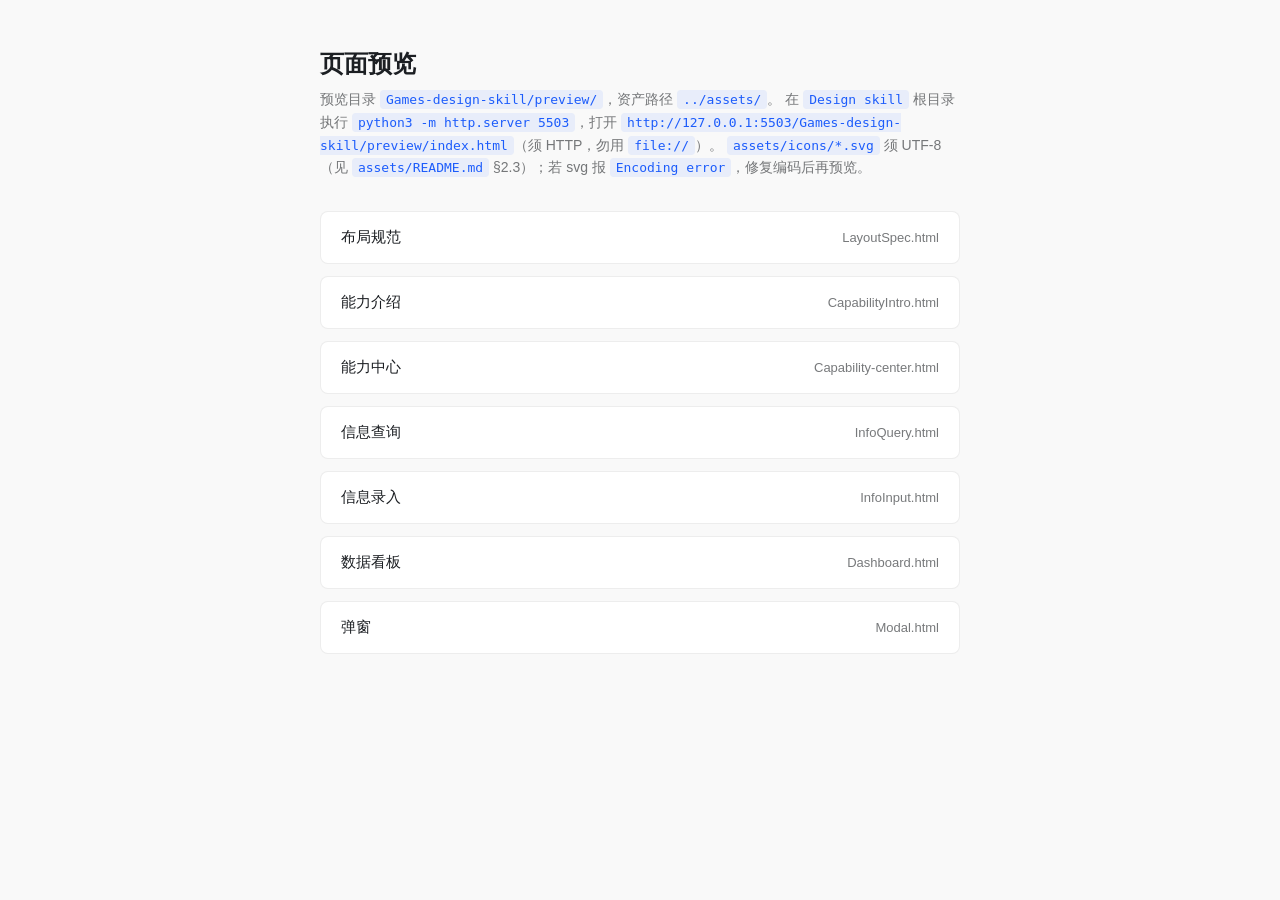
<file: Games-design-skill/preview/index.html>
<!DOCTYPE html>
<html lang="zh-CN">
<head>
  <meta charset="UTF-8" />
  <meta name="viewport" content="width=device-width, initial-scale=1.0" />
  <title>Games Design Skill — 预览入口</title>
  <style>
    :root {
      --text: #1c1f23;
      --muted: rgba(28, 31, 35, 0.6);
      --primary: #1c5cfb;
      --bg: #f9f9f9;
      --card: #fff;
      --border: rgba(28, 31, 35, 0.08);
      --font: "PingFang SC", -apple-system, BlinkMacSystemFont, "Microsoft YaHei", sans-serif;
    }
    * { box-sizing: border-box; }
    body {
      margin: 0;
      min-height: 100vh;
      font-family: var(--font);
      background: var(--bg);
      color: var(--text);
      padding: 48px 24px;
    }
    main {
      max-width: 640px;
      margin: 0 auto;
    }
    h1 {
      margin: 0 0 8px;
      font-size: 24px;
      font-weight: 600;
    }
    .hint {
      margin: 0 0 32px;
      font-size: 14px;
      line-height: 1.6;
      color: var(--muted);
    }
    .hint code {
      font-size: 13px;
      background: rgba(28, 92, 251, 0.08);
      color: var(--primary);
      padding: 2px 6px;
      border-radius: 4px;
    }
    ul {
      list-style: none;
      margin: 0;
      padding: 0;
      display: grid;
      gap: 12px;
    }
    a {
      display: flex;
      align-items: center;
      justify-content: space-between;
      padding: 16px 20px;
      background: var(--card);
      border: 1px solid var(--border);
      border-radius: 8px;
      color: var(--text);
      text-decoration: none;
      transition: border-color 0.15s ease, box-shadow 0.15s ease;
    }
    a:hover {
      border-color: rgba(28, 92, 251, 0.35);
      box-shadow: 0 4px 12px rgba(28, 92, 251, 0.08);
    }
    .name { font-size: 15px; font-weight: 500; }
    .file { font-size: 13px; color: var(--muted); }
  </style>
</head>
<body>
  <main>
    <h1>页面预览</h1>
    <p class="hint">
      预览目录 <code>Games-design-skill/preview/</code>，资产路径 <code>../assets/</code>。
      在 <code>Design skill</code> 根目录执行 <code>python3 -m http.server 5503</code>，打开
      <code>http://127.0.0.1:5503/Games-design-skill/preview/index.html</code>（须 HTTP，勿用 <code>file://</code>）。
      <code>assets/icons/*.svg</code> 须 UTF-8（见 <code>assets/README.md</code> §2.3）；若 svg 报 <code>Encoding error</code>，修复编码后再预览。
    </p>
    <ul>
      <li><a href="LayoutSpec.html"><span class="name">布局规范</span><span class="file">LayoutSpec.html</span></a></li>
      <li><a href="CapabilityIntro.html"><span class="name">能力介绍</span><span class="file">CapabilityIntro.html</span></a></li>
      <li><a href="Capability-center.html"><span class="name">能力中心</span><span class="file">Capability-center.html</span></a></li>
      <li><a href="InfoQuery.html"><span class="name">信息查询</span><span class="file">InfoQuery.html</span></a></li>
      <li><a href="InfoInput.html"><span class="name">信息录入</span><span class="file">InfoInput.html</span></a></li>
      <li><a href="Dashboard.html"><span class="name">数据看板</span><span class="file">Dashboard.html</span></a></li>
      <li><a href="Modal.html"><span class="name">弹窗</span><span class="file">Modal.html</span></a></li>
    </ul>
  </main>
</body>
</html>
</file>
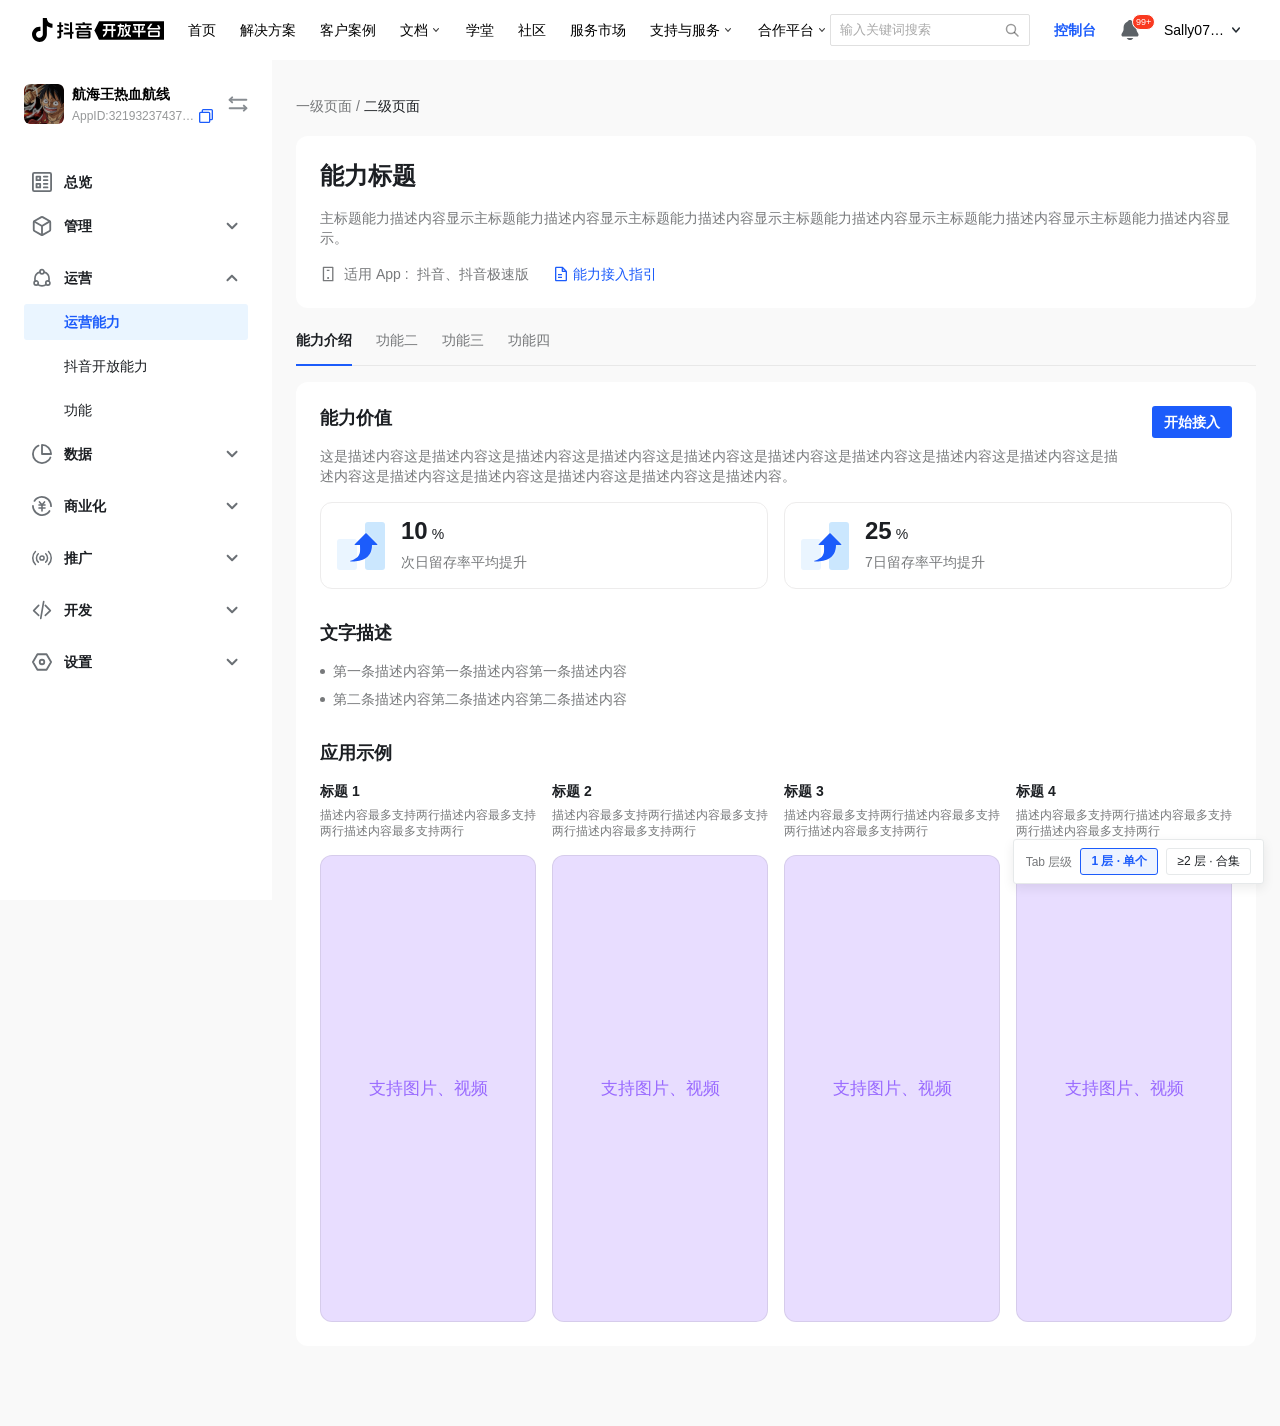
<file: Games-design-skill/preview/CapabilityIntro.html>
<!DOCTYPE html>
<html lang="zh-CN">
<head>
  <meta charset="UTF-8" />
  <meta name="viewport" content="width=device-width, initial-scale=1.0" />
  <title>能力标题 — 能力介绍</title>
  <link rel="stylesheet" href="../assets/layout-shell.css" />
  <style>
    :root {
      --primary: #1c5cfb;
      --primary-light: #edf3ff;
      --primary-bg-nav: #eaf5ff;
      --text-0: #1c1f23;
      --text-1: #171a1c;
      --text-2: rgba(28, 31, 35, 0.6);
      --text-3: rgba(23, 26, 28, 0.45);
      --bg-page: #f9f9f9;
      --bg-white: #ffffff;
      --border: #e6e9ea;
      --card-border: #edecec;
      --tab-line-border: rgba(28, 31, 35, 0.08);
      --danger: #f93920;
      --media-bg: rgba(100, 28, 255, 0.15);
      --media-text: rgba(100, 28, 255, 0.6);
      --font: "PingFang SC", -apple-system, BlinkMacSystemFont, "Microsoft YaHei", sans-serif;
      --header-h: 60px;
      --sidebar-w: 272px;
      --content-w: 1072px;
      --radius-card: 12px;
      --radius-sm: 3px;
    }

    * { box-sizing: border-box; margin: 0; padding: 0; }
    body {
      font-family: var(--font);
      font-size: 14px;
      line-height: 20px;
      color: var(--text-0);
    }

    /* Figma 1878:102224：Header 底 → 标题/内容顶 32px（由 layout-shell.css 提供，勿覆盖 padding-top） */
    .main {
      max-width: var(--content-w);
      margin: 0 auto;
      padding: 0 0 48px;
    }

    /* Breadcrumb */
    .breadcrumb {
      display: flex;
      align-items: center;
      height: 28px;
      margin-bottom: 16px;
      font-size: 14px;
    }
    .breadcrumb a, .breadcrumb .sep { color: var(--text-2); text-decoration: none; }
    .breadcrumb .sep { margin: 0 4px; }
    .breadcrumb .current { color: var(--text-0); }

    /* Cards */
    .card {
      background: var(--bg-white);
      border-radius: var(--radius-card);
      padding: 24px;
      margin-bottom: 8px;
    }
    .card:last-child { margin-bottom: 0; }

    /* intro：Figma 1878:102227，纵向 gap 16px，元信息在卡片内 */
    .card.intro {
      display: flex;
      flex-direction: column;
      gap: 16px;
      margin-bottom: 8px;
    }
    .card.intro .page-title { margin-bottom: 0; }
    .card.intro .desc { margin-bottom: 0; }

    .page-title {
      font-size: 24px;
      font-weight: 600;
      line-height: 32px;
      margin-bottom: 16px;
    }
    .desc {
      color: var(--text-2);
      font-size: 14px;
      line-height: 20px;
    }

    /* Line tabs */
    .tabs-line {
      display: flex;
      border-bottom: 1px solid var(--tab-line-border);
      margin-bottom: 16px;
      background: transparent;
    }
    .tabs-line .tab {
      padding: 16px 0 14px;
      margin-right: 24px;
      font-size: 14px;
      color: var(--text-2);
      cursor: pointer;
      border-bottom: 2px solid transparent;
      margin-bottom: -1px;
      background: none;
      border-top: none;
      border-left: none;
      border-right: none;
      font-family: inherit;
    }
    .tabs-line .tab.active {
      color: var(--text-0);
      font-weight: 600;
      border-bottom-color: var(--primary);
    }

    /* Button tabs（合集 · ≥2 层 Tab） */
    .tabs-btn {
      display: flex;
      gap: 8px;
      margin-bottom: 16px;
    }
    .tabs-btn .tab {
      padding: 8px 12px;
      border-radius: var(--radius-sm);
      font-size: 14px;
      color: var(--text-2);
      cursor: pointer;
      border: none;
      background: transparent;
      font-family: inherit;
    }
    .tabs-btn .tab.active {
      background: var(--primary-light);
      color: var(--primary);
      font-weight: 600;
    }

    .divider {
      height: 1px;
      background: var(--border);
      margin-bottom: 32px;
    }

    /* 变体切换：tabLevels ≥ 2 → 合集样式 */
    body.variant-collection .single-only { display: none !important; }
    body.variant-single .collection-only { display: none !important; }
    body.variant-collection .examples {
      justify-content: space-between;
      gap: 0;
    }
    #collection-value-header .section-title { margin-bottom: 16px; }
    #collection-value-header .desc { margin-bottom: 0; }
    #collection-sub-header { margin-bottom: 32px; }

    /* 能力价值首块：标题+描述+CTA，下方 16px 接指标卡（无分割线） */
    .value-block { margin-bottom: 32px; }
    .value-block:last-child { margin-bottom: 0; }
    .value-block .metrics { margin-top: 16px; }
    .value-block .sub-header.is-part-hidden + .metrics { margin-top: 0; }
    .value-block .sub-header { margin-bottom: 0; }

    /* Sub header row */
    .sub-header {
      display: flex;
      justify-content: space-between;
      align-items: flex-start;
      gap: 24px;
      margin-bottom: 32px;
    }
    .sub-header-left {
      flex: 1;
      display: flex;
      flex-direction: column;
      align-items: flex-start;
      gap: 16px;
    }
    .section-title {
      font-size: 18px;
      font-weight: 600;
      line-height: 24px;
      margin: 0 0 16px;
    }
    .sub-header .section-title {
      margin: 0;
    }
    .sub-header .desc {
      margin: 0;
      width: 100%;
    }
    .meta-row {
      display: flex;
      align-items: center;
      gap: 24px;
      margin: 0;
      flex-wrap: wrap;
    }
    .meta-item {
      display: flex;
      align-items: center;
      gap: 8px;
      color: var(--text-2);
      font-size: 14px;
      --meta-icon-muted: rgba(28, 31, 35, 0.6);
    }
    .meta-link {
      display: flex;
      align-items: center;
      gap: 4px;
      color: var(--primary);
      font-weight: 500;
      text-decoration: none;
      font-size: 14px;
      --meta-icon-primary: #1c5cfb;
    }
    /* Figma 16×16 元信息图标，SVG 可通过 CSS 变量染色 */
    .meta-icon {
      width: 16px;
      height: 16px;
      min-width: 16px;
      min-height: 16px;
      flex-shrink: 0;
      display: inline-flex;
      align-items: center;
      justify-content: center;
    }
    .meta-icon svg,
    .meta-icon img {
      display: block;
      width: 16px;
      height: 16px;
    }
    .btn-primary {
      background: var(--primary);
      color: #fff;
      border: none;
      border-radius: var(--radius-sm);
      padding: 6px 12px;
      font-size: 14px;
      font-weight: 600;
      line-height: 20px;
      cursor: pointer;
      font-family: inherit;
      white-space: nowrap;
    }
    .btn-primary:hover { background: #1649d4; }

    .block { margin-bottom: 32px; }
    .block:last-child { margin-bottom: 0; }

    .info-sections {
      display: flex;
      flex-direction: column;
      gap: 32px;
    }
    .info-sections .block,
    .info-sections .value-block { margin-bottom: 0; }
    .info-section.is-hidden { display: none; }
    .is-part-hidden { display: none !important; }
    .info-sections.is-empty { display: none; }
    .card.info.is-content-empty { display: none; }

    /* 能力价值卡片：最少 2、最多 4，按 data-count 均分整行 */
    .metrics {
      display: grid;
      gap: 16px;
      margin-top: 16px;
      width: 100%;
    }
    .metrics[data-count="2"] { grid-template-columns: repeat(2, minmax(0, 1fr)); }
    .metrics[data-count="3"] { grid-template-columns: repeat(3, minmax(0, 1fr)); }
    .metrics[data-count="4"] { grid-template-columns: repeat(4, minmax(0, 1fr)); }
    .metric-card {
      border: 1px solid var(--card-border);
      border-radius: var(--radius-card);
      padding: 16px;
      display: flex;
      align-items: center;
      gap: 16px;
      min-width: 0;
    }
    .metric-card__body {
      flex: 1;
      min-width: 0;
    }
    /* 能力价值图标：Figma 1886:87457 · 容器与切图均为 48×48，SVG 通过 CSS 变量染色 */
    .metric-icon {
      --metric-icon-bg-0: #eaf5ff;
      --metric-icon-bg-1: #cbe7fe;
      --metric-icon-primary: #1c5cfb;
      --metric-icon-highlight: rgba(255, 255, 255, 0.1);
      width: 48px;
      height: 48px;
      min-width: 48px;
      min-height: 48px;
      flex-shrink: 0;
      display: block;
      overflow: hidden;
    }
    .metric-icon svg {
      display: block;
      width: 48px;
      height: 48px;
    }
    .metric-icon img {
      display: block;
      width: 48px;
      height: 48px;
    }
    .metric-value {
      display: inline-flex;
      align-items: baseline;
      gap: 4px;
    }
    .metric-value .num {
      font-size: 24px;
      font-weight: 700;
      line-height: 1;
      letter-spacing: 0;
    }
    .metric-value .pct {
      font-size: 14px;
      font-weight: 500;
      line-height: 1;
      margin-left: 0;
    }
    .metric-label {
      font-size: 14px;
      color: var(--text-2);
      margin-top: 8px;
    }

    /* Bullet list */
    .bullet-list { list-style: none; margin-top: 16px; }
    .bullet-list li {
      display: flex;
      align-items: flex-start;
      gap: 8px;
      color: var(--text-2);
      margin-bottom: 8px;
    }
    .bullet-list li:last-child { margin-bottom: 0; }
    .bullet-list li::before {
      content: "";
      width: 5px;
      height: 5px;
      border-radius: 50%;
      background: var(--text-2);
      margin-top: 7.5px;
      flex-shrink: 0;
    }

    /* 应用示例：1~3 项左对齐 gap 52px；4 项 justify-between（Figma 2224:32184） */
    .examples {
      display: flex;
      flex-direction: row;
      justify-content: flex-start;
      align-items: flex-start;
      gap: 52px;
      margin-top: 16px;
      width: 100%;
      max-width: 1024px;
    }
    .examples[data-count="4"] {
      justify-content: space-between;
      gap: 0;
    }
    .ex-col {
      width: 216px;
      flex: 0 0 216px;
      display: flex;
      flex-direction: column;
      align-items: flex-start;
      gap: 16px;
    }
    /* 描述区 58px：标题 20 + gap 6 + 辅助文案 32（两行） */
    .ex-col__text {
      display: flex;
      flex-direction: column;
      gap: 6px;
      height: 58px;
      flex-shrink: 0;
      width: 216px;
    }
    .ex-col h4 {
      margin: 0;
      font-size: 14px;
      font-weight: 600;
      line-height: 20px;
      height: 20px;
      color: var(--text-0);
      overflow: hidden;
      text-overflow: ellipsis;
      white-space: nowrap;
    }
    .ex-col .ex-desc {
      margin: 0;
      font-size: 12px;
      line-height: 16px;
      color: var(--text-2);
      height: 32px;
      min-height: 32px;
      max-height: 32px;
      overflow: hidden;
      display: -webkit-box;
      -webkit-box-orient: vertical;
      -webkit-line-clamp: 2;
      word-break: break-word;
    }
    .ex-media {
      width: 216px;
      height: 467px;
      flex-shrink: 0;
      border-radius: var(--radius-card);
      border: 0.5px solid rgba(0, 0, 0, 0.08);
      background: var(--media-bg);
      display: flex;
      align-items: center;
      justify-content: center;
      color: var(--media-text);
      font-size: 17px;
      font-weight: 500;
      text-align: center;
      padding: 16px;
      overflow: hidden;
    }
    .ex-media img,
    .ex-media video {
      width: 100%;
      height: 100%;
      object-fit: cover;
      border-radius: inherit;
      display: block;
    }

    /* Pagination（仅应用示例 >4 项时展示） */
    .pagination {
      display: flex;
      align-items: center;
      justify-content: center;
      gap: 4px;
      margin-top: 16px;
      height: 32px;
    }
    .pagination.is-hidden {
      display: none;
    }
    .pagination button {
      width: 32px;
      height: 32px;
      border: none;
      background: transparent;
      border-radius: var(--radius-sm);
      cursor: pointer;
      display: flex;
      align-items: center;
      justify-content: center;
      color: var(--text-0);
    }
    .pagination button:hover:not(:disabled) { background: rgba(46, 50, 56, 0.05); }
    .pagination button:disabled {
      opacity: 0.35;
      cursor: not-allowed;
    }
    .pagination .page-text {
      min-width: 44px;
      text-align: center;
      font-size: 14px;
      line-height: 32px;
    }

    .tab-panel { display: none; }
    .tab-panel.active { display: block; }

    .ico-svg { display: inline-block; vertical-align: middle; }

    /* 预览：模版选型切换条 */
    .template-switcher {
      position: fixed;
      bottom: 16px;
      right: 16px;
      z-index: 200;
      display: flex;
      align-items: center;
      gap: 8px;
      padding: 8px 12px;
      background: var(--bg-white);
      border: 1px solid var(--border);
      border-radius: var(--radius-sm);
      box-shadow: 0 4px 12px rgba(0, 0, 0, 0.08);
      font-size: 12px;
      color: var(--text-2);
    }
    .template-switcher button {
      padding: 4px 10px;
      border: 1px solid var(--border);
      border-radius: var(--radius-sm);
      background: var(--bg-white);
      font-size: 12px;
      font-family: inherit;
      cursor: pointer;
      color: var(--text-0);
    }
    .template-switcher button.active {
      background: var(--primary-light);
      border-color: var(--primary);
      color: var(--primary);
      font-weight: 600;
    }
  </style>
</head>
<body>
<!-- ===== HEADER ===== -->
<header class="header">
  <div class="header-left">
    <!-- Logo -->
    <div class="logo">
      <svg viewBox="0 0 131.947 23.9475" fill="none" xmlns="http://www.w3.org/2000/svg" preserveAspectRatio="xMidYMid meet">
        <path d="M67.0093 3.13313H131.947V21.855H67.0093L62.393 12.495L67.0093 3.13313Z" fill="var(--fill-0,black)"/>
        <path d="M17.4119 4.79438C16.7741 4.3715 16.227 3.82119 15.8036 3.17666C15.3802 2.53214 15.0893 1.80677 14.9484 1.04438C14.8863 0.699849 14.8549 0.350303 14.8546 7.62939e-06H10.81V16.5C10.7745 17.3913 10.4032 18.2343 9.77334 18.8532C9.14351 19.4722 8.30378 19.8194 7.42915 19.8225C6.88075 19.822 6.34068 19.6856 5.85543 19.425C5.30704 19.1321 4.84762 18.6918 4.52683 18.1518C4.20604 17.6118 4.03611 16.9926 4.03539 16.3613C4.03685 15.4439 4.39493 14.5646 5.03112 13.9161C5.66731 13.2676 6.52968 12.9029 7.42915 12.9019C7.76853 12.9027 8.10579 12.9565 8.42925 13.0613V8.85938C8.098 8.81061 7.76383 8.78554 7.42915 8.78438C5.45942 8.78637 3.57091 9.58528 2.1781 11.0058C0.785291 12.4263 0.00195136 14.3524 4.50623e-06 16.3613C-0.00131226 17.5805 0.285971 18.7821 0.837446 19.8639C1.38892 20.9457 2.18829 21.8757 3.16763 22.575C4.41393 23.4699 5.90129 23.9493 7.42547 23.9475C9.39505 23.945 11.2833 23.146 12.676 21.7256C14.0687 20.3051 14.8522 18.3794 14.8546 16.3706V7.99688C16.4903 9.19636 18.4546 9.84053 20.4692 9.83813V5.71313C19.3842 5.71636 18.3218 5.39709 17.4119 4.79438Z" fill="var(--fill-0,black)"/>
        <path d="M27.231 4.20004V17.6738C27.2391 17.7744 27.2262 17.8756 27.1933 17.9707C27.1603 18.0659 27.108 18.1529 27.0398 18.226C26.9716 18.2991 26.889 18.3567 26.7974 18.395C26.7059 18.4333 26.6074 18.4514 26.5085 18.4482H25.3337V20.385H27.0876C28.4241 20.385 29.2367 19.5919 29.2367 18.1538V4.20004H27.231ZM31.0917 11.85L25.3264 12.735V14.7263L31.0917 13.8413V11.85ZM31.0917 6.87378H25.3264V8.77129H31.0917V6.87378ZM40.0376 20.6794V4.20004H37.9583V20.6813L40.0376 20.6794ZM36.7559 12.075V10.1382L32.4191 9.34504V11.2988L36.7559 12.075ZM36.7559 7.92754V5.97191L32.4191 5.17879V7.13441L36.7559 7.92754ZM41.5359 13.7532L31.7774 14.6363V16.59L41.5359 15.7238V13.7532Z" fill="var(--fill-0,black)"/>
        <path d="M59.8247 9.88876H43.378V11.7319H59.8247V9.88876ZM54.2414 10.3125H56.3905L56.9145 8.06251H54.7469L54.2414 10.3125ZM43.7218 7.27126H59.4809V5.42813H52.9213L52.6327 4.26751H50.4634L50.7704 5.42813H43.7218V7.27126ZM46.8858 10.3125H49.0349L48.5293 8.06251H46.3783L46.8858 10.3125ZM46.1504 17.4375H57.1369V15.75H46.1504V17.4375ZM47.2534 18.7275C47.1315 18.729 47.0139 18.6814 46.9262 18.5951C46.8384 18.5087 46.7875 18.3906 46.7846 18.2663V15.0225C46.7841 14.9595 46.7959 14.897 46.8193 14.8387C46.8427 14.7803 46.8771 14.7273 46.9207 14.6827C46.9643 14.638 47.0162 14.6026 47.0733 14.5786C47.1304 14.5545 47.1917 14.5423 47.2534 14.5425H55.964C56.0259 14.542 56.0873 14.5541 56.1447 14.578C56.202 14.602 56.2541 14.6373 56.2979 14.682C56.3417 14.7267 56.3763 14.7798 56.3998 14.8382C56.4233 14.8967 56.4351 14.9593 56.4346 15.0225V18.2663C56.4317 18.3909 56.3806 18.5094 56.2925 18.5958C56.2043 18.6822 56.0862 18.7295 55.964 18.7275H47.2534ZM46.5181 20.6025H56.6994C57.8741 20.6025 58.5084 19.9575 58.5084 18.7594V14.5894C58.5084 13.3913 57.8741 12.7463 56.6994 12.7463H46.507C45.3323 12.7463 44.6998 13.3913 44.6998 14.5894V18.7725C44.7035 19.9706 45.3359 20.6156 46.5107 20.6156L46.5181 20.6025Z" fill="var(--fill-0,black)"/>
        <path d="M71.2433 7.74753H83.1104V6.07504H71.2433V7.74753ZM70.6329 12.9807H83.7244V11.3119H70.6366L70.6329 12.9807ZM71.0649 19.245C74.3502 17.7882 75.4367 14.5575 75.4367 9.84191V6.97504H73.7105V10.1288C73.7105 13.3294 73.2508 15.7875 71.0649 17.1207V19.245ZM79.4225 19.1832H81.1322V6.97504H79.4225V19.1832Z" fill="var(--fill-0,white)"/>
        <path d="M92.218 11.4019C93.6446 10.6519 94.6263 8.86874 94.6263 5.74499H93.1004C93.1004 7.48874 92.832 8.41499 92.2235 9.09749L92.218 11.4019ZM94.2991 8.45999L98.6709 8.47499V6.89811H94.2991V8.45999ZM98.7996 19.1231V17.3625C96.3747 16.6125 94.8727 14.175 94.5455 11.1131H93.06C93.3928 15.33 95.5327 18.3337 98.7996 19.1231ZM92.4055 19.1231C95.2459 17.94 97.9374 15.9075 97.9374 9.49124V8.97561H96.3159V9.49124C96.3159 14.4056 94.6502 16.2562 92.4055 17.3025V19.1231ZM85.6529 19.0912C87.8241 17.7262 88.7617 15.0881 88.7617 12.1294V8.51249H87.1696V11.94C87.1696 14.1544 86.5905 15.8231 85.6529 16.6575V19.0912ZM90.1148 11.7787V16.86C90.1148 17.1337 89.9953 17.3156 89.7287 17.3156H88.8959V18.8625H90.3373C91.2455 18.8625 91.7363 18.3619 91.7363 17.4375V11.3569C91.7363 10.5525 91.2896 10.0987 90.5009 10.0987H88.008L87.9638 11.5237H89.8519C89.8861 11.5196 89.9207 11.5233 89.9532 11.5347C89.9857 11.5461 90.0153 11.5649 90.0397 11.5896C90.0641 11.6143 90.0827 11.6443 90.0941 11.6774C90.1055 11.7105 90.1095 11.7458 90.1056 11.7806L90.1148 11.7787ZM88.1367 7.97436H89.6681L89.1919 5.74499H87.5851L88.1367 7.97436ZM91.9735 7.09499H85.6529V8.65686H91.9735V7.09499Z" fill="var(--fill-0,white)"/>
        <path d="M111.034 12.0844L112.062 8.41316H110.187L109.161 12.0844H111.034ZM102.782 12.0844H104.655L103.629 8.41316H101.756L102.782 12.0844ZM101.057 7.71566H112.924V6.07504H101.057V7.71566ZM100.454 14.4038H113.54V12.7669H100.454V14.4038ZM106.12 19.1775H107.859V6.92628H106.12V19.1775Z" fill="var(--fill-0,white)"/>
        <path d="M128.161 9.63752L126.926 7.25627H125.038L126.658 10.5619L127.507 9.8794H117.528L120.427 5.8294H118.419L115.564 9.74252C115 10.5169 115.445 11.5481 116.59 11.5481H127.031C128.071 11.5388 128.65 10.575 128.161 9.63752ZM118.197 17.3869C118.097 17.3889 118 17.3507 117.928 17.2805C117.855 17.2104 117.812 17.1139 117.809 17.0119V14.7619C117.809 14.71 117.819 14.6585 117.838 14.6105C117.858 14.5625 117.886 14.5189 117.922 14.4822C117.958 14.4456 118.001 14.4167 118.048 14.3971C118.096 14.3775 118.146 14.3677 118.197 14.3682H125.588C125.638 14.3679 125.689 14.3779 125.736 14.3976C125.783 14.4173 125.825 14.4463 125.861 14.4829C125.897 14.5195 125.925 14.563 125.945 14.6109C125.964 14.6588 125.974 14.7101 125.974 14.7619V17.0119C125.97 17.1135 125.928 17.2097 125.856 17.2799C125.784 17.35 125.687 17.3884 125.588 17.3869H118.197ZM117.543 19.0557H126.242C127.209 19.0557 127.729 18.525 127.729 17.5388V14.2388C127.729 13.2525 127.209 12.7219 126.242 12.7219H117.552C116.585 12.7219 116.064 13.2525 116.064 14.2388V17.5294C116.055 18.5156 116.576 19.0463 117.552 19.0463L117.543 19.0557Z" fill="var(--fill-0,white)"/>
      </svg>
    </div>

    <!-- Nav Tabs -->
    <ul class="nav-tabs">
      <li>首页</li>
      <li>解决方案</li>
      <li>客户案例</li>
      <li>文档<span class="nav-chevron"><svg viewBox="0 0 6 4" fill="none"><path fill-rule="evenodd" clip-rule="evenodd" d="M5.83961 3.81916C5.62575 4.06028 5.27902 4.06028 5.06517 3.81916L3 1.49064L0.93483 3.81916C0.720975 4.06028 0.374247 4.06028 0.160391 3.81916C-0.0534638 3.57803 -0.0534638 3.18709 0.160391 2.94596L2.61278 0.180845C2.82664 -0.0602815 3.17336 -0.0602815 3.38722 0.180845L5.83961 2.94596C6.05346 3.18709 6.05346 3.57803 5.83961 3.81916Z" fill="rgba(0,0,0,0.75)"/></svg></span></li>
      <li>学堂</li>
      <li>社区</li>
      <li>服务市场</li>
      <li>支持与服务<span class="nav-chevron"><svg viewBox="0 0 6 4" fill="none"><path fill-rule="evenodd" clip-rule="evenodd" d="M5.83961 3.81916C5.62575 4.06028 5.27902 4.06028 5.06517 3.81916L3 1.49064L0.93483 3.81916C0.720975 4.06028 0.374247 4.06028 0.160391 3.81916C-0.0534638 3.57803 -0.0534638 3.18709 0.160391 2.94596L2.61278 0.180845C2.82664 -0.0602815 3.17336 -0.0602815 3.38722 0.180845L5.83961 2.94596C6.05346 3.18709 6.05346 3.57803 5.83961 3.81916Z" fill="rgba(0,0,0,0.75)"/></svg></span></li>
      <li>合作平台<span class="nav-chevron"><svg viewBox="0 0 6 4" fill="none"><path fill-rule="evenodd" clip-rule="evenodd" d="M5.83961 3.81916C5.62575 4.06028 5.27902 4.06028 5.06517 3.81916L3 1.49064L0.93483 3.81916C0.720975 4.06028 0.374247 4.06028 0.160391 3.81916C-0.0534638 3.57803 -0.0534638 3.18709 0.160391 2.94596L2.61278 0.180845C2.82664 -0.0602815 3.17336 -0.0602815 3.38722 0.180845L5.83961 2.94596C6.05346 3.18709 6.05346 3.57803 5.83961 3.81916Z" fill="rgba(0,0,0,0.75)"/></svg></span></li>
    </ul>
  </div>

  <div class="header-right">
    <div class="search-input">
      <span>输入关键词搜索</span>
      <svg class="search-icon" viewBox="0 0 16 16" fill="none">
        <circle cx="7" cy="7" r="4.5" stroke="rgba(0,0,0,0.4)" stroke-width="1.5"/>
        <line x1="10.5" y1="10.5" x2="14" y2="14" stroke="rgba(0,0,0,0.4)" stroke-width="1.5" stroke-linecap="round"/>
      </svg>
    </div>
    <span class="console-btn">控制台</span>
    <div class="user-block">
      <div class="user-bell">
        <svg viewBox="0 0 15.1704 17.6667" fill="none" preserveAspectRatio="xMidYMid meet">
          <path d="M0.262402 12.0529C-0.448745 13.1907 0.36928 14.6667 1.71107 14.6667H4.34468L4.34493 14.67H10.8255L10.8257 14.6667H13.4593C14.8011 14.6667 15.6191 13.1907 14.908 12.0529L13.9098 10.4558C13.4798 9.7679 13.2518 8.97299 13.2518 8.16176V6.5C13.2518 4.09178 11.7508 2.03676 9.63379 1.21544C9.23774 0.491194 8.46883 0 7.58518 0C6.70154 0 5.93262 0.491195 5.53657 1.21544C3.41959 2.03676 1.91851 4.09178 1.91851 6.5V8.16176C1.91851 8.973 1.69054 9.7679 1.26058 10.4558L0.262402 12.0529Z" fill="#262D34" fill-opacity="0.75"/>
          <path d="M7.58521 17.6667C6.31268 17.6667 5.21098 16.9353 4.67748 15.87H10.4929C9.95943 16.9353 8.85773 17.6667 7.58521 17.6667Z" fill="#262D34" fill-opacity="0.75"/>
        </svg>
      </div>
      <div class="user-badge">99+</div>
      <div class="user-name-row">
        <span>Sally07…</span>
        <div class="user-chevron-wrap">
          <svg viewBox="0 0 16 16" fill="none">
            <path fill-rule="evenodd" clip-rule="evenodd" d="M11.7862 10.4255C11.501 10.747 11.0387 10.747 10.7536 10.4255L8.00002 7.32085L5.24646 10.4255C4.96132 10.747 4.49902 10.747 4.21388 10.4255C3.92874 10.104 3.92874 9.58278 4.21388 9.26128L7.48373 5.57446C7.76887 5.25296 8.23117 5.25296 8.51631 5.57446L11.7862 9.26128C12.0713 9.58278 12.0713 10.104 11.7862 10.4255Z" fill="#262D34"/>
          </svg>
        </div>
      </div>
    </div>
  </div>
</header>

<!-- ===== LAYOUT BODY ===== -->
<div class="layout-body">

  <!-- SIDEBAR -->
  <div class="sidebar-column">
  <aside class="sidebar">

    <!-- App Switcher -->
    <div class="app-switcher">
      <div class="app-switcher-info">
        <div class="app-avatar">
          <div class="avatar-bg" aria-hidden="true"></div>
          <div class="avatar-overlay"></div>
        </div>
        <div class="app-meta">
          <div class="app-name">航海王热血航线</div>
          <div class="app-id-row">
            <span class="app-id">AppID:32193237437…</span>
            <svg class="copy-icon" viewBox="0 0 16 16" fill="none">
              <path d="M4.33301 4.1432V2.60352C4.33301 2.08575 4.75273 1.66602 5.27051 1.66602H13.3955C13.9133 1.66602 14.333 2.08575 14.333 2.60352V10.7285C14.333 11.2463 13.9133 11.666 13.3955 11.666H11.8384" stroke="var(--stroke-0,#1C5CFB)" stroke-width="1.33" stroke-linecap="round" stroke-linejoin="round"/>
              <path d="M10.7295 4.33398H2.60449C2.08673 4.33398 1.66699 4.75372 1.66699 5.27148V13.3965C1.66699 13.9143 2.08673 14.334 2.60449 14.334H10.7295C11.2473 14.334 11.667 13.9143 11.667 13.3965V5.27148C11.667 4.75372 11.2473 4.33398 10.7295 4.33398Z" stroke="var(--stroke-0,#1C5CFB)" stroke-width="1.33" stroke-linejoin="round"/>
            </svg>
          </div>
        </div>
      </div>
      <svg class="switch-icon" viewBox="0 0 16 16" fill="none">
        <defs><clipPath id="cp-sw"><rect width="16" height="16" fill="white"/></clipPath></defs>
        <g clip-path="url(#cp-sw)">
          <path d="M3.334 2.666L1.334 4.666L3.334 6.666" stroke="#888D92" stroke-width="1.6" stroke-linecap="round" stroke-linejoin="round"/>
          <path d="M12.666 9.334L14.666 11.334L12.666 13.334" stroke="#888D92" stroke-width="1.6" stroke-linecap="round" stroke-linejoin="round"/>
          <path d="M1.334 4.666H14.667" stroke="#888D92" stroke-width="1.6" stroke-linecap="round" stroke-linejoin="round"/>
          <path d="M1.334 11.334H14.667" stroke="#888D92" stroke-width="1.6" stroke-linecap="round" stroke-linejoin="round"/>
        </g>
      </svg>
    </div>

    <!-- Nav Menu
         data-group: group header id
         data-parent: links child to group
    -->
    <nav class="nav-menu" id="navMenu">

      <!-- 总览 (no children) -->
      <div class="nav-group" data-group="overview" data-no-children>
        <div class="nav-group-inner">
          <div class="nav-icon">
            <svg viewBox="0 0 44 44" fill="none" preserveAspectRatio="xMidYMid meet">
              <rect x="2" y="2" width="40" height="40" rx="3" stroke="var(--stroke-0)" stroke-width="4" stroke-linejoin="round"/>
              <rect x="10" y="10" width="8" height="8" stroke="var(--stroke-0)" stroke-width="4" stroke-linejoin="round"/>
              <rect x="10" y="26" width="8" height="8" stroke="var(--stroke-0)" stroke-width="4" stroke-linejoin="round"/>
              <path d="M26 26H34M26 34H34M26 10H34M26 18H34" stroke="var(--stroke-0)" stroke-width="4" stroke-linecap="round" stroke-linejoin="round"/>
            </svg>
          </div>
          <span class="nav-group-label">总览</span>
        </div>
      </div>

      <!-- 管理 -->
      <div class="nav-group" data-group="manage">
        <div class="nav-group-inner">
          <div class="nav-icon">
            <svg viewBox="0 0 16.7811 18.3016" fill="none" preserveAspectRatio="xMidYMid meet">
              <path d="M15.9461 5.63188C15.9461 5.18028 15.7025 4.7638 15.3089 4.54241L9.00338 0.99553C8.62286 0.78149 8.15825 0.78149 7.77773 0.995531L1.47217 4.54241C1.07858 4.7638 0.835 5.18028 0.835 5.63187V12.6698C0.835 13.1213 1.07858 13.5378 1.47217 13.7592L7.77773 17.3061C8.15825 17.5201 8.62286 17.5201 9.00338 17.3061L15.3089 13.7592C15.7025 13.5378 15.9461 13.1213 15.9461 12.6698V5.63188Z" stroke="var(--stroke-0)" stroke-width="1.67"/>
              <path d="M1.21787 5.10587L8.3906 9.15075M8.39053 16.7064V9.15082M15.4738 4.90082L8.39053 9.15082" stroke="var(--stroke-0)" stroke-width="1.67" stroke-linecap="round"/>
            </svg>
          </div>
          <span class="nav-group-label">管理</span>
        </div>
        <!-- Figma Icon/Default 16×16，fill 朝上，JS 控制旋转方向 -->
        <div class="nav-arrow">
          <svg viewBox="0 0 16 16" fill="none" xmlns="http://www.w3.org/2000/svg">
            <path d="M7.19824 5.06559C7.58876 4.67507 8.22275 4.67507 8.61328 5.06559L13.0908 9.54411C13.4813 9.93463 13.4813 10.5676 13.0908 10.9582C12.7003 11.3484 12.0672 11.3486 11.6768 10.9582L7.90624 7.18669L4.13476 10.9582C3.74434 11.3486 3.11124 11.3484 2.7207 10.9582C2.33018 10.5677 2.33018 9.93464 2.7207 9.54411L7.19824 5.06559Z" fill="var(--fill-0,#6B7075)"/>
          </svg>
        </div>
      </div>
      <div class="nav-children" data-children="manage">
        <div class="nav-item" data-item="版本管理"><span class="item-label">版本管理</span></div>
        <div class="nav-item" data-item="用户反馈"><span class="item-label">用户反馈</span></div>
        <div class="nav-item" data-item="信用分"><span class="item-label">信用分</span></div>
      </div>

      <!-- 运营 -->
      <div class="nav-group" data-group="operations">
        <div class="nav-group-inner">
          <div class="nav-icon">
            <svg viewBox="0 0 20 20" fill="none">
              <g transform="translate(5.111,15.749)"><path d="M0.515 0.655C1.720 1.602 3.239 2.167 4.890 2.167C6.541 2.167 8.061 1.602 9.265 0.655" stroke="var(--stroke-0)" stroke-width="1.667" stroke-linecap="round"/></g>
              <g transform="translate(2.082,3.265)"><path d="M5.833 0.797C2.938 1.686 0.833 4.382 0.833 7.569C0.833 8.371 0.967 9.141 1.212 9.860" stroke="var(--stroke-0)" stroke-width="1.667" stroke-linecap="round"/></g>
              <g transform="translate(11.839,3.265)"><path d="M0.245 0.797C3.140 1.686 5.245 4.382 5.245 7.569C5.245 8.371 5.111 9.141 4.866 9.860" stroke="var(--stroke-0)" stroke-width="1.667" stroke-linecap="round"/></g>
              <g transform="translate(12.917,12.082)"><path d="M5 2.917A2.083 2.083 0 112.917 0.833 2.083 2.083 0 015 2.917Z" stroke="var(--stroke-0)" stroke-width="1.667" stroke-linecap="round" stroke-linejoin="round"/></g>
              <g transform="translate(1.251,12.082)"><path d="M5 2.917A2.083 2.083 0 112.917 0.833 2.083 2.083 0 015 2.917Z" stroke="var(--stroke-0)" stroke-width="1.667" stroke-linecap="round" stroke-linejoin="round"/></g>
              <g transform="translate(7.082,0.832)"><path d="M5 2.917A2.083 2.083 0 112.917 0.833 2.083 2.083 0 015 2.917Z" stroke="var(--stroke-0)" stroke-width="1.667" stroke-linecap="round" stroke-linejoin="round"/></g>
            </svg>
          </div>
          <span class="nav-group-label">运营</span>
        </div>
        <!-- Figma Icon/Default 16×16，fill 朝上，JS 控制旋转方向 -->
        <div class="nav-arrow">
          <svg viewBox="0 0 16 16" fill="none" xmlns="http://www.w3.org/2000/svg">
            <path d="M7.19824 5.06559C7.58876 4.67507 8.22275 4.67507 8.61328 5.06559L13.0908 9.54411C13.4813 9.93463 13.4813 10.5676 13.0908 10.9582C12.7003 11.3484 12.0672 11.3486 11.6768 10.9582L7.90624 7.18669L4.13476 10.9582C3.74434 11.3486 3.11124 11.3484 2.7207 10.9582C2.33018 10.5677 2.33018 9.93464 2.7207 9.54411L7.19824 5.06559Z" fill="var(--fill-0,#6B7075)"/>
          </svg>
        </div>
      </div>
      <div class="nav-children open" data-children="operations">
        <div class="nav-item active" data-item="运营能力"><span class="item-label">运营能力</span></div>
        <div class="nav-item" data-item="抖音开放能力"><span class="item-label">抖音开放能力</span></div>
        <div class="nav-item" data-item="功能"><span class="item-label">功能</span></div>
      </div>

      <!-- 数据 -->
      <div class="nav-group" data-group="data">
        <div class="nav-group-inner">
          <div class="nav-icon">
            <svg viewBox="0 0 17.5997 17.6003" fill="none" preserveAspectRatio="xMidYMid meet">
              <path d="M5.73777 1.40749C4.75997 1.81295 3.88 2.40675 3.14311 3.14363C1.69541 4.59133 0.799992 6.59131 0.799992 8.80043C0.799992 13.2187 4.38168 16.8003 8.79991 16.8003C11.009 16.8003 13.009 15.9049 14.4567 14.4572C15.1936 13.7203 15.7874 12.8404 16.1928 11.8626" stroke="var(--stroke-0)" stroke-width="1.6" stroke-linecap="round" stroke-linejoin="round"/>
              <path d="M8.79975 8.79991H16.7997C16.7997 4.38168 13.218 0.799992 8.79975 0.799992L8.79975 8.79991Z" stroke="var(--stroke-0)" stroke-width="1.6" stroke-linejoin="round"/>
            </svg>
          </div>
          <span class="nav-group-label">数据</span>
        </div>
        <!-- Figma Icon/Default 16×16，fill 朝上，JS 控制旋转方向 -->
        <div class="nav-arrow">
          <svg viewBox="0 0 16 16" fill="none" xmlns="http://www.w3.org/2000/svg">
            <path d="M7.19824 5.06559C7.58876 4.67507 8.22275 4.67507 8.61328 5.06559L13.0908 9.54411C13.4813 9.93463 13.4813 10.5676 13.0908 10.9582C12.7003 11.3484 12.0672 11.3486 11.6768 10.9582L7.90624 7.18669L4.13476 10.9582C3.74434 11.3486 3.11124 11.3484 2.7207 10.9582C2.33018 10.5677 2.33018 9.93464 2.7207 9.54411L7.19824 5.06559Z" fill="var(--fill-0,#6B7075)"/>
          </svg>
        </div>
      </div>
      <div class="nav-children" data-children="data">
        <div class="nav-item" data-item="用户分析"><span class="item-label">用户分析</span></div>
        <div class="nav-item" data-item="性能分析"><span class="item-label">性能分析</span></div>
        <div class="nav-item" data-item="自定义分析"><span class="item-label">自定义分析</span></div>
      </div>

      <!-- 商业化 -->
      <div class="nav-group" data-group="commerce">
        <div class="nav-group-inner">
          <div class="nav-icon">
            <svg viewBox="0 0 18.67 18.7789" fill="none" preserveAspectRatio="xMidYMid meet">
              <path d="M6.97343 5.57824L9.33437 8.41137L11.6953 5.57824" stroke="var(--stroke-0)" stroke-width="1.5" stroke-linecap="round"/>
              <path d="M2.25158 4.63383C2.25158 4.63383 5.793 -0.796371 11.9314 1.32849C18.0699 3.45336 17.8338 9.59181 17.8338 9.59181" stroke="var(--stroke-0)" stroke-width="1.67" stroke-linecap="round"/>
              <path d="M16.4172 14.0776C16.4172 14.0776 13.5841 19.2717 7.20955 17.6191C0.835 15.9664 0.835 9.35576 0.835 9.35576" stroke="var(--stroke-0)" stroke-width="1.67" stroke-linecap="round"/>
              <path d="M6.50126 11.2445H12.1675M6.50126 8.41138H12.1675M9.33442 8.41138V14.0776" stroke="var(--stroke-0)" stroke-width="1.5" stroke-linecap="round"/>
            </svg>
          </div>
          <span class="nav-group-label">商业化</span>
        </div>
        <!-- Figma Icon/Default 16×16，fill 朝上，JS 控制旋转方向 -->
        <div class="nav-arrow">
          <svg viewBox="0 0 16 16" fill="none" xmlns="http://www.w3.org/2000/svg">
            <path d="M7.19824 5.06559C7.58876 4.67507 8.22275 4.67507 8.61328 5.06559L13.0908 9.54411C13.4813 9.93463 13.4813 10.5676 13.0908 10.9582C12.7003 11.3484 12.0672 11.3486 11.6768 10.9582L7.90624 7.18669L4.13476 10.9582C3.74434 11.3486 3.11124 11.3484 2.7207 10.9582C2.33018 10.5677 2.33018 9.93464 2.7207 9.54411L7.19824 5.06559Z" fill="var(--fill-0,#6B7075)"/>
          </svg>
        </div>
      </div>
      <div class="nav-children" data-children="commerce">
        <div class="nav-item" data-item="流量主"><span class="item-label">流量主</span></div>
        <div class="nav-item" data-item="虚拟支付"><span class="item-label">虚拟支付</span></div>
      </div>

      <!-- 推广 -->
      <div class="nav-group" data-group="promotion">
        <div class="nav-group-inner">
          <div class="nav-icon">
            <svg viewBox="0 0 19.9423 14.5" fill="none" preserveAspectRatio="xMidYMid meet">
              <path d="M9.97122 9.33918C11.1287 9.33918 12.067 8.40378 12.067 7.24997C12.067 6.09617 11.1287 5.16082 9.97122 5.16082C8.81382 5.16082 7.87552 6.09617 7.87552 7.24997C7.87552 8.40378 8.81382 9.33918 9.97122 9.33918Z" stroke="var(--stroke-0)" stroke-width="1.5"/>
              <path d="M6.2827 3.0553C3.82373 5.34704 3.82373 9.06263 6.2827 11.3544M13.6597 11.3544C16.1186 9.06263 16.1186 5.34704 13.6597 3.0553" stroke="var(--stroke-0)" stroke-width="1.5" stroke-linecap="round"/>
              <path d="M3.45082 0.75C-0.150275 4.33986 -0.150275 10.1601 3.45082 13.75M16.4915 13.75C20.0926 10.1601 20.0926 4.33986 16.4915 0.75" stroke="var(--stroke-0)" stroke-width="1.5" stroke-linecap="round"/>
            </svg>
          </div>
          <span class="nav-group-label">推广</span>
        </div>
        <!-- Figma Icon/Default 16×16，fill 朝上，JS 控制旋转方向 -->
        <div class="nav-arrow">
          <svg viewBox="0 0 16 16" fill="none" xmlns="http://www.w3.org/2000/svg">
            <path d="M7.19824 5.06559C7.58876 4.67507 8.22275 4.67507 8.61328 5.06559L13.0908 9.54411C13.4813 9.93463 13.4813 10.5676 13.0908 10.9582C12.7003 11.3484 12.0672 11.3486 11.6768 10.9582L7.90624 7.18669L4.13476 10.9582C3.74434 11.3486 3.11124 11.3484 2.7207 10.9582C2.33018 10.5677 2.33018 9.93464 2.7207 9.54411L7.19824 5.06559Z" fill="var(--fill-0,#6B7075)"/>
          </svg>
        </div>
      </div>
      <div class="nav-children" data-children="promotion">
        <div class="nav-item" data-item="发行人计划"><span class="item-label">发行人计划</span></div>
        <div class="nav-item" data-item="信息流投放"><span class="item-label">信息流投放</span></div>
        <div class="nav-item" data-item="推广资金"><span class="item-label">推广资金</span></div>
      </div>

      <!-- 开发 -->
      <div class="nav-group" data-group="develop">
        <div class="nav-group-inner">
          <div class="nav-icon">
            <svg viewBox="0 0 20 20" fill="none">
              <g transform="translate(0.832,4.583)"><path d="M5.833 0.833L0.833 6.013L5.833 10.833" stroke="var(--stroke-0)" stroke-width="1.667" stroke-linecap="round" stroke-linejoin="round"/></g>
              <g transform="translate(12.5,4.583)"><path d="M0.833 0.833L5.833 6.013L0.833 10.833" stroke="var(--stroke-0)" stroke-width="1.667" stroke-linecap="round" stroke-linejoin="round"/></g>
              <g transform="translate(7.917,0.833)"><path d="M3.750 0.833L0.833 17.500" stroke="var(--stroke-0)" stroke-width="1.667" stroke-linecap="round"/></g>
            </svg>
          </div>
          <span class="nav-group-label">开发</span>
        </div>
        <!-- Figma Icon/Default 16×16，fill 朝上，JS 控制旋转方向 -->
        <div class="nav-arrow">
          <svg viewBox="0 0 16 16" fill="none" xmlns="http://www.w3.org/2000/svg">
            <path d="M7.19824 5.06559C7.58876 4.67507 8.22275 4.67507 8.61328 5.06559L13.0908 9.54411C13.4813 9.93463 13.4813 10.5676 13.0908 10.9582C12.7003 11.3484 12.0672 11.3486 11.6768 10.9582L7.90624 7.18669L4.13476 10.9582C3.74434 11.3486 3.11124 11.3484 2.7207 10.9582C2.33018 10.5677 2.33018 9.93464 2.7207 9.54411L7.19824 5.06559Z" fill="var(--fill-0,#6B7075)"/>
          </svg>
        </div>
      </div>
      <div class="nav-children" data-children="develop">
        <div class="nav-item" data-item="开发设置"><span class="item-label">开发设置</span></div>
      </div>

      <!-- 设置 -->
      <div class="nav-group" data-group="settings">
        <div class="nav-group-inner">
          <div class="nav-icon">
            <svg viewBox="0 0 18.3333 15.8333" fill="none" preserveAspectRatio="xMidYMid meet">
              <path d="M13.3335 15L17.5 7.91667L13.3335 0.833333H5.00007L0.833333 7.91667L5.00007 15H13.3335Z" stroke="var(--stroke-0)" stroke-width="1.667" stroke-linejoin="round"/>
              <path d="M9.16667 10C10.3173 10 11.25 9.067 11.25 7.917C11.25 6.766 10.3173 5.833 9.16667 5.833C8.01607 5.833 7.08333 6.766 7.08333 7.917C7.08333 9.067 8.01607 10 9.16667 10Z" stroke="var(--stroke-0)" stroke-width="1.667" stroke-linejoin="round"/>
            </svg>
          </div>
          <span class="nav-group-label">设置</span>
        </div>
        <!-- Figma Icon/Default 16×16，fill 朝上，JS 控制旋转方向 -->
        <div class="nav-arrow">
          <svg viewBox="0 0 16 16" fill="none" xmlns="http://www.w3.org/2000/svg">
            <path d="M7.19824 5.06559C7.58876 4.67507 8.22275 4.67507 8.61328 5.06559L13.0908 9.54411C13.4813 9.93463 13.4813 10.5676 13.0908 10.9582C12.7003 11.3484 12.0672 11.3486 11.6768 10.9582L7.90624 7.18669L4.13476 10.9582C3.74434 11.3486 3.11124 11.3484 2.7207 10.9582C2.33018 10.5677 2.33018 9.93464 2.7207 9.54411L7.19824 5.06559Z" fill="var(--fill-0,#6B7075)"/>
          </svg>
        </div>
      </div>
      <div class="nav-children" data-children="settings">
        <div class="nav-item" data-item="基础设置"><span class="item-label">基础设置</span></div>
        <div class="nav-item" data-item="团队协作"><span class="item-label">团队协作</span></div>
      </div>

    </nav>
  </aside>
  </div><!-- sidebar-column -->

    <div class="content-area">
      <main class="main">
        <nav class="breadcrumb" aria-label="面包屑">
          <a href="#">一级页面</a>
          <span class="sep">/</span>
          <span class="current">二级页面</span>
        </nav>

        <section class="card intro">
          <h1 class="page-title">能力标题</h1>
          <p class="desc">
            主标题能力描述内容显示主标题能力描述内容显示主标题能力描述内容显示主标题能力描述内容显示主标题能力描述内容显示主标题能力描述内容显示。
          </p>
          <div class="meta-row single-only" id="intro-meta">
            <div class="meta-item">
              <img class="meta-icon" src="../assets/icons/icon-mobile-app.svg" width="16" height="16" alt="" aria-hidden="true">
              <span>适用 App :</span>
              <span>抖音、抖音极速版</span>
            </div>
            <a class="meta-link" href="#">
              <img class="meta-icon" src="../assets/icons/icon-brief-stroked.svg" width="16" height="16" alt="" aria-hidden="true">
              能力接入指引
            </a>
          </div>
        </section>

        <div class="tabs-line collection-only" id="tabs-sub" role="tablist" aria-label="子能力"></div>

        <div class="tabs-line single-only" id="tabs-function-line" role="tablist" aria-label="功能"></div>
        <div class="tabs-btn collection-only" id="tabs-function-btn" role="tablist" aria-label="功能"></div>

        <section class="card info tab-panel active" data-panel="0">
          <div class="sub-header collection-only" id="collection-sub-header">
            <div class="sub-header-left">
              <h2 class="section-title" id="sub-capability-title">子能力标题</h2>
              <p class="desc" id="sub-capability-desc">
                标题能力描述内容显示标题能力描述内容显示标题能力描述内容显示标题能力描述内容显示标题能力描述内容显示标题能力。
              </p>
              <div class="meta-row" id="info-meta">
                <div class="meta-item">
                  <img class="meta-icon" src="../assets/icons/icon-mobile-app.svg" width="16" height="16" alt="" aria-hidden="true">
                  <span>适用 App :</span>
                  <span>抖音、抖音极速版</span>
                </div>
                <a class="meta-link" href="#">
                  <img class="meta-icon" src="../assets/icons/icon-brief-stroked.svg" width="16" height="16" alt="" aria-hidden="true">
                  能力接入指引
                </a>
              </div>
            </div>
            <button type="button" class="btn-primary" id="collection-cta">开始接入</button>
          </div>
          <div class="divider collection-only" id="collection-divider"></div>

          <div class="info-sections" id="info-sections">
          <div class="value-block info-section" data-section="capabilityValue" id="section-capability-value">
            <div class="sub-header single-only" id="single-value-header">
              <div class="sub-header-left">
                <h2 class="section-title" id="capability-value-title">能力价值</h2>
                <p class="desc" id="capability-value-intro">
                  这是描述内容这是描述内容这是描述内容这是描述内容这是描述内容这是描述内容这是描述内容这是描述内容这是描述内容这是描述内容这是描述内容这是描述内容这是描述内容这是描述内容这是描述内容。
                </p>
              </div>
              <button type="button" class="btn-primary" id="capability-value-cta">开始接入</button>
            </div>
            <div class="collection-only" id="collection-value-header">
              <h2 class="section-title" id="capability-value-title-collection">能力价值</h2>
              <p class="desc" id="capability-value-intro-collection">
                这是描述内容这是描述内容这是描述内容这是描述内容这是描述内容这是描述内容这是描述内容这是描述内容这是描述内容这是描述内容这是描述内容这是描述内容这是描述内容这是描述内容这是描述内容。
              </p>
            </div>
            <div class="metrics" id="metrics-grid" data-count="2" aria-live="polite"></div>
          </div>

          <div class="block info-section" data-section="textDescription" id="section-text-description">
            <h2 class="section-title" id="text-description-title">文字描述</h2>
            <ul class="bullet-list" id="text-description-list"></ul>
          </div>

          <div class="block info-section" data-section="applicationExamples" id="section-application-examples">
            <h2 class="section-title" id="application-examples-title">应用示例</h2>
            <div class="examples" id="examples-grid" data-count="4" aria-live="polite"></div>
            <div class="pagination is-hidden" id="examples-pagination" aria-label="应用示例分页">
              <button type="button" id="examples-prev" aria-label="上一页">
                <svg width="20" height="20" viewBox="0 0 20 20" fill="none"><path d="M12 6l-4 4 4 4" stroke="#1c1f23" stroke-width="1.5" stroke-linecap="round" stroke-linejoin="round"/></svg>
              </button>
              <span class="page-text" id="examples-page-text">1 / 1</span>
              <button type="button" id="examples-next" aria-label="下一页">
                <svg width="20" height="20" viewBox="0 0 20 20" fill="none"><path d="M8 6l4 4-4 4" stroke="#1c1f23" stroke-width="1.5" stroke-linecap="round" stroke-linejoin="round"/></svg>
              </button>
            </div>
          </div>
          </div><!-- info-sections -->
        </section>

        <section class="card info tab-panel" data-panel="placeholder" hidden>
          <p class="desc" style="padding: 48px 0; text-align: center;">其他 Tab 内容可按业务配置</p>
        </section>
      </main>
    </div>
  </div><!-- layout-body -->

  <div class="template-switcher" aria-label="模版选型预览">
    <span>Tab 层级</span>
    <button type="button" data-tab-levels="1" id="switch-single">1 层 · 单个</button>
    <button type="button" data-tab-levels="2" id="switch-collection">≥2 层 · 合集</button>
  </div>

  <script>
(function () {
  const menu = document.getElementById('navMenu');
  if (!menu) return;

  function syncArrow(groupEl) {
    const id = groupEl.dataset.group;
    const children = menu.querySelector('[data-children="' + id + '"]');
    const arrow = groupEl.querySelector('.nav-arrow');
    if (!children || !arrow) return;
    const isOpen = children.classList.contains('open');
    arrow.style.transform = isOpen ? 'rotate(0deg)' : 'rotate(180deg)';
  }

  menu.querySelectorAll('.nav-group[data-group]').forEach(function (g) { syncArrow(g); });

  menu.addEventListener('click', function (e) {
    const group = e.target.closest('.nav-group[data-group]');
    const item = e.target.closest('.nav-item[data-item]');

    if (group) {
      const id = group.dataset.group;
      if (group.dataset.noChildren !== undefined) {
        menu.querySelectorAll('.nav-item.active').forEach(function (i) { i.classList.remove('active'); });
        menu.querySelectorAll('.nav-group.active').forEach(function (g) { g.classList.remove('active'); });
        group.classList.add('active');
        return;
      }
      const children = menu.querySelector('[data-children="' + id + '"]');
      if (!children) return;
      children.classList.toggle('open');
      syncArrow(group);
      return;
    }

    if (item) {
      menu.querySelectorAll('.nav-item.active').forEach(function (i) { i.classList.remove('active'); });
      item.classList.add('active');
    }
  });
})();
</script>

  <script>
    /**
     * 模版选型（见 references/CapabilityIntro.md §0）
     * tabLevels: 1 → 单个能力介绍（单层 Line Tabs，元信息在 intro）
     * tabLevels ≥ 2 → 合集能力介绍（Line 子能力 + Button 功能，元信息在 info）
     */
    var ICON_ASSETS = "../assets/icons/";
    var PAGE_TEMPLATE_CONFIG = {
      tabLevels: 1,
      page: {
        title: "能力标题",
        desc: "主标题能力描述内容显示主标题能力描述内容显示主标题能力描述内容显示主标题能力描述内容显示主标题能力描述内容显示主标题能力描述内容显示。"
      },
      subCapabilities: ["子能力一", "子能力二", "子能力三", "子能力四"],
      functionTabs: ["能力介绍", "功能二", "功能三", "功能四"],
      subCapability: {
        title: "子能力标题",
        desc: "标题能力描述内容显示标题能力描述内容显示标题能力描述内容显示标题能力描述内容显示标题能力描述内容显示标题能力。"
      }
    };

    /**
     * info 区模块配置（默认与画板一致，修改后调用 applyPageContentConfig）
     */
    var PAGE_CONTENT_CONFIG = {
      capabilityValue: {
        show: true,
        showTitle: true,
        showIntro: true,
        showMetrics: true,
        showCta: true,
        title: "能力价值",
        intro: "这是描述内容这是描述内容这是描述内容这是描述内容这是描述内容这是描述内容这是描述内容这是描述内容这是描述内容这是描述内容这是描述内容这是描述内容这是描述内容这是描述内容这是描述内容。",
        ctaText: "开始接入",
        metrics: [
          { value: "10", unit: "%", label: "次日留存率平均提升" },
          { value: "25", unit: "%", label: "7日留存率平均提升" }
        ]
      },
      textDescription: {
        show: true,
        title: "文字描述",
        items: [
          "第一条描述内容第一条描述内容第一条描述内容",
          "第二条描述内容第二条描述内容第二条描述内容"
        ]
      },
      applicationExamples: {
        show: true,
        title: "应用示例",
        items: [
          { title: "标题 1", desc: "描述内容最多支持两行描述内容最多支持两行描述内容最多支持两行" },
          { title: "标题 2", desc: "描述内容最多支持两行描述内容最多支持两行描述内容最多支持两行" },
          { title: "标题 3", desc: "描述内容最多支持两行描述内容最多支持两行描述内容最多支持两行" },
          { title: "标题 4", desc: "描述内容最多支持两行描述内容最多支持两行描述内容最多支持两行" }
        ]
      }
    };

    var METRIC_MIN = 2;
    var METRIC_MAX = 4;

    function renderCapabilityMetrics(items) {
      var grid = document.getElementById("metrics-grid");
      if (!grid) return;

      var list = (items || []).slice(0, METRIC_MAX);
      if (list.length < METRIC_MIN) {
        console.warn("[能力价值] 至少需要 " + METRIC_MIN + " 项，当前为 " + list.length);
        grid.innerHTML = "";
        grid.removeAttribute("data-count");
        return;
      }

      var count = list.length;
      grid.setAttribute("data-count", String(count));
      grid.innerHTML = "";

      list.slice(0, count).forEach(function (item) {
        var card = document.createElement("article");
        card.className = "metric-card";

        var iconWrap = document.createElement("div");
        iconWrap.className = "metric-icon";
        iconWrap.setAttribute("role", "img");
        iconWrap.setAttribute("aria-label", item.iconAria || "能力提升趋势");
        iconWrap.innerHTML =
          '<img src="' + ICON_ASSETS + 'metric-value-rise.svg" width="48" height="48" alt="">';
        card.appendChild(iconWrap);

        var body = document.createElement("div");
        body.className = "metric-card__body";

        var valueRow = document.createElement("div");
        valueRow.className = "metric-value";
        valueRow.innerHTML =
          '<span class="num">' + escapeHtml(item.value) + "</span>" +
          (item.unit != null && item.unit !== ""
            ? '<span class="pct">' + escapeHtml(item.unit) + "</span>"
            : "");

        var label = document.createElement("div");
        label.className = "metric-label";
        label.textContent = item.label || "";

        body.appendChild(valueRow);
        body.appendChild(label);
        card.appendChild(body);
        grid.appendChild(card);
      });
    }

    function escapeHtml(str) {
      return String(str)
        .replace(/&/g, "&amp;")
        .replace(/</g, "&lt;")
        .replace(/>/g, "&gt;")
        .replace(/"/g, "&quot;");
    }

    function renderTextDescription(items) {
      var listEl = document.getElementById("text-description-list");
      if (!listEl) return;
      listEl.innerHTML = "";
      (items || []).forEach(function (text) {
        var li = document.createElement("li");
        li.textContent = text;
        listEl.appendChild(li);
      });
    }

    function resolveCapabilityValueParts(cfg) {
      cfg = cfg || {};
      if (cfg.show === false) return { showSection: false };
      var showTitle = cfg.showTitle !== false && !!cfg.title;
      var showIntro = cfg.showIntro !== false && !!cfg.intro;
      var metrics = (cfg.metrics || []).slice(0, METRIC_MAX);
      var showMetrics = cfg.showMetrics !== false && metrics.length >= METRIC_MIN;
      var showCta = cfg.showCta !== false;
      return {
        showSection: showTitle || showIntro || showMetrics || showCta,
        showTitle: showTitle,
        showIntro: showIntro,
        showMetrics: showMetrics,
        showCta: showCta,
        title: cfg.title || "",
        intro: cfg.intro || "",
        ctaText: cfg.ctaText || "开始接入",
        metrics: showMetrics ? metrics : []
      };
    }

    function sectionHasContent(key, cfg) {
      if (!cfg || cfg.show === false) return false;
      if (key === "capabilityValue") return resolveCapabilityValueParts(cfg).showSection;
      if (key === "textDescription") return (cfg.items || []).length > 0;
      if (key === "applicationExamples") return (cfg.items || []).length > 0;
      return false;
    }

    function setInfoSectionVisible(key, visible) {
      var el = document.querySelector('.info-section[data-section="' + key + '"]');
      if (el) el.classList.toggle("is-hidden", !visible);
    }

    function togglePart(el, visible) {
      if (el) el.classList.toggle("is-part-hidden", !visible);
    }

    function syncInfoEmptyState() {
      var anyVisible = document.querySelectorAll(".info-section:not(.is-hidden)").length > 0;
      var sections = document.getElementById("info-sections");
      var card = document.querySelector('.card.info.tab-panel[data-panel="0"]');
      if (sections) sections.classList.toggle("is-empty", !anyVisible);
      if (card) card.classList.toggle("is-content-empty", !anyVisible);
    }

    function applyPageContentConfig(config) {
      var cfg = config || PAGE_CONTENT_CONFIG;

      var cv = cfg.capabilityValue || {};
      var cvParts = resolveCapabilityValueParts(cv);
      setInfoSectionVisible("capabilityValue", cvParts.showSection);
      if (cvParts.showSection) {
        var titleEl = document.getElementById("capability-value-title");
        var introEl = document.getElementById("capability-value-intro");
        var ctaEl = document.getElementById("capability-value-cta");
        var metricsEl = document.getElementById("metrics-grid");
        var subHeader = document.querySelector("#section-capability-value .sub-header");

        if (titleEl) {
          titleEl.textContent = cvParts.title;
          togglePart(titleEl, cvParts.showTitle);
        }
        if (introEl) {
          introEl.textContent = cvParts.intro;
          togglePart(introEl, cvParts.showIntro);
        }
        if (ctaEl) {
          ctaEl.textContent = cvParts.ctaText;
          togglePart(ctaEl, cvParts.showCta);
        }
        if (metricsEl) togglePart(metricsEl, cvParts.showMetrics);
        if (subHeader) {
          togglePart(subHeader, cvParts.showTitle || cvParts.showIntro || cvParts.showCta);
        }
        if (cvParts.showMetrics) {
          renderCapabilityMetrics(cvParts.metrics);
        } else if (metricsEl) {
          metricsEl.innerHTML = "";
          metricsEl.removeAttribute("data-count");
        }
      }

      var td = cfg.textDescription || {};
      var showTd = sectionHasContent("textDescription", td);
      setInfoSectionVisible("textDescription", showTd);
      if (showTd) {
        var tdTitle = document.getElementById("text-description-title");
        if (tdTitle && td.title) tdTitle.textContent = td.title;
        renderTextDescription(td.items);
      }

      var ex = cfg.applicationExamples || {};
      var showEx = sectionHasContent("applicationExamples", ex);
      setInfoSectionVisible("applicationExamples", showEx);
      if (showEx) {
        var exTitle = document.getElementById("application-examples-title");
        if (exTitle && ex.title) exTitle.textContent = ex.title;
        renderApplicationExamples(ex.items, 1);
      } else {
        renderApplicationExamples([], 1);
      }

      syncInfoEmptyState();
    }

    function isCollectionVariant() {
      return (PAGE_TEMPLATE_CONFIG.tabLevels || 1) >= 2;
    }

    function syncCapabilityValueTitles(cvParts) {
      var titleCol = document.getElementById("capability-value-title-collection");
      var introCol = document.getElementById("capability-value-intro-collection");
      if (titleCol) {
        titleCol.textContent = cvParts.title;
        titleCol.classList.toggle("is-part-hidden", !cvParts.showTitle);
      }
      if (introCol) {
        introCol.textContent = cvParts.intro;
        introCol.classList.toggle("is-part-hidden", !cvParts.showIntro);
      }
      var ctaCol = document.getElementById("collection-cta");
      if (ctaCol) {
        ctaCol.textContent = cvParts.ctaText;
        togglePart(ctaCol, cvParts.showCta);
      }
    }

  var _applyPageContentConfigBase = applyPageContentConfig;
  applyPageContentConfig = function (config) {
    _applyPageContentConfigBase(config);
    var cv = (config || PAGE_CONTENT_CONFIG).capabilityValue || {};
    syncCapabilityValueTitles(resolveCapabilityValueParts(cv));
  };

    function renderTabButtons(container, tabs, type) {
      if (!container) return;
      container.innerHTML = "";
      (tabs || []).forEach(function (label, i) {
        var btn = document.createElement("button");
        btn.type = "button";
        btn.className = "tab" + (i === 0 ? " active" : "");
        btn.textContent = label;
        btn.dataset[type] = String(i);
        container.appendChild(btn);
      });
    }

    function applyPageTemplate(config) {
      var cfg = config || PAGE_TEMPLATE_CONFIG;
      PAGE_TEMPLATE_CONFIG = cfg;
      var levels = cfg.tabLevels == null ? 1 : Number(cfg.tabLevels);
      var collection = levels >= 2;

      document.body.classList.toggle("variant-single", !collection);
      document.body.classList.toggle("variant-collection", collection);

      var page = cfg.page || {};
      var titleEl = document.querySelector(".card.intro .page-title");
      var descEl = document.querySelector(".card.intro .desc");
      if (titleEl && page.title) titleEl.textContent = page.title;
      if (descEl && page.desc) descEl.textContent = page.desc;

      var sub = cfg.subCapability || {};
      var subTitle = document.getElementById("sub-capability-title");
      var subDesc = document.getElementById("sub-capability-desc");
      if (subTitle && sub.title) subTitle.textContent = sub.title;
      if (subDesc && sub.desc) subDesc.textContent = sub.desc;

      var fnTabs = cfg.functionTabs || ["能力介绍", "功能二", "功能三", "功能四"];
      if (collection) {
        renderTabButtons(document.getElementById("tabs-sub"), cfg.subCapabilities, "line");
        renderTabButtons(document.getElementById("tabs-function-btn"), fnTabs, "btn");
      } else {
        renderTabButtons(document.getElementById("tabs-function-line"), fnTabs, "line");
      }

      document.querySelectorAll(".template-switcher button").forEach(function (btn) {
        var lv = Number(btn.dataset.tabLevels);
        btn.classList.toggle("active", collection ? lv >= 2 : lv === 1);
      });

      initTabSwitching();
      applyPageContentConfig(PAGE_CONTENT_CONFIG);
    }

    function initTabSwitching() {
      var lineTabs = document.querySelectorAll("#tabs-function-line .tab");
      var subTabs = document.querySelectorAll("#tabs-sub .tab");
      var btnTabs = document.querySelectorAll("#tabs-function-btn .tab");
      var mainPanel = document.querySelector('.tab-panel[data-panel="0"]');
      var placeholderPanel = document.querySelector('.tab-panel[data-panel="placeholder"]');

      function setActive(tabs, idx) {
        tabs.forEach(function (t, i) {
          t.classList.toggle("active", i === idx);
        });
      }

      function showMainPanel(show) {
        if (mainPanel) {
          mainPanel.classList.toggle("active", show);
          mainPanel.hidden = !show;
        }
        if (placeholderPanel) {
          placeholderPanel.classList.toggle("active", !show);
          placeholderPanel.hidden = show;
        }
      }

      lineTabs.forEach(function (tab, i) {
        tab.onclick = function () {
          setActive(lineTabs, i);
          showMainPanel(i === 0);
        };
      });

      subTabs.forEach(function (tab, i) {
        tab.onclick = function () {
          setActive(subTabs, i);
        };
      });

      btnTabs.forEach(function (tab, i) {
        tab.onclick = function () {
          setActive(btnTabs, i);
          showMainPanel(i === 0);
        };
      });

      showMainPanel(true);
    }

    window.PAGE_TEMPLATE_CONFIG = PAGE_TEMPLATE_CONFIG;
    window.PAGE_CONTENT_CONFIG = PAGE_CONTENT_CONFIG;
    window.applyPageTemplate = applyPageTemplate;
    window.applyPageContentConfig = applyPageContentConfig;
    window.renderCapabilityMetrics = renderCapabilityMetrics;
    window.renderTextDescription = renderTextDescription;

    var EXAMPLE_PAGE_SIZE = 4;
    var exampleCurrentPage = 1;

    function getExampleTotalPages(total) {
      return Math.max(1, Math.ceil(total / EXAMPLE_PAGE_SIZE));
    }

    function renderApplicationExamples(items, page) {
      var grid = document.getElementById("examples-grid");
      var pagination = document.getElementById("examples-pagination");
      var pageText = document.getElementById("examples-page-text");
      var prevBtn = document.getElementById("examples-prev");
      var nextBtn = document.getElementById("examples-next");
      if (!grid) return;

      var list = items || [];
      var total = list.length;
      if (total === 0) {
        grid.innerHTML = "";
        grid.removeAttribute("data-count");
        if (pagination) pagination.classList.add("is-hidden");
        return;
      }

      var needPagination = total > EXAMPLE_PAGE_SIZE;
      var totalPages = getExampleTotalPages(total);
      var currentPage = page == null ? exampleCurrentPage : page;
      if (currentPage < 1) currentPage = 1;
      if (currentPage > totalPages) currentPage = totalPages;
      exampleCurrentPage = currentPage;

      var pageItems;
      if (needPagination) {
        var start = (currentPage - 1) * EXAMPLE_PAGE_SIZE;
        pageItems = list.slice(start, start + EXAMPLE_PAGE_SIZE);
      } else {
        pageItems = list;
      }

      var colCount = Math.min(EXAMPLE_PAGE_SIZE, Math.max(1, pageItems.length));
      grid.setAttribute("data-count", String(colCount));
      grid.innerHTML = "";

      pageItems.forEach(function (item) {
        var col = document.createElement("article");
        col.className = "ex-col";

        var textBlock = document.createElement("div");
        textBlock.className = "ex-col__text";

        var title = document.createElement("h4");
        title.textContent = item.title || "";

        var desc = document.createElement("p");
        desc.className = "ex-desc";
        desc.textContent = item.desc || "";

        textBlock.appendChild(title);
        textBlock.appendChild(desc);

        var media = document.createElement("div");
        media.className = "ex-media";
        if (item.mediaSrc) {
          if (item.mediaType === "video") {
            var video = document.createElement("video");
            video.src = item.mediaSrc;
            video.controls = true;
            video.setAttribute("playsinline", "");
            media.appendChild(video);
          } else {
            var img = document.createElement("img");
            img.src = item.mediaSrc;
            img.alt = item.title || "";
            media.appendChild(img);
          }
        } else {
          media.textContent = item.mediaPlaceholder || "支持图片、视频";
        }

        col.appendChild(textBlock);
        col.appendChild(media);
        grid.appendChild(col);
      });

      if (pagination) {
        if (needPagination) {
          pagination.classList.remove("is-hidden");
          if (pageText) pageText.textContent = currentPage + " / " + totalPages;
          if (prevBtn) prevBtn.disabled = currentPage <= 1;
          if (nextBtn) nextBtn.disabled = currentPage >= totalPages;
        } else {
          pagination.classList.add("is-hidden");
        }
      }
    }

    function initApplicationExamplesPagination() {
      var prevBtn = document.getElementById("examples-prev");
      var nextBtn = document.getElementById("examples-next");
      if (prevBtn) {
        prevBtn.addEventListener("click", function () {
          if (exampleCurrentPage > 1) {
            var items = (PAGE_CONTENT_CONFIG.applicationExamples || {}).items || [];
            renderApplicationExamples(items, exampleCurrentPage - 1);
          }
        });
      }
      if (nextBtn) {
        nextBtn.addEventListener("click", function () {
          var items = (PAGE_CONTENT_CONFIG.applicationExamples || {}).items || [];
          var totalPages = getExampleTotalPages(items.length);
          if (exampleCurrentPage < totalPages) {
            renderApplicationExamples(items, exampleCurrentPage + 1);
          }
        });
      }
    }

    window.renderApplicationExamples = renderApplicationExamples;
    initApplicationExamplesPagination();

    (function () {
      var params = new URLSearchParams(window.location.search);
      if (params.has("tabs")) {
        PAGE_TEMPLATE_CONFIG.tabLevels = Number(params.get("tabs")) || 1;
      }
      document.getElementById("switch-single").addEventListener("click", function () {
        PAGE_TEMPLATE_CONFIG.tabLevels = 1;
        applyPageTemplate(PAGE_TEMPLATE_CONFIG);
      });
      document.getElementById("switch-collection").addEventListener("click", function () {
        PAGE_TEMPLATE_CONFIG.tabLevels = 2;
        applyPageTemplate(PAGE_TEMPLATE_CONFIG);
      });
      applyPageTemplate(PAGE_TEMPLATE_CONFIG);
    })();
  </script>
</body>
</html>
</file>
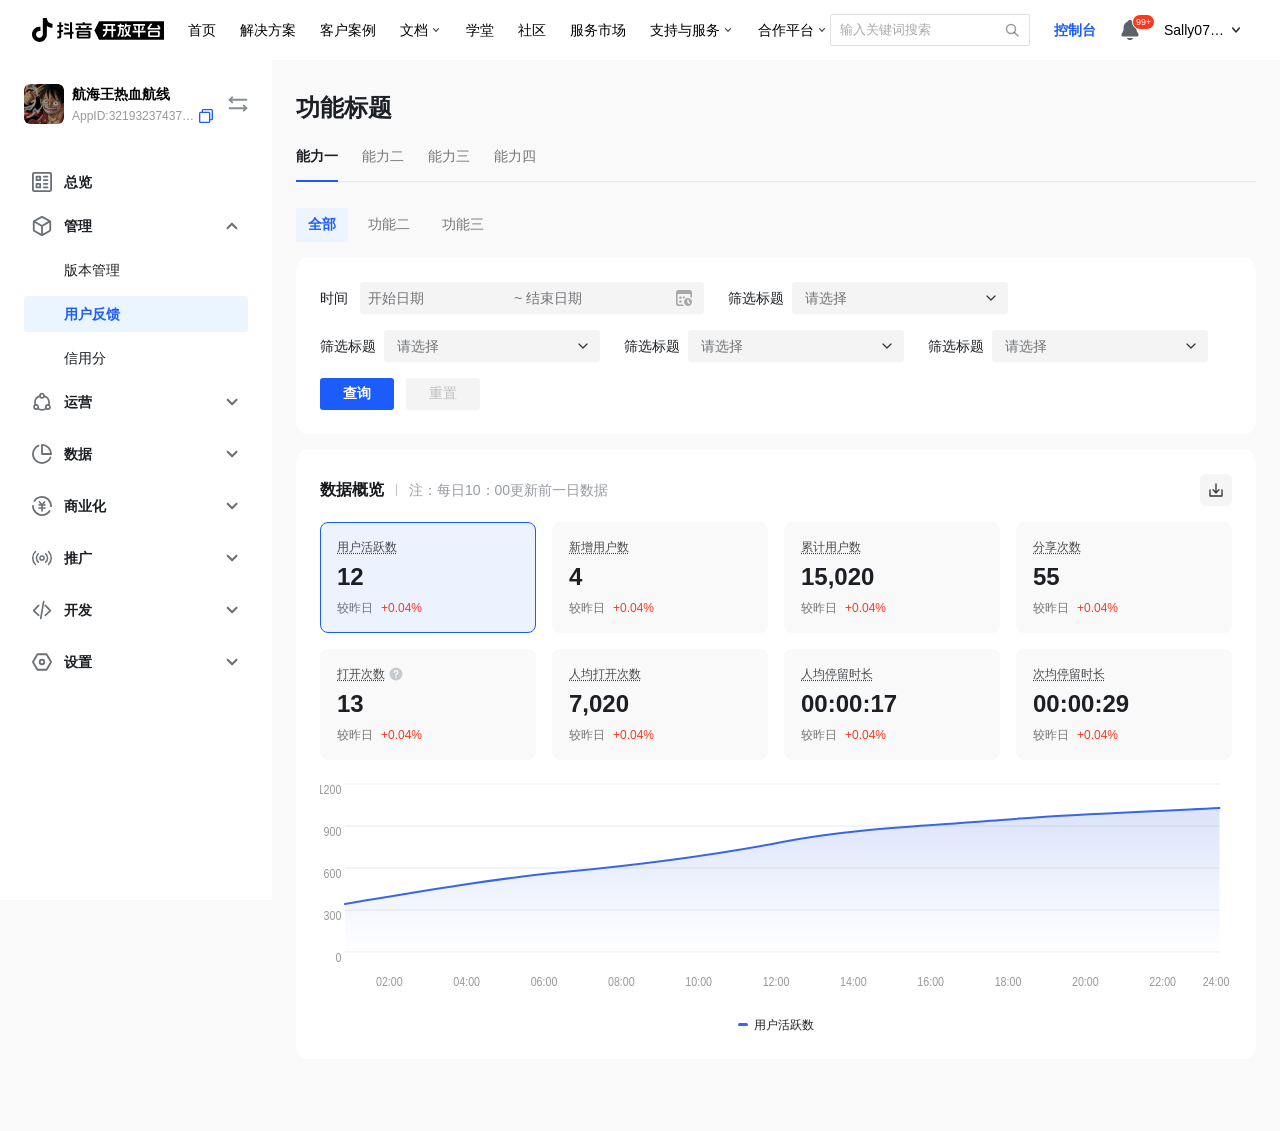
<file: Games-design-skill/preview/Dashboard.html>
<!DOCTYPE html>
<html lang="zh-CN">
<head>
  <meta charset="UTF-8" />
  <meta name="viewport" content="width=device-width, initial-scale=1.0" />
  <title>功能标题 — 数据看板</title>
  <link rel="stylesheet" href="../assets/layout-shell.css" />
  <style>
    :root {
      --primary: #1c5cfb;
      --primary-light: #edf3ff;
      --primary-bg-nav: #eaf5ff;
      --text-0: #1c1f23;
      --text-1: #171a1c;
      --text-2: rgba(28, 31, 35, 0.6);
      --text-3: rgba(23, 26, 28, 0.45);
      --text-disabled: #888d92;
      --danger: #f93920;
      --bg-page: #f9f9f9;
      --bg-white: #ffffff;
      --tab-line-border: rgba(28, 31, 35, 0.08);
      --fill-muted: rgba(46, 50, 56, 0.05);
      --font: "PingFang SC", -apple-system, BlinkMacSystemFont, "Microsoft YaHei", sans-serif;
      --header-h: 60px;
      --sidebar-w: 272px;
      --content-w: 1072px;
      --radius-card: 12px;
      --radius-sm: 3px;
    }

    * { box-sizing: border-box; margin: 0; padding: 0; }
    body {
      font-family: var(--font);
      font-size: 14px;
      line-height: 20px;
      color: var(--text-0);
    }

    /* Figma 1665:217272：Header 底 → 标题顶 32px（内容区 y=92） */
    .main {
      max-width: var(--content-w);
      margin: 0 auto;
      padding: 0 0 48px;
    }

    /* Breadcrumb */
    .breadcrumb {
      display: flex;
      align-items: center;
      height: 28px;
      margin-bottom: 16px;
      font-size: 14px;
    }
    .breadcrumb a, .breadcrumb .sep { color: var(--text-2); text-decoration: none; }
    .breadcrumb .sep { margin: 0 4px; }
    .breadcrumb .current { color: var(--text-0); }

    /* Cards */
    .card {
      background: var(--bg-white);
      border-radius: var(--radius-card);
      padding: 24px;
      margin-bottom: 8px;
    }
    .card:last-child { margin-bottom: 0; }

    /* intro：Figma 1651:114437，px32 py24，无元信息 */
    .card.intro {
      display: flex;
      flex-direction: column;
      gap: 16px;
      margin-bottom: 8px;
      padding: 24px 32px;
    }
    .card.intro .page-title { margin-bottom: 0; }
    .card.intro .desc { margin-bottom: 0; }

    .page-title {
      font-size: 24px;
      font-weight: 600;
      line-height: 32px;
      margin-bottom: 0;
    }
    .page-title-block {
      margin-bottom: 8px;
    }
    .desc {
      color: var(--text-2);
      font-size: 14px;
      line-height: 20px;
    }

    /* Tabs 1878:114793：tabs-bar + tabs-content 10px，组件高 51px；至 list 卡片 16px */
    .tabs-block {
      margin-bottom: 16px;
    }
    .tabs-line {
      display: flex;
      border-bottom: 1px solid var(--tab-line-border);
      background: transparent;
    }
    .tabs-spacer {
      height: 10px;
    }
    .tabs-line .tab {
      padding: 16px 0 14px;
      margin-right: 24px;
      font-size: 14px;
      color: var(--text-2);
      cursor: pointer;
      border-bottom: 2px solid transparent;
      margin-bottom: -1px;
      background: none;
      border-top: none;
      border-left: none;
      border-right: none;
      font-family: inherit;
    }
    .tabs-line .tab.active {
      color: var(--text-0);
      font-weight: 600;
      border-bottom-color: var(--primary);
    }

    /* Button tabs：Figma 1878:115746 */
    .tabs-btn {
      display: flex;
      gap: 8px;
      margin-bottom: 16px;
    }
    .tabs-btn .tab {
      padding: 8px 12px;
      border-radius: var(--radius-sm);
      font-size: 14px;
      color: var(--text-2);
      cursor: pointer;
      border: none;
      background: transparent;
      font-family: inherit;
    }
    .tabs-btn .tab.active {
      background: var(--primary-light);
      color: var(--primary);
      font-weight: 600;
    }

    .meta-row {
      display: flex;
      align-items: center;
      gap: 24px;
      margin: 0;
      flex-wrap: wrap;
    }
    .meta-item {
      display: flex;
      align-items: center;
      gap: 8px;
      color: var(--text-2);
      font-size: 14px;
      --meta-icon-muted: rgba(28, 31, 35, 0.6);
    }
    .meta-link {
      display: flex;
      align-items: center;
      gap: 4px;
      color: var(--primary);
      font-weight: 500;
      line-height: 20px;
      text-decoration: none;
      font-size: 14px;
      --meta-icon-primary: #1c5cfb;
    }
    /* Figma 16×16 元信息图标，SVG 可通过 CSS 变量染色 */
    .meta-icon {
      width: 16px;
      height: 16px;
      min-width: 16px;
      min-height: 16px;
      flex-shrink: 0;
      display: block;
    }
    .btn-primary {
      background: var(--primary);
      color: #fff;
      border: none;
      border-radius: var(--radius-sm);
      min-width: 80px;
      height: 32px;
      padding: 6px 12px;
      font-size: 14px;
      font-weight: 600;
      line-height: 20px;
      cursor: pointer;
      font-family: inherit;
      white-space: nowrap;
      flex-shrink: 0;
    }
    .btn-primary:hover { background: #1649d4; }

    .meta-icon-sprite,
    .table-icon-sprite {
      position: absolute;
      width: 0;
      height: 0;
      overflow: hidden;
    }

    .tab-panel { display: none; }
    .tab-panel.active { display: block; }

    /* filter-panel：Figma 1665:217963 */
    .card.filter-panel {
      padding: 24px;
      margin-bottom: 16px;
    }
    .filter-grid {
      display: flex;
      flex-wrap: wrap;
      align-items: flex-start;
      gap: 16px 24px;
      max-width: 1024px;
    }
    /* 时间组：Figma 2212:113984 标签 + DateTimeRange（无 Radio） */
    .filter-time-group {
      display: flex;
      align-items: center;
      gap: 12px;
      flex-wrap: wrap;
    }
    .filter-time-group > label {
      font-size: 14px;
      color: var(--text-0);
      white-space: nowrap;
    }
    .field-date-range {
      display: flex;
      align-items: center;
      width: 344px;
      height: 32px;
      border-radius: var(--radius-sm);
      background: rgba(46, 50, 56, 0.05);
      padding: 0 12px 0 8px;
      font-size: 14px;
      color: var(--text-0);
    }
    .field-date-range .sep {
      color: var(--text-2);
      margin: 0 4px;
    }
    .field-date-range .placeholder {
      color: var(--text-2);
      flex: 1;
    }
    .field-date-range .cal-icon,
    .field-date-range svg.cal-icon,
    .field-date-range img.cal-icon {
      flex-shrink: 0;
      margin-left: 8px;
      opacity: 0.6;
    }
    .filter-actions {
      display: flex;
      gap: 12px;
      align-items: center;
    }
    .btn-query {
      background: var(--primary);
      color: #fff;
      border: none;
      border-radius: var(--radius-sm);
      width: 74px;
      height: 32px;
      font-size: 14px;
      font-weight: 600;
      cursor: pointer;
      font-family: inherit;
    }
    .btn-query:hover { background: #1649d4; }
    .btn-reset {
      background: rgba(46, 50, 56, 0.05);
      color: rgba(23, 26, 28, 0.25);
      border: none;
      border-radius: var(--radius-sm);
      width: 74px;
      height: 32px;
      font-size: 14px;
      font-weight: 500;
      cursor: pointer;
      font-family: inherit;
    }

    /* data-panel：Figma 2212:110979 */
    .card.data-panel {
      display: flex;
      flex-direction: column;
      gap: 16px;
      padding: 24px;
    }
    .data-header {
      display: flex;
      align-items: center;
      justify-content: space-between;
      min-height: 32px;
      width: 100%;
    }
    .data-header-left {
      display: flex;
      align-items: center;
      gap: 12px;
    }
    .data-title {
      font-size: 16px;
      font-weight: 600;
      line-height: 22px;
      color: var(--text-1);
    }
    .data-note-wrap {
      display: flex;
      align-items: center;
      gap: 12px;
    }
    .data-note-divider {
      width: 1px;
      height: 12px;
      background: #bfc1c5;
      border-radius: 2px;
      flex-shrink: 0;
    }
    .data-note {
      font-size: 14px;
      line-height: 22px;
      color: #969aa0;
    }
    .btn-export {
      width: 32px;
      height: 32px;
      padding: 0;
      border: none;
      background: transparent;
      display: block;
      cursor: pointer;
      flex-shrink: 0;
      line-height: 0;
    }
    .btn-export:hover { opacity: 0.85; }

    .data-body {
      display: flex;
      flex-direction: column;
      gap: 16px;
      width: 100%;
    }
    .metric-grid {
      display: grid;
      grid-template-columns: repeat(4, 1fr);
      gap: 16px;
      width: 100%;
    }
    .metric-card {
      min-height: 107px;
      padding: 16px;
      border-radius: 8px;
      background: var(--bg-page);
      border: 1px solid transparent;
      cursor: pointer;
      display: flex;
      flex-direction: column;
      align-items: flex-start;
      justify-content: flex-start;
      gap: 8px;
      width: 100%;
      text-align: left;
      font-family: inherit;
      transition: background 0.15s ease, border-color 0.15s ease;
    }
    .metric-card.selected {
      background: rgba(28, 92, 251, 0.08);
      border-color: var(--primary);
    }
    .metric-card-head {
      display: flex;
      align-items: center;
      justify-content: flex-start;
      gap: 4px;
      width: 100%;
    }
    .metric-label {
      font-size: 12px;
      line-height: 16px;
      color: rgba(28, 31, 35, 0.8);
      text-decoration: underline;
      text-decoration-style: dotted;
      text-underline-offset: 2px;
    }
    .metric-help,
    .metric-help svg,
    .metric-help img {
      width: 14px;
      height: 14px;
      flex-shrink: 0;
      display: block;
    }
    .btn-export svg {
      display: block;
      width: 32px;
      height: 32px;
    }
    .btn-export img {
      display: block;
      width: 32px;
      height: 32px;
    }
    .metric-value {
      font-size: 24px;
      font-weight: 700;
      line-height: 1.2;
      color: var(--text-0);
      font-variant-numeric: tabular-nums;
      width: 100%;
      text-align: left;
    }
    .metric-compare {
      display: flex;
      align-items: center;
      justify-content: flex-start;
      gap: 8px;
      font-size: 12px;
      line-height: 16px;
      width: 100%;
      text-align: left;
    }
    .metric-compare .label { color: var(--text-2); }
    .metric-compare .delta { color: var(--danger); }

    .chart-block {
      width: 100%;
      display: flex;
      flex-direction: column;
      gap: 16px;
    }
    .chart-area {
      width: 100%;
      height: 223px;
    }
    .chart-legend {
      display: flex;
      align-items: center;
      justify-content: center;
      gap: 6px;
      font-size: 12px;
      color: var(--text-0);
    }
    .chart-legend-bar {
      width: 10px;
      height: 3px;
      border-radius: 2px;
      background: #3865e9;
      flex-shrink: 0;
    }
    .field-input,
    .field-select {
      height: 32px;
      border-radius: var(--radius-sm);
      background: rgba(46, 50, 56, 0.05);
      border: 1px solid transparent;
      font-family: inherit;
      font-size: 14px;
      color: var(--text-0);
    }
    .field-input {
      width: 216px;
      padding: 6px 12px 6px 36px;
      color: var(--text-2);
      background-image: url("data:image/svg+xml,%3Csvg xmlns='http://www.w3.org/2000/svg' width='16' height='16' fill='none'%3E%3Ccircle cx='7' cy='7' r='4.5' stroke='rgba(28,31,35,0.35)' stroke-width='1.5'/%3E%3Cpath stroke='rgba(28,31,35,0.35)' stroke-width='1.5' stroke-linecap='round' d='M10.5 10.5L14 14'/%3E%3C/svg%3E");
      background-repeat: no-repeat;
      background-position: 12px center;
    }
    .filter-row {
      display: flex;
      align-items: center;
      gap: 8px;
    }
    .filter-row label {
      font-size: 14px;
      color: var(--text-0);
      white-space: nowrap;
    }
    .field-select {
      width: 216px;
      padding: 0 32px 0 12px;
      appearance: none;
      color: var(--text-2);
      background-image: url("data:image/svg+xml,%3Csvg xmlns='http://www.w3.org/2000/svg' width='16' height='16' fill='none'%3E%3Cpath d='M4 6l4 4 4-4' stroke='%232E3238' stroke-width='1.2' stroke-linecap='round' stroke-linejoin='round'/%3E%3C/svg%3E");
      background-repeat: no-repeat;
      background-position: right 8px center;
    }

    .table-wrap { width: 100%; overflow-x: auto; }
    .data-table {
      width: 100%;
      min-width: 1008px;
      border-collapse: collapse;
      table-layout: fixed;
    }
    .data-table col.col-title { width: 200px; }
    .data-table col.col-text { width: 160px; }
    .data-table col.col-status { width: 120px; }
    .data-table col.col-tag { width: 120px; }
    .data-table col.col-date { width: 160px; }
    .data-table col.col-action { width: 248px; }
    .data-table thead th {
      height: 36px;
      padding: 8px 12px;
      text-align: left;
      font-size: 14px;
      font-weight: 600;
      color: var(--text-2);
      background: rgba(46, 50, 56, 0.05);
      vertical-align: middle;
    }
    .data-table tbody td {
      min-height: 64px;
      height: auto;
      padding: 16px 12px;
      border-bottom: 1px solid rgba(28, 31, 35, 0.08);
      vertical-align: middle;
      font-size: 14px;
      color: var(--text-0);
      box-sizing: border-box;
    }
    .data-table tbody tr {
      min-height: 64px;
      height: auto;
    }
    .cell-media {
      display: flex;
      align-items: center;
      gap: 12px;
      min-width: 0;
    }
    .cell-logo {
      position: relative;
      width: 32px;
      height: 32px;
      border-radius: var(--radius-sm);
      background: #2e3238;
      flex-shrink: 0;
    }
    .cell-logo svg {
      position: absolute;
      left: 5px;
      top: 5px;
      width: 22px;
      height: 22px;
      display: block;
    }
    .cell-media span {
      overflow: hidden;
      text-overflow: ellipsis;
      white-space: nowrap;
    }
    /* StatesTag §2.8.4 — 列表任务状态 */
    .state-tag {
      display: inline-flex;
      align-items: center;
      gap: 8px;
      font-size: 14px;
      font-weight: 400;
      line-height: 20px;
      color: var(--text-1);
    }
    .state-tag::before {
      content: "";
      width: 8px;
      height: 8px;
      border-radius: 50%;
      flex-shrink: 0;
    }
    .state-tag[data-state="Pending"]::before { background: #a7abb0; }
    .state-tag[data-state="underway"]::before { background: #f0b114; }
    .state-tag[data-state="succeed"]::before { background: #3bb346; }
    .state-tag[data-state="Effective"]::before { background: #1c5cfb; }
    .state-tag[data-state="Failed"]::before { background: #f93920; }

    /* Tag Small §2.8.3 — 表格标签列 */
    .ui-tag-sm {
      display: inline-flex;
      align-items: center;
      height: 20px;
      padding: 4px 6px;
      border-radius: var(--radius-sm);
      font-size: 12px;
      font-weight: 600;
      line-height: 16px;
    }
    .ui-tag-sm[data-state="Pending"] { background: rgba(136, 141, 146, 0.15); color: #41464c; }
    .ui-tag-sm[data-state="underway"] { background: rgba(252, 151, 0, 0.15); color: #b24e00; }
    .ui-tag-sm[data-state="succeed"] { background: rgba(59, 179, 70, 0.15); color: #178323; }
    .ui-tag-sm[data-state="Effective"] { background: rgba(28, 92, 251, 0.15); color: #1249d2; }
    .ui-tag-sm[data-state="Failed"] { background: rgba(249, 57, 32, 0.15); color: #d52515; }

    .data-table tbody td.col-action { background: var(--bg-white); }
    /* 操作列：横向文字链 + 更多；行默认 64px，内容多时可增高 */
    .cell-actions {
      display: flex;
      align-items: center;
      flex-wrap: wrap;
      gap: 24px;
      min-height: 32px;
      line-height: 20px;
    }
    .action-link {
      color: var(--primary);
      font-size: 14px;
      font-weight: 500;
      line-height: 20px;
      letter-spacing: -0.14px;
      text-decoration: none;
      white-space: nowrap;
      cursor: pointer;
      background: none;
      border: none;
      padding: 0;
      font-family: inherit;
    }
    .action-link:hover { opacity: 0.85; }
    .action-more {
      display: inline-flex;
      align-items: center;
      justify-content: center;
      width: 16px;
      height: 20px;
      flex-shrink: 0;
      color: var(--primary);
      cursor: pointer;
      border: none;
      padding: 0;
      background: transparent;
    }
    .action-more svg { display: block; width: 16px; height: 20px; }

    .table-footer {
      display: flex;
      align-items: center;
      justify-content: space-between;
      min-height: 32px;
      gap: 16px;
      flex-wrap: wrap;
    }
    .table-footer .summary {
      font-size: 14px;
      line-height: 20px;
      padding-top: 6px;
      color: var(--text-2);
      white-space: nowrap;
    }
    .table-pagination {
      display: flex;
      align-items: center;
      gap: 0;
      margin-left: auto;
    }
    .table-pagination .page-btn {
      min-width: 32px;
      width: 32px;
      height: 32px;
      margin: 0 4px;
      border: none;
      border-radius: var(--radius-sm);
      background: transparent;
      font-size: 14px;
      line-height: 32px;
      color: var(--text-0);
      cursor: pointer;
      font-family: inherit;
      padding: 0;
    }
    .table-pagination .page-btn:hover:not(:disabled) {
      background: rgba(46, 50, 56, 0.05);
    }
    .table-pagination .page-btn.active {
      background: var(--primary-light);
      color: var(--primary);
      font-weight: 600;
    }
    .table-pagination .page-btn:disabled {
      opacity: 0.35;
      cursor: not-allowed;
    }
    .table-pagination .page-btn.nav {
      display: flex;
      align-items: center;
      justify-content: center;
    }

    .ico-svg { display: inline-block; vertical-align: middle; }
  </style>
</head>
<body>
<!-- ===== HEADER ===== -->
<header class="header">
  <div class="header-left">
    <!-- Logo -->
    <div class="logo">
      <svg viewBox="0 0 131.947 23.9475" fill="none" xmlns="http://www.w3.org/2000/svg" preserveAspectRatio="xMidYMid meet">
        <path d="M67.0093 3.13313H131.947V21.855H67.0093L62.393 12.495L67.0093 3.13313Z" fill="var(--fill-0,black)"/>
        <path d="M17.4119 4.79438C16.7741 4.3715 16.227 3.82119 15.8036 3.17666C15.3802 2.53214 15.0893 1.80677 14.9484 1.04438C14.8863 0.699849 14.8549 0.350303 14.8546 7.62939e-06H10.81V16.5C10.7745 17.3913 10.4032 18.2343 9.77334 18.8532C9.14351 19.4722 8.30378 19.8194 7.42915 19.8225C6.88075 19.822 6.34068 19.6856 5.85543 19.425C5.30704 19.1321 4.84762 18.6918 4.52683 18.1518C4.20604 17.6118 4.03611 16.9926 4.03539 16.3613C4.03685 15.4439 4.39493 14.5646 5.03112 13.9161C5.66731 13.2676 6.52968 12.9029 7.42915 12.9019C7.76853 12.9027 8.10579 12.9565 8.42925 13.0613V8.85938C8.098 8.81061 7.76383 8.78554 7.42915 8.78438C5.45942 8.78637 3.57091 9.58528 2.1781 11.0058C0.785291 12.4263 0.00195136 14.3524 4.50623e-06 16.3613C-0.00131226 17.5805 0.285971 18.7821 0.837446 19.8639C1.38892 20.9457 2.18829 21.8757 3.16763 22.575C4.41393 23.4699 5.90129 23.9493 7.42547 23.9475C9.39505 23.945 11.2833 23.146 12.676 21.7256C14.0687 20.3051 14.8522 18.3794 14.8546 16.3706V7.99688C16.4903 9.19636 18.4546 9.84053 20.4692 9.83813V5.71313C19.3842 5.71636 18.3218 5.39709 17.4119 4.79438Z" fill="var(--fill-0,black)"/>
        <path d="M27.231 4.20004V17.6738C27.2391 17.7744 27.2262 17.8756 27.1933 17.9707C27.1603 18.0659 27.108 18.1529 27.0398 18.226C26.9716 18.2991 26.889 18.3567 26.7974 18.395C26.7059 18.4333 26.6074 18.4514 26.5085 18.4482H25.3337V20.385H27.0876C28.4241 20.385 29.2367 19.5919 29.2367 18.1538V4.20004H27.231ZM31.0917 11.85L25.3264 12.735V14.7263L31.0917 13.8413V11.85ZM31.0917 6.87378H25.3264V8.77129H31.0917V6.87378ZM40.0376 20.6794V4.20004H37.9583V20.6813L40.0376 20.6794ZM36.7559 12.075V10.1382L32.4191 9.34504V11.2988L36.7559 12.075ZM36.7559 7.92754V5.97191L32.4191 5.17879V7.13441L36.7559 7.92754ZM41.5359 13.7532L31.7774 14.6363V16.59L41.5359 15.7238V13.7532Z" fill="var(--fill-0,black)"/>
        <path d="M59.8247 9.88876H43.378V11.7319H59.8247V9.88876ZM54.2414 10.3125H56.3905L56.9145 8.06251H54.7469L54.2414 10.3125ZM43.7218 7.27126H59.4809V5.42813H52.9213L52.6327 4.26751H50.4634L50.7704 5.42813H43.7218V7.27126ZM46.8858 10.3125H49.0349L48.5293 8.06251H46.3783L46.8858 10.3125ZM46.1504 17.4375H57.1369V15.75H46.1504V17.4375ZM47.2534 18.7275C47.1315 18.729 47.0139 18.6814 46.9262 18.5951C46.8384 18.5087 46.7875 18.3906 46.7846 18.2663V15.0225C46.7841 14.9595 46.7959 14.897 46.8193 14.8387C46.8427 14.7803 46.8771 14.7273 46.9207 14.6827C46.9643 14.638 47.0162 14.6026 47.0733 14.5786C47.1304 14.5545 47.1917 14.5423 47.2534 14.5425H55.964C56.0259 14.542 56.0873 14.5541 56.1447 14.578C56.202 14.602 56.2541 14.6373 56.2979 14.682C56.3417 14.7267 56.3763 14.7798 56.3998 14.8382C56.4233 14.8967 56.4351 14.9593 56.4346 15.0225V18.2663C56.4317 18.3909 56.3806 18.5094 56.2925 18.5958C56.2043 18.6822 56.0862 18.7295 55.964 18.7275H47.2534ZM46.5181 20.6025H56.6994C57.8741 20.6025 58.5084 19.9575 58.5084 18.7594V14.5894C58.5084 13.3913 57.8741 12.7463 56.6994 12.7463H46.507C45.3323 12.7463 44.6998 13.3913 44.6998 14.5894V18.7725C44.7035 19.9706 45.3359 20.6156 46.5107 20.6156L46.5181 20.6025Z" fill="var(--fill-0,black)"/>
        <path d="M71.2433 7.74753H83.1104V6.07504H71.2433V7.74753ZM70.6329 12.9807H83.7244V11.3119H70.6366L70.6329 12.9807ZM71.0649 19.245C74.3502 17.7882 75.4367 14.5575 75.4367 9.84191V6.97504H73.7105V10.1288C73.7105 13.3294 73.2508 15.7875 71.0649 17.1207V19.245ZM79.4225 19.1832H81.1322V6.97504H79.4225V19.1832Z" fill="var(--fill-0,white)"/>
        <path d="M92.218 11.4019C93.6446 10.6519 94.6263 8.86874 94.6263 5.74499H93.1004C93.1004 7.48874 92.832 8.41499 92.2235 9.09749L92.218 11.4019ZM94.2991 8.45999L98.6709 8.47499V6.89811H94.2991V8.45999ZM98.7996 19.1231V17.3625C96.3747 16.6125 94.8727 14.175 94.5455 11.1131H93.06C93.3928 15.33 95.5327 18.3337 98.7996 19.1231ZM92.4055 19.1231C95.2459 17.94 97.9374 15.9075 97.9374 9.49124V8.97561H96.3159V9.49124C96.3159 14.4056 94.6502 16.2562 92.4055 17.3025V19.1231ZM85.6529 19.0912C87.8241 17.7262 88.7617 15.0881 88.7617 12.1294V8.51249H87.1696V11.94C87.1696 14.1544 86.5905 15.8231 85.6529 16.6575V19.0912ZM90.1148 11.7787V16.86C90.1148 17.1337 89.9953 17.3156 89.7287 17.3156H88.8959V18.8625H90.3373C91.2455 18.8625 91.7363 18.3619 91.7363 17.4375V11.3569C91.7363 10.5525 91.2896 10.0987 90.5009 10.0987H88.008L87.9638 11.5237H89.8519C89.8861 11.5196 89.9207 11.5233 89.9532 11.5347C89.9857 11.5461 90.0153 11.5649 90.0397 11.5896C90.0641 11.6143 90.0827 11.6443 90.0941 11.6774C90.1055 11.7105 90.1095 11.7458 90.1056 11.7806L90.1148 11.7787ZM88.1367 7.97436H89.6681L89.1919 5.74499H87.5851L88.1367 7.97436ZM91.9735 7.09499H85.6529V8.65686H91.9735V7.09499Z" fill="var(--fill-0,white)"/>
        <path d="M111.034 12.0844L112.062 8.41316H110.187L109.161 12.0844H111.034ZM102.782 12.0844H104.655L103.629 8.41316H101.756L102.782 12.0844ZM101.057 7.71566H112.924V6.07504H101.057V7.71566ZM100.454 14.4038H113.54V12.7669H100.454V14.4038ZM106.12 19.1775H107.859V6.92628H106.12V19.1775Z" fill="var(--fill-0,white)"/>
        <path d="M128.161 9.63752L126.926 7.25627H125.038L126.658 10.5619L127.507 9.8794H117.528L120.427 5.8294H118.419L115.564 9.74252C115 10.5169 115.445 11.5481 116.59 11.5481H127.031C128.071 11.5388 128.65 10.575 128.161 9.63752ZM118.197 17.3869C118.097 17.3889 118 17.3507 117.928 17.2805C117.855 17.2104 117.812 17.1139 117.809 17.0119V14.7619C117.809 14.71 117.819 14.6585 117.838 14.6105C117.858 14.5625 117.886 14.5189 117.922 14.4822C117.958 14.4456 118.001 14.4167 118.048 14.3971C118.096 14.3775 118.146 14.3677 118.197 14.3682H125.588C125.638 14.3679 125.689 14.3779 125.736 14.3976C125.783 14.4173 125.825 14.4463 125.861 14.4829C125.897 14.5195 125.925 14.563 125.945 14.6109C125.964 14.6588 125.974 14.7101 125.974 14.7619V17.0119C125.97 17.1135 125.928 17.2097 125.856 17.2799C125.784 17.35 125.687 17.3884 125.588 17.3869H118.197ZM117.543 19.0557H126.242C127.209 19.0557 127.729 18.525 127.729 17.5388V14.2388C127.729 13.2525 127.209 12.7219 126.242 12.7219H117.552C116.585 12.7219 116.064 13.2525 116.064 14.2388V17.5294C116.055 18.5156 116.576 19.0463 117.552 19.0463L117.543 19.0557Z" fill="var(--fill-0,white)"/>
      </svg>
    </div>

    <!-- Nav Tabs -->
    <ul class="nav-tabs">
      <li>首页</li>
      <li>解决方案</li>
      <li>客户案例</li>
      <li>文档<span class="nav-chevron"><svg viewBox="0 0 6 4" fill="none"><path fill-rule="evenodd" clip-rule="evenodd" d="M5.83961 3.81916C5.62575 4.06028 5.27902 4.06028 5.06517 3.81916L3 1.49064L0.93483 3.81916C0.720975 4.06028 0.374247 4.06028 0.160391 3.81916C-0.0534638 3.57803 -0.0534638 3.18709 0.160391 2.94596L2.61278 0.180845C2.82664 -0.0602815 3.17336 -0.0602815 3.38722 0.180845L5.83961 2.94596C6.05346 3.18709 6.05346 3.57803 5.83961 3.81916Z" fill="rgba(0,0,0,0.75)"/></svg></span></li>
      <li>学堂</li>
      <li>社区</li>
      <li>服务市场</li>
      <li>支持与服务<span class="nav-chevron"><svg viewBox="0 0 6 4" fill="none"><path fill-rule="evenodd" clip-rule="evenodd" d="M5.83961 3.81916C5.62575 4.06028 5.27902 4.06028 5.06517 3.81916L3 1.49064L0.93483 3.81916C0.720975 4.06028 0.374247 4.06028 0.160391 3.81916C-0.0534638 3.57803 -0.0534638 3.18709 0.160391 2.94596L2.61278 0.180845C2.82664 -0.0602815 3.17336 -0.0602815 3.38722 0.180845L5.83961 2.94596C6.05346 3.18709 6.05346 3.57803 5.83961 3.81916Z" fill="rgba(0,0,0,0.75)"/></svg></span></li>
      <li>合作平台<span class="nav-chevron"><svg viewBox="0 0 6 4" fill="none"><path fill-rule="evenodd" clip-rule="evenodd" d="M5.83961 3.81916C5.62575 4.06028 5.27902 4.06028 5.06517 3.81916L3 1.49064L0.93483 3.81916C0.720975 4.06028 0.374247 4.06028 0.160391 3.81916C-0.0534638 3.57803 -0.0534638 3.18709 0.160391 2.94596L2.61278 0.180845C2.82664 -0.0602815 3.17336 -0.0602815 3.38722 0.180845L5.83961 2.94596C6.05346 3.18709 6.05346 3.57803 5.83961 3.81916Z" fill="rgba(0,0,0,0.75)"/></svg></span></li>
    </ul>
  </div>

  <div class="header-right">
    <div class="search-input">
      <span>输入关键词搜索</span>
      <svg class="search-icon" viewBox="0 0 16 16" fill="none">
        <circle cx="7" cy="7" r="4.5" stroke="rgba(0,0,0,0.4)" stroke-width="1.5"/>
        <line x1="10.5" y1="10.5" x2="14" y2="14" stroke="rgba(0,0,0,0.4)" stroke-width="1.5" stroke-linecap="round"/>
      </svg>
    </div>
    <span class="console-btn">控制台</span>
    <div class="user-block">
      <div class="user-bell">
        <svg viewBox="0 0 15.1704 17.6667" fill="none" preserveAspectRatio="xMidYMid meet">
          <path d="M0.262402 12.0529C-0.448745 13.1907 0.36928 14.6667 1.71107 14.6667H4.34468L4.34493 14.67H10.8255L10.8257 14.6667H13.4593C14.8011 14.6667 15.6191 13.1907 14.908 12.0529L13.9098 10.4558C13.4798 9.7679 13.2518 8.97299 13.2518 8.16176V6.5C13.2518 4.09178 11.7508 2.03676 9.63379 1.21544C9.23774 0.491194 8.46883 0 7.58518 0C6.70154 0 5.93262 0.491195 5.53657 1.21544C3.41959 2.03676 1.91851 4.09178 1.91851 6.5V8.16176C1.91851 8.973 1.69054 9.7679 1.26058 10.4558L0.262402 12.0529Z" fill="#262D34" fill-opacity="0.75"/>
          <path d="M7.58521 17.6667C6.31268 17.6667 5.21098 16.9353 4.67748 15.87H10.4929C9.95943 16.9353 8.85773 17.6667 7.58521 17.6667Z" fill="#262D34" fill-opacity="0.75"/>
        </svg>
      </div>
      <div class="user-badge">99+</div>
      <div class="user-name-row">
        <span>Sally07…</span>
        <div class="user-chevron-wrap">
          <svg viewBox="0 0 16 16" fill="none">
            <path fill-rule="evenodd" clip-rule="evenodd" d="M11.7862 10.4255C11.501 10.747 11.0387 10.747 10.7536 10.4255L8.00002 7.32085L5.24646 10.4255C4.96132 10.747 4.49902 10.747 4.21388 10.4255C3.92874 10.104 3.92874 9.58278 4.21388 9.26128L7.48373 5.57446C7.76887 5.25296 8.23117 5.25296 8.51631 5.57446L11.7862 9.26128C12.0713 9.58278 12.0713 10.104 11.7862 10.4255Z" fill="#262D34"/>
          </svg>
        </div>
      </div>
    </div>
  </div>
</header>

<!-- ===== LAYOUT BODY ===== -->
<div class="layout-body">

  <!-- SIDEBAR -->
  <div class="sidebar-column">
  <aside class="sidebar">

    <!-- App Switcher -->
    <div class="app-switcher">
      <div class="app-switcher-info">
        <div class="app-avatar">
          <div class="avatar-bg" aria-hidden="true"></div>
          <div class="avatar-overlay"></div>
        </div>
        <div class="app-meta">
          <div class="app-name">航海王热血航线</div>
          <div class="app-id-row">
            <span class="app-id">AppID:32193237437…</span>
            <svg class="copy-icon" viewBox="0 0 16 16" fill="none">
              <path d="M4.33301 4.1432V2.60352C4.33301 2.08575 4.75273 1.66602 5.27051 1.66602H13.3955C13.9133 1.66602 14.333 2.08575 14.333 2.60352V10.7285C14.333 11.2463 13.9133 11.666 13.3955 11.666H11.8384" stroke="var(--stroke-0,#1C5CFB)" stroke-width="1.33" stroke-linecap="round" stroke-linejoin="round"/>
              <path d="M10.7295 4.33398H2.60449C2.08673 4.33398 1.66699 4.75372 1.66699 5.27148V13.3965C1.66699 13.9143 2.08673 14.334 2.60449 14.334H10.7295C11.2473 14.334 11.667 13.9143 11.667 13.3965V5.27148C11.667 4.75372 11.2473 4.33398 10.7295 4.33398Z" stroke="var(--stroke-0,#1C5CFB)" stroke-width="1.33" stroke-linejoin="round"/>
            </svg>
          </div>
        </div>
      </div>
      <svg class="switch-icon" viewBox="0 0 16 16" fill="none">
        <defs><clipPath id="cp-sw"><rect width="16" height="16" fill="white"/></clipPath></defs>
        <g clip-path="url(#cp-sw)">
          <path d="M3.334 2.666L1.334 4.666L3.334 6.666" stroke="#888D92" stroke-width="1.6" stroke-linecap="round" stroke-linejoin="round"/>
          <path d="M12.666 9.334L14.666 11.334L12.666 13.334" stroke="#888D92" stroke-width="1.6" stroke-linecap="round" stroke-linejoin="round"/>
          <path d="M1.334 4.666H14.667" stroke="#888D92" stroke-width="1.6" stroke-linecap="round" stroke-linejoin="round"/>
          <path d="M1.334 11.334H14.667" stroke="#888D92" stroke-width="1.6" stroke-linecap="round" stroke-linejoin="round"/>
        </g>
      </svg>
    </div>

    <!-- Nav Menu
         data-group: group header id
         data-parent: links child to group
    -->
    <nav class="nav-menu" id="navMenu">

      <!-- 总览 (no children) -->
      <div class="nav-group" data-group="overview" data-no-children>
        <div class="nav-group-inner">
          <div class="nav-icon">
            <svg viewBox="0 0 44 44" fill="none" preserveAspectRatio="xMidYMid meet">
              <rect x="2" y="2" width="40" height="40" rx="3" stroke="var(--stroke-0)" stroke-width="4" stroke-linejoin="round"/>
              <rect x="10" y="10" width="8" height="8" stroke="var(--stroke-0)" stroke-width="4" stroke-linejoin="round"/>
              <rect x="10" y="26" width="8" height="8" stroke="var(--stroke-0)" stroke-width="4" stroke-linejoin="round"/>
              <path d="M26 26H34M26 34H34M26 10H34M26 18H34" stroke="var(--stroke-0)" stroke-width="4" stroke-linecap="round" stroke-linejoin="round"/>
            </svg>
          </div>
          <span class="nav-group-label">总览</span>
        </div>
      </div>

      <!-- 管理 -->
      <div class="nav-group" data-group="manage">
        <div class="nav-group-inner">
          <div class="nav-icon">
            <svg viewBox="0 0 16.7811 18.3016" fill="none" preserveAspectRatio="xMidYMid meet">
              <path d="M15.9461 5.63188C15.9461 5.18028 15.7025 4.7638 15.3089 4.54241L9.00338 0.99553C8.62286 0.78149 8.15825 0.78149 7.77773 0.995531L1.47217 4.54241C1.07858 4.7638 0.835 5.18028 0.835 5.63187V12.6698C0.835 13.1213 1.07858 13.5378 1.47217 13.7592L7.77773 17.3061C8.15825 17.5201 8.62286 17.5201 9.00338 17.3061L15.3089 13.7592C15.7025 13.5378 15.9461 13.1213 15.9461 12.6698V5.63188Z" stroke="var(--stroke-0)" stroke-width="1.67"/>
              <path d="M1.21787 5.10587L8.3906 9.15075M8.39053 16.7064V9.15082M15.4738 4.90082L8.39053 9.15082" stroke="var(--stroke-0)" stroke-width="1.67" stroke-linecap="round"/>
            </svg>
          </div>
          <span class="nav-group-label">管理</span>
        </div>
        <!-- Figma Icon/Default 16×16，fill 朝上，JS 控制旋转方向 -->
        <div class="nav-arrow">
          <svg viewBox="0 0 16 16" fill="none" xmlns="http://www.w3.org/2000/svg">
            <path d="M7.19824 5.06559C7.58876 4.67507 8.22275 4.67507 8.61328 5.06559L13.0908 9.54411C13.4813 9.93463 13.4813 10.5676 13.0908 10.9582C12.7003 11.3484 12.0672 11.3486 11.6768 10.9582L7.90624 7.18669L4.13476 10.9582C3.74434 11.3486 3.11124 11.3484 2.7207 10.9582C2.33018 10.5677 2.33018 9.93464 2.7207 9.54411L7.19824 5.06559Z" fill="var(--fill-0,#6B7075)"/>
          </svg>
        </div>
      </div>
      <div class="nav-children open" data-children="manage">
        <div class="nav-item" data-item="版本管理"><span class="item-label">版本管理</span></div>
        <div class="nav-item active" data-item="用户反馈"><span class="item-label">用户反馈</span></div>
        <div class="nav-item" data-item="信用分"><span class="item-label">信用分</span></div>
      </div>

      <!-- 运营 -->
      <div class="nav-group" data-group="operations">
        <div class="nav-group-inner">
          <div class="nav-icon">
            <svg viewBox="0 0 20 20" fill="none">
              <g transform="translate(5.111,15.749)"><path d="M0.515 0.655C1.720 1.602 3.239 2.167 4.890 2.167C6.541 2.167 8.061 1.602 9.265 0.655" stroke="var(--stroke-0)" stroke-width="1.667" stroke-linecap="round"/></g>
              <g transform="translate(2.082,3.265)"><path d="M5.833 0.797C2.938 1.686 0.833 4.382 0.833 7.569C0.833 8.371 0.967 9.141 1.212 9.860" stroke="var(--stroke-0)" stroke-width="1.667" stroke-linecap="round"/></g>
              <g transform="translate(11.839,3.265)"><path d="M0.245 0.797C3.140 1.686 5.245 4.382 5.245 7.569C5.245 8.371 5.111 9.141 4.866 9.860" stroke="var(--stroke-0)" stroke-width="1.667" stroke-linecap="round"/></g>
              <g transform="translate(12.917,12.082)"><path d="M5 2.917A2.083 2.083 0 112.917 0.833 2.083 2.083 0 015 2.917Z" stroke="var(--stroke-0)" stroke-width="1.667" stroke-linecap="round" stroke-linejoin="round"/></g>
              <g transform="translate(1.251,12.082)"><path d="M5 2.917A2.083 2.083 0 112.917 0.833 2.083 2.083 0 015 2.917Z" stroke="var(--stroke-0)" stroke-width="1.667" stroke-linecap="round" stroke-linejoin="round"/></g>
              <g transform="translate(7.082,0.832)"><path d="M5 2.917A2.083 2.083 0 112.917 0.833 2.083 2.083 0 015 2.917Z" stroke="var(--stroke-0)" stroke-width="1.667" stroke-linecap="round" stroke-linejoin="round"/></g>
            </svg>
          </div>
          <span class="nav-group-label">运营</span>
        </div>
        <!-- Figma Icon/Default 16×16，fill 朝上，JS 控制旋转方向 -->
        <div class="nav-arrow">
          <svg viewBox="0 0 16 16" fill="none" xmlns="http://www.w3.org/2000/svg">
            <path d="M7.19824 5.06559C7.58876 4.67507 8.22275 4.67507 8.61328 5.06559L13.0908 9.54411C13.4813 9.93463 13.4813 10.5676 13.0908 10.9582C12.7003 11.3484 12.0672 11.3486 11.6768 10.9582L7.90624 7.18669L4.13476 10.9582C3.74434 11.3486 3.11124 11.3484 2.7207 10.9582C2.33018 10.5677 2.33018 9.93464 2.7207 9.54411L7.19824 5.06559Z" fill="var(--fill-0,#6B7075)"/>
          </svg>
        </div>
      </div>
      <div class="nav-children" data-children="operations">
        <div class="nav-item" data-item="运营能力"><span class="item-label">运营能力</span></div>
        <div class="nav-item" data-item="抖音开放能力"><span class="item-label">抖音开放能力</span></div>
        <div class="nav-item" data-item="功能"><span class="item-label">功能</span></div>
      </div>

      <!-- 数据 -->
      <div class="nav-group" data-group="data">
        <div class="nav-group-inner">
          <div class="nav-icon">
            <svg viewBox="0 0 17.5997 17.6003" fill="none" preserveAspectRatio="xMidYMid meet">
              <path d="M5.73777 1.40749C4.75997 1.81295 3.88 2.40675 3.14311 3.14363C1.69541 4.59133 0.799992 6.59131 0.799992 8.80043C0.799992 13.2187 4.38168 16.8003 8.79991 16.8003C11.009 16.8003 13.009 15.9049 14.4567 14.4572C15.1936 13.7203 15.7874 12.8404 16.1928 11.8626" stroke="var(--stroke-0)" stroke-width="1.6" stroke-linecap="round" stroke-linejoin="round"/>
              <path d="M8.79975 8.79991H16.7997C16.7997 4.38168 13.218 0.799992 8.79975 0.799992L8.79975 8.79991Z" stroke="var(--stroke-0)" stroke-width="1.6" stroke-linejoin="round"/>
            </svg>
          </div>
          <span class="nav-group-label">数据</span>
        </div>
        <!-- Figma Icon/Default 16×16，fill 朝上，JS 控制旋转方向 -->
        <div class="nav-arrow">
          <svg viewBox="0 0 16 16" fill="none" xmlns="http://www.w3.org/2000/svg">
            <path d="M7.19824 5.06559C7.58876 4.67507 8.22275 4.67507 8.61328 5.06559L13.0908 9.54411C13.4813 9.93463 13.4813 10.5676 13.0908 10.9582C12.7003 11.3484 12.0672 11.3486 11.6768 10.9582L7.90624 7.18669L4.13476 10.9582C3.74434 11.3486 3.11124 11.3484 2.7207 10.9582C2.33018 10.5677 2.33018 9.93464 2.7207 9.54411L7.19824 5.06559Z" fill="var(--fill-0,#6B7075)"/>
          </svg>
        </div>
      </div>
      <div class="nav-children" data-children="data">
        <div class="nav-item" data-item="用户分析"><span class="item-label">用户分析</span></div>
        <div class="nav-item" data-item="性能分析"><span class="item-label">性能分析</span></div>
        <div class="nav-item" data-item="自定义分析"><span class="item-label">自定义分析</span></div>
      </div>

      <!-- 商业化 -->
      <div class="nav-group" data-group="commerce">
        <div class="nav-group-inner">
          <div class="nav-icon">
            <svg viewBox="0 0 18.67 18.7789" fill="none" preserveAspectRatio="xMidYMid meet">
              <path d="M6.97343 5.57824L9.33437 8.41137L11.6953 5.57824" stroke="var(--stroke-0)" stroke-width="1.5" stroke-linecap="round"/>
              <path d="M2.25158 4.63383C2.25158 4.63383 5.793 -0.796371 11.9314 1.32849C18.0699 3.45336 17.8338 9.59181 17.8338 9.59181" stroke="var(--stroke-0)" stroke-width="1.67" stroke-linecap="round"/>
              <path d="M16.4172 14.0776C16.4172 14.0776 13.5841 19.2717 7.20955 17.6191C0.835 15.9664 0.835 9.35576 0.835 9.35576" stroke="var(--stroke-0)" stroke-width="1.67" stroke-linecap="round"/>
              <path d="M6.50126 11.2445H12.1675M6.50126 8.41138H12.1675M9.33442 8.41138V14.0776" stroke="var(--stroke-0)" stroke-width="1.5" stroke-linecap="round"/>
            </svg>
          </div>
          <span class="nav-group-label">商业化</span>
        </div>
        <!-- Figma Icon/Default 16×16，fill 朝上，JS 控制旋转方向 -->
        <div class="nav-arrow">
          <svg viewBox="0 0 16 16" fill="none" xmlns="http://www.w3.org/2000/svg">
            <path d="M7.19824 5.06559C7.58876 4.67507 8.22275 4.67507 8.61328 5.06559L13.0908 9.54411C13.4813 9.93463 13.4813 10.5676 13.0908 10.9582C12.7003 11.3484 12.0672 11.3486 11.6768 10.9582L7.90624 7.18669L4.13476 10.9582C3.74434 11.3486 3.11124 11.3484 2.7207 10.9582C2.33018 10.5677 2.33018 9.93464 2.7207 9.54411L7.19824 5.06559Z" fill="var(--fill-0,#6B7075)"/>
          </svg>
        </div>
      </div>
      <div class="nav-children" data-children="commerce">
        <div class="nav-item" data-item="流量主"><span class="item-label">流量主</span></div>
        <div class="nav-item" data-item="虚拟支付"><span class="item-label">虚拟支付</span></div>
      </div>

      <!-- 推广 -->
      <div class="nav-group" data-group="promotion">
        <div class="nav-group-inner">
          <div class="nav-icon">
            <svg viewBox="0 0 19.9423 14.5" fill="none" preserveAspectRatio="xMidYMid meet">
              <path d="M9.97122 9.33918C11.1287 9.33918 12.067 8.40378 12.067 7.24997C12.067 6.09617 11.1287 5.16082 9.97122 5.16082C8.81382 5.16082 7.87552 6.09617 7.87552 7.24997C7.87552 8.40378 8.81382 9.33918 9.97122 9.33918Z" stroke="var(--stroke-0)" stroke-width="1.5"/>
              <path d="M6.2827 3.0553C3.82373 5.34704 3.82373 9.06263 6.2827 11.3544M13.6597 11.3544C16.1186 9.06263 16.1186 5.34704 13.6597 3.0553" stroke="var(--stroke-0)" stroke-width="1.5" stroke-linecap="round"/>
              <path d="M3.45082 0.75C-0.150275 4.33986 -0.150275 10.1601 3.45082 13.75M16.4915 13.75C20.0926 10.1601 20.0926 4.33986 16.4915 0.75" stroke="var(--stroke-0)" stroke-width="1.5" stroke-linecap="round"/>
            </svg>
          </div>
          <span class="nav-group-label">推广</span>
        </div>
        <!-- Figma Icon/Default 16×16，fill 朝上，JS 控制旋转方向 -->
        <div class="nav-arrow">
          <svg viewBox="0 0 16 16" fill="none" xmlns="http://www.w3.org/2000/svg">
            <path d="M7.19824 5.06559C7.58876 4.67507 8.22275 4.67507 8.61328 5.06559L13.0908 9.54411C13.4813 9.93463 13.4813 10.5676 13.0908 10.9582C12.7003 11.3484 12.0672 11.3486 11.6768 10.9582L7.90624 7.18669L4.13476 10.9582C3.74434 11.3486 3.11124 11.3484 2.7207 10.9582C2.33018 10.5677 2.33018 9.93464 2.7207 9.54411L7.19824 5.06559Z" fill="var(--fill-0,#6B7075)"/>
          </svg>
        </div>
      </div>
      <div class="nav-children" data-children="promotion">
        <div class="nav-item" data-item="发行人计划"><span class="item-label">发行人计划</span></div>
        <div class="nav-item" data-item="信息流投放"><span class="item-label">信息流投放</span></div>
        <div class="nav-item" data-item="推广资金"><span class="item-label">推广资金</span></div>
      </div>

      <!-- 开发 -->
      <div class="nav-group" data-group="develop">
        <div class="nav-group-inner">
          <div class="nav-icon">
            <svg viewBox="0 0 20 20" fill="none">
              <g transform="translate(0.832,4.583)"><path d="M5.833 0.833L0.833 6.013L5.833 10.833" stroke="var(--stroke-0)" stroke-width="1.667" stroke-linecap="round" stroke-linejoin="round"/></g>
              <g transform="translate(12.5,4.583)"><path d="M0.833 0.833L5.833 6.013L0.833 10.833" stroke="var(--stroke-0)" stroke-width="1.667" stroke-linecap="round" stroke-linejoin="round"/></g>
              <g transform="translate(7.917,0.833)"><path d="M3.750 0.833L0.833 17.500" stroke="var(--stroke-0)" stroke-width="1.667" stroke-linecap="round"/></g>
            </svg>
          </div>
          <span class="nav-group-label">开发</span>
        </div>
        <!-- Figma Icon/Default 16×16，fill 朝上，JS 控制旋转方向 -->
        <div class="nav-arrow">
          <svg viewBox="0 0 16 16" fill="none" xmlns="http://www.w3.org/2000/svg">
            <path d="M7.19824 5.06559C7.58876 4.67507 8.22275 4.67507 8.61328 5.06559L13.0908 9.54411C13.4813 9.93463 13.4813 10.5676 13.0908 10.9582C12.7003 11.3484 12.0672 11.3486 11.6768 10.9582L7.90624 7.18669L4.13476 10.9582C3.74434 11.3486 3.11124 11.3484 2.7207 10.9582C2.33018 10.5677 2.33018 9.93464 2.7207 9.54411L7.19824 5.06559Z" fill="var(--fill-0,#6B7075)"/>
          </svg>
        </div>
      </div>
      <div class="nav-children" data-children="develop">
        <div class="nav-item" data-item="开发设置"><span class="item-label">开发设置</span></div>
      </div>

      <!-- 设置 -->
      <div class="nav-group" data-group="settings">
        <div class="nav-group-inner">
          <div class="nav-icon">
            <svg viewBox="0 0 18.3333 15.8333" fill="none" preserveAspectRatio="xMidYMid meet">
              <path d="M13.3335 15L17.5 7.91667L13.3335 0.833333H5.00007L0.833333 7.91667L5.00007 15H13.3335Z" stroke="var(--stroke-0)" stroke-width="1.667" stroke-linejoin="round"/>
              <path d="M9.16667 10C10.3173 10 11.25 9.067 11.25 7.917C11.25 6.766 10.3173 5.833 9.16667 5.833C8.01607 5.833 7.08333 6.766 7.08333 7.917C7.08333 9.067 8.01607 10 9.16667 10Z" stroke="var(--stroke-0)" stroke-width="1.667" stroke-linejoin="round"/>
            </svg>
          </div>
          <span class="nav-group-label">设置</span>
        </div>
        <!-- Figma Icon/Default 16×16，fill 朝上，JS 控制旋转方向 -->
        <div class="nav-arrow">
          <svg viewBox="0 0 16 16" fill="none" xmlns="http://www.w3.org/2000/svg">
            <path d="M7.19824 5.06559C7.58876 4.67507 8.22275 4.67507 8.61328 5.06559L13.0908 9.54411C13.4813 9.93463 13.4813 10.5676 13.0908 10.9582C12.7003 11.3484 12.0672 11.3486 11.6768 10.9582L7.90624 7.18669L4.13476 10.9582C3.74434 11.3486 3.11124 11.3484 2.7207 10.9582C2.33018 10.5677 2.33018 9.93464 2.7207 9.54411L7.19824 5.06559Z" fill="var(--fill-0,#6B7075)"/>
          </svg>
        </div>
      </div>
      <div class="nav-children" data-children="settings">
        <div class="nav-item" data-item="基础设置"><span class="item-label">基础设置</span></div>
        <div class="nav-item" data-item="团队协作"><span class="item-label">团队协作</span></div>
      </div>

    </nav>
  </aside>
  </div><!-- sidebar-column -->

    <div class="content-area">
      <main class="main">
        <div class="page-title-block">
          <h1 class="page-title">功能标题</h1>
        </div>

        <div class="tabs-block">
          <div class="tabs-line" role="tablist" aria-label="能力">
            <button type="button" class="tab active" data-line="0">能力一</button>
            <button type="button" class="tab" data-line="1">能力二</button>
            <button type="button" class="tab" data-line="2">能力三</button>
            <button type="button" class="tab" data-line="3">能力四</button>
          </div>
          <div class="tabs-spacer" aria-hidden="true"></div>
        </div>

        <div class="tabs-btn" role="tablist" aria-label="功能">
          <button type="button" class="tab active" data-btn="0">全部</button>
          <button type="button" class="tab" data-btn="1">功能二</button>
          <button type="button" class="tab" data-btn="2">功能三</button>
        </div>

        <section class="card filter-panel" aria-label="筛选条件" data-figma-node="2212:113982">
          <div class="filter-grid">
            <div class="filter-time-group">
              <label>时间</label>
              <div class="field-date-range" role="group" aria-label="时间范围" data-figma-node="2212:113986">
                <span class="placeholder">开始日期</span>
                <span class="sep">~</span>
                <span class="placeholder">结束日期</span>
                <img class="cal-icon" src="../assets/icons/icon-calendar-clock.svg" width="16" height="16" alt="" aria-hidden="true">
              </div>
            </div>
            <div class="filter-row">
              <label for="filter-s1">筛选标题</label>
              <select id="filter-s1" class="field-select" aria-label="筛选一">
                <option value="">请选择</option>
              </select>
            </div>
            <div class="filter-row">
              <label for="filter-s2">筛选标题</label>
              <select id="filter-s2" class="field-select" aria-label="筛选二">
                <option value="">请选择</option>
              </select>
            </div>
            <div class="filter-row">
              <label for="filter-s3">筛选标题</label>
              <select id="filter-s3" class="field-select" aria-label="筛选三">
                <option value="">请选择</option>
              </select>
            </div>
            <div class="filter-row">
              <label for="filter-s4">筛选标题</label>
              <select id="filter-s4" class="field-select" aria-label="筛选四">
                <option value="">请选择</option>
              </select>
            </div>
            <div class="filter-actions">
              <button type="button" class="btn-query">查询</button>
              <button type="button" class="btn-reset">重置</button>
            </div>
          </div>
        </section>

        <section class="card data-panel" aria-label="数据概览" data-figma-node="2212:110979">
          <div class="data-header">
            <div class="data-header-left">
              <h2 class="data-title">数据概览</h2>
              <div class="data-note-wrap">
                <span class="data-note-divider" aria-hidden="true"></span>
                <p class="data-note">注：每日10：00更新前一日数据</p>
              </div>
            </div>
            <button type="button" class="btn-export" aria-label="导出数据">
              <img src="../assets/icons/icon-export.svg" width="32" height="32" alt="" aria-hidden="true">
            </button>
          </div>

          <div class="data-body">
            <div class="metric-grid" id="metricGrid" role="listbox" aria-label="指标选择"></div>

            <div class="chart-block" data-figma-node="2212:111144">
              <svg class="chart-area" viewBox="0 0 1026 223" preserveAspectRatio="none" aria-label="趋势折线图">
                <defs>
                  <linearGradient id="chartFill" x1="0" y1="0" x2="0" y2="1">
                    <stop offset="0%" stop-color="#3865e9" stop-opacity="0.18"/>
                    <stop offset="100%" stop-color="#3865e9" stop-opacity="0"/>
                  </linearGradient>
                </defs>
                <g transform="translate(28,8)">
                  <line x1="0" y1="0" x2="984" y2="0" stroke="#e6e8ea" stroke-width="1"/>
                  <line x1="0" y1="42" x2="984" y2="42" stroke="#e6e8ea" stroke-width="1"/>
                  <line x1="0" y1="84" x2="984" y2="84" stroke="#e6e8ea" stroke-width="1"/>
                  <line x1="0" y1="126" x2="984" y2="126" stroke="#e6e8ea" stroke-width="1"/>
                  <line x1="0" y1="168" x2="984" y2="168" stroke="#ebebeb" stroke-width="1"/>
                  <path d="M0,120 C82,108 164,95 246,88 S410,72 492,58 S656,42 738,36 S902,28 984,24 L984,168 L0,168 Z" fill="url(#chartFill)"/>
                  <path d="M0,120 C82,108 164,95 246,88 S410,72 492,58 S656,42 738,36 S902,28 984,24" fill="none" stroke="#3865e9" stroke-width="2" stroke-linecap="round"/>
                </g>
                <g font-size="12" fill="rgba(23,26,28,0.45)" text-anchor="end">
                  <text x="24" y="18">1200</text>
                  <text x="24" y="60">900</text>
                  <text x="24" y="102">600</text>
                  <text x="24" y="144">300</text>
                  <text x="24" y="186">0</text>
                </g>
                <g font-size="12" fill="rgba(23,26,28,0.45)" text-anchor="middle">
                  <text x="78" y="210">02:00</text>
                  <text x="165" y="210">04:00</text>
                  <text x="252" y="210">06:00</text>
                  <text x="339" y="210">08:00</text>
                  <text x="426" y="210">10:00</text>
                  <text x="513" y="210">12:00</text>
                  <text x="600" y="210">14:00</text>
                  <text x="687" y="210">16:00</text>
                  <text x="774" y="210">18:00</text>
                  <text x="861" y="210">20:00</text>
                  <text x="948" y="210">22:00</text>
                  <text x="1008" y="210">24:00</text>
                </g>
              </svg>
              <div class="chart-legend">
                <span class="chart-legend-bar" aria-hidden="true"></span>
                <span id="chartLegendLabel">用户活跃数</span>
              </div>
            </div>
          </div>
        </section>
      </main>
    </div>
  </div><!-- layout-body -->

  <script>
(function () {
  const menu = document.getElementById('navMenu');
  if (!menu) return;

  function syncArrow(groupEl) {
    const id = groupEl.dataset.group;
    const children = menu.querySelector('[data-children="' + id + '"]');
    const arrow = groupEl.querySelector('.nav-arrow');
    if (!children || !arrow) return;
    const isOpen = children.classList.contains('open');
    arrow.style.transform = isOpen ? 'rotate(0deg)' : 'rotate(180deg)';
  }

  menu.querySelectorAll('.nav-group[data-group]').forEach(function (g) { syncArrow(g); });

  menu.addEventListener('click', function (e) {
    const group = e.target.closest('.nav-group[data-group]');
    const item = e.target.closest('.nav-item[data-item]');

    if (group) {
      const id = group.dataset.group;
      if (group.dataset.noChildren !== undefined) {
        menu.querySelectorAll('.nav-item.active').forEach(function (i) { i.classList.remove('active'); });
        menu.querySelectorAll('.nav-group.active').forEach(function (g) { g.classList.remove('active'); });
        group.classList.add('active');
        return;
      }
      const children = menu.querySelector('[data-children="' + id + '"]');
      if (!children) return;
      children.classList.toggle('open');
      syncArrow(group);
      return;
    }

    if (item) {
      menu.querySelectorAll('.nav-item.active').forEach(function (i) { i.classList.remove('active'); });
      item.classList.add('active');
    }
  });
})();
</script>

  <script>
    /**
     * 指标卡配置（修改 columns / items 后调用 applyMetricConfig）
     * columns: 每行列数，默认 4（画板 4×2）；items 数量任意，自动换行
     * defaultSelected: 默认选中项下标，联动折线图 legend
     */
    var METRIC_CONFIG = {
      columns: 4,
      defaultSelected: 0,
      compareLabel: "较昨日",
      items: [
        { label: "用户活跃数", value: "12", compare: "+0.04%" },
        { label: "新增用户数", value: "4", compare: "+0.04%" },
        { label: "累计用户数", value: "15,020", compare: "+0.04%" },
        { label: "分享次数", value: "55", compare: "+0.04%" },
        { label: "打开次数", value: "13", compare: "+0.04%", help: true },
        { label: "人均打开次数", value: "7,020", compare: "+0.04%" },
        { label: "人均停留时长", value: "00:00:17", compare: "+0.04%" },
        { label: "次均停留时长", value: "00:00:29", compare: "+0.04%" }
      ]
    };

    var metricSelectedIndex = 0;

    var ICON_ASSETS = "../assets/icons/";
    var HELP_IMG =
      '<img class="metric-help" src="' + ICON_ASSETS + 'icon-help-circle.svg" width="14" height="14" alt="" aria-hidden="true">';

    function escapeHtml(s) {
      return String(s)
        .replace(/&/g, "&amp;")
        .replace(/</g, "&lt;")
        .replace(/>/g, "&gt;")
        .replace(/"/g, "&quot;");
    }

    function applyMetricConfig(config, selectedIndex) {
      var cfg = config || METRIC_CONFIG;
      var items = cfg.items || [];
      var columns = Math.max(1, Math.min(4, cfg.columns || 4));
      var grid = document.getElementById("metricGrid");
      var legend = document.getElementById("chartLegendLabel");
      if (!grid) return;

      grid.style.gridTemplateColumns = "repeat(" + columns + ", 1fr)";
      grid.hidden = items.length === 0;

      if (typeof selectedIndex === "number") {
        metricSelectedIndex = selectedIndex;
      } else if (metricSelectedIndex >= items.length) {
        metricSelectedIndex = 0;
      }

      var activeIndex = items.length ? Math.min(metricSelectedIndex, items.length - 1) : -1;
      metricSelectedIndex = activeIndex;

      grid.innerHTML = "";
      items.forEach(function (m, i) {
        var card = document.createElement("button");
        card.type = "button";
        card.className = "metric-card" + (i === activeIndex ? " selected" : "");
        card.setAttribute("role", "option");
        card.setAttribute("aria-selected", i === activeIndex ? "true" : "false");
        var compareHtml = m.compare
          ? '<div class="metric-compare"><span class="label">' +
            escapeHtml(m.compareLabel || cfg.compareLabel || "较昨日") +
            '</span><span class="delta">' + escapeHtml(m.compare) + "</span></div>"
          : "";
        card.innerHTML =
          '<div class="metric-card-head">' +
          '<span class="metric-label">' + escapeHtml(m.label) + "</span>" +
          (m.help ? HELP_IMG : "") +
          "</div>" +
          '<div class="metric-value">' + escapeHtml(m.value) + "</div>" +
          compareHtml;
        card.addEventListener("click", function () {
          metricSelectedIndex = i;
          applyMetricConfig(cfg, i);
        });
        grid.appendChild(card);
      });

      if (legend) {
        legend.textContent = activeIndex >= 0 ? items[activeIndex].label : "";
      }
    }

    window.METRIC_CONFIG = METRIC_CONFIG;
    window.applyMetricConfig = applyMetricConfig;

    applyMetricConfig(METRIC_CONFIG);

    (function () {
      var lineTabs = document.querySelectorAll(".tabs-line .tab");
      var btnTabs = document.querySelectorAll(".tabs-btn .tab");

      function setActive(tabs, idx) {
        tabs.forEach(function (t, i) {
          t.classList.toggle("active", i === idx);
        });
      }

      lineTabs.forEach(function (tab, i) {
        tab.addEventListener("click", function () {
          setActive(lineTabs, i);
        });
      });

      btnTabs.forEach(function (tab, i) {
        tab.addEventListener("click", function () {
          setActive(btnTabs, i);
        });
      });
    })();
  </script>
</body>
</html>
</file>
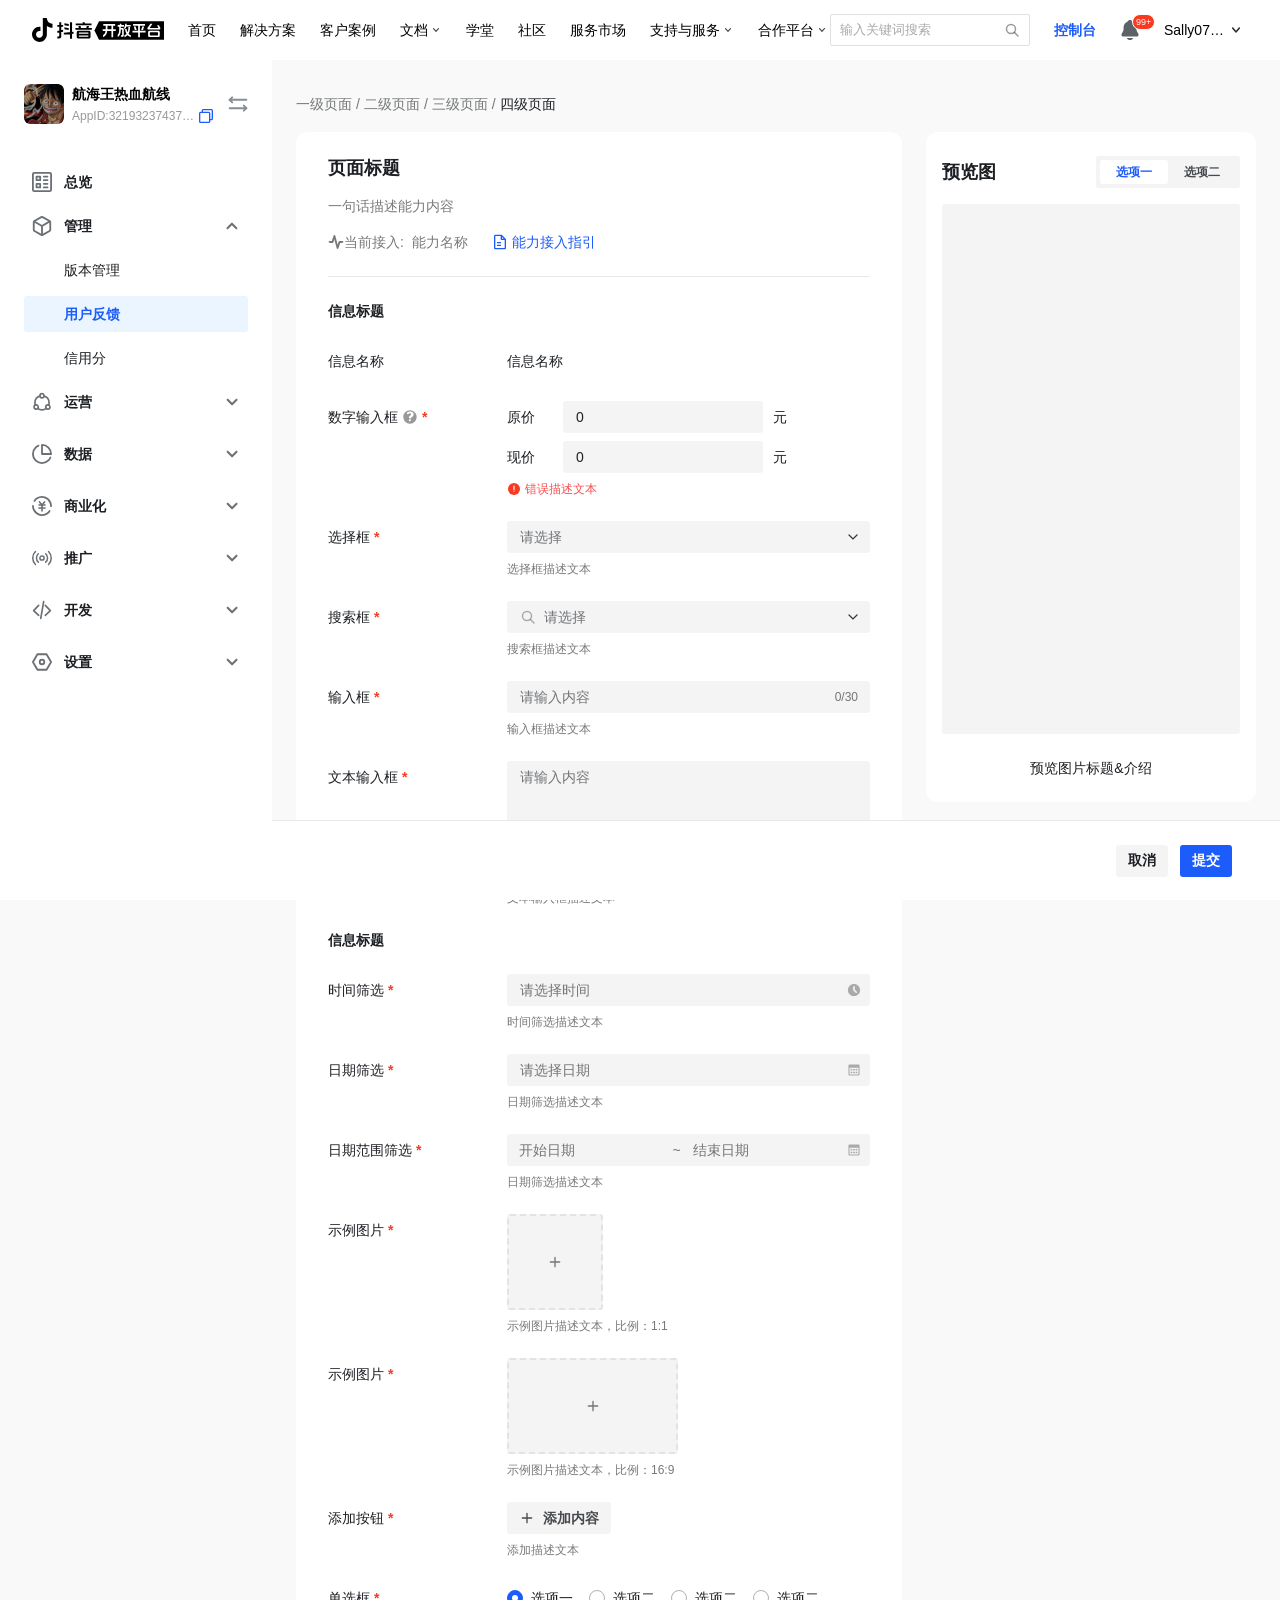
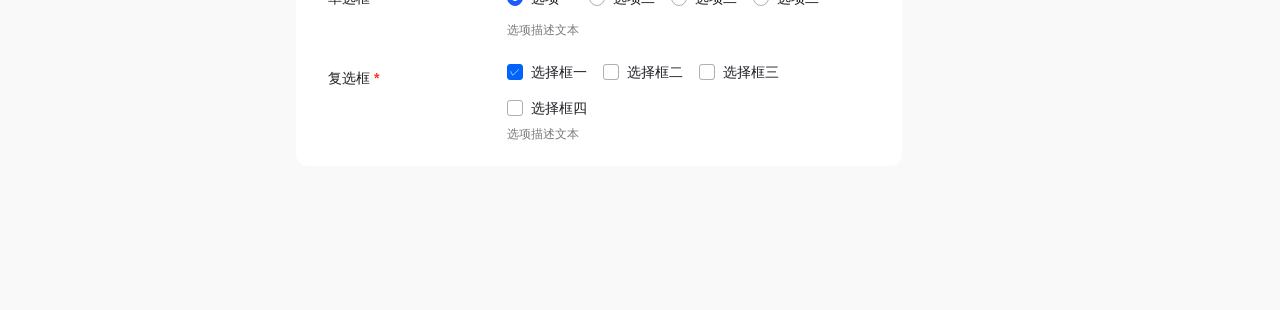
<file: Games-design-skill/preview/InfoInput.html>
<!DOCTYPE html>
<html lang="zh-CN">
<head>
  <meta charset="UTF-8" />
  <meta name="viewport" content="width=device-width, initial-scale=1.0" />
  <title>页面标题 — 信息录入</title>
  <link rel="stylesheet" href="../assets/layout-shell.css" />
  <style>
    :root {
      --primary: #1c5cfb;
      --primary-light: #edf3ff;
      --primary-bg-nav: #eaf5ff;
      --text-0: #1c1f23;
      --text-1: #171a1c;
      --text-2: rgba(28, 31, 35, 0.6);
      --text-3: rgba(23, 26, 28, 0.45);
      --text-disabled: #888d92;
      --danger: #f93920;
      --bg-page: #f9f9f9;
      --bg-white: #ffffff;
      --tab-line-border: rgba(28, 31, 35, 0.08);
      --fill-muted: rgba(46, 50, 56, 0.05);
      --font: "PingFang SC", -apple-system, BlinkMacSystemFont, "Microsoft YaHei", sans-serif;
      --header-h: 60px;
      --sidebar-w: 272px;
      --content-w: 1072px;
      --radius-card: 12px;
      --radius-sm: 3px;
      --spacing-loose: 24px;
      --preview-card-width: 330px;
      --form-column-max-width: calc(100% - var(--preview-card-width) - var(--spacing-loose));
    }

    * { box-sizing: border-box; margin: 0; padding: 0; }
    body {
      font-family: var(--font);
      font-size: 14px;
      line-height: 20px;
      color: var(--text-0);
    }

    /* Figma 1732:122528：信息输入 */
    /* 固定底栏留白；padding-top 由 layout-shell.css 提供 */
    .content-area {
      padding-bottom: 96px;
    }
    .main {
      max-width: var(--content-w);
      margin: 0 auto;
      padding: 0 0 48px;
    }
    .breadcrumb {
      display: flex;
      align-items: center;
      height: 24px;
      margin-bottom: 16px;
      font-size: 14px;
      line-height: 20px;
    }
    .breadcrumb a, .breadcrumb .sep { color: var(--text-2); text-decoration: none; }
    .breadcrumb .sep { margin: 0 4px; }
    .breadcrumb .current { color: var(--text-0); }

    /* Figma 1732:122536 / 2173:26619：白底卡片 12px 圆角 */
    .card {
      background: var(--bg-white);
      border-radius: var(--radius-card);
      overflow: hidden;
    }

    .form-row {
      display: flex;
      gap: 24px;
      align-items: flex-start;
    }
    .card.form-card {
      flex: 1;
      min-width: 0;
      padding: 24px 32px;
      display: flex;
      flex-direction: column;
      gap: 24px;
    }
    .form-sections {
      display: flex;
      flex-direction: column;
      gap: 24px;
    }
    /* Figma 2286:31571：信息标题 ↔ 字段组 gap 24px */
    .form-section {
      display: flex;
      flex-direction: column;
      gap: 24px;
    }
    .form-section.is-hidden { display: none !important; }
    .section-title {
      font-size: 14px;
      font-weight: 600;
      line-height: 20px;
      color: var(--text-0);
      margin: 0;
    }
    .form-row.no-preview .card.form-card {
      max-width: 100%;
    }
    .form-row.no-preview .form-control-col,
    .form-row.no-preview .form-body {
      max-width: var(--form-column-max-width);
    }
    .form-header {
      display: flex;
      flex-direction: column;
      gap: 16px;
    }
    .form-title {
      font-size: 18px;
      font-weight: 600;
      line-height: 24px;
      color: var(--text-0);
    }
    .form-desc {
      color: var(--text-2);
      font-size: 14px;
      line-height: 20px;
    }
    /* Figma 1732:122546：元信息行 */
    .meta-row {
      display: flex;
      align-items: flex-start;
      gap: 24px;
      flex-wrap: wrap;
    }
    .meta-item {
      display: inline-flex;
      align-items: flex-start;
      color: var(--text-2);
      font-size: 14px;
      line-height: 20px;
    }
    .meta-icon {
      width: 16px;
      height: 16px;
      flex-shrink: 0;
      margin-top: 2px;
      display: inline-flex;
      align-items: center;
      justify-content: center;
    }
    .meta-icon svg,
    .meta-icon img {
      display: block;
      width: 16px;
      height: 16px;
    }
    .meta-item-text {
      display: flex;
      align-items: flex-start;
      gap: 8px;
      white-space: nowrap;
    }
    .meta-link {
      display: inline-flex;
      align-items: center;
      gap: 4px;
      color: var(--primary);
      font-weight: 500;
      line-height: 20px;
      text-decoration: none;
      font-size: 14px;
      white-space: nowrap;
    }
    .meta-link .meta-icon {
      margin-top: 0;
    }
    .form-divider {
      border: none;
      border-top: 1px solid #e6e9ea;
      margin: 0;
    }
    .form-body {
      display: flex;
      flex-direction: column;
      gap: 24px;
    }
    .form-cell.is-hidden,
    .preview-card.is-hidden,
    .form-footer.is-hidden,
    .meta-item.is-hidden,
    .meta-link.is-hidden {
      display: none !important;
    }
    .form-cell {
      display: flex;
      gap: 8px;
      align-items: flex-start;
    }
    .form-cell.is-center { align-items: center; }
    .form-label-col {
      width: 171px;
      flex-shrink: 0;
      min-height: 32px;
      display: flex;
      align-items: center;
    }
    .form-label {
      display: inline-flex;
      align-items: center;
      gap: 4px;
      font-size: 14px;
      color: var(--text-0);
      line-height: 20px;
    }
    .form-label .req { color: var(--danger); font-weight: 600; }
    .form-label .label-help {
      display: inline-flex;
      width: 16px;
      height: 16px;
      flex-shrink: 0;
    }
    .form-label .label-help svg,
    .form-label .label-help img {
      display: block;
      width: 16px;
      height: 16px;
    }
    .form-control-col {
      flex: 1;
      min-width: 0;
      width: 100%;
      display: flex;
      flex-direction: column;
      gap: 8px;
    }
    .field-hint {
      font-size: 12px;
      line-height: 16px;
      color: var(--text-2);
    }
    .field-error {
      display: flex;
      align-items: center;
      gap: 4px;
      font-size: 12px;
      line-height: 16px;
      color: #f64f4f;
    }
    .field-error .error-icon {
      width: 14px;
      height: 14px;
      flex-shrink: 0;
      display: inline-flex;
    }
    .field-error .error-icon svg,
    .field-error .error-icon img {
      display: block;
      width: 14px;
      height: 14px;
    }
    .ctrl-suffix-wrap {
      position: relative;
      width: 100%;
    }
    .ctrl-suffix-wrap .ctrl {
      padding-right: 32px;
    }
    .ctrl-suffix-icon {
      position: absolute;
      right: 0;
      top: 0;
      bottom: 0;
      width: 32px;
      pointer-events: none;
      display: inline-flex;
      align-items: center;
      justify-content: center;
    }
    .ctrl-suffix-icon svg,
    .ctrl-suffix-icon img {
      display: block;
      width: 16px;
      height: 16px;
      min-width: 16px;
      min-height: 16px;
      flex-shrink: 0;
    }
    .ctrl {
      height: 32px;
      border-radius: var(--radius-sm);
      background: var(--fill-muted);
      border: 1px solid transparent;
      font-family: inherit;
      font-size: 14px;
      color: var(--text-0);
      width: 100%;
    }
    .ctrl::placeholder { color: var(--text-2); }
    .ctrl-input { padding: 5px 12px; }
    .ctrl-select {
      padding: 0 32px 0 12px;
      appearance: none;
      color: var(--text-2);
      background-image: url("data:image/svg+xml,%3Csvg xmlns='http://www.w3.org/2000/svg' width='16' height='16' viewBox='0 0 16 16' fill='none'%3E%3Cpath d='M4 6l4 4 4-4' stroke='%232E3238' stroke-width='1.2' fill='none' stroke-linecap='round'/%3E%3C/svg%3E");
      background-repeat: no-repeat;
      background-position: right 8px center;
    }
    .ctrl-select.has-search {
      padding-left: 36px;
      background-image: url("data:image/svg+xml,%3Csvg xmlns='http://www.w3.org/2000/svg' width='16' height='16' viewBox='0 0 16 16' fill='none'%3E%3Cpath d='M4 6l4 4 4-4' stroke='%232E3238' stroke-width='1.2' fill='none' stroke-linecap='round'/%3E%3C/svg%3E"), url("data:image/svg+xml,%3Csvg xmlns='http://www.w3.org/2000/svg' width='16' height='16' viewBox='0 0 16 16' fill='none'%3E%3Ccircle cx='7' cy='7' r='4.5' stroke='rgba%2828%2C31%2C35%2C0.35%29' stroke-width='1.5'/%3E%3Cpath stroke='rgba%2828%2C31%2C35%2C0.35%29' stroke-width='1.5' stroke-linecap='round' d='M10.5 10.5L14 14'/%3E%3C/svg%3E");
      background-position: right 8px center, 12px center;
    }
    .ctrl-textarea {
      min-height: 116px;
      height: auto;
      padding: 5px 12px 28px;
      resize: none;
      line-height: 20px;
    }
    .input-with-counter,
    .textarea-wrap {
      width: 100%;
    }
    .input-with-counter {
      position: relative;
    }
    .input-with-counter .counter {
      position: absolute;
      right: 12px;
      top: 50%;
      transform: translateY(-50%);
      font-size: 12px;
      color: var(--text-2);
      pointer-events: none;
    }
    .textarea-wrap {
      position: relative;
    }
    .textarea-wrap .counter {
      position: absolute;
      right: 12px;
      bottom: 5px;
      font-size: 12px;
      color: var(--text-2);
    }
    .number-row {
      display: flex;
      align-items: center;
      gap: 0;
    }
    .number-row + .number-row { margin-top: 8px; }
    .number-row .sub-label {
      width: 56px;
      flex-shrink: 0;
      font-size: 14px;
    }
    .number-row .ctrl { width: 200px; flex: none; }
    .number-row .suffix {
      width: 24px;
      text-align: right;
      font-size: 14px;
      margin-left: 0;
    }
    .date-range {
      position: relative;
      display: flex;
      align-items: center;
      width: 100%;
      height: 32px;
      padding: 0 32px 0 8px;
      background: var(--fill-muted);
      border-radius: var(--radius-sm);
      gap: 4px;
    }
    .date-range span { flex: 1; color: var(--text-2); font-size: 14px; padding: 0 4px; }
    .date-range .sep { flex: none; color: var(--text-2); }
    .date-range-suffix {
      position: absolute;
      right: 0;
      top: 0;
      bottom: 0;
      width: 32px;
      display: inline-flex;
      align-items: center;
      justify-content: center;
      pointer-events: none;
    }
    .date-range-suffix svg,
    .date-range-suffix img {
      display: block;
      width: 16px;
      height: 16px;
      min-width: 16px;
      min-height: 16px;
      flex-shrink: 0;
    }
    .upload-card {
      border: 2px dashed rgba(28, 31, 35, 0.08);
      border-radius: var(--radius-sm);
      background: var(--fill-muted);
      display: flex;
      align-items: center;
      justify-content: center;
      color: var(--text-2);
      flex-shrink: 0;
    }
    .upload-card svg,
    .upload-card img {
      display: block;
      width: 16px;
      height: 16px;
    }
    .upload-card.size-1x1 { width: 96px; height: 96px; }
    .upload-card.size-16x9 { width: 171px; height: 96px; max-width: 100%; }
    /* Figma 2288:33517：Light Button「添加内容」宽随文案 */
    .btn-light {
      display: inline-flex;
      align-items: center;
      justify-content: center;
      gap: 8px;
      width: auto;
      height: 32px;
      padding: 6px 12px;
      border: none;
      border-radius: var(--radius-sm);
      background: var(--fill-muted);
      font-size: 14px;
      font-weight: 600;
      line-height: 20px;
      color: rgba(28, 31, 35, 0.8);
      white-space: nowrap;
      cursor: pointer;
      font-family: inherit;
      align-self: flex-start;
      flex-shrink: 0;
      box-sizing: border-box;
    }
    .btn-light .btn-light-icon {
      width: 16px;
      height: 16px;
      flex-shrink: 0;
      display: block;
    }
    .choice-group {
      display: flex;
      flex-wrap: wrap;
      gap: 16px;
      align-items: center;
      min-height: 32px;
    }
    .choice-item {
      display: inline-flex;
      align-items: center;
      gap: 8px;
      font-size: 14px;
      cursor: pointer;
    }
    .choice-item input { display: none; }
    .radio-dot {
      width: 16px;
      height: 16px;
      border-radius: 50%;
      border: 1px solid rgba(28, 31, 35, 0.35);
      flex-shrink: 0;
      position: relative;
    }
    .choice-item input:checked + .radio-dot {
      border-color: var(--primary);
      background: var(--primary);
    }
    .choice-item input:checked + .radio-dot::after {
      content: "";
      position: absolute;
      inset: 4px;
      border-radius: 50%;
      background: #fff;
    }
    .check-box {
      width: 16px;
      height: 16px;
      border-radius: var(--radius-sm);
      border: 1px solid rgba(28, 31, 35, 0.35);
      flex-shrink: 0;
      display: flex;
      align-items: center;
      justify-content: center;
      color: #fff;
      font-size: 10px;
    }
    .choice-item input:checked + .check-box {
      background: #0064fa;
      border-color: #0064fa;
    }
    .choice-item input:checked + .check-box::after { content: "✓"; }

    .card.preview-card {
      width: 330px;
      flex-shrink: 0;
      padding: 24px 16px;
      display: flex;
      flex-direction: column;
      gap: 16px;
      min-height: 646px;
    }
    .preview-head {
      display: flex;
      align-items: center;
      justify-content: space-between;
      gap: 12px;
    }
    .preview-title {
      font-size: 18px;
      font-weight: 600;
      line-height: 24px;
    }
    .segmented.is-hidden { display: none !important; }
    .segmented {
      display: inline-flex;
      background: var(--fill-muted);
      border-radius: var(--radius-sm);
      padding: 4px;
      gap: 0;
    }
    .segmented button {
      border: none;
      background: transparent;
      padding: 4px 16px;
      font-size: 12px;
      font-weight: 600;
      line-height: 16px;
      border-radius: var(--radius-sm);
      cursor: pointer;
      font-family: inherit;
      color: rgba(28, 31, 35, 0.8);
    }
    .segmented button.active {
      background: var(--bg-white);
      color: var(--primary);
    }
    .preview-canvas {
      width: 298px;
      height: 530px;
      background: var(--fill-muted);
      border-radius: var(--radius-sm);
      margin: 0 auto;
    }
    .preview-caption {
      text-align: center;
      font-size: 14px;
      color: var(--text-0);
      margin-top: 8px;
    }

    .form-footer {
      position: fixed;
      left: var(--sidebar-w);
      right: 0;
      bottom: 0;
      height: 80px;
      background: var(--bg-white);
      border-top: 1px solid #e6e9ea;
      display: flex;
      align-items: center;
      justify-content: flex-end;
      padding: 24px 48px 24px 80px;
      z-index: 90;
    }
    .form-footer-actions {
      display: flex;
      gap: 12px;
    }
    .btn-cancel {
      min-width: 52px;
      height: 32px;
      padding: 6px 12px;
      border: none;
      border-radius: var(--radius-sm);
      background: var(--fill-muted);
      font-size: 14px;
      font-weight: 600;
      color: var(--text-0);
      cursor: pointer;
      font-family: inherit;
    }
    .btn-submit {
      min-width: 52px;
      height: 32px;
      padding: 6px 12px;
      border: none;
      border-radius: var(--radius-sm);
      background: var(--primary);
      font-size: 14px;
      font-weight: 600;
      color: #fff;
      cursor: pointer;
      font-family: inherit;
    }
  </style>
</head>
<body>
<!-- ===== HEADER ===== -->
<header class="header">
  <div class="header-left">
    <!-- Logo -->
    <div class="logo">
      <svg viewBox="0 0 131.947 23.9475" fill="none" xmlns="http://www.w3.org/2000/svg" preserveAspectRatio="xMidYMid meet">
        <path d="M67.0093 3.13313H131.947V21.855H67.0093L62.393 12.495L67.0093 3.13313Z" fill="var(--fill-0,black)"/>
        <path d="M17.4119 4.79438C16.7741 4.3715 16.227 3.82119 15.8036 3.17666C15.3802 2.53214 15.0893 1.80677 14.9484 1.04438C14.8863 0.699849 14.8549 0.350303 14.8546 7.62939e-06H10.81V16.5C10.7745 17.3913 10.4032 18.2343 9.77334 18.8532C9.14351 19.4722 8.30378 19.8194 7.42915 19.8225C6.88075 19.822 6.34068 19.6856 5.85543 19.425C5.30704 19.1321 4.84762 18.6918 4.52683 18.1518C4.20604 17.6118 4.03611 16.9926 4.03539 16.3613C4.03685 15.4439 4.39493 14.5646 5.03112 13.9161C5.66731 13.2676 6.52968 12.9029 7.42915 12.9019C7.76853 12.9027 8.10579 12.9565 8.42925 13.0613V8.85938C8.098 8.81061 7.76383 8.78554 7.42915 8.78438C5.45942 8.78637 3.57091 9.58528 2.1781 11.0058C0.785291 12.4263 0.00195136 14.3524 4.50623e-06 16.3613C-0.00131226 17.5805 0.285971 18.7821 0.837446 19.8639C1.38892 20.9457 2.18829 21.8757 3.16763 22.575C4.41393 23.4699 5.90129 23.9493 7.42547 23.9475C9.39505 23.945 11.2833 23.146 12.676 21.7256C14.0687 20.3051 14.8522 18.3794 14.8546 16.3706V7.99688C16.4903 9.19636 18.4546 9.84053 20.4692 9.83813V5.71313C19.3842 5.71636 18.3218 5.39709 17.4119 4.79438Z" fill="var(--fill-0,black)"/>
        <path d="M27.231 4.20004V17.6738C27.2391 17.7744 27.2262 17.8756 27.1933 17.9707C27.1603 18.0659 27.108 18.1529 27.0398 18.226C26.9716 18.2991 26.889 18.3567 26.7974 18.395C26.7059 18.4333 26.6074 18.4514 26.5085 18.4482H25.3337V20.385H27.0876C28.4241 20.385 29.2367 19.5919 29.2367 18.1538V4.20004H27.231ZM31.0917 11.85L25.3264 12.735V14.7263L31.0917 13.8413V11.85ZM31.0917 6.87378H25.3264V8.77129H31.0917V6.87378ZM40.0376 20.6794V4.20004H37.9583V20.6813L40.0376 20.6794ZM36.7559 12.075V10.1382L32.4191 9.34504V11.2988L36.7559 12.075ZM36.7559 7.92754V5.97191L32.4191 5.17879V7.13441L36.7559 7.92754ZM41.5359 13.7532L31.7774 14.6363V16.59L41.5359 15.7238V13.7532Z" fill="var(--fill-0,black)"/>
        <path d="M59.8247 9.88876H43.378V11.7319H59.8247V9.88876ZM54.2414 10.3125H56.3905L56.9145 8.06251H54.7469L54.2414 10.3125ZM43.7218 7.27126H59.4809V5.42813H52.9213L52.6327 4.26751H50.4634L50.7704 5.42813H43.7218V7.27126ZM46.8858 10.3125H49.0349L48.5293 8.06251H46.3783L46.8858 10.3125ZM46.1504 17.4375H57.1369V15.75H46.1504V17.4375ZM47.2534 18.7275C47.1315 18.729 47.0139 18.6814 46.9262 18.5951C46.8384 18.5087 46.7875 18.3906 46.7846 18.2663V15.0225C46.7841 14.9595 46.7959 14.897 46.8193 14.8387C46.8427 14.7803 46.8771 14.7273 46.9207 14.6827C46.9643 14.638 47.0162 14.6026 47.0733 14.5786C47.1304 14.5545 47.1917 14.5423 47.2534 14.5425H55.964C56.0259 14.542 56.0873 14.5541 56.1447 14.578C56.202 14.602 56.2541 14.6373 56.2979 14.682C56.3417 14.7267 56.3763 14.7798 56.3998 14.8382C56.4233 14.8967 56.4351 14.9593 56.4346 15.0225V18.2663C56.4317 18.3909 56.3806 18.5094 56.2925 18.5958C56.2043 18.6822 56.0862 18.7295 55.964 18.7275H47.2534ZM46.5181 20.6025H56.6994C57.8741 20.6025 58.5084 19.9575 58.5084 18.7594V14.5894C58.5084 13.3913 57.8741 12.7463 56.6994 12.7463H46.507C45.3323 12.7463 44.6998 13.3913 44.6998 14.5894V18.7725C44.7035 19.9706 45.3359 20.6156 46.5107 20.6156L46.5181 20.6025Z" fill="var(--fill-0,black)"/>
        <path d="M71.2433 7.74753H83.1104V6.07504H71.2433V7.74753ZM70.6329 12.9807H83.7244V11.3119H70.6366L70.6329 12.9807ZM71.0649 19.245C74.3502 17.7882 75.4367 14.5575 75.4367 9.84191V6.97504H73.7105V10.1288C73.7105 13.3294 73.2508 15.7875 71.0649 17.1207V19.245ZM79.4225 19.1832H81.1322V6.97504H79.4225V19.1832Z" fill="var(--fill-0,white)"/>
        <path d="M92.218 11.4019C93.6446 10.6519 94.6263 8.86874 94.6263 5.74499H93.1004C93.1004 7.48874 92.832 8.41499 92.2235 9.09749L92.218 11.4019ZM94.2991 8.45999L98.6709 8.47499V6.89811H94.2991V8.45999ZM98.7996 19.1231V17.3625C96.3747 16.6125 94.8727 14.175 94.5455 11.1131H93.06C93.3928 15.33 95.5327 18.3337 98.7996 19.1231ZM92.4055 19.1231C95.2459 17.94 97.9374 15.9075 97.9374 9.49124V8.97561H96.3159V9.49124C96.3159 14.4056 94.6502 16.2562 92.4055 17.3025V19.1231ZM85.6529 19.0912C87.8241 17.7262 88.7617 15.0881 88.7617 12.1294V8.51249H87.1696V11.94C87.1696 14.1544 86.5905 15.8231 85.6529 16.6575V19.0912ZM90.1148 11.7787V16.86C90.1148 17.1337 89.9953 17.3156 89.7287 17.3156H88.8959V18.8625H90.3373C91.2455 18.8625 91.7363 18.3619 91.7363 17.4375V11.3569C91.7363 10.5525 91.2896 10.0987 90.5009 10.0987H88.008L87.9638 11.5237H89.8519C89.8861 11.5196 89.9207 11.5233 89.9532 11.5347C89.9857 11.5461 90.0153 11.5649 90.0397 11.5896C90.0641 11.6143 90.0827 11.6443 90.0941 11.6774C90.1055 11.7105 90.1095 11.7458 90.1056 11.7806L90.1148 11.7787ZM88.1367 7.97436H89.6681L89.1919 5.74499H87.5851L88.1367 7.97436ZM91.9735 7.09499H85.6529V8.65686H91.9735V7.09499Z" fill="var(--fill-0,white)"/>
        <path d="M111.034 12.0844L112.062 8.41316H110.187L109.161 12.0844H111.034ZM102.782 12.0844H104.655L103.629 8.41316H101.756L102.782 12.0844ZM101.057 7.71566H112.924V6.07504H101.057V7.71566ZM100.454 14.4038H113.54V12.7669H100.454V14.4038ZM106.12 19.1775H107.859V6.92628H106.12V19.1775Z" fill="var(--fill-0,white)"/>
        <path d="M128.161 9.63752L126.926 7.25627H125.038L126.658 10.5619L127.507 9.8794H117.528L120.427 5.8294H118.419L115.564 9.74252C115 10.5169 115.445 11.5481 116.59 11.5481H127.031C128.071 11.5388 128.65 10.575 128.161 9.63752ZM118.197 17.3869C118.097 17.3889 118 17.3507 117.928 17.2805C117.855 17.2104 117.812 17.1139 117.809 17.0119V14.7619C117.809 14.71 117.819 14.6585 117.838 14.6105C117.858 14.5625 117.886 14.5189 117.922 14.4822C117.958 14.4456 118.001 14.4167 118.048 14.3971C118.096 14.3775 118.146 14.3677 118.197 14.3682H125.588C125.638 14.3679 125.689 14.3779 125.736 14.3976C125.783 14.4173 125.825 14.4463 125.861 14.4829C125.897 14.5195 125.925 14.563 125.945 14.6109C125.964 14.6588 125.974 14.7101 125.974 14.7619V17.0119C125.97 17.1135 125.928 17.2097 125.856 17.2799C125.784 17.35 125.687 17.3884 125.588 17.3869H118.197ZM117.543 19.0557H126.242C127.209 19.0557 127.729 18.525 127.729 17.5388V14.2388C127.729 13.2525 127.209 12.7219 126.242 12.7219H117.552C116.585 12.7219 116.064 13.2525 116.064 14.2388V17.5294C116.055 18.5156 116.576 19.0463 117.552 19.0463L117.543 19.0557Z" fill="var(--fill-0,white)"/>
      </svg>
    </div>

    <!-- Nav Tabs -->
    <ul class="nav-tabs">
      <li>首页</li>
      <li>解决方案</li>
      <li>客户案例</li>
      <li>文档<span class="nav-chevron"><svg viewBox="0 0 6 4" fill="none"><path fill-rule="evenodd" clip-rule="evenodd" d="M5.83961 3.81916C5.62575 4.06028 5.27902 4.06028 5.06517 3.81916L3 1.49064L0.93483 3.81916C0.720975 4.06028 0.374247 4.06028 0.160391 3.81916C-0.0534638 3.57803 -0.0534638 3.18709 0.160391 2.94596L2.61278 0.180845C2.82664 -0.0602815 3.17336 -0.0602815 3.38722 0.180845L5.83961 2.94596C6.05346 3.18709 6.05346 3.57803 5.83961 3.81916Z" fill="rgba(0,0,0,0.75)"/></svg></span></li>
      <li>学堂</li>
      <li>社区</li>
      <li>服务市场</li>
      <li>支持与服务<span class="nav-chevron"><svg viewBox="0 0 6 4" fill="none"><path fill-rule="evenodd" clip-rule="evenodd" d="M5.83961 3.81916C5.62575 4.06028 5.27902 4.06028 5.06517 3.81916L3 1.49064L0.93483 3.81916C0.720975 4.06028 0.374247 4.06028 0.160391 3.81916C-0.0534638 3.57803 -0.0534638 3.18709 0.160391 2.94596L2.61278 0.180845C2.82664 -0.0602815 3.17336 -0.0602815 3.38722 0.180845L5.83961 2.94596C6.05346 3.18709 6.05346 3.57803 5.83961 3.81916Z" fill="rgba(0,0,0,0.75)"/></svg></span></li>
      <li>合作平台<span class="nav-chevron"><svg viewBox="0 0 6 4" fill="none"><path fill-rule="evenodd" clip-rule="evenodd" d="M5.83961 3.81916C5.62575 4.06028 5.27902 4.06028 5.06517 3.81916L3 1.49064L0.93483 3.81916C0.720975 4.06028 0.374247 4.06028 0.160391 3.81916C-0.0534638 3.57803 -0.0534638 3.18709 0.160391 2.94596L2.61278 0.180845C2.82664 -0.0602815 3.17336 -0.0602815 3.38722 0.180845L5.83961 2.94596C6.05346 3.18709 6.05346 3.57803 5.83961 3.81916Z" fill="rgba(0,0,0,0.75)"/></svg></span></li>
    </ul>
  </div>

  <div class="header-right">
    <div class="search-input">
      <span>输入关键词搜索</span>
      <svg class="search-icon" viewBox="0 0 16 16" fill="none">
        <circle cx="7" cy="7" r="4.5" stroke="rgba(0,0,0,0.4)" stroke-width="1.5"/>
        <line x1="10.5" y1="10.5" x2="14" y2="14" stroke="rgba(0,0,0,0.4)" stroke-width="1.5" stroke-linecap="round"/>
      </svg>
    </div>
    <span class="console-btn">控制台</span>
    <div class="user-block">
      <div class="user-bell">
        <svg viewBox="0 0 15.1704 17.6667" fill="none" preserveAspectRatio="xMidYMid meet">
          <path d="M0.262402 12.0529C-0.448745 13.1907 0.36928 14.6667 1.71107 14.6667H4.34468L4.34493 14.67H10.8255L10.8257 14.6667H13.4593C14.8011 14.6667 15.6191 13.1907 14.908 12.0529L13.9098 10.4558C13.4798 9.7679 13.2518 8.97299 13.2518 8.16176V6.5C13.2518 4.09178 11.7508 2.03676 9.63379 1.21544C9.23774 0.491194 8.46883 0 7.58518 0C6.70154 0 5.93262 0.491195 5.53657 1.21544C3.41959 2.03676 1.91851 4.09178 1.91851 6.5V8.16176C1.91851 8.973 1.69054 9.7679 1.26058 10.4558L0.262402 12.0529Z" fill="#262D34" fill-opacity="0.75"/>
          <path d="M7.58521 17.6667C6.31268 17.6667 5.21098 16.9353 4.67748 15.87H10.4929C9.95943 16.9353 8.85773 17.6667 7.58521 17.6667Z" fill="#262D34" fill-opacity="0.75"/>
        </svg>
      </div>
      <div class="user-badge">99+</div>
      <div class="user-name-row">
        <span>Sally07…</span>
        <div class="user-chevron-wrap">
          <svg viewBox="0 0 16 16" fill="none">
            <path fill-rule="evenodd" clip-rule="evenodd" d="M11.7862 10.4255C11.501 10.747 11.0387 10.747 10.7536 10.4255L8.00002 7.32085L5.24646 10.4255C4.96132 10.747 4.49902 10.747 4.21388 10.4255C3.92874 10.104 3.92874 9.58278 4.21388 9.26128L7.48373 5.57446C7.76887 5.25296 8.23117 5.25296 8.51631 5.57446L11.7862 9.26128C12.0713 9.58278 12.0713 10.104 11.7862 10.4255Z" fill="#262D34"/>
          </svg>
        </div>
      </div>
    </div>
  </div>
</header>

<!-- ===== LAYOUT BODY ===== -->
<div class="layout-body">

  <!-- SIDEBAR -->
  <div class="sidebar-column">
  <aside class="sidebar">

    <!-- App Switcher -->
    <div class="app-switcher">
      <div class="app-switcher-info">
        <div class="app-avatar">
          <div class="avatar-bg" aria-hidden="true"></div>
          <div class="avatar-overlay"></div>
        </div>
        <div class="app-meta">
          <div class="app-name">航海王热血航线</div>
          <div class="app-id-row">
            <span class="app-id">AppID:32193237437…</span>
            <svg class="copy-icon" viewBox="0 0 16 16" fill="none">
              <path d="M4.33301 4.1432V2.60352C4.33301 2.08575 4.75273 1.66602 5.27051 1.66602H13.3955C13.9133 1.66602 14.333 2.08575 14.333 2.60352V10.7285C14.333 11.2463 13.9133 11.666 13.3955 11.666H11.8384" stroke="var(--stroke-0,#1C5CFB)" stroke-width="1.33" stroke-linecap="round" stroke-linejoin="round"/>
              <path d="M10.7295 4.33398H2.60449C2.08673 4.33398 1.66699 4.75372 1.66699 5.27148V13.3965C1.66699 13.9143 2.08673 14.334 2.60449 14.334H10.7295C11.2473 14.334 11.667 13.9143 11.667 13.3965V5.27148C11.667 4.75372 11.2473 4.33398 10.7295 4.33398Z" stroke="var(--stroke-0,#1C5CFB)" stroke-width="1.33" stroke-linejoin="round"/>
            </svg>
          </div>
        </div>
      </div>
      <svg class="switch-icon" viewBox="0 0 16 16" fill="none">
        <defs><clipPath id="cp-sw"><rect width="16" height="16" fill="white"/></clipPath></defs>
        <g clip-path="url(#cp-sw)">
          <path d="M3.334 2.666L1.334 4.666L3.334 6.666" stroke="#888D92" stroke-width="1.6" stroke-linecap="round" stroke-linejoin="round"/>
          <path d="M12.666 9.334L14.666 11.334L12.666 13.334" stroke="#888D92" stroke-width="1.6" stroke-linecap="round" stroke-linejoin="round"/>
          <path d="M1.334 4.666H14.667" stroke="#888D92" stroke-width="1.6" stroke-linecap="round" stroke-linejoin="round"/>
          <path d="M1.334 11.334H14.667" stroke="#888D92" stroke-width="1.6" stroke-linecap="round" stroke-linejoin="round"/>
        </g>
      </svg>
    </div>

    <!-- Nav Menu
         data-group: group header id
         data-parent: links child to group
    -->
    <nav class="nav-menu" id="navMenu">

      <!-- 总览 (no children) -->
      <div class="nav-group" data-group="overview" data-no-children>
        <div class="nav-group-inner">
          <div class="nav-icon">
            <svg viewBox="0 0 44 44" fill="none" preserveAspectRatio="xMidYMid meet">
              <rect x="2" y="2" width="40" height="40" rx="3" stroke="var(--stroke-0)" stroke-width="4" stroke-linejoin="round"/>
              <rect x="10" y="10" width="8" height="8" stroke="var(--stroke-0)" stroke-width="4" stroke-linejoin="round"/>
              <rect x="10" y="26" width="8" height="8" stroke="var(--stroke-0)" stroke-width="4" stroke-linejoin="round"/>
              <path d="M26 26H34M26 34H34M26 10H34M26 18H34" stroke="var(--stroke-0)" stroke-width="4" stroke-linecap="round" stroke-linejoin="round"/>
            </svg>
          </div>
          <span class="nav-group-label">总览</span>
        </div>
      </div>

      <!-- 管理 -->
      <div class="nav-group" data-group="manage">
        <div class="nav-group-inner">
          <div class="nav-icon">
            <svg viewBox="0 0 16.7811 18.3016" fill="none" preserveAspectRatio="xMidYMid meet">
              <path d="M15.9461 5.63188C15.9461 5.18028 15.7025 4.7638 15.3089 4.54241L9.00338 0.99553C8.62286 0.78149 8.15825 0.78149 7.77773 0.995531L1.47217 4.54241C1.07858 4.7638 0.835 5.18028 0.835 5.63187V12.6698C0.835 13.1213 1.07858 13.5378 1.47217 13.7592L7.77773 17.3061C8.15825 17.5201 8.62286 17.5201 9.00338 17.3061L15.3089 13.7592C15.7025 13.5378 15.9461 13.1213 15.9461 12.6698V5.63188Z" stroke="var(--stroke-0)" stroke-width="1.67"/>
              <path d="M1.21787 5.10587L8.3906 9.15075M8.39053 16.7064V9.15082M15.4738 4.90082L8.39053 9.15082" stroke="var(--stroke-0)" stroke-width="1.67" stroke-linecap="round"/>
            </svg>
          </div>
          <span class="nav-group-label">管理</span>
        </div>
        <!-- Figma Icon/Default 16×16，fill 朝上，JS 控制旋转方向 -->
        <div class="nav-arrow">
          <svg viewBox="0 0 16 16" fill="none" xmlns="http://www.w3.org/2000/svg">
            <path d="M7.19824 5.06559C7.58876 4.67507 8.22275 4.67507 8.61328 5.06559L13.0908 9.54411C13.4813 9.93463 13.4813 10.5676 13.0908 10.9582C12.7003 11.3484 12.0672 11.3486 11.6768 10.9582L7.90624 7.18669L4.13476 10.9582C3.74434 11.3486 3.11124 11.3484 2.7207 10.9582C2.33018 10.5677 2.33018 9.93464 2.7207 9.54411L7.19824 5.06559Z" fill="var(--fill-0,#6B7075)"/>
          </svg>
        </div>
      </div>
      <div class="nav-children open" data-children="manage">
        <div class="nav-item" data-item="版本管理"><span class="item-label">版本管理</span></div>
        <div class="nav-item active" data-item="用户反馈"><span class="item-label">用户反馈</span></div>
        <div class="nav-item" data-item="信用分"><span class="item-label">信用分</span></div>
      </div>

      <!-- 运营 -->
      <div class="nav-group" data-group="operations">
        <div class="nav-group-inner">
          <div class="nav-icon">
            <svg viewBox="0 0 20 20" fill="none">
              <g transform="translate(5.111,15.749)"><path d="M0.515 0.655C1.720 1.602 3.239 2.167 4.890 2.167C6.541 2.167 8.061 1.602 9.265 0.655" stroke="var(--stroke-0)" stroke-width="1.667" stroke-linecap="round"/></g>
              <g transform="translate(2.082,3.265)"><path d="M5.833 0.797C2.938 1.686 0.833 4.382 0.833 7.569C0.833 8.371 0.967 9.141 1.212 9.860" stroke="var(--stroke-0)" stroke-width="1.667" stroke-linecap="round"/></g>
              <g transform="translate(11.839,3.265)"><path d="M0.245 0.797C3.140 1.686 5.245 4.382 5.245 7.569C5.245 8.371 5.111 9.141 4.866 9.860" stroke="var(--stroke-0)" stroke-width="1.667" stroke-linecap="round"/></g>
              <g transform="translate(12.917,12.082)"><path d="M5 2.917A2.083 2.083 0 112.917 0.833 2.083 2.083 0 015 2.917Z" stroke="var(--stroke-0)" stroke-width="1.667" stroke-linecap="round" stroke-linejoin="round"/></g>
              <g transform="translate(1.251,12.082)"><path d="M5 2.917A2.083 2.083 0 112.917 0.833 2.083 2.083 0 015 2.917Z" stroke="var(--stroke-0)" stroke-width="1.667" stroke-linecap="round" stroke-linejoin="round"/></g>
              <g transform="translate(7.082,0.832)"><path d="M5 2.917A2.083 2.083 0 112.917 0.833 2.083 2.083 0 015 2.917Z" stroke="var(--stroke-0)" stroke-width="1.667" stroke-linecap="round" stroke-linejoin="round"/></g>
            </svg>
          </div>
          <span class="nav-group-label">运营</span>
        </div>
        <!-- Figma Icon/Default 16×16，fill 朝上，JS 控制旋转方向 -->
        <div class="nav-arrow">
          <svg viewBox="0 0 16 16" fill="none" xmlns="http://www.w3.org/2000/svg">
            <path d="M7.19824 5.06559C7.58876 4.67507 8.22275 4.67507 8.61328 5.06559L13.0908 9.54411C13.4813 9.93463 13.4813 10.5676 13.0908 10.9582C12.7003 11.3484 12.0672 11.3486 11.6768 10.9582L7.90624 7.18669L4.13476 10.9582C3.74434 11.3486 3.11124 11.3484 2.7207 10.9582C2.33018 10.5677 2.33018 9.93464 2.7207 9.54411L7.19824 5.06559Z" fill="var(--fill-0,#6B7075)"/>
          </svg>
        </div>
      </div>
      <div class="nav-children" data-children="operations">
        <div class="nav-item" data-item="运营能力"><span class="item-label">运营能力</span></div>
        <div class="nav-item" data-item="抖音开放能力"><span class="item-label">抖音开放能力</span></div>
        <div class="nav-item" data-item="功能"><span class="item-label">功能</span></div>
      </div>

      <!-- 数据 -->
      <div class="nav-group" data-group="data">
        <div class="nav-group-inner">
          <div class="nav-icon">
            <svg viewBox="0 0 17.5997 17.6003" fill="none" preserveAspectRatio="xMidYMid meet">
              <path d="M5.73777 1.40749C4.75997 1.81295 3.88 2.40675 3.14311 3.14363C1.69541 4.59133 0.799992 6.59131 0.799992 8.80043C0.799992 13.2187 4.38168 16.8003 8.79991 16.8003C11.009 16.8003 13.009 15.9049 14.4567 14.4572C15.1936 13.7203 15.7874 12.8404 16.1928 11.8626" stroke="var(--stroke-0)" stroke-width="1.6" stroke-linecap="round" stroke-linejoin="round"/>
              <path d="M8.79975 8.79991H16.7997C16.7997 4.38168 13.218 0.799992 8.79975 0.799992L8.79975 8.79991Z" stroke="var(--stroke-0)" stroke-width="1.6" stroke-linejoin="round"/>
            </svg>
          </div>
          <span class="nav-group-label">数据</span>
        </div>
        <!-- Figma Icon/Default 16×16，fill 朝上，JS 控制旋转方向 -->
        <div class="nav-arrow">
          <svg viewBox="0 0 16 16" fill="none" xmlns="http://www.w3.org/2000/svg">
            <path d="M7.19824 5.06559C7.58876 4.67507 8.22275 4.67507 8.61328 5.06559L13.0908 9.54411C13.4813 9.93463 13.4813 10.5676 13.0908 10.9582C12.7003 11.3484 12.0672 11.3486 11.6768 10.9582L7.90624 7.18669L4.13476 10.9582C3.74434 11.3486 3.11124 11.3484 2.7207 10.9582C2.33018 10.5677 2.33018 9.93464 2.7207 9.54411L7.19824 5.06559Z" fill="var(--fill-0,#6B7075)"/>
          </svg>
        </div>
      </div>
      <div class="nav-children" data-children="data">
        <div class="nav-item" data-item="用户分析"><span class="item-label">用户分析</span></div>
        <div class="nav-item" data-item="性能分析"><span class="item-label">性能分析</span></div>
        <div class="nav-item" data-item="自定义分析"><span class="item-label">自定义分析</span></div>
      </div>

      <!-- 商业化 -->
      <div class="nav-group" data-group="commerce">
        <div class="nav-group-inner">
          <div class="nav-icon">
            <svg viewBox="0 0 18.67 18.7789" fill="none" preserveAspectRatio="xMidYMid meet">
              <path d="M6.97343 5.57824L9.33437 8.41137L11.6953 5.57824" stroke="var(--stroke-0)" stroke-width="1.5" stroke-linecap="round"/>
              <path d="M2.25158 4.63383C2.25158 4.63383 5.793 -0.796371 11.9314 1.32849C18.0699 3.45336 17.8338 9.59181 17.8338 9.59181" stroke="var(--stroke-0)" stroke-width="1.67" stroke-linecap="round"/>
              <path d="M16.4172 14.0776C16.4172 14.0776 13.5841 19.2717 7.20955 17.6191C0.835 15.9664 0.835 9.35576 0.835 9.35576" stroke="var(--stroke-0)" stroke-width="1.67" stroke-linecap="round"/>
              <path d="M6.50126 11.2445H12.1675M6.50126 8.41138H12.1675M9.33442 8.41138V14.0776" stroke="var(--stroke-0)" stroke-width="1.5" stroke-linecap="round"/>
            </svg>
          </div>
          <span class="nav-group-label">商业化</span>
        </div>
        <!-- Figma Icon/Default 16×16，fill 朝上，JS 控制旋转方向 -->
        <div class="nav-arrow">
          <svg viewBox="0 0 16 16" fill="none" xmlns="http://www.w3.org/2000/svg">
            <path d="M7.19824 5.06559C7.58876 4.67507 8.22275 4.67507 8.61328 5.06559L13.0908 9.54411C13.4813 9.93463 13.4813 10.5676 13.0908 10.9582C12.7003 11.3484 12.0672 11.3486 11.6768 10.9582L7.90624 7.18669L4.13476 10.9582C3.74434 11.3486 3.11124 11.3484 2.7207 10.9582C2.33018 10.5677 2.33018 9.93464 2.7207 9.54411L7.19824 5.06559Z" fill="var(--fill-0,#6B7075)"/>
          </svg>
        </div>
      </div>
      <div class="nav-children" data-children="commerce">
        <div class="nav-item" data-item="流量主"><span class="item-label">流量主</span></div>
        <div class="nav-item" data-item="虚拟支付"><span class="item-label">虚拟支付</span></div>
      </div>

      <!-- 推广 -->
      <div class="nav-group" data-group="promotion">
        <div class="nav-group-inner">
          <div class="nav-icon">
            <svg viewBox="0 0 19.9423 14.5" fill="none" preserveAspectRatio="xMidYMid meet">
              <path d="M9.97122 9.33918C11.1287 9.33918 12.067 8.40378 12.067 7.24997C12.067 6.09617 11.1287 5.16082 9.97122 5.16082C8.81382 5.16082 7.87552 6.09617 7.87552 7.24997C7.87552 8.40378 8.81382 9.33918 9.97122 9.33918Z" stroke="var(--stroke-0)" stroke-width="1.5"/>
              <path d="M6.2827 3.0553C3.82373 5.34704 3.82373 9.06263 6.2827 11.3544M13.6597 11.3544C16.1186 9.06263 16.1186 5.34704 13.6597 3.0553" stroke="var(--stroke-0)" stroke-width="1.5" stroke-linecap="round"/>
              <path d="M3.45082 0.75C-0.150275 4.33986 -0.150275 10.1601 3.45082 13.75M16.4915 13.75C20.0926 10.1601 20.0926 4.33986 16.4915 0.75" stroke="var(--stroke-0)" stroke-width="1.5" stroke-linecap="round"/>
            </svg>
          </div>
          <span class="nav-group-label">推广</span>
        </div>
        <!-- Figma Icon/Default 16×16，fill 朝上，JS 控制旋转方向 -->
        <div class="nav-arrow">
          <svg viewBox="0 0 16 16" fill="none" xmlns="http://www.w3.org/2000/svg">
            <path d="M7.19824 5.06559C7.58876 4.67507 8.22275 4.67507 8.61328 5.06559L13.0908 9.54411C13.4813 9.93463 13.4813 10.5676 13.0908 10.9582C12.7003 11.3484 12.0672 11.3486 11.6768 10.9582L7.90624 7.18669L4.13476 10.9582C3.74434 11.3486 3.11124 11.3484 2.7207 10.9582C2.33018 10.5677 2.33018 9.93464 2.7207 9.54411L7.19824 5.06559Z" fill="var(--fill-0,#6B7075)"/>
          </svg>
        </div>
      </div>
      <div class="nav-children" data-children="promotion">
        <div class="nav-item" data-item="发行人计划"><span class="item-label">发行人计划</span></div>
        <div class="nav-item" data-item="信息流投放"><span class="item-label">信息流投放</span></div>
        <div class="nav-item" data-item="推广资金"><span class="item-label">推广资金</span></div>
      </div>

      <!-- 开发 -->
      <div class="nav-group" data-group="develop">
        <div class="nav-group-inner">
          <div class="nav-icon">
            <svg viewBox="0 0 20 20" fill="none">
              <g transform="translate(0.832,4.583)"><path d="M5.833 0.833L0.833 6.013L5.833 10.833" stroke="var(--stroke-0)" stroke-width="1.667" stroke-linecap="round" stroke-linejoin="round"/></g>
              <g transform="translate(12.5,4.583)"><path d="M0.833 0.833L5.833 6.013L0.833 10.833" stroke="var(--stroke-0)" stroke-width="1.667" stroke-linecap="round" stroke-linejoin="round"/></g>
              <g transform="translate(7.917,0.833)"><path d="M3.750 0.833L0.833 17.500" stroke="var(--stroke-0)" stroke-width="1.667" stroke-linecap="round"/></g>
            </svg>
          </div>
          <span class="nav-group-label">开发</span>
        </div>
        <!-- Figma Icon/Default 16×16，fill 朝上，JS 控制旋转方向 -->
        <div class="nav-arrow">
          <svg viewBox="0 0 16 16" fill="none" xmlns="http://www.w3.org/2000/svg">
            <path d="M7.19824 5.06559C7.58876 4.67507 8.22275 4.67507 8.61328 5.06559L13.0908 9.54411C13.4813 9.93463 13.4813 10.5676 13.0908 10.9582C12.7003 11.3484 12.0672 11.3486 11.6768 10.9582L7.90624 7.18669L4.13476 10.9582C3.74434 11.3486 3.11124 11.3484 2.7207 10.9582C2.33018 10.5677 2.33018 9.93464 2.7207 9.54411L7.19824 5.06559Z" fill="var(--fill-0,#6B7075)"/>
          </svg>
        </div>
      </div>
      <div class="nav-children" data-children="develop">
        <div class="nav-item" data-item="开发设置"><span class="item-label">开发设置</span></div>
      </div>

      <!-- 设置 -->
      <div class="nav-group" data-group="settings">
        <div class="nav-group-inner">
          <div class="nav-icon">
            <svg viewBox="0 0 18.3333 15.8333" fill="none" preserveAspectRatio="xMidYMid meet">
              <path d="M13.3335 15L17.5 7.91667L13.3335 0.833333H5.00007L0.833333 7.91667L5.00007 15H13.3335Z" stroke="var(--stroke-0)" stroke-width="1.667" stroke-linejoin="round"/>
              <path d="M9.16667 10C10.3173 10 11.25 9.067 11.25 7.917C11.25 6.766 10.3173 5.833 9.16667 5.833C8.01607 5.833 7.08333 6.766 7.08333 7.917C7.08333 9.067 8.01607 10 9.16667 10Z" stroke="var(--stroke-0)" stroke-width="1.667" stroke-linejoin="round"/>
            </svg>
          </div>
          <span class="nav-group-label">设置</span>
        </div>
        <!-- Figma Icon/Default 16×16，fill 朝上，JS 控制旋转方向 -->
        <div class="nav-arrow">
          <svg viewBox="0 0 16 16" fill="none" xmlns="http://www.w3.org/2000/svg">
            <path d="M7.19824 5.06559C7.58876 4.67507 8.22275 4.67507 8.61328 5.06559L13.0908 9.54411C13.4813 9.93463 13.4813 10.5676 13.0908 10.9582C12.7003 11.3484 12.0672 11.3486 11.6768 10.9582L7.90624 7.18669L4.13476 10.9582C3.74434 11.3486 3.11124 11.3484 2.7207 10.9582C2.33018 10.5677 2.33018 9.93464 2.7207 9.54411L7.19824 5.06559Z" fill="var(--fill-0,#6B7075)"/>
          </svg>
        </div>
      </div>
      <div class="nav-children" data-children="settings">
        <div class="nav-item" data-item="基础设置"><span class="item-label">基础设置</span></div>
        <div class="nav-item" data-item="团队协作"><span class="item-label">团队协作</span></div>
      </div>

    </nav>
  </aside>
  </div><!-- sidebar-column -->

    <div class="content-area">
      <main class="main">
        <nav class="breadcrumb" aria-label="面包屑">
          <a href="#">一级页面</a><span class="sep">/</span>
          <a href="#">二级页面</a><span class="sep">/</span>
          <a href="#">三级页面</a><span class="sep">/</span>
          <span class="current">四级页面</span>
        </nav>

        <div class="form-row">
          <section class="card form-card" aria-label="信息填写">
            <header class="form-header">
              <h1 class="form-title" id="form-page-title">页面标题</h1>
              <p class="form-desc" id="form-page-desc">一句话描述能力内容</p>
              <div class="meta-row" id="form-meta-row">
                <div class="meta-item" id="form-meta-access">
                  <span class="meta-icon" aria-hidden="true">
                    <svg width="16" height="16" viewBox="0 0 16 16" fill="none" xmlns="http://www.w3.org/2000/svg" aria-hidden="true"><path fill-rule="evenodd" clip-rule="evenodd" d="M6.42389 1.06526C6.83966 1.07582 7.19971 1.35678 7.31103 1.75751L9.68233 10.7523L10.5702 7.7007C10.699 7.31455 11.0603 7.05409 11.4674 7.05409H14.3043C14.8266 7.05409 15.25 7.47747 15.25 7.99974C15.25 8.52201 14.8266 8.94539 14.3043 8.94539H12.149L10.4972 14.2885C10.3657 14.6831 9.99183 14.9454 9.57607 14.9348C9.1603 14.9243 8.80025 14.6433 8.68893 14.2426L6.31763 5.24776L5.42971 8.29878C5.301 8.68493 4.93963 8.94539 4.53259 8.94539L1.69563 8.9457C1.17336 8.9457 0.74998 8.52231 0.74998 8.00004C0.74998 7.47777 1.17336 7.05439 1.69563 7.05439L3.851 7.05409L5.50275 1.71156C5.63427 1.31701 6.00813 1.05469 6.42389 1.06526Z" fill="rgba(28,31,35,0.6)"/></svg>
                  </span>
                  <span class="meta-item-text">
                    <span id="form-meta-access-label">当前接入:</span>
                    <span id="form-meta-capability-name">能力名称</span>
                  </span>
                </div>
                <a class="meta-link" id="form-meta-guide" href="#">
                  <span class="meta-icon" aria-hidden="true">
                    <svg width="16" height="16" viewBox="0 0 16 16" fill="none" xmlns="http://www.w3.org/2000/svg" aria-hidden="true"><path d="M9.05762 0.666667C9.41109 0.66678 9.75005 0.807344 10 1.05729L13.6094 4.66667C13.8593 4.91661 13.9999 5.25557 14 5.60905V14C14 14.7363 13.4032 15.3338 12.667 15.334H3.33301C2.59678 15.3338 2.00018 14.7363 2 14V2C2.00018 1.26389 2.59689 0.667175 3.33301 0.666667H9.05762ZM3.33301 14H12.667V6H9.33301C8.96508 5.99983 8.66717 5.70192 8.66699 5.33398V2H3.33301V14ZM8.66699 10.6667C8.85083 10.6669 8.99982 10.8159 9 11V11.6667C9 11.8507 8.85094 11.9995 8.66699 12H5.33301C5.14906 11.9995 5 11.8507 5 11.6667V11C5.00018 10.8162 5.14917 10.6672 5.33301 10.6667H8.66699ZM8.66699 8C8.85083 8.00018 8.99982 8.14917 9 8.33301V9C9 9.18399 8.85094 9.33284 8.66699 9.33301H5.33301C5.14906 9.33284 5 9.18399 5 9V8.33301C5.00018 8.14917 5.14917 8.00018 5.33301 8H8.66699ZM10 4.66667H11.7246L10 2.94206V4.66667Z" fill="#1C5CFB"/></svg>
                  </span>
                  <span id="form-meta-guide-text">能力接入指引</span>
                </a>
              </div>
            </header>
            <hr class="form-divider" />
            <div class="form-sections" id="form-sections">
            <section class="form-section" data-section="default">
            <div class="form-body" id="form-body">
              <div class="form-cell is-center" data-field="infoName">
                <div class="form-label-col"><span class="form-label" data-role="label">信息名称</span></div>
                <div class="form-control-col"><span data-role="value">信息名称</span></div>
              </div>
              <div class="form-cell" data-field="numberInput">
                <div class="form-label-col"><span class="form-label" data-role="label">数字输入框<span class="req" data-role="req">*</span></span></div>
                <div class="form-control-col">
                  <div data-role="number-rows"></div>
                  <div class="field-error" data-role="error">
                    <span class="error-icon" aria-hidden="true">
                      <svg viewBox="0 0 14 14" width="14" height="14" fill="none" aria-hidden="true">
                        <circle cx="7" cy="7" r="6" fill="#F93920"/>
                        <path d="M7 4.2V7.4M7 9.1H7.01" stroke="#fff" stroke-width="1.2" stroke-linecap="round"/>
                      </svg>
                    </span>
                    <span data-role="error-text">错误描述文本</span>
                  </div>
                </div>
              </div>
              <div class="form-cell" data-field="select">
                <div class="form-label-col"><span class="form-label" data-role="label">选择框<span class="req" data-role="req">*</span></span></div>
                <div class="form-control-col">
                  <select class="ctrl ctrl-select"><option>请选择</option></select>
                  <span class="field-hint" data-role="hint">选择框描述文本</span>
                </div>
              </div>
              <div class="form-cell" data-field="searchSelect">
                <div class="form-label-col"><span class="form-label" data-role="label">搜索框<span class="req" data-role="req">*</span></span></div>
                <div class="form-control-col">
                  <select class="ctrl ctrl-select has-search"><option>请选择</option></select>
                  <span class="field-hint" data-role="hint">搜索框描述文本</span>
                </div>
              </div>
              <div class="form-cell" data-field="textInput">
                <div class="form-label-col"><span class="form-label" data-role="label">输入框<span class="req" data-role="req">*</span></span></div>
                <div class="form-control-col">
                  <div class="input-with-counter"><input class="ctrl ctrl-input" type="text" data-role="control" placeholder="请输入内容" /><span class="counter" data-role="counter">0/30</span></div>
                  <span class="field-hint" data-role="hint">输入框描述文本</span>
                </div>
              </div>
              <div class="form-cell" data-field="textarea">
                <div class="form-label-col"><span class="form-label" data-role="label">文本输入框<span class="req" data-role="req">*</span></span></div>
                <div class="form-control-col">
                  <div class="textarea-wrap"><textarea class="ctrl ctrl-textarea" data-role="control" placeholder="请输入内容"></textarea><span class="counter" data-role="counter">0/100</span></div>
                  <span class="field-hint" data-role="hint">文本输入框描述文本</span>
                </div>
              </div>
              <div class="form-cell" data-field="timePicker">
                <div class="form-label-col"><span class="form-label" data-role="label">时间筛选<span class="req" data-role="req">*</span></span></div>
                <div class="form-control-col">
                  <div class="ctrl-suffix-wrap">
                    <input class="ctrl ctrl-input" type="text" data-role="control" placeholder="请选择时间" />
                    <span class="ctrl-suffix-icon" aria-hidden="true"></span>
                  </div>
                  <span class="field-hint" data-role="hint">时间筛选描述文本</span>
                </div>
              </div>
              <div class="form-cell" data-field="datePicker">
                <div class="form-label-col"><span class="form-label" data-role="label">日期筛选<span class="req" data-role="req">*</span></span></div>
                <div class="form-control-col">
                  <div class="ctrl-suffix-wrap">
                    <input class="ctrl ctrl-input" type="text" data-role="control" placeholder="请选择日期" />
                    <span class="ctrl-suffix-icon" aria-hidden="true"></span>
                  </div>
                  <span class="field-hint" data-role="hint">日期筛选描述文本</span>
                </div>
              </div>
              <div class="form-cell" data-field="dateRange">
                <div class="form-label-col"><span class="form-label" data-role="label">日期范围筛选<span class="req" data-role="req">*</span></span></div>
                <div class="form-control-col">
                  <div class="date-range" data-role="date-range">
                    <span data-role="start">开始日期</span>
                    <span class="sep">~</span>
                    <span data-role="end">结束日期</span>
                    <span class="date-range-suffix" aria-hidden="true"></span>
                  </div>
                  <span class="field-hint" data-role="hint">日期筛选描述文本</span>
                </div>
              </div>
              <div class="form-cell" data-field="uploadSquare">
                <div class="form-label-col"><span class="form-label" data-role="label">示例图片<span class="req" data-role="req">*</span></span></div>
                <div class="form-control-col">
                  <div class="upload-card size-1x1" data-role="upload" aria-hidden="true">
                    <svg viewBox="0 0 16 16" width="16" height="16" fill="none" aria-hidden="true"><path d="M8 3.33333V12.6667M3.33333 8H12.6667" stroke="rgba(28,31,35,0.6)" stroke-width="1.33333" stroke-linecap="round"/></svg>
                  </div>
                  <span class="field-hint" data-role="hint">示例图片描述文本，比例：1:1</span>
                </div>
              </div>
              <div class="form-cell" data-field="uploadWide">
                <div class="form-label-col"><span class="form-label" data-role="label">示例图片<span class="req" data-role="req">*</span></span></div>
                <div class="form-control-col">
                  <div class="upload-card size-16x9" data-role="upload" aria-hidden="true">
                    <svg viewBox="0 0 16 16" width="16" height="16" fill="none" aria-hidden="true"><path d="M8 3.33333V12.6667M3.33333 8H12.6667" stroke="rgba(28,31,35,0.6)" stroke-width="1.33333" stroke-linecap="round"/></svg>
                  </div>
                  <span class="field-hint" data-role="hint">示例图片描述文本，比例：16:9</span>
                </div>
              </div>
              <div class="form-cell" data-field="addButton">
                <div class="form-label-col"><span class="form-label" data-role="label">添加按钮<span class="req" data-role="req">*</span></span></div>
                <div class="form-control-col">
                  <button type="button" class="btn-light">
                    <svg class="btn-light-icon" viewBox="0 0 16 16" fill="none" aria-hidden="true">
                      <path d="M8 3.333v9.334M3.333 8h9.334" stroke="currentColor" stroke-width="1.33" stroke-linecap="round"/>
                    </svg>
                    <span data-role="btn-text">添加内容</span>
                  </button>
                  <span class="field-hint" data-role="hint">添加描述文本</span>
                </div>
              </div>
              <div class="form-cell" data-field="radio">
                <div class="form-label-col"><span class="form-label" data-role="label">单选框<span class="req" data-role="req">*</span></span></div>
                <div class="form-control-col">
                  <div class="choice-group" data-role="options" role="radiogroup"></div>
                  <span class="field-hint" data-role="hint">选项描述文本</span>
                </div>
              </div>
              <div class="form-cell" data-field="checkbox">
                <div class="form-label-col"><span class="form-label" data-role="label">复选框<span class="req" data-role="req">*</span></span></div>
                <div class="form-control-col">
                  <div class="choice-group" data-role="options"></div>
                  <span class="field-hint" data-role="hint">选项描述文本</span>
                </div>
              </div>
            </div>
            </section>
            </div>
          </section>

          <aside class="card preview-card" id="form-preview" aria-label="预览">
            <div class="preview-head">
              <h2 class="preview-title" id="form-preview-title">预览图</h2>
              <div class="segmented" id="form-preview-tabs" role="tablist"></div>
            </div>
            <div class="preview-canvas" aria-hidden="true"></div>
            <p class="preview-caption" id="form-preview-caption">预览图片标题&amp;介绍</p>
          </aside>
        </div>
      </main>
    </div>
  </div><!-- layout-body -->

  <footer class="form-footer" id="form-footer">
    <div class="form-footer-actions">
      <button type="button" class="btn-cancel" id="form-btn-cancel">取消</button>
      <button type="button" class="btn-submit" id="form-btn-submit">提交</button>
    </div>
  </footer>

  <script>
(function () {
  const menu = document.getElementById('navMenu');
  if (!menu) return;

  function syncArrow(groupEl) {
    const id = groupEl.dataset.group;
    const children = menu.querySelector('[data-children="' + id + '"]');
    const arrow = groupEl.querySelector('.nav-arrow');
    if (!children || !arrow) return;
    const isOpen = children.classList.contains('open');
    arrow.style.transform = isOpen ? 'rotate(0deg)' : 'rotate(180deg)';
  }

  menu.querySelectorAll('.nav-group[data-group]').forEach(function (g) { syncArrow(g); });

  menu.addEventListener('click', function (e) {
    const group = e.target.closest('.nav-group[data-group]');
    const item = e.target.closest('.nav-item[data-item]');

    if (group) {
      const id = group.dataset.group;
      if (group.dataset.noChildren !== undefined) {
        menu.querySelectorAll('.nav-item.active').forEach(function (i) { i.classList.remove('active'); });
        menu.querySelectorAll('.nav-group.active').forEach(function (g) { g.classList.remove('active'); });
        group.classList.add('active');
        return;
      }
      const children = menu.querySelector('[data-children="' + id + '"]');
      if (!children) return;
      children.classList.toggle('open');
      syncArrow(group);
      return;
    }

    if (item) {
      menu.querySelectorAll('.nav-item.active').forEach(function (i) { i.classList.remove('active'); });
      item.classList.add('active');
    }
  });
})();
</script>

  <script>
    /**
     * 信息录入配置（默认与画板 1732:122528 单一模块一致）
     *
     * preview.show: false        → 无预览，表单白卡全宽
     * preview.tabs.length <= 1  → 不渲染右上角分段 Tab
     * sections[]                → 分层结构（2286:31417）；省略时单块无「信息标题」
     * fields.<key>.show: false  → 隐藏对应表单项
     */
    var FORM_FIELD_CONFIG = {
      variant: "single",
      page: {
        title: "页面标题",
        description: "一句话描述能力内容"
      },
      meta: {
        showAccess: true,
        showGuide: true,
        accessLabel: "当前接入:",
        capabilityName: "能力名称",
        guideText: "能力接入指引",
        guideHref: "#"
      },
      preview: {
        show: true,
        title: "预览图",
        tabs: ["选项一", "选项二"],
        caption: "预览图片标题&介绍"
      },
      footer: {
        show: true,
        cancelText: "取消",
        submitText: "提交"
      },
      fields: {
        infoName: { show: true, label: "信息名称", value: "信息名称" },
        numberInput: {
          show: true,
          label: "数字输入框",
          required: true,
          help: true,
          showError: true,
          errorText: "错误描述文本",
          rows: [
            { label: "原价", suffix: "元", value: "0" },
            { label: "现价", suffix: "元", value: "0" }
          ]
        },
        select: { show: true, label: "选择框", required: true, placeholder: "请选择", hint: "选择框描述文本" },
        searchSelect: { show: true, label: "搜索框", required: true, placeholder: "请选择", hint: "搜索框描述文本" },
        textInput: { show: true, label: "输入框", required: true, placeholder: "请输入内容", maxLength: 30, hint: "输入框描述文本" },
        textarea: { show: true, label: "文本输入框", required: true, placeholder: "请输入内容", maxLength: 100, hint: "文本输入框描述文本" },
        timePicker: { show: true, label: "时间筛选", required: true, placeholder: "请选择时间", hint: "时间筛选描述文本" },
        datePicker: { show: true, label: "日期筛选", required: true, placeholder: "请选择日期", hint: "日期筛选描述文本" },
        dateRange: { show: true, label: "日期范围筛选", required: true, startPlaceholder: "开始日期", endPlaceholder: "结束日期", hint: "日期筛选描述文本" },
        uploadSquare: { show: true, label: "示例图片", required: true, sizeClass: "size-1x1", hint: "示例图片描述文本，比例：1:1" },
        uploadWide: { show: true, label: "示例图片", required: true, sizeClass: "size-16x9", hint: "示例图片描述文本，比例：16:9" },
        addButton: { show: true, label: "添加按钮", required: true, buttonText: "添加内容", hint: "添加描述文本" },
        radio: {
          show: true,
          label: "单选框",
          required: true,
          hint: "选项描述文本",
          name: "demo-radio",
          options: [
            { label: "选项一", value: "1", checked: true },
            { label: "选项二", value: "2" },
            { label: "选项二", value: "3" },
            { label: "选项二", value: "4" }
          ]
        },
        checkbox: {
          show: true,
          label: "复选框",
          required: true,
          hint: "选项描述文本",
          options: [
            { label: "选择框一", value: "1", checked: true },
            { label: "选择框二", value: "2" },
            { label: "选择框三", value: "3" },
            { label: "选择框四", value: "4" }
          ]
        }
      },
      sections: null
    };

    var LAYERED_SECTIONS = [
      {
        key: "basic",
        show: true,
        title: "信息标题",
        fields: ["infoName", "numberInput", "select", "searchSelect", "textInput", "textarea"]
      },
      {
        key: "advanced",
        show: true,
        title: "信息标题",
        fields: ["timePicker", "datePicker", "dateRange", "uploadSquare", "uploadWide",
                 "addButton", "radio", "checkbox"]
      }
    ];

    var ICON_PLUS_SVG =
      '<svg width="16" height="16" viewBox="0 0 16 16" fill="none" xmlns="http://www.w3.org/2000/svg" aria-hidden="true">' +
      '<path d="M8 3.33333V12.6667M3.33333 8H12.6667" stroke="rgba(28,31,35,0.6)" stroke-width="1.33333" stroke-linecap="round"/></svg>';
    var ICON_CALENDAR_SVG =
      '<svg width="16" height="16" viewBox="0 0 16 16" fill="none" xmlns="http://www.w3.org/2000/svg" aria-hidden="true">' +
      '<g transform="translate(1.3333333333 1.3333333333) scale(0.5555555556)">' +
      '<path fill-rule="evenodd" clip-rule="evenodd" d="M4 20V8H20V20H4ZM2 4C2 2.89543 2.89543 2 4 2H20C21.1046 2 22 2.89543 22 4V20C22 21.1046 21.1046 22 20 22H4C2.89543 22 2 21.1046 2 20V4ZM6 10.5C6 10.2239 6.22386 10 6.5 10H8.5C8.77614 10 9 10.2239 9 10.5V12.5C9 12.7761 8.77614 13 8.5 13H6.5C6.22386 13 6 12.7761 6 12.5V10.5ZM6.5 15C6.22386 15 6 15.2239 6 15.5V17.5C6 17.7761 6.22386 18 6.5 18H8.5C8.77614 18 9 17.7761 9 17.5V15.5C9 15.2239 8.77614 15 8.5 15H6.5ZM10.5 10.5C10.5 10.2239 10.7239 10 11 10H13C13.2761 10 13.5 10.2239 13.5 10.5V12.5C13.5 12.7761 13.2761 13 13 13H11C10.7239 13 10.5 12.7761 10.5 12.5V10.5ZM11 15C10.7239 15 10.5 15.2239 10.5 15.5V17.5C10.5 17.7761 10.7239 18 11 18H13C13.2761 18 13.5 17.7761 13.5 17.5V15.5C13.5 15.2239 13.2761 15 13 15H11ZM15 10.5C15 10.2239 15.2239 10 15.5 10H17.5C17.7761 10 18 10.2239 18 10.5V12.5C18 12.7761 17.7761 13 17.5 13H15.5C15.2239 13 15 12.7761 15 12.5V10.5ZM15.5 15C15.2239 15 15 15.2239 15 15.5V17.5C15 17.7761 15.2239 18 15.5 18H17.5C17.7761 18 18 17.7761 18 17.5V15.5C18 15.2239 17.7761 15 17.5 15H15.5Z" fill="rgba(28,31,35,0.35)"/></g></svg>';
    var ICON_CLOCK_SVG =
      '<svg width="16" height="16" viewBox="0 0 16 16" fill="none" xmlns="http://www.w3.org/2000/svg" aria-hidden="true">' +
      '<g transform="translate(1.3333333333 1.3333333333) scale(0.5555555556)">' +
      '<path fill-rule="evenodd" clip-rule="evenodd" d="M12 23C18.0751 23 23 18.0751 23 12C23 5.92487 18.0751 1 12 1C5.92487 1 1 5.92487 1 12C1 18.0751 5.92487 23 12 23ZM13.5 6.5V11.3787L17.0607 14.9393C17.6464 15.5251 17.6464 16.4749 17.0607 17.0607C16.4749 17.6464 15.5251 17.6464 14.9393 17.0607L10.9393 13.0607C10.658 12.7794 10.5 12.3978 10.5 12V6.5C10.5 5.67157 11.1716 5 12 5C12.8284 5 13.5 5.67157 13.5 6.5Z" fill="rgba(28,31,35,0.35)"/></g></svg>';
    var ICON_HELP_16_SVG =
      '<svg width="16" height="16" viewBox="0 0 16 16" fill="none" xmlns="http://www.w3.org/2000/svg" aria-hidden="true">' +
      '<path fill-rule="evenodd" clip-rule="evenodd" d="M8 14.6667C11.6819 14.6667 14.6667 11.6819 14.6667 8C14.6667 4.3181 11.6819 1.33333 8 1.33333C4.3181 1.33333 1.33333 4.3181 1.33333 8C1.33333 11.6819 4.3181 14.6667 8 14.6667ZM7.88477 9.32161C7.23438 9.32161 6.8877 8.8737 6.8877 8.32861C6.8877 7.59375 7.18587 7.16992 8.20459 6.49023C8.68441 6.15267 9.0249 5.8418 9.0249 5.35449C9.0249 4.71582 8.53467 4.29883 7.81592 4.29883C7.20215 4.29883 6.81348 4.49805 6.48096 4.90462C6.21436 5.23079 5.98828 5.35449 5.66309 5.35449C5.12923 5.35449 4.88867 4.9873 4.88867 4.57031C4.88867 4.14681 5.15755 3.71582 5.55013 3.36556C6.13574 2.84212 6.95801 2.49902 8.30176 2.49902C10.2539 2.49902 11.6279 3.50684 11.6279 5.18164C11.6279 6.625 10.9648 7.22559 10.166 7.83496C9.51758 8.35352 9.22559 8.68359 9.00977 9.28613C8.77051 9.78027 8.5625 10.0605 7.88477 9.32161ZM7.87158 12.2432C7.27002 12.2432 6.79346 11.8672 6.79346 11.2656C6.79346 10.6641 7.27002 10.2881 7.87158 10.2881C8.47314 10.2881 8.93604 10.6641 8.93604 11.2656C8.93604 11.8672 8.47314 12.2432 7.87158 12.2432Z" fill="rgba(23,26,28,0.45)"/></svg>';

    function getAllFormCells() {
      return Array.prototype.slice.call(document.querySelectorAll(".form-cell[data-field]"));
    }

    function setFieldVisibility(cell, show) {
      if (!cell) return;
      cell.classList.toggle("is-hidden", show === false);
    }

    function setLabelRequired(cell, cfg) {
      var labelEl = cell.querySelector('[data-role="label"]');
      if (!labelEl || cfg.label == null) return;
      while (labelEl.firstChild) labelEl.removeChild(labelEl.firstChild);
      labelEl.appendChild(document.createTextNode(cfg.label));
      if (cfg.help) {
        var help = document.createElement("span");
        help.className = "label-help";
        help.setAttribute("aria-hidden", "true");
        help.innerHTML = ICON_HELP_16_SVG;
        labelEl.appendChild(help);
      }
      if (cfg.required === true) {
        var req = document.createElement("span");
        req.className = "req";
        req.setAttribute("data-role", "req");
        req.textContent = "*";
        labelEl.appendChild(req);
      }
    }

    function setHint(cell, hint) {
      var hintEl = cell.querySelector('[data-role="hint"]');
      if (!hintEl) return;
      if (hint == null || hint === "") {
        hintEl.style.display = "none";
      } else {
        hintEl.style.display = "";
        hintEl.textContent = hint;
      }
    }

    function renderNumberRows(cell, rows) {
      var wrap = cell.querySelector('[data-role="number-rows"]');
      if (!wrap) return;
      wrap.innerHTML = "";
      (rows || []).forEach(function (row) {
        var div = document.createElement("div");
        div.className = "number-row";
        div.innerHTML =
          '<span class="sub-label">' + row.label + '</span>' +
          '<input class="ctrl ctrl-input" type="text" value="' + (row.value || "") + '" readonly />' +
          '<span class="suffix">' + (row.suffix || "") + '</span>';
        wrap.appendChild(div);
      });
    }

    function renderRadioOptions(cell, cfg) {
      var wrap = cell.querySelector('[data-role="options"]');
      if (!wrap) return;
      wrap.innerHTML = "";
      var name = cfg.name || "form-radio";
      (cfg.options || []).forEach(function (opt, i) {
        var id = name + "-" + (opt.value != null ? opt.value : i);
        var label = document.createElement("label");
        label.className = "choice-item";
        label.innerHTML =
          '<input type="radio" name="' + name + '" id="' + id + '"' + (opt.checked ? " checked" : "") + " />" +
          '<span class="radio-dot"></span>' + opt.label;
        wrap.appendChild(label);
      });
    }

    function renderCheckboxOptions(cell, cfg) {
      var wrap = cell.querySelector('[data-role="options"]');
      if (!wrap) return;
      wrap.innerHTML = "";
      (cfg.options || []).forEach(function (opt, i) {
        var id = "form-checkbox-" + (opt.value != null ? opt.value : i);
        var label = document.createElement("label");
        label.className = "choice-item";
        label.innerHTML =
          '<input type="checkbox" id="' + id + '"' + (opt.checked ? " checked" : "") + " />" +
          '<span class="check-box"></span>' + opt.label;
        wrap.appendChild(label);
      });
    }

    function bindPreviewTabs(container) {
      if (!container) return;
      container.querySelectorAll("button").forEach(function (btn) {
        btn.addEventListener("click", function () {
          container.querySelectorAll("button").forEach(function (b) {
            b.classList.toggle("active", b === btn);
          });
        });
      });
    }

    function renderPreviewTabs(tabs) {
      var container = document.getElementById("form-preview-tabs");
      if (!container) return;
      var list = (tabs || []).slice(0, 3);
      container.innerHTML = "";
      container.classList.toggle("is-hidden", list.length <= 1);
      if (list.length <= 1) return;
      list.forEach(function (text, i) {
        var btn = document.createElement("button");
        btn.type = "button";
        btn.textContent = text;
        if (i === 0) btn.classList.add("active");
        btn.setAttribute("data-preview", String(i));
        container.appendChild(btn);
      });
      bindPreviewTabs(container);
    }

    function applyFieldToCell(cell, key, f) {
      if (!cell || !f) return;
      setFieldVisibility(cell, f.show !== false);
      if (f.show === false) return;

      if (key === "infoName") {
        setLabelRequired(cell, f);
        var valEl = cell.querySelector('[data-role="value"]');
        if (valEl && f.value != null) valEl.textContent = f.value;
        return;
      }
      if (key === "numberInput") {
        setLabelRequired(cell, f);
        renderNumberRows(cell, f.rows);
        var errWrap = cell.querySelector('[data-role="error"]');
        if (errWrap) {
          errWrap.style.display = f.showError ? "" : "none";
          var errText = errWrap.querySelector('[data-role="error-text"]');
          if (errText && f.errorText != null) errText.textContent = f.errorText;
        }
        return;
      }
      if (key === "radio") {
        setLabelRequired(cell, f);
        setHint(cell, f.hint);
        renderRadioOptions(cell, f);
        return;
      }
      if (key === "checkbox") {
        setLabelRequired(cell, f);
        setHint(cell, f.hint);
        renderCheckboxOptions(cell, f);
        return;
      }
      if (key === "addButton") {
        setLabelRequired(cell, f);
        setHint(cell, f.hint);
        var btnText = cell.querySelector('[data-role="btn-text"]');
        if (btnText && f.buttonText != null) btnText.textContent = f.buttonText;
        return;
      }
      if (key.indexOf("upload") === 0) {
        setLabelRequired(cell, f);
        setHint(cell, f.hint);
        var upload = cell.querySelector('[data-role="upload"]');
        if (upload && f.sizeClass) {
          upload.className = "upload-card " + f.sizeClass;
          if (!upload.querySelector("svg, img")) {
            upload.innerHTML = ICON_PLUS_SVG;
          }
        }
        return;
      }
      setLabelRequired(cell, f);
      setHint(cell, f.hint);
      var control = cell.querySelector('[data-role="control"]');
      if (control && f.placeholder != null) control.placeholder = f.placeholder;
      var counter = cell.querySelector('[data-role="counter"]');
      if (counter && f.maxLength != null) counter.textContent = "0/" + f.maxLength;
      if (key === "dateRange") {
        var start = cell.querySelector('[data-role="start"]');
        var end = cell.querySelector('[data-role="end"]');
        if (start && f.startPlaceholder != null) start.textContent = f.startPlaceholder;
        if (end && f.endPlaceholder != null) end.textContent = f.endPlaceholder;
      }
      var select = cell.querySelector("select.ctrl-select");
      if (select && f.placeholder != null) select.innerHTML = '<option>' + f.placeholder + "</option>";
    }

    function renderSections(sections, fields) {
      var container = document.getElementById("form-sections");
      var formBody = document.getElementById("form-body");
      if (!container || !formBody) return;

      var cells = getAllFormCells();
      var cellMap = {};
      cells.forEach(function (cell) {
        cellMap[cell.getAttribute("data-field")] = cell;
      });

      if (!sections || sections.length === 0) {
        container.innerHTML = "";
        var defaultSection = document.createElement("section");
        defaultSection.className = "form-section";
        defaultSection.setAttribute("data-section", "default");
        defaultSection.appendChild(formBody);
        container.appendChild(defaultSection);
        Object.keys(fields).forEach(function (key) {
          applyFieldToCell(cellMap[key], key, fields[key]);
        });
        return;
      }

      container.innerHTML = "";
      sections.forEach(function (sec) {
        var sectionEl = document.createElement("section");
        sectionEl.className = "form-section";
        sectionEl.setAttribute("data-section", sec.key || "");
        var visibleCount = 0;
        var body = document.createElement("div");
        body.className = "form-body";

        if (sections.length > 1 && sec.title) {
          var title = document.createElement("h3");
          title.className = "section-title";
          title.textContent = sec.title;
          sectionEl.appendChild(title);
        }

        (sec.fields || []).forEach(function (key) {
          var cell = cellMap[key];
          var f = fields[key];
          if (!cell || !f || f.show === false) return;
          body.appendChild(cell);
          applyFieldToCell(cell, key, f);
          visibleCount++;
        });

        sectionEl.appendChild(body);
        var hideSection = sec.show === false || visibleCount === 0;
        sectionEl.classList.toggle("is-hidden", hideSection);
        if (!hideSection) container.appendChild(sectionEl);
      });
    }

    function applyFormFieldConfig(config) {
      var cfg = config || FORM_FIELD_CONFIG;
      var page = cfg.page || {};
      var meta = cfg.meta || {};
      var preview = cfg.preview || {};
      var footer = cfg.footer || {};
      var fields = cfg.fields || {};

      var titleEl = document.getElementById("form-page-title");
      var descEl = document.getElementById("form-page-desc");
      if (titleEl && page.title != null) titleEl.textContent = page.title;
      if (descEl && page.description != null) descEl.textContent = page.description;

      var accessEl = document.getElementById("form-meta-access");
      var guideEl = document.getElementById("form-meta-guide");
      if (accessEl) accessEl.classList.toggle("is-hidden", meta.showAccess === false);
      if (guideEl) guideEl.classList.toggle("is-hidden", meta.showGuide === false);
      var accessLabel = document.getElementById("form-meta-access-label");
      var capName = document.getElementById("form-meta-capability-name");
      var guideText = document.getElementById("form-meta-guide-text");
      if (accessLabel && meta.accessLabel != null) accessLabel.textContent = meta.accessLabel;
      if (capName && meta.capabilityName != null) capName.textContent = meta.capabilityName;
      if (guideText && meta.guideText != null) guideText.textContent = meta.guideText;
      if (guideEl && meta.guideHref != null) guideEl.href = meta.guideHref;

      var formRow = document.querySelector(".form-row");
      var showPreview = preview.show !== false;
      if (formRow) formRow.classList.toggle("no-preview", !showPreview);

      var previewCard = document.getElementById("form-preview");
      if (previewCard) previewCard.classList.toggle("is-hidden", !showPreview);
      var previewTitle = document.getElementById("form-preview-title");
      var previewCaption = document.getElementById("form-preview-caption");
      if (previewTitle && preview.title != null) previewTitle.textContent = preview.title;
      if (previewCaption && preview.caption != null) previewCaption.textContent = preview.caption;
      if (preview.tabs) renderPreviewTabs(preview.tabs);

      var footerEl = document.getElementById("form-footer");
      if (footerEl) footerEl.classList.toggle("is-hidden", footer.show === false);
      var cancelBtn = document.getElementById("form-btn-cancel");
      var submitBtn = document.getElementById("form-btn-submit");
      if (cancelBtn && footer.cancelText != null) cancelBtn.textContent = footer.cancelText;
      if (submitBtn && footer.submitText != null) submitBtn.textContent = footer.submitText;

      var sections = cfg.sections;
      if (cfg.variant === "layered" && !sections) sections = LAYERED_SECTIONS;
      renderSections(sections, fields);
      mountSuffixIcons();
    }

    function mountSuffixIcons() {
      document.querySelectorAll('[data-field="timePicker"] .ctrl-suffix-icon').forEach(function (el) {
        el.innerHTML = ICON_CLOCK_SVG;
      });
      document.querySelectorAll('[data-field="datePicker"] .ctrl-suffix-icon, [data-field="dateRange"] .date-range-suffix').forEach(function (el) {
        el.innerHTML = ICON_CALENDAR_SVG;
      });
    }

    window.FORM_FIELD_CONFIG = FORM_FIELD_CONFIG;
    window.applyFormFieldConfig = applyFormFieldConfig;
    window.LAYERED_SECTIONS = LAYERED_SECTIONS;
    /* 默认展示分层信息模块（画板 2286:31417） */
    FORM_FIELD_CONFIG.variant = "layered";
    FORM_FIELD_CONFIG.sections = LAYERED_SECTIONS;
    applyFormFieldConfig(FORM_FIELD_CONFIG);
  </script>
</body>
</html>
</file>
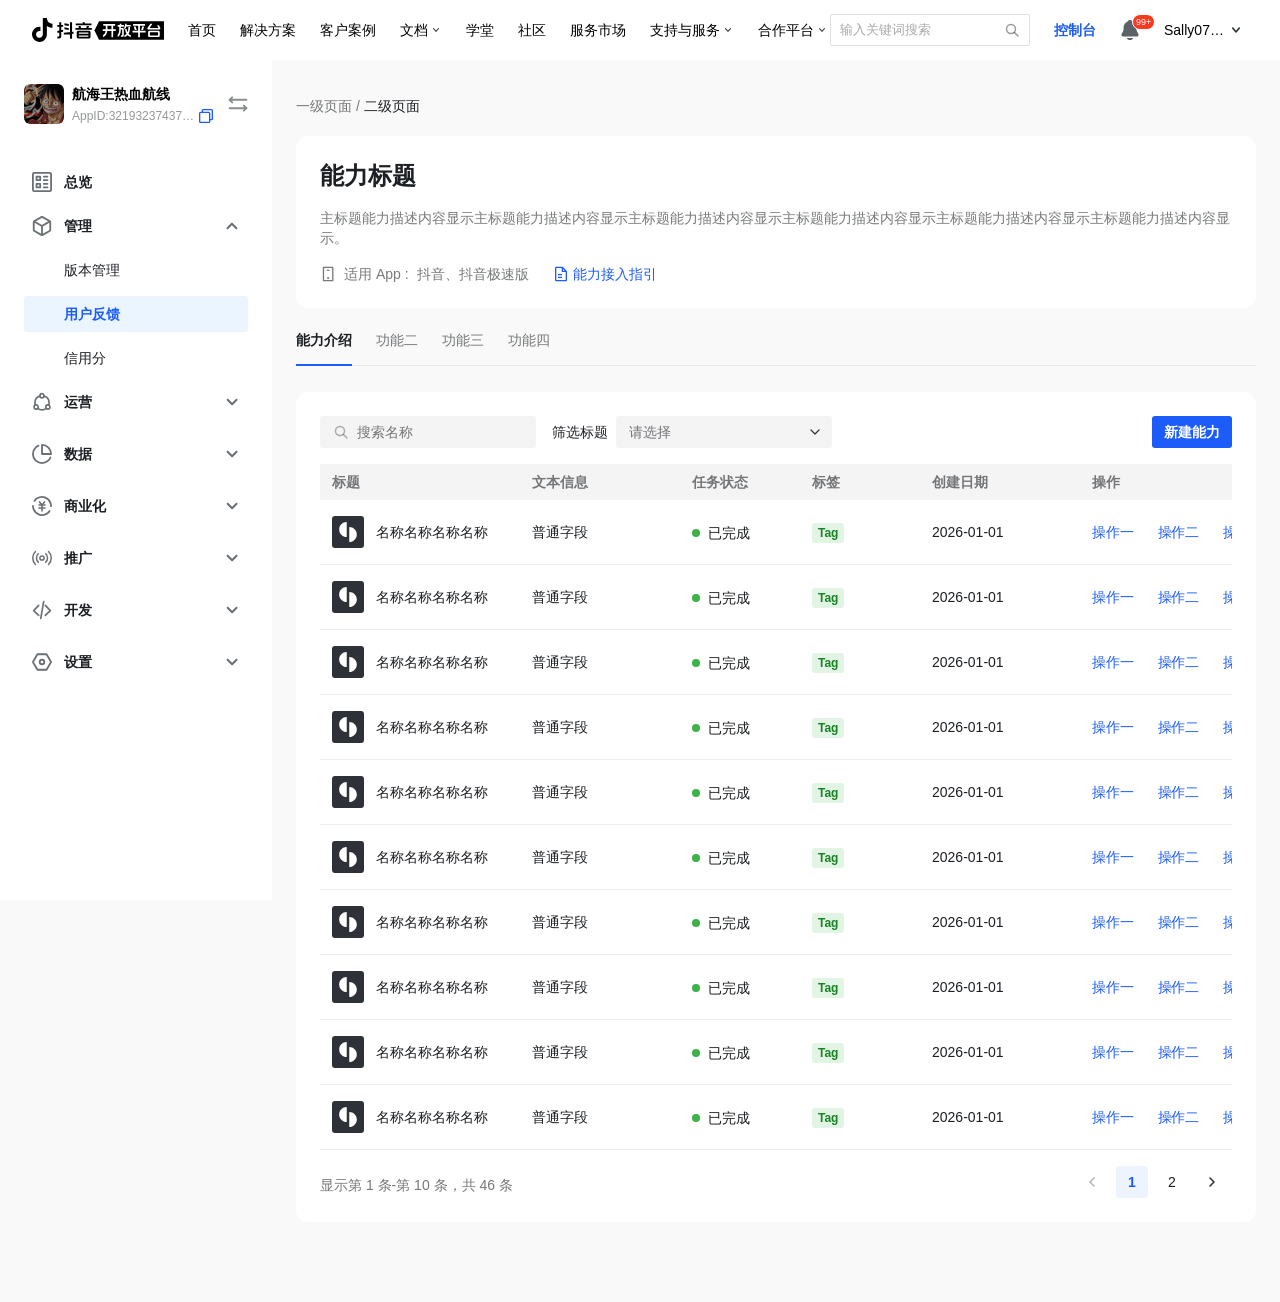
<file: Games-design-skill/preview/InfoQuery.html>
<!DOCTYPE html>
<html lang="zh-CN">
<head>
  <meta charset="UTF-8" />
  <meta name="viewport" content="width=device-width, initial-scale=1.0" />
  <title>信息查询 — 列表页</title>
  <link rel="stylesheet" href="../assets/layout-shell.css" />
  <style>
    /* === 信息查询变体切换 === */
    .variant-only { display: none !important; }
    body[data-variant="single"] .show-single,
    body[data-variant="collection"] .show-collection,
    body[data-variant="filter-outside"] .show-filter-outside { display: block !important; }
    body[data-variant="single"] .show-single.flex,
    body[data-variant="collection"] .show-collection.flex,
    body[data-variant="filter-outside"] .show-filter-outside.flex { display: flex !important; }
    body[data-variant="single"] .card.list-panel.show-single { display: flex !important; }
    body[data-variant="collection"] .card.info-panel.show-collection,
    body[data-variant="filter-outside"] .card.info-panel.show-filter-outside { display: flex !important; }
    body[data-variant="single"] .tabs-btn,
    body[data-variant="single"] .card.filter-panel,
    body[data-variant="single"] .page-title-block,
    body[data-variant="single"] #info-panel-card { display: none !important; }
    body[data-variant="collection"] .page-title-block,
    body[data-variant="collection"] .card.filter-panel,
    body[data-variant="collection"] .card-title,
    body[data-variant="collection"] #list-panel-card { display: none !important; }
    body[data-variant="filter-outside"] .breadcrumb,
    body[data-variant="filter-outside"] .card.intro,
    body[data-variant="filter-outside"] #list-panel-card,
    body[data-variant="filter-outside"] .list-toolbar.show-collection { display: none !important; }
    body[data-variant="single"] .card.intro { padding: 24px; }
    body[data-variant="collection"] .card.intro { padding: 24px 32px; }
    body[data-variant="single"] .meta-row { display: flex; }
    body[data-variant="collection"] .meta-row { display: none !important; }
    .card.list-panel {
      display: flex;
      flex-direction: column;
      gap: 16px;
      padding: 24px;
    }
    .list-toolbar,
    .table-wrap,
    .table-footer { width: 100%; max-width: 1024px; }
    .list-toolbar {
      display: flex;
      align-items: center;
      justify-content: space-between;
      gap: 16px;
      min-height: 32px;
    }
    .list-toolbar-left {
      display: flex;
      align-items: center;
      gap: 16px;
      flex-wrap: wrap;
      max-width: 512px;
    }
    .field-input {
      width: 216px;
      padding: 6px 12px 6px 36px;
      color: var(--text-2);
      background-image: url("data:image/svg+xml,%3Csvg xmlns='http://www.w3.org/2000/svg' width='16' height='16' fill='none'%3E%3Ccircle cx='7' cy='7' r='4.5' stroke='rgba(28,31,35,0.35)' stroke-width='1.5'/%3E%3Cpath stroke='rgba(28,31,35,0.35)' stroke-width='1.5' stroke-linecap='round' d='M10.5 10.5L14 14'/%3E%3C/svg%3E");
      background-repeat: no-repeat;
      background-position: 12px center;
    }
    body[data-variant="filter-outside"] .data-table { min-width: 1008px; }
    body[data-variant="filter-outside"] .data-table col.col-action { width: 248px; }
    body[data-variant="single"] .data-table col.col-action,
    body[data-variant="collection"] .data-table col.col-action { width: 264px; }

    :root {
      --primary: #1c5cfb;
      --primary-light: #edf3ff;
      --primary-bg-nav: #eaf5ff;
      --text-0: #1c1f23;
      --text-1: #171a1c;
      --text-2: rgba(28, 31, 35, 0.6);
      --text-3: rgba(23, 26, 28, 0.45);
      --text-disabled: #888d92;
      --danger: #f93920;
      --bg-page: #f9f9f9;
      --bg-white: #ffffff;
      --tab-line-border: rgba(28, 31, 35, 0.08);
      --fill-muted: rgba(46, 50, 56, 0.05);
      --font: "PingFang SC", -apple-system, BlinkMacSystemFont, "Microsoft YaHei", sans-serif;
      --header-h: 60px;
      --sidebar-w: 272px;
      --content-w: 1072px;
      --radius-card: 12px;
      --radius-sm: 3px;
    }

    * { box-sizing: border-box; margin: 0; padding: 0; }
    body {
      font-family: var(--font);
      font-size: 14px;
      line-height: 20px;
      color: var(--text-0);
    }

    /* Figma 1665:217272：Header 底 → 标题顶 32px（内容区 y=92） */
    .main {
      max-width: var(--content-w);
      margin: 0 auto;
      padding: 0 0 48px;
    }

    /* Breadcrumb */
    .breadcrumb {
      display: flex;
      align-items: center;
      height: 28px;
      margin-bottom: 16px;
      font-size: 14px;
    }
    .breadcrumb a, .breadcrumb .sep { color: var(--text-2); text-decoration: none; }
    .breadcrumb .sep { margin: 0 4px; }
    .breadcrumb .current { color: var(--text-0); }

    /* Cards */
    .card {
      background: var(--bg-white);
      border-radius: var(--radius-card);
      padding: 24px;
      margin-bottom: 8px;
    }
    .card:last-child { margin-bottom: 0; }

    /* intro：Figma 1651:114437，px32 py24，无元信息 */
    .card.intro {
      display: flex;
      flex-direction: column;
      gap: 16px;
      margin-bottom: 8px;
      padding: 24px 32px;
    }
    .card.intro .page-title { margin-bottom: 0; }
    .card.intro .desc { margin-bottom: 0; }

    .page-title {
      font-size: 24px;
      font-weight: 600;
      line-height: 32px;
      margin-bottom: 0;
    }
    .page-title-block {
      margin-bottom: 8px;
    }
    .desc {
      color: var(--text-2);
      font-size: 14px;
      line-height: 20px;
    }

    /* Tabs 1878:114793：tabs-bar + tabs-content 10px，组件高 51px；至 list 卡片 16px */
    .tabs-block {
      margin-bottom: 16px;
    }
    .tabs-line {
      display: flex;
      border-bottom: 1px solid var(--tab-line-border);
      background: transparent;
    }
    .tabs-spacer {
      height: 10px;
    }
    .tabs-line .tab {
      padding: 16px 0 14px;
      margin-right: 24px;
      font-size: 14px;
      color: var(--text-2);
      cursor: pointer;
      border-bottom: 2px solid transparent;
      margin-bottom: -1px;
      background: none;
      border-top: none;
      border-left: none;
      border-right: none;
      font-family: inherit;
    }
    .tabs-line .tab.active {
      color: var(--text-0);
      font-weight: 600;
      border-bottom-color: var(--primary);
    }

    /* Button tabs：Figma 1878:115746 */
    .tabs-btn {
      display: flex;
      gap: 8px;
      margin-bottom: 16px;
    }
    .tabs-btn .tab {
      padding: 8px 12px;
      border-radius: var(--radius-sm);
      font-size: 14px;
      color: var(--text-2);
      cursor: pointer;
      border: none;
      background: transparent;
      font-family: inherit;
    }
    .tabs-btn .tab.active {
      background: var(--primary-light);
      color: var(--primary);
      font-weight: 600;
    }

    .meta-row {
      display: flex;
      align-items: center;
      gap: 24px;
      margin: 0;
      flex-wrap: wrap;
    }
    .meta-item {
      display: flex;
      align-items: center;
      gap: 8px;
      color: var(--text-2);
      font-size: 14px;
      --meta-icon-muted: rgba(28, 31, 35, 0.6);
    }
    .meta-link {
      display: flex;
      align-items: center;
      gap: 4px;
      color: var(--primary);
      font-weight: 500;
      line-height: 20px;
      text-decoration: none;
      font-size: 14px;
      --meta-icon-primary: #1c5cfb;
    }
    /* Figma 16×16 元信息图标，SVG 可通过 CSS 变量染色 */
    .meta-icon {
      width: 16px;
      height: 16px;
      min-width: 16px;
      min-height: 16px;
      flex-shrink: 0;
      display: inline-flex;
      align-items: center;
      justify-content: center;
    }
    .meta-icon svg,
    .meta-icon img {
      display: block;
      width: 16px;
      height: 16px;
    }
    .btn-primary {
      background: var(--primary);
      color: #fff;
      border: none;
      border-radius: var(--radius-sm);
      min-width: 80px;
      height: 32px;
      padding: 6px 12px;
      font-size: 14px;
      font-weight: 600;
      line-height: 20px;
      cursor: pointer;
      font-family: inherit;
      white-space: nowrap;
      flex-shrink: 0;
    }
    .btn-primary:hover { background: #1649d4; }

    .tab-panel { display: none; }
    .tab-panel.active { display: block; }

    /* filter-panel：Figma 1665:217963 */
    .card.filter-panel {
      padding: 24px;
      margin-bottom: 16px;
    }
    .filter-grid {
      display: flex;
      flex-wrap: wrap;
      align-items: flex-start;
      gap: 16px 24px;
      max-width: 1024px;
    }
    /* 时间组：Figma 1665:221255 RadioButtonGroup + DateTimeRange */
    .filter-time-group {
      display: flex;
      align-items: center;
      gap: 8px;
      flex-wrap: wrap;
    }
    .filter-time-group > label {
      font-size: 14px;
      color: var(--text-0);
      white-space: nowrap;
    }
    .radio-group {
      display: inline-flex;
      align-items: center;
      width: 173px;
      height: 32px;
      border-radius: var(--radius-sm);
      background: rgba(46, 50, 56, 0.05);
      padding: 4px;
      gap: 4px;
      overflow: hidden;
      flex-shrink: 0;
    }
    .radio-group input {
      position: absolute;
      opacity: 0;
      width: 0;
      height: 0;
      pointer-events: none;
    }
    .radio-group label {
      display: inline-flex;
      align-items: center;
      justify-content: center;
      padding: 2px 8px;
      font-size: 14px;
      font-weight: 600;
      line-height: 20px;
      color: rgba(23, 26, 28, 0.65);
      border-radius: var(--radius-sm);
      cursor: pointer;
      white-space: nowrap;
      background: transparent;
      transition: background 0.15s ease, color 0.15s ease;
    }
    .radio-group input:checked + label {
      background: var(--bg-white);
      color: var(--primary);
    }
    .radio-group input:focus-visible + label {
      outline: 2px solid var(--primary);
      outline-offset: 1px;
    }
    .filter-time-range {
      display: flex;
      align-items: center;
      gap: 8px;
      flex-shrink: 0;
    }
    .field-date-range {
      display: flex;
      align-items: center;
      width: 344px;
      height: 32px;
      border-radius: var(--radius-sm);
      background: rgba(46, 50, 56, 0.05);
      padding: 0 12px 0 8px;
      font-size: 14px;
      color: var(--text-0);
    }
    .field-date-range .sep {
      color: var(--text-2);
      margin: 0 4px;
    }
    .field-date-range .placeholder {
      color: var(--text-2);
      flex: 1;
    }
    .field-date-range .cal-icon {
      flex-shrink: 0;
      margin-left: 8px;
      opacity: 0.6;
    }
    .filter-actions {
      display: flex;
      gap: 12px;
      align-items: center;
    }
    .btn-query {
      background: var(--primary);
      color: #fff;
      border: none;
      border-radius: var(--radius-sm);
      width: 74px;
      height: 32px;
      font-size: 14px;
      font-weight: 600;
      cursor: pointer;
      font-family: inherit;
    }
    .btn-query:hover { background: #1649d4; }
    .btn-reset {
      background: rgba(46, 50, 56, 0.05);
      color: rgba(23, 26, 28, 0.25);
      border: none;
      border-radius: var(--radius-sm);
      width: 74px;
      height: 32px;
      font-size: 14px;
      font-weight: 500;
      cursor: pointer;
      font-family: inherit;
    }

    /* info 列表区：Figma 1665:218021 */
    .card.info-panel {
      display: flex;
      flex-direction: column;
      gap: 16px;
      padding: 24px;
    }
    .card-title {
      font-size: 16px;
      font-weight: 600;
      line-height: 22px;
      min-height: 32px;
      display: flex;
      align-items: center;
      max-width: 1024px;
    }
    .table-wrap,
    .table-footer {
      width: 100%;
      max-width: 1024px;
    }
    .field-input,
    .field-select {
      height: 32px;
      border-radius: var(--radius-sm);
      background: rgba(46, 50, 56, 0.05);
      border: 1px solid transparent;
      font-family: inherit;
      font-size: 14px;
      color: var(--text-0);
    }
    .field-input {
      width: 216px;
      padding: 6px 12px 6px 36px;
      color: var(--text-2);
      background-image: url("data:image/svg+xml,%3Csvg xmlns='http://www.w3.org/2000/svg' width='16' height='16' fill='none'%3E%3Ccircle cx='7' cy='7' r='4.5' stroke='rgba(28,31,35,0.35)' stroke-width='1.5'/%3E%3Cpath stroke='rgba(28,31,35,0.35)' stroke-width='1.5' stroke-linecap='round' d='M10.5 10.5L14 14'/%3E%3C/svg%3E");
      background-repeat: no-repeat;
      background-position: 12px center;
    }
    .filter-row {
      display: flex;
      align-items: center;
      gap: 8px;
    }
    .filter-row label {
      font-size: 14px;
      color: var(--text-0);
      white-space: nowrap;
    }
    .field-select {
      width: 216px;
      padding: 0 32px 0 12px;
      appearance: none;
      color: var(--text-2);
      background-image: url("data:image/svg+xml,%3Csvg xmlns='http://www.w3.org/2000/svg' width='16' height='16' fill='none'%3E%3Cpath d='M4 6l4 4 4-4' stroke='%232E3238' stroke-width='1.2' stroke-linecap='round' stroke-linejoin='round'/%3E%3C/svg%3E");
      background-repeat: no-repeat;
      background-position: right 8px center;
    }

    .table-wrap { width: 100%; overflow-x: auto; }
    .data-table {
      width: 100%;
      min-width: 1008px;
      border-collapse: collapse;
      table-layout: fixed;
    }
    .data-table col.col-title { width: 200px; }
    .data-table col.col-text { width: 160px; }
    .data-table col.col-status { width: 120px; }
    .data-table col.col-tag { width: 120px; }
    .data-table col.col-date { width: 160px; }
    .data-table col.col-action { width: 248px; }
    .data-table thead th {
      height: 36px;
      padding: 8px 12px;
      text-align: left;
      font-size: 14px;
      font-weight: 600;
      color: var(--text-2);
      background: rgba(46, 50, 56, 0.05);
      vertical-align: middle;
    }
    .data-table tbody td {
      min-height: 64px;
      height: auto;
      padding: 16px 12px;
      border-bottom: 1px solid rgba(28, 31, 35, 0.08);
      vertical-align: middle;
      font-size: 14px;
      color: var(--text-0);
      box-sizing: border-box;
    }
    .data-table tbody tr {
      min-height: 64px;
      height: auto;
    }
    .cell-media {
      display: flex;
      align-items: center;
      gap: 12px;
      min-width: 0;
    }
    .cell-logo {
      display: flex;
      align-items: center;
      justify-content: center;
      width: 32px;
      height: 32px;
      border-radius: var(--radius-sm);
      background: #2e3238;
      flex-shrink: 0;
    }
    .cell-logo svg,
    .cell-logo img {
      width: 22px;
      height: 22px;
      display: block;
      flex-shrink: 0;
    }
    .cell-media span {
      overflow: hidden;
      text-overflow: ellipsis;
      white-space: nowrap;
    }
    /* StatesTag §2.8.4 — 列表任务状态 */
    .state-tag {
      display: inline-flex;
      align-items: center;
      gap: 8px;
      font-size: 14px;
      font-weight: 400;
      line-height: 20px;
      color: var(--text-1);
    }
    .state-tag::before {
      content: "";
      width: 8px;
      height: 8px;
      border-radius: 50%;
      flex-shrink: 0;
    }
    .state-tag[data-state="Pending"]::before { background: #a7abb0; }
    .state-tag[data-state="underway"]::before { background: #f0b114; }
    .state-tag[data-state="succeed"]::before { background: #3bb346; }
    .state-tag[data-state="Effective"]::before { background: #1c5cfb; }
    .state-tag[data-state="Failed"]::before { background: #f93920; }

    /* Tag Small §2.8.3 — 表格标签列 */
    .ui-tag-sm {
      display: inline-flex;
      align-items: center;
      height: 20px;
      padding: 4px 6px;
      border-radius: var(--radius-sm);
      font-size: 12px;
      font-weight: 600;
      line-height: 16px;
    }
    .ui-tag-sm[data-state="Pending"] { background: rgba(136, 141, 146, 0.15); color: #41464c; }
    .ui-tag-sm[data-state="underway"] { background: rgba(252, 151, 0, 0.15); color: #b24e00; }
    .ui-tag-sm[data-state="succeed"] { background: rgba(59, 179, 70, 0.15); color: #178323; }
    .ui-tag-sm[data-state="Effective"] { background: rgba(28, 92, 251, 0.15); color: #1249d2; }
    .ui-tag-sm[data-state="Failed"] { background: rgba(249, 57, 32, 0.15); color: #d52515; }

    .data-table tbody td.col-action { background: var(--bg-white); }
    /* 操作列：横向文字链 + 更多；行默认 64px，内容多时可增高 */
    .cell-actions {
      display: flex;
      align-items: center;
      flex-wrap: wrap;
      gap: 24px;
      min-height: 32px;
      line-height: 20px;
    }
    .action-link {
      color: var(--primary);
      font-size: 14px;
      font-weight: 500;
      line-height: 20px;
      letter-spacing: -0.14px;
      text-decoration: none;
      white-space: nowrap;
      cursor: pointer;
      background: none;
      border: none;
      padding: 0;
      font-family: inherit;
    }
    .action-link:hover { opacity: 0.85; }
    .action-more {
      display: inline-flex;
      align-items: center;
      justify-content: center;
      width: 16px;
      height: 20px;
      flex-shrink: 0;
      color: var(--primary);
      cursor: pointer;
      border: none;
      padding: 0;
      background: transparent;
    }
    .action-more svg,
    .action-more img { display: block; width: 16px; height: 20px; }

    .table-footer {
      display: flex;
      align-items: center;
      justify-content: space-between;
      min-height: 32px;
      gap: 16px;
      flex-wrap: wrap;
    }
    .table-footer .summary {
      font-size: 14px;
      line-height: 20px;
      padding-top: 6px;
      color: var(--text-2);
      white-space: nowrap;
    }
    .table-pagination {
      display: flex;
      align-items: center;
      gap: 0;
      margin-left: auto;
    }
    .table-pagination .page-btn {
      min-width: 32px;
      width: 32px;
      height: 32px;
      margin: 0 4px;
      border: none;
      border-radius: var(--radius-sm);
      background: transparent;
      font-size: 14px;
      line-height: 32px;
      color: var(--text-0);
      cursor: pointer;
      font-family: inherit;
      padding: 0;
    }
    .table-pagination .page-btn:hover:not(:disabled) {
      background: rgba(46, 50, 56, 0.05);
    }
    .table-pagination .page-btn.active {
      background: var(--primary-light);
      color: var(--primary);
      font-weight: 600;
    }
    .table-pagination .page-btn:disabled {
      opacity: 0.35;
      cursor: not-allowed;
    }
    .table-pagination .page-btn.nav {
      display: flex;
      align-items: center;
      justify-content: center;
    }

    .ico-svg { display: inline-block; vertical-align: middle; }
  </style>
</head>
<body data-variant="single">

<!-- ===== HEADER ===== -->
<header class="header">
  <div class="header-left">
    <!-- Logo -->
    <div class="logo">
      <svg viewBox="0 0 131.947 23.9475" fill="none" xmlns="http://www.w3.org/2000/svg" preserveAspectRatio="xMidYMid meet">
        <path d="M67.0093 3.13313H131.947V21.855H67.0093L62.393 12.495L67.0093 3.13313Z" fill="var(--fill-0,black)"/>
        <path d="M17.4119 4.79438C16.7741 4.3715 16.227 3.82119 15.8036 3.17666C15.3802 2.53214 15.0893 1.80677 14.9484 1.04438C14.8863 0.699849 14.8549 0.350303 14.8546 7.62939e-06H10.81V16.5C10.7745 17.3913 10.4032 18.2343 9.77334 18.8532C9.14351 19.4722 8.30378 19.8194 7.42915 19.8225C6.88075 19.822 6.34068 19.6856 5.85543 19.425C5.30704 19.1321 4.84762 18.6918 4.52683 18.1518C4.20604 17.6118 4.03611 16.9926 4.03539 16.3613C4.03685 15.4439 4.39493 14.5646 5.03112 13.9161C5.66731 13.2676 6.52968 12.9029 7.42915 12.9019C7.76853 12.9027 8.10579 12.9565 8.42925 13.0613V8.85938C8.098 8.81061 7.76383 8.78554 7.42915 8.78438C5.45942 8.78637 3.57091 9.58528 2.1781 11.0058C0.785291 12.4263 0.00195136 14.3524 4.50623e-06 16.3613C-0.00131226 17.5805 0.285971 18.7821 0.837446 19.8639C1.38892 20.9457 2.18829 21.8757 3.16763 22.575C4.41393 23.4699 5.90129 23.9493 7.42547 23.9475C9.39505 23.945 11.2833 23.146 12.676 21.7256C14.0687 20.3051 14.8522 18.3794 14.8546 16.3706V7.99688C16.4903 9.19636 18.4546 9.84053 20.4692 9.83813V5.71313C19.3842 5.71636 18.3218 5.39709 17.4119 4.79438Z" fill="var(--fill-0,black)"/>
        <path d="M27.231 4.20004V17.6738C27.2391 17.7744 27.2262 17.8756 27.1933 17.9707C27.1603 18.0659 27.108 18.1529 27.0398 18.226C26.9716 18.2991 26.889 18.3567 26.7974 18.395C26.7059 18.4333 26.6074 18.4514 26.5085 18.4482H25.3337V20.385H27.0876C28.4241 20.385 29.2367 19.5919 29.2367 18.1538V4.20004H27.231ZM31.0917 11.85L25.3264 12.735V14.7263L31.0917 13.8413V11.85ZM31.0917 6.87378H25.3264V8.77129H31.0917V6.87378ZM40.0376 20.6794V4.20004H37.9583V20.6813L40.0376 20.6794ZM36.7559 12.075V10.1382L32.4191 9.34504V11.2988L36.7559 12.075ZM36.7559 7.92754V5.97191L32.4191 5.17879V7.13441L36.7559 7.92754ZM41.5359 13.7532L31.7774 14.6363V16.59L41.5359 15.7238V13.7532Z" fill="var(--fill-0,black)"/>
        <path d="M59.8247 9.88876H43.378V11.7319H59.8247V9.88876ZM54.2414 10.3125H56.3905L56.9145 8.06251H54.7469L54.2414 10.3125ZM43.7218 7.27126H59.4809V5.42813H52.9213L52.6327 4.26751H50.4634L50.7704 5.42813H43.7218V7.27126ZM46.8858 10.3125H49.0349L48.5293 8.06251H46.3783L46.8858 10.3125ZM46.1504 17.4375H57.1369V15.75H46.1504V17.4375ZM47.2534 18.7275C47.1315 18.729 47.0139 18.6814 46.9262 18.5951C46.8384 18.5087 46.7875 18.3906 46.7846 18.2663V15.0225C46.7841 14.9595 46.7959 14.897 46.8193 14.8387C46.8427 14.7803 46.8771 14.7273 46.9207 14.6827C46.9643 14.638 47.0162 14.6026 47.0733 14.5786C47.1304 14.5545 47.1917 14.5423 47.2534 14.5425H55.964C56.0259 14.542 56.0873 14.5541 56.1447 14.578C56.202 14.602 56.2541 14.6373 56.2979 14.682C56.3417 14.7267 56.3763 14.7798 56.3998 14.8382C56.4233 14.8967 56.4351 14.9593 56.4346 15.0225V18.2663C56.4317 18.3909 56.3806 18.5094 56.2925 18.5958C56.2043 18.6822 56.0862 18.7295 55.964 18.7275H47.2534ZM46.5181 20.6025H56.6994C57.8741 20.6025 58.5084 19.9575 58.5084 18.7594V14.5894C58.5084 13.3913 57.8741 12.7463 56.6994 12.7463H46.507C45.3323 12.7463 44.6998 13.3913 44.6998 14.5894V18.7725C44.7035 19.9706 45.3359 20.6156 46.5107 20.6156L46.5181 20.6025Z" fill="var(--fill-0,black)"/>
        <path d="M71.2433 7.74753H83.1104V6.07504H71.2433V7.74753ZM70.6329 12.9807H83.7244V11.3119H70.6366L70.6329 12.9807ZM71.0649 19.245C74.3502 17.7882 75.4367 14.5575 75.4367 9.84191V6.97504H73.7105V10.1288C73.7105 13.3294 73.2508 15.7875 71.0649 17.1207V19.245ZM79.4225 19.1832H81.1322V6.97504H79.4225V19.1832Z" fill="var(--fill-0,white)"/>
        <path d="M92.218 11.4019C93.6446 10.6519 94.6263 8.86874 94.6263 5.74499H93.1004C93.1004 7.48874 92.832 8.41499 92.2235 9.09749L92.218 11.4019ZM94.2991 8.45999L98.6709 8.47499V6.89811H94.2991V8.45999ZM98.7996 19.1231V17.3625C96.3747 16.6125 94.8727 14.175 94.5455 11.1131H93.06C93.3928 15.33 95.5327 18.3337 98.7996 19.1231ZM92.4055 19.1231C95.2459 17.94 97.9374 15.9075 97.9374 9.49124V8.97561H96.3159V9.49124C96.3159 14.4056 94.6502 16.2562 92.4055 17.3025V19.1231ZM85.6529 19.0912C87.8241 17.7262 88.7617 15.0881 88.7617 12.1294V8.51249H87.1696V11.94C87.1696 14.1544 86.5905 15.8231 85.6529 16.6575V19.0912ZM90.1148 11.7787V16.86C90.1148 17.1337 89.9953 17.3156 89.7287 17.3156H88.8959V18.8625H90.3373C91.2455 18.8625 91.7363 18.3619 91.7363 17.4375V11.3569C91.7363 10.5525 91.2896 10.0987 90.5009 10.0987H88.008L87.9638 11.5237H89.8519C89.8861 11.5196 89.9207 11.5233 89.9532 11.5347C89.9857 11.5461 90.0153 11.5649 90.0397 11.5896C90.0641 11.6143 90.0827 11.6443 90.0941 11.6774C90.1055 11.7105 90.1095 11.7458 90.1056 11.7806L90.1148 11.7787ZM88.1367 7.97436H89.6681L89.1919 5.74499H87.5851L88.1367 7.97436ZM91.9735 7.09499H85.6529V8.65686H91.9735V7.09499Z" fill="var(--fill-0,white)"/>
        <path d="M111.034 12.0844L112.062 8.41316H110.187L109.161 12.0844H111.034ZM102.782 12.0844H104.655L103.629 8.41316H101.756L102.782 12.0844ZM101.057 7.71566H112.924V6.07504H101.057V7.71566ZM100.454 14.4038H113.54V12.7669H100.454V14.4038ZM106.12 19.1775H107.859V6.92628H106.12V19.1775Z" fill="var(--fill-0,white)"/>
        <path d="M128.161 9.63752L126.926 7.25627H125.038L126.658 10.5619L127.507 9.8794H117.528L120.427 5.8294H118.419L115.564 9.74252C115 10.5169 115.445 11.5481 116.59 11.5481H127.031C128.071 11.5388 128.65 10.575 128.161 9.63752ZM118.197 17.3869C118.097 17.3889 118 17.3507 117.928 17.2805C117.855 17.2104 117.812 17.1139 117.809 17.0119V14.7619C117.809 14.71 117.819 14.6585 117.838 14.6105C117.858 14.5625 117.886 14.5189 117.922 14.4822C117.958 14.4456 118.001 14.4167 118.048 14.3971C118.096 14.3775 118.146 14.3677 118.197 14.3682H125.588C125.638 14.3679 125.689 14.3779 125.736 14.3976C125.783 14.4173 125.825 14.4463 125.861 14.4829C125.897 14.5195 125.925 14.563 125.945 14.6109C125.964 14.6588 125.974 14.7101 125.974 14.7619V17.0119C125.97 17.1135 125.928 17.2097 125.856 17.2799C125.784 17.35 125.687 17.3884 125.588 17.3869H118.197ZM117.543 19.0557H126.242C127.209 19.0557 127.729 18.525 127.729 17.5388V14.2388C127.729 13.2525 127.209 12.7219 126.242 12.7219H117.552C116.585 12.7219 116.064 13.2525 116.064 14.2388V17.5294C116.055 18.5156 116.576 19.0463 117.552 19.0463L117.543 19.0557Z" fill="var(--fill-0,white)"/>
      </svg>
    </div>

    <!-- Nav Tabs -->
    <ul class="nav-tabs">
      <li>首页</li>
      <li>解决方案</li>
      <li>客户案例</li>
      <li>文档<span class="nav-chevron"><svg viewBox="0 0 6 4" fill="none"><path fill-rule="evenodd" clip-rule="evenodd" d="M5.83961 3.81916C5.62575 4.06028 5.27902 4.06028 5.06517 3.81916L3 1.49064L0.93483 3.81916C0.720975 4.06028 0.374247 4.06028 0.160391 3.81916C-0.0534638 3.57803 -0.0534638 3.18709 0.160391 2.94596L2.61278 0.180845C2.82664 -0.0602815 3.17336 -0.0602815 3.38722 0.180845L5.83961 2.94596C6.05346 3.18709 6.05346 3.57803 5.83961 3.81916Z" fill="rgba(0,0,0,0.75)"/></svg></span></li>
      <li>学堂</li>
      <li>社区</li>
      <li>服务市场</li>
      <li>支持与服务<span class="nav-chevron"><svg viewBox="0 0 6 4" fill="none"><path fill-rule="evenodd" clip-rule="evenodd" d="M5.83961 3.81916C5.62575 4.06028 5.27902 4.06028 5.06517 3.81916L3 1.49064L0.93483 3.81916C0.720975 4.06028 0.374247 4.06028 0.160391 3.81916C-0.0534638 3.57803 -0.0534638 3.18709 0.160391 2.94596L2.61278 0.180845C2.82664 -0.0602815 3.17336 -0.0602815 3.38722 0.180845L5.83961 2.94596C6.05346 3.18709 6.05346 3.57803 5.83961 3.81916Z" fill="rgba(0,0,0,0.75)"/></svg></span></li>
      <li>合作平台<span class="nav-chevron"><svg viewBox="0 0 6 4" fill="none"><path fill-rule="evenodd" clip-rule="evenodd" d="M5.83961 3.81916C5.62575 4.06028 5.27902 4.06028 5.06517 3.81916L3 1.49064L0.93483 3.81916C0.720975 4.06028 0.374247 4.06028 0.160391 3.81916C-0.0534638 3.57803 -0.0534638 3.18709 0.160391 2.94596L2.61278 0.180845C2.82664 -0.0602815 3.17336 -0.0602815 3.38722 0.180845L5.83961 2.94596C6.05346 3.18709 6.05346 3.57803 5.83961 3.81916Z" fill="rgba(0,0,0,0.75)"/></svg></span></li>
    </ul>
  </div>

  <div class="header-right">
    <div class="search-input">
      <span>输入关键词搜索</span>
      <svg class="search-icon" viewBox="0 0 16 16" fill="none">
        <circle cx="7" cy="7" r="4.5" stroke="rgba(0,0,0,0.4)" stroke-width="1.5"/>
        <line x1="10.5" y1="10.5" x2="14" y2="14" stroke="rgba(0,0,0,0.4)" stroke-width="1.5" stroke-linecap="round"/>
      </svg>
    </div>
    <span class="console-btn">控制台</span>
    <div class="user-block">
      <div class="user-bell">
        <svg viewBox="0 0 15.1704 17.6667" fill="none" preserveAspectRatio="xMidYMid meet">
          <path d="M0.262402 12.0529C-0.448745 13.1907 0.36928 14.6667 1.71107 14.6667H4.34468L4.34493 14.67H10.8255L10.8257 14.6667H13.4593C14.8011 14.6667 15.6191 13.1907 14.908 12.0529L13.9098 10.4558C13.4798 9.7679 13.2518 8.97299 13.2518 8.16176V6.5C13.2518 4.09178 11.7508 2.03676 9.63379 1.21544C9.23774 0.491194 8.46883 0 7.58518 0C6.70154 0 5.93262 0.491195 5.53657 1.21544C3.41959 2.03676 1.91851 4.09178 1.91851 6.5V8.16176C1.91851 8.973 1.69054 9.7679 1.26058 10.4558L0.262402 12.0529Z" fill="#262D34" fill-opacity="0.75"/>
          <path d="M7.58521 17.6667C6.31268 17.6667 5.21098 16.9353 4.67748 15.87H10.4929C9.95943 16.9353 8.85773 17.6667 7.58521 17.6667Z" fill="#262D34" fill-opacity="0.75"/>
        </svg>
      </div>
      <div class="user-badge">99+</div>
      <div class="user-name-row">
        <span>Sally07…</span>
        <div class="user-chevron-wrap">
          <svg viewBox="0 0 16 16" fill="none">
            <path fill-rule="evenodd" clip-rule="evenodd" d="M11.7862 10.4255C11.501 10.747 11.0387 10.747 10.7536 10.4255L8.00002 7.32085L5.24646 10.4255C4.96132 10.747 4.49902 10.747 4.21388 10.4255C3.92874 10.104 3.92874 9.58278 4.21388 9.26128L7.48373 5.57446C7.76887 5.25296 8.23117 5.25296 8.51631 5.57446L11.7862 9.26128C12.0713 9.58278 12.0713 10.104 11.7862 10.4255Z" fill="#262D34"/>
          </svg>
        </div>
      </div>
    </div>
  </div>
</header>

<!-- ===== LAYOUT BODY ===== -->
<div class="layout-body">

  <!-- SIDEBAR -->
  <div class="sidebar-column">
  <aside class="sidebar">

    <!-- App Switcher -->
    <div class="app-switcher">
      <div class="app-switcher-info">
        <div class="app-avatar">
          <div class="avatar-bg" aria-hidden="true"></div>
          <div class="avatar-overlay"></div>
        </div>
        <div class="app-meta">
          <div class="app-name">航海王热血航线</div>
          <div class="app-id-row">
            <span class="app-id">AppID:32193237437…</span>
            <svg class="copy-icon" viewBox="0 0 16 16" fill="none">
              <path d="M4.33301 4.1432V2.60352C4.33301 2.08575 4.75273 1.66602 5.27051 1.66602H13.3955C13.9133 1.66602 14.333 2.08575 14.333 2.60352V10.7285C14.333 11.2463 13.9133 11.666 13.3955 11.666H11.8384" stroke="var(--stroke-0,#1C5CFB)" stroke-width="1.33" stroke-linecap="round" stroke-linejoin="round"/>
              <path d="M10.7295 4.33398H2.60449C2.08673 4.33398 1.66699 4.75372 1.66699 5.27148V13.3965C1.66699 13.9143 2.08673 14.334 2.60449 14.334H10.7295C11.2473 14.334 11.667 13.9143 11.667 13.3965V5.27148C11.667 4.75372 11.2473 4.33398 10.7295 4.33398Z" stroke="var(--stroke-0,#1C5CFB)" stroke-width="1.33" stroke-linejoin="round"/>
            </svg>
          </div>
        </div>
      </div>
      <svg class="switch-icon" viewBox="0 0 16 16" fill="none">
        <defs><clipPath id="cp-sw"><rect width="16" height="16" fill="white"/></clipPath></defs>
        <g clip-path="url(#cp-sw)">
          <path d="M3.334 2.666L1.334 4.666L3.334 6.666" stroke="#888D92" stroke-width="1.6" stroke-linecap="round" stroke-linejoin="round"/>
          <path d="M12.666 9.334L14.666 11.334L12.666 13.334" stroke="#888D92" stroke-width="1.6" stroke-linecap="round" stroke-linejoin="round"/>
          <path d="M1.334 4.666H14.667" stroke="#888D92" stroke-width="1.6" stroke-linecap="round" stroke-linejoin="round"/>
          <path d="M1.334 11.334H14.667" stroke="#888D92" stroke-width="1.6" stroke-linecap="round" stroke-linejoin="round"/>
        </g>
      </svg>
    </div>

    <!-- Nav Menu
         data-group: group header id
         data-parent: links child to group
    -->
    <nav class="nav-menu" id="navMenu">

      <!-- 总览 (no children) -->
      <div class="nav-group" data-group="overview" data-no-children>
        <div class="nav-group-inner">
          <div class="nav-icon">
            <svg viewBox="0 0 44 44" fill="none" preserveAspectRatio="xMidYMid meet">
              <rect x="2" y="2" width="40" height="40" rx="3" stroke="var(--stroke-0)" stroke-width="4" stroke-linejoin="round"/>
              <rect x="10" y="10" width="8" height="8" stroke="var(--stroke-0)" stroke-width="4" stroke-linejoin="round"/>
              <rect x="10" y="26" width="8" height="8" stroke="var(--stroke-0)" stroke-width="4" stroke-linejoin="round"/>
              <path d="M26 26H34M26 34H34M26 10H34M26 18H34" stroke="var(--stroke-0)" stroke-width="4" stroke-linecap="round" stroke-linejoin="round"/>
            </svg>
          </div>
          <span class="nav-group-label">总览</span>
        </div>
      </div>

      <!-- 管理 -->
      <div class="nav-group" data-group="manage">
        <div class="nav-group-inner">
          <div class="nav-icon">
            <svg viewBox="0 0 16.7811 18.3016" fill="none" preserveAspectRatio="xMidYMid meet">
              <path d="M15.9461 5.63188C15.9461 5.18028 15.7025 4.7638 15.3089 4.54241L9.00338 0.99553C8.62286 0.78149 8.15825 0.78149 7.77773 0.995531L1.47217 4.54241C1.07858 4.7638 0.835 5.18028 0.835 5.63187V12.6698C0.835 13.1213 1.07858 13.5378 1.47217 13.7592L7.77773 17.3061C8.15825 17.5201 8.62286 17.5201 9.00338 17.3061L15.3089 13.7592C15.7025 13.5378 15.9461 13.1213 15.9461 12.6698V5.63188Z" stroke="var(--stroke-0)" stroke-width="1.67"/>
              <path d="M1.21787 5.10587L8.3906 9.15075M8.39053 16.7064V9.15082M15.4738 4.90082L8.39053 9.15082" stroke="var(--stroke-0)" stroke-width="1.67" stroke-linecap="round"/>
            </svg>
          </div>
          <span class="nav-group-label">管理</span>
        </div>
        <!-- Figma Icon/Default 16×16，fill 朝上，JS 控制旋转方向 -->
        <div class="nav-arrow">
          <svg viewBox="0 0 16 16" fill="none" xmlns="http://www.w3.org/2000/svg">
            <path d="M7.19824 5.06559C7.58876 4.67507 8.22275 4.67507 8.61328 5.06559L13.0908 9.54411C13.4813 9.93463 13.4813 10.5676 13.0908 10.9582C12.7003 11.3484 12.0672 11.3486 11.6768 10.9582L7.90624 7.18669L4.13476 10.9582C3.74434 11.3486 3.11124 11.3484 2.7207 10.9582C2.33018 10.5677 2.33018 9.93464 2.7207 9.54411L7.19824 5.06559Z" fill="var(--fill-0,#6B7075)"/>
          </svg>
        </div>
      </div>
      <div class="nav-children open" data-children="manage">
        <div class="nav-item" data-item="版本管理"><span class="item-label">版本管理</span></div>
        <div class="nav-item active" data-item="用户反馈"><span class="item-label">用户反馈</span></div>
        <div class="nav-item" data-item="信用分"><span class="item-label">信用分</span></div>
      </div>

      <!-- 运营 -->
      <div class="nav-group" data-group="operations">
        <div class="nav-group-inner">
          <div class="nav-icon">
            <svg viewBox="0 0 20 20" fill="none">
              <g transform="translate(5.111,15.749)"><path d="M0.515 0.655C1.720 1.602 3.239 2.167 4.890 2.167C6.541 2.167 8.061 1.602 9.265 0.655" stroke="var(--stroke-0)" stroke-width="1.667" stroke-linecap="round"/></g>
              <g transform="translate(2.082,3.265)"><path d="M5.833 0.797C2.938 1.686 0.833 4.382 0.833 7.569C0.833 8.371 0.967 9.141 1.212 9.860" stroke="var(--stroke-0)" stroke-width="1.667" stroke-linecap="round"/></g>
              <g transform="translate(11.839,3.265)"><path d="M0.245 0.797C3.140 1.686 5.245 4.382 5.245 7.569C5.245 8.371 5.111 9.141 4.866 9.860" stroke="var(--stroke-0)" stroke-width="1.667" stroke-linecap="round"/></g>
              <g transform="translate(12.917,12.082)"><path d="M5 2.917A2.083 2.083 0 112.917 0.833 2.083 2.083 0 015 2.917Z" stroke="var(--stroke-0)" stroke-width="1.667" stroke-linecap="round" stroke-linejoin="round"/></g>
              <g transform="translate(1.251,12.082)"><path d="M5 2.917A2.083 2.083 0 112.917 0.833 2.083 2.083 0 015 2.917Z" stroke="var(--stroke-0)" stroke-width="1.667" stroke-linecap="round" stroke-linejoin="round"/></g>
              <g transform="translate(7.082,0.832)"><path d="M5 2.917A2.083 2.083 0 112.917 0.833 2.083 2.083 0 015 2.917Z" stroke="var(--stroke-0)" stroke-width="1.667" stroke-linecap="round" stroke-linejoin="round"/></g>
            </svg>
          </div>
          <span class="nav-group-label">运营</span>
        </div>
        <!-- Figma Icon/Default 16×16，fill 朝上，JS 控制旋转方向 -->
        <div class="nav-arrow">
          <svg viewBox="0 0 16 16" fill="none" xmlns="http://www.w3.org/2000/svg">
            <path d="M7.19824 5.06559C7.58876 4.67507 8.22275 4.67507 8.61328 5.06559L13.0908 9.54411C13.4813 9.93463 13.4813 10.5676 13.0908 10.9582C12.7003 11.3484 12.0672 11.3486 11.6768 10.9582L7.90624 7.18669L4.13476 10.9582C3.74434 11.3486 3.11124 11.3484 2.7207 10.9582C2.33018 10.5677 2.33018 9.93464 2.7207 9.54411L7.19824 5.06559Z" fill="var(--fill-0,#6B7075)"/>
          </svg>
        </div>
      </div>
      <div class="nav-children" data-children="operations">
        <div class="nav-item" data-item="运营能力"><span class="item-label">运营能力</span></div>
        <div class="nav-item" data-item="抖音开放能力"><span class="item-label">抖音开放能力</span></div>
        <div class="nav-item" data-item="功能"><span class="item-label">功能</span></div>
      </div>

      <!-- 数据 -->
      <div class="nav-group" data-group="data">
        <div class="nav-group-inner">
          <div class="nav-icon">
            <svg viewBox="0 0 17.5997 17.6003" fill="none" preserveAspectRatio="xMidYMid meet">
              <path d="M5.73777 1.40749C4.75997 1.81295 3.88 2.40675 3.14311 3.14363C1.69541 4.59133 0.799992 6.59131 0.799992 8.80043C0.799992 13.2187 4.38168 16.8003 8.79991 16.8003C11.009 16.8003 13.009 15.9049 14.4567 14.4572C15.1936 13.7203 15.7874 12.8404 16.1928 11.8626" stroke="var(--stroke-0)" stroke-width="1.6" stroke-linecap="round" stroke-linejoin="round"/>
              <path d="M8.79975 8.79991H16.7997C16.7997 4.38168 13.218 0.799992 8.79975 0.799992L8.79975 8.79991Z" stroke="var(--stroke-0)" stroke-width="1.6" stroke-linejoin="round"/>
            </svg>
          </div>
          <span class="nav-group-label">数据</span>
        </div>
        <!-- Figma Icon/Default 16×16，fill 朝上，JS 控制旋转方向 -->
        <div class="nav-arrow">
          <svg viewBox="0 0 16 16" fill="none" xmlns="http://www.w3.org/2000/svg">
            <path d="M7.19824 5.06559C7.58876 4.67507 8.22275 4.67507 8.61328 5.06559L13.0908 9.54411C13.4813 9.93463 13.4813 10.5676 13.0908 10.9582C12.7003 11.3484 12.0672 11.3486 11.6768 10.9582L7.90624 7.18669L4.13476 10.9582C3.74434 11.3486 3.11124 11.3484 2.7207 10.9582C2.33018 10.5677 2.33018 9.93464 2.7207 9.54411L7.19824 5.06559Z" fill="var(--fill-0,#6B7075)"/>
          </svg>
        </div>
      </div>
      <div class="nav-children" data-children="data">
        <div class="nav-item" data-item="用户分析"><span class="item-label">用户分析</span></div>
        <div class="nav-item" data-item="性能分析"><span class="item-label">性能分析</span></div>
        <div class="nav-item" data-item="自定义分析"><span class="item-label">自定义分析</span></div>
      </div>

      <!-- 商业化 -->
      <div class="nav-group" data-group="commerce">
        <div class="nav-group-inner">
          <div class="nav-icon">
            <svg viewBox="0 0 18.67 18.7789" fill="none" preserveAspectRatio="xMidYMid meet">
              <path d="M6.97343 5.57824L9.33437 8.41137L11.6953 5.57824" stroke="var(--stroke-0)" stroke-width="1.5" stroke-linecap="round"/>
              <path d="M2.25158 4.63383C2.25158 4.63383 5.793 -0.796371 11.9314 1.32849C18.0699 3.45336 17.8338 9.59181 17.8338 9.59181" stroke="var(--stroke-0)" stroke-width="1.67" stroke-linecap="round"/>
              <path d="M16.4172 14.0776C16.4172 14.0776 13.5841 19.2717 7.20955 17.6191C0.835 15.9664 0.835 9.35576 0.835 9.35576" stroke="var(--stroke-0)" stroke-width="1.67" stroke-linecap="round"/>
              <path d="M6.50126 11.2445H12.1675M6.50126 8.41138H12.1675M9.33442 8.41138V14.0776" stroke="var(--stroke-0)" stroke-width="1.5" stroke-linecap="round"/>
            </svg>
          </div>
          <span class="nav-group-label">商业化</span>
        </div>
        <!-- Figma Icon/Default 16×16，fill 朝上，JS 控制旋转方向 -->
        <div class="nav-arrow">
          <svg viewBox="0 0 16 16" fill="none" xmlns="http://www.w3.org/2000/svg">
            <path d="M7.19824 5.06559C7.58876 4.67507 8.22275 4.67507 8.61328 5.06559L13.0908 9.54411C13.4813 9.93463 13.4813 10.5676 13.0908 10.9582C12.7003 11.3484 12.0672 11.3486 11.6768 10.9582L7.90624 7.18669L4.13476 10.9582C3.74434 11.3486 3.11124 11.3484 2.7207 10.9582C2.33018 10.5677 2.33018 9.93464 2.7207 9.54411L7.19824 5.06559Z" fill="var(--fill-0,#6B7075)"/>
          </svg>
        </div>
      </div>
      <div class="nav-children" data-children="commerce">
        <div class="nav-item" data-item="流量主"><span class="item-label">流量主</span></div>
        <div class="nav-item" data-item="虚拟支付"><span class="item-label">虚拟支付</span></div>
      </div>

      <!-- 推广 -->
      <div class="nav-group" data-group="promotion">
        <div class="nav-group-inner">
          <div class="nav-icon">
            <svg viewBox="0 0 19.9423 14.5" fill="none" preserveAspectRatio="xMidYMid meet">
              <path d="M9.97122 9.33918C11.1287 9.33918 12.067 8.40378 12.067 7.24997C12.067 6.09617 11.1287 5.16082 9.97122 5.16082C8.81382 5.16082 7.87552 6.09617 7.87552 7.24997C7.87552 8.40378 8.81382 9.33918 9.97122 9.33918Z" stroke="var(--stroke-0)" stroke-width="1.5"/>
              <path d="M6.2827 3.0553C3.82373 5.34704 3.82373 9.06263 6.2827 11.3544M13.6597 11.3544C16.1186 9.06263 16.1186 5.34704 13.6597 3.0553" stroke="var(--stroke-0)" stroke-width="1.5" stroke-linecap="round"/>
              <path d="M3.45082 0.75C-0.150275 4.33986 -0.150275 10.1601 3.45082 13.75M16.4915 13.75C20.0926 10.1601 20.0926 4.33986 16.4915 0.75" stroke="var(--stroke-0)" stroke-width="1.5" stroke-linecap="round"/>
            </svg>
          </div>
          <span class="nav-group-label">推广</span>
        </div>
        <!-- Figma Icon/Default 16×16，fill 朝上，JS 控制旋转方向 -->
        <div class="nav-arrow">
          <svg viewBox="0 0 16 16" fill="none" xmlns="http://www.w3.org/2000/svg">
            <path d="M7.19824 5.06559C7.58876 4.67507 8.22275 4.67507 8.61328 5.06559L13.0908 9.54411C13.4813 9.93463 13.4813 10.5676 13.0908 10.9582C12.7003 11.3484 12.0672 11.3486 11.6768 10.9582L7.90624 7.18669L4.13476 10.9582C3.74434 11.3486 3.11124 11.3484 2.7207 10.9582C2.33018 10.5677 2.33018 9.93464 2.7207 9.54411L7.19824 5.06559Z" fill="var(--fill-0,#6B7075)"/>
          </svg>
        </div>
      </div>
      <div class="nav-children" data-children="promotion">
        <div class="nav-item" data-item="发行人计划"><span class="item-label">发行人计划</span></div>
        <div class="nav-item" data-item="信息流投放"><span class="item-label">信息流投放</span></div>
        <div class="nav-item" data-item="推广资金"><span class="item-label">推广资金</span></div>
      </div>

      <!-- 开发 -->
      <div class="nav-group" data-group="develop">
        <div class="nav-group-inner">
          <div class="nav-icon">
            <svg viewBox="0 0 20 20" fill="none">
              <g transform="translate(0.832,4.583)"><path d="M5.833 0.833L0.833 6.013L5.833 10.833" stroke="var(--stroke-0)" stroke-width="1.667" stroke-linecap="round" stroke-linejoin="round"/></g>
              <g transform="translate(12.5,4.583)"><path d="M0.833 0.833L5.833 6.013L0.833 10.833" stroke="var(--stroke-0)" stroke-width="1.667" stroke-linecap="round" stroke-linejoin="round"/></g>
              <g transform="translate(7.917,0.833)"><path d="M3.750 0.833L0.833 17.500" stroke="var(--stroke-0)" stroke-width="1.667" stroke-linecap="round"/></g>
            </svg>
          </div>
          <span class="nav-group-label">开发</span>
        </div>
        <!-- Figma Icon/Default 16×16，fill 朝上，JS 控制旋转方向 -->
        <div class="nav-arrow">
          <svg viewBox="0 0 16 16" fill="none" xmlns="http://www.w3.org/2000/svg">
            <path d="M7.19824 5.06559C7.58876 4.67507 8.22275 4.67507 8.61328 5.06559L13.0908 9.54411C13.4813 9.93463 13.4813 10.5676 13.0908 10.9582C12.7003 11.3484 12.0672 11.3486 11.6768 10.9582L7.90624 7.18669L4.13476 10.9582C3.74434 11.3486 3.11124 11.3484 2.7207 10.9582C2.33018 10.5677 2.33018 9.93464 2.7207 9.54411L7.19824 5.06559Z" fill="var(--fill-0,#6B7075)"/>
          </svg>
        </div>
      </div>
      <div class="nav-children" data-children="develop">
        <div class="nav-item" data-item="开发设置"><span class="item-label">开发设置</span></div>
      </div>

      <!-- 设置 -->
      <div class="nav-group" data-group="settings">
        <div class="nav-group-inner">
          <div class="nav-icon">
            <svg viewBox="0 0 18.3333 15.8333" fill="none" preserveAspectRatio="xMidYMid meet">
              <path d="M13.3335 15L17.5 7.91667L13.3335 0.833333H5.00007L0.833333 7.91667L5.00007 15H13.3335Z" stroke="var(--stroke-0)" stroke-width="1.667" stroke-linejoin="round"/>
              <path d="M9.16667 10C10.3173 10 11.25 9.067 11.25 7.917C11.25 6.766 10.3173 5.833 9.16667 5.833C8.01607 5.833 7.08333 6.766 7.08333 7.917C7.08333 9.067 8.01607 10 9.16667 10Z" stroke="var(--stroke-0)" stroke-width="1.667" stroke-linejoin="round"/>
            </svg>
          </div>
          <span class="nav-group-label">设置</span>
        </div>
        <!-- Figma Icon/Default 16×16，fill 朝上，JS 控制旋转方向 -->
        <div class="nav-arrow">
          <svg viewBox="0 0 16 16" fill="none" xmlns="http://www.w3.org/2000/svg">
            <path d="M7.19824 5.06559C7.58876 4.67507 8.22275 4.67507 8.61328 5.06559L13.0908 9.54411C13.4813 9.93463 13.4813 10.5676 13.0908 10.9582C12.7003 11.3484 12.0672 11.3486 11.6768 10.9582L7.90624 7.18669L4.13476 10.9582C3.74434 11.3486 3.11124 11.3484 2.7207 10.9582C2.33018 10.5677 2.33018 9.93464 2.7207 9.54411L7.19824 5.06559Z" fill="var(--fill-0,#6B7075)"/>
          </svg>
        </div>
      </div>
      <div class="nav-children" data-children="settings">
        <div class="nav-item" data-item="基础设置"><span class="item-label">基础设置</span></div>
        <div class="nav-item" data-item="团队协作"><span class="item-label">团队协作</span></div>
      </div>

    </nav>
  </aside>
  </div><!-- sidebar-column -->

    <div class="content-area">
      <main class="main">

        <nav class="breadcrumb" aria-label="面包屑">
          <a href="#">一级页面</a>
          <span class="sep">/</span>
          <span class="current">二级页面</span>
        </nav>

        <section class="card intro">
          <h1 class="page-title" id="list-page-title">能力标题</h1>
          <p class="desc" id="list-page-desc">
            主标题能力描述内容显示主标题能力描述内容显示主标题能力描述内容显示主标题能力描述内容显示主标题能力描述内容显示主标题能力描述内容显示。
          </p>
          <div class="meta-row" id="list-intro-meta">
            <div class="meta-item">
              <img class="meta-icon" src="../assets/icons/icon-mobile-app.svg" width="16" height="16" alt="" aria-hidden="true">
              <span>适用 App :</span>
              <span>抖音、抖音极速版</span>
            </div>
            <a class="meta-link" href="#">
              <img class="meta-icon" src="../assets/icons/icon-brief-stroked.svg" width="16" height="16" alt="" aria-hidden="true">
              能力接入指引
            </a>
          </div>
        </section>

        <div class="page-title-block">
          <h1 class="page-title" id="list-function-title">功能标题</h1>
        </div>

        <div class="tabs-block">
          <div class="tabs-line" role="tablist" aria-label="能力切换" id="line-tabs"></div>
          <div class="tabs-spacer" aria-hidden="true"></div>
        </div>

        <div class="tabs-btn" role="tablist" aria-label="功能" id="button-tabs"></div>

        <section class="card filter-panel" aria-label="筛选条件" id="filter-panel-card">
          <div class="filter-grid">
            <div class="filter-time-group">
              <label>时间</label>
              <div class="radio-group" role="radiogroup" aria-label="时间">
                <input type="radio" name="time-range" id="time-1d" value="1" checked />
                <label for="time-1d">昨日</label>
                <input type="radio" name="time-range" id="time-7d" value="7" />
                <label for="time-7d">近7天</label>
                <input type="radio" name="time-range" id="time-30d" value="30" />
                <label for="time-30d">近30天</label>
              </div>
              <div class="filter-time-range">
                <div class="field-date-range" role="group" aria-label="时间范围">
                  <span class="placeholder">开始日期</span>
                  <span class="sep">~</span>
                  <span class="placeholder">结束日期</span>
                  <svg class="cal-icon" width="16" height="16" viewBox="0 0 16 16" fill="none" aria-hidden="true">
                    <rect x="2" y="3" width="12" height="11" rx="1" stroke="rgba(28,31,35,0.45)" stroke-width="1.2"/>
                    <path d="M2 6h12M5 1v2M11 1v2" stroke="rgba(28,31,35,0.45)" stroke-width="1.2" stroke-linecap="round"/>
                  </svg>
                </div>
              </div>
            </div>
            <div class="filter-row"><label for="filter-s1">筛选标题</label><select id="filter-s1" class="field-select"><option value="">请选择</option></select></div>
            <div class="filter-row"><label for="filter-s2">筛选标题</label><select id="filter-s2" class="field-select"><option value="">请选择</option></select></div>
            <div class="filter-row"><label for="filter-s3">筛选标题</label><select id="filter-s3" class="field-select"><option value="">请选择</option></select></div>
            <div class="filter-row"><label for="filter-s4">筛选标题</label><select id="filter-s4" class="field-select"><option value="">请选择</option></select></div>
            <div class="filter-actions">
              <button type="button" class="btn-query">查询</button>
              <button type="button" class="btn-reset">重置</button>
            </div>
          </div>
        </section>

        <section class="card list-panel" id="list-panel-card">
          <div class="list-toolbar">
            <div class="list-toolbar-left">
              <input type="search" class="field-input" placeholder="搜索名称" aria-label="搜索名称" />
              <div class="filter-row">
                <label for="filter-select-inline">筛选标题</label>
                <select id="filter-select-inline" class="field-select"><option value="">请选择</option></select>
              </div>
            </div>
            <button type="button" class="btn-primary" id="btn-create">新建能力</button>
          </div>
          <div class="table-wrap">
            <table class="data-table" aria-label="能力列表">
              <colgroup>
                <col class="col-title" /><col class="col-text" /><col class="col-status" />
                <col class="col-tag" /><col class="col-date" /><col class="col-action" />
              </colgroup>
              <thead>
                <tr>
                  <th scope="col">标题</th><th scope="col">文本信息</th><th scope="col">任务状态</th>
                  <th scope="col">标签</th><th scope="col">创建日期</th><th scope="col">操作</th>
                </tr>
              </thead>
              <tbody id="table-body-single"></tbody>
            </table>
          </div>
          <div class="table-footer">
            <p class="summary">显示第 1 条-第 10 条，共 46 条</p>
            <nav class="table-pagination" aria-label="表格分页">
              <button type="button" class="page-btn nav" disabled aria-label="上一页"><svg width="20" height="20" viewBox="0 0 20 20" fill="none"><path d="M12 6l-4 4 4 4" stroke="#262d34" stroke-width="1.5" stroke-linecap="round" stroke-linejoin="round"/></svg></button>
              <button type="button" class="page-btn active" aria-current="page">1</button>
              <button type="button" class="page-btn">2</button>
              <button type="button" class="page-btn nav" aria-label="下一页"><svg width="20" height="20" viewBox="0 0 20 20" fill="none"><path d="M8 6l4 4-4 4" stroke="#262d34" stroke-width="1.5" stroke-linecap="round" stroke-linejoin="round"/></svg></button>
            </nav>
          </div>
        </section>

        <section class="card info-panel" id="info-panel-card">
          <div class="list-toolbar show-collection" id="info-toolbar">
            <div class="list-toolbar-left">
              <input type="search" class="field-input" placeholder="搜索名称" aria-label="搜索名称" />
              <div class="filter-row">
                <label for="filter-select-info">筛选标题</label>
                <select id="filter-select-info" class="field-select"><option value="">请选择</option></select>
              </div>
            </div>
            <button type="button" class="btn-primary">新建能力</button>
          </div>
          <h2 class="card-title show-filter-outside" id="list-card-title">功能列表</h2>
          <div class="table-wrap">
            <table class="data-table" aria-label="能力列表">
              <colgroup>
                <col class="col-title" /><col class="col-text" /><col class="col-status" />
                <col class="col-tag" /><col class="col-date" /><col class="col-action" />
              </colgroup>
              <thead>
                <tr>
                  <th scope="col">标题</th><th scope="col">文本信息</th><th scope="col">任务状态</th>
                  <th scope="col">标签</th><th scope="col">创建日期</th><th scope="col">操作</th>
                </tr>
              </thead>
              <tbody id="table-body"></tbody>
            </table>
          </div>
          <div class="table-footer">
            <p class="summary">显示第 1 条-第 10 条，共 46 条</p>
            <nav class="table-pagination" aria-label="表格分页">
              <button type="button" class="page-btn nav" disabled aria-label="上一页"><svg width="20" height="20" viewBox="0 0 20 20" fill="none"><path d="M12 6l-4 4 4 4" stroke="#262d34" stroke-width="1.5" stroke-linecap="round" stroke-linejoin="round"/></svg></button>
              <button type="button" class="page-btn active" aria-current="page">1</button>
              <button type="button" class="page-btn">2</button>
              <button type="button" class="page-btn nav" aria-label="下一页"><svg width="20" height="20" viewBox="0 0 20 20" fill="none"><path d="M8 6l4 4-4 4" stroke="#262d34" stroke-width="1.5" stroke-linecap="round" stroke-linejoin="round"/></svg></button>
            </nav>
          </div>
        </section>

      </main>
    </div>
  </div><!-- layout-body -->

  <script>
(function () {
  const menu = document.getElementById('navMenu');
  if (!menu) return;

  function syncArrow(groupEl) {
    const id = groupEl.dataset.group;
    const children = menu.querySelector('[data-children="' + id + '"]');
    const arrow = groupEl.querySelector('.nav-arrow');
    if (!children || !arrow) return;
    const isOpen = children.classList.contains('open');
    arrow.style.transform = isOpen ? 'rotate(0deg)' : 'rotate(180deg)';
  }

  menu.querySelectorAll('.nav-group[data-group]').forEach(function (g) { syncArrow(g); });

  menu.addEventListener('click', function (e) {
    const group = e.target.closest('.nav-group[data-group]');
    const item = e.target.closest('.nav-item[data-item]');

    if (group) {
      const id = group.dataset.group;
      if (group.dataset.noChildren !== undefined) {
        menu.querySelectorAll('.nav-item.active').forEach(function (i) { i.classList.remove('active'); });
        menu.querySelectorAll('.nav-group.active').forEach(function (g) { g.classList.remove('active'); });
        group.classList.add('active');
        return;
      }
      const children = menu.querySelector('[data-children="' + id + '"]');
      if (!children) return;
      children.classList.toggle('open');
      syncArrow(group);
      return;
    }

    if (item) {
      menu.querySelectorAll('.nav-item.active').forEach(function (i) { i.classList.remove('active'); });
      item.classList.add('active');
    }
  });
})();
</script>

  <script>
    var ICON_ASSETS = "../assets/icons/";
    var TABLE_LOGO_SVG =
      '<img src="' + ICON_ASSETS + 'icon-semi-logo.svg" width="22" height="22" alt="" aria-hidden="true">';
    var ACTION_MORE_SVG =
      '<img src="' + ICON_ASSETS + 'icon-action-more.svg" width="16" height="20" alt="" aria-hidden="true">';
    var LIST_PAGE_CONFIG = {
      variant: null,
      tabLevels: 1,
      filterPlacement: "inside",
      page: {
        title: "能力标题",
        functionTitle: "功能标题",
        description: "主标题能力描述内容显示主标题能力描述内容显示主标题能力描述内容显示主标题能力描述内容显示主标题能力描述内容显示主标题能力描述内容显示。",
        breadcrumb: true,
        introMeta: true
      },
      tabs: {
        line: ["能力介绍", "功能二", "功能三", "功能四"],
        lineCollection: ["子能力一", "子能力二", "子能力三", "子能力四"],
        lineFilterOutside: ["能力一", "能力二", "能力三", "能力四"],
        buttonCollection: ["能力介绍", "能力管理", "功能三", "功能四"],
        buttonFilterOutside: ["全部", "能力介绍", "能力管理"],
        lineDefault: 0,
        buttonDefault: 1
      },
      list: { cardTitle: "功能列表" },
      filter: { primaryLabel: "新建能力" }
    };

    function resolveListVariant(cfg) {
      if (cfg.variant) return cfg.variant;
      if (cfg.filterPlacement === "outside") return "filter-outside";
      if ((cfg.tabLevels || 1) >= 2) return "collection";
      return "single";
    }

    function renderLineTabs(items, active) {
      var el = document.getElementById("line-tabs");
      if (!el) return;
      el.innerHTML = items.map(function (label, i) {
        return '<button type="button" class="tab' + (i === active ? " active" : "") + '" data-line="' + i + '">' + label + '</button>';
      }).join("");
    }

    function renderButtonTabs(items, active) {
      var el = document.getElementById("button-tabs");
      if (!el || !items || !items.length) { if (el) el.innerHTML = ""; return; }
      el.innerHTML = items.map(function (label, i) {
        return '<button type="button" class="tab' + (i === active ? " active" : "") + '" data-btn="' + i + '">' + label + '</button>';
      }).join("");
    }

    function renderTableRows(tbodyId) {
      var tbody = document.getElementById(tbodyId);
      if (!tbody || tbody.dataset.rendered) return;
      var LOGO = TABLE_LOGO_SVG;
      var rows = [];
      for (var i = 0; i < 10; i++) {
        rows.push(
          '<tr><td><div class="cell-media"><div class="cell-logo">' + LOGO + '</div><span>名称名称名称名称</span></div></td>' +
          '<td>普通字段</td>' +
          '<td><span class="state-tag" data-state="succeed">已完成</span></td>' +
          '<td><span class="ui-tag-sm" data-state="succeed">Tag</span></td>' +
          '<td>2026-01-01</td>' +
          '<td class="col-action"><div class="cell-actions">' +
          '<a href="#" class="action-link">操作一</a><a href="#" class="action-link">操作二</a><a href="#" class="action-link">操作三</a>' +
          '<button type="button" class="action-more" aria-label="更多">' + ACTION_MORE_SVG + '</button>' +
          '</div></td></tr>'
        );
      }
      tbody.innerHTML = rows.join("");
      tbody.dataset.rendered = "1";
    }

    function applyListPageConfig(config) {
      var cfg = config || LIST_PAGE_CONFIG;
      LIST_PAGE_CONFIG = cfg;
      var variant = resolveListVariant(cfg);
      document.body.setAttribute("data-variant", variant);

      var page = cfg.page || {};
      var tabs = cfg.tabs || {};
      var titleEl = document.getElementById("list-page-title");
      var descEl = document.getElementById("list-page-desc");
      var fnTitle = document.getElementById("list-function-title");
      var cardTitle = document.getElementById("list-card-title");
      var meta = document.getElementById("list-intro-meta");
      var breadcrumb = document.querySelector(".breadcrumb");
      if (titleEl && page.title != null) titleEl.textContent = page.title;
      if (descEl && page.description != null) descEl.textContent = page.description;
      if (fnTitle && page.functionTitle != null) fnTitle.textContent = page.functionTitle;
      if (cardTitle && cfg.list && cfg.list.cardTitle != null) cardTitle.textContent = cfg.list.cardTitle;
      if (meta) meta.style.display = page.introMeta === false ? "none" : "";

      if (variant === "single") {
        renderLineTabs(tabs.line || [], tabs.lineDefault || 0);
        renderButtonTabs(null);
      } else if (variant === "collection") {
        renderLineTabs(tabs.lineCollection || tabs.line || [], tabs.lineDefault || 0);
        renderButtonTabs(tabs.buttonCollection || [], tabs.buttonDefault != null ? tabs.buttonDefault : 1);
      } else {
        renderLineTabs(tabs.lineFilterOutside || tabs.line || [], tabs.lineDefault || 0);
        renderButtonTabs(tabs.buttonFilterOutside || [], 0);
      }

      renderTableRows("table-body");
      renderTableRows("table-body-single");
      document.title = (page.title || page.functionTitle || "信息查询") + " — 信息查询";

      var lineTabs = document.querySelectorAll(".tabs-line .tab");
      var btnTabs = document.querySelectorAll(".tabs-btn .tab");
      lineTabs.forEach(function (tab, i) {
        tab.onclick = function () {
          lineTabs.forEach(function (t, j) { t.classList.toggle("active", j === i); });
        };
      });
      btnTabs.forEach(function (tab, i) {
        tab.onclick = function () {
          btnTabs.forEach(function (t, j) { t.classList.toggle("active", j === i); });
        };
      });
    }

    window.LIST_PAGE_CONFIG = LIST_PAGE_CONFIG;
    window.applyListPageConfig = applyListPageConfig;
    window.resolveListVariant = resolveListVariant;
    applyListPageConfig(LIST_PAGE_CONFIG);
  </script>

</body>
</html>
</file>
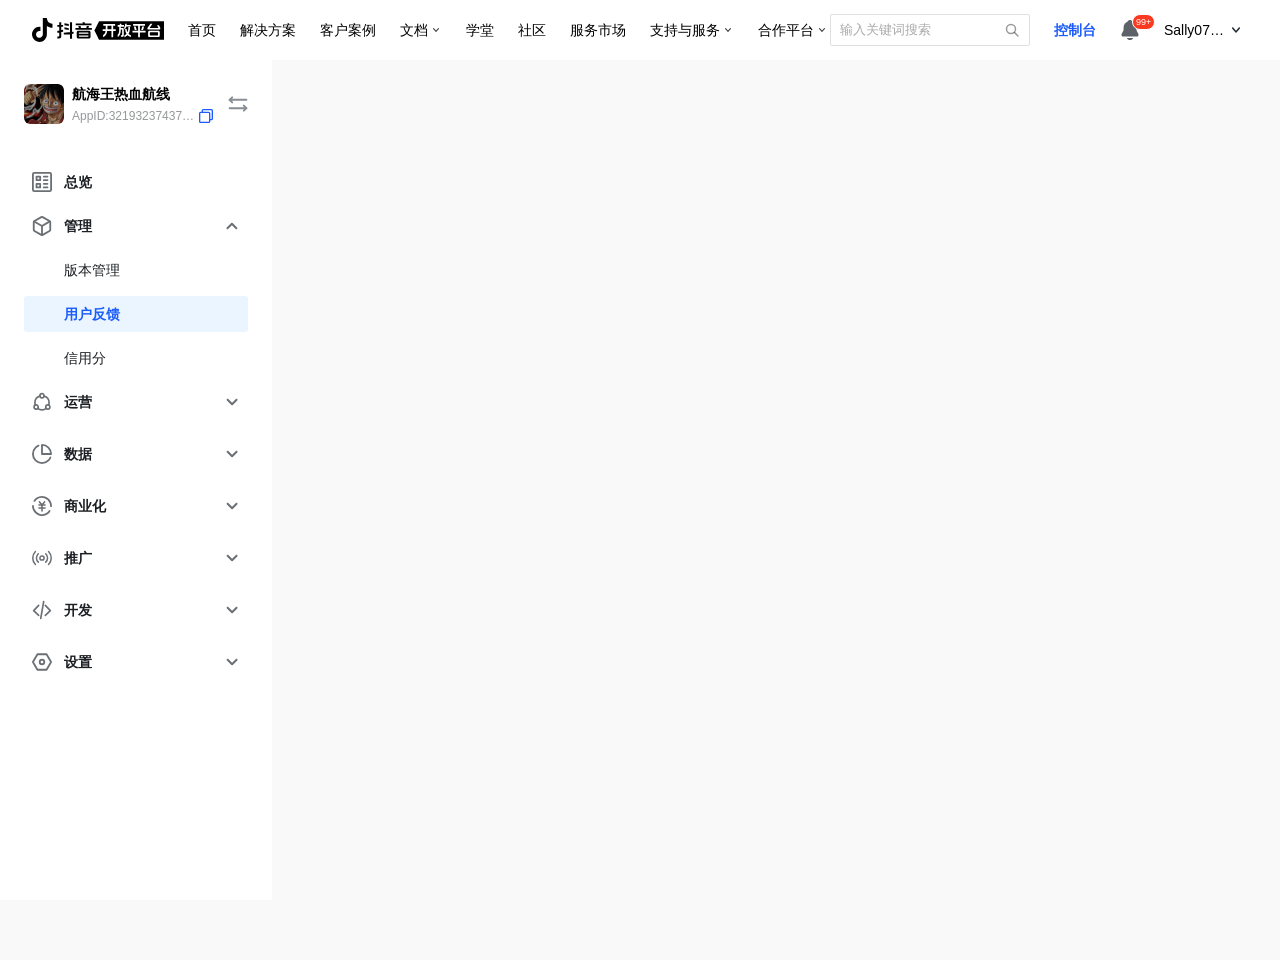
<file: Games-design-skill/preview/LayoutSpec.html>
<!DOCTYPE html>
<html lang="zh-CN">
<head>
  <meta charset="UTF-8" />
  <meta name="viewport" content="width=device-width, initial-scale=1.0" />
  <title>抖音开放平台 — 布局规范</title>
  <link rel="stylesheet" href="../assets/layout-shell.css" />
  <style>
    :root {
      --text-0: #1c1f23;
      --bg-page: #f9f9f9;
      --font: "PingFang SC", -apple-system, BlinkMacSystemFont, "Microsoft YaHei", sans-serif;
      --header-h: 60px;
      --sidebar-w: 272px;
    }

    * { box-sizing: border-box; margin: 0; padding: 0; }

    body {
      font-family: var(--font);
      font-size: 14px;
      line-height: 20px;
      color: var(--text-0);
    }

    /* 壳层 padding 由 layout-shell.css 提供（32px 24px 24px），此处不覆盖 */
  </style>
</head>
<body>

<header class="header">
  <div class="header-left">
    <div class="logo">
      <svg viewBox="0 0 131.947 23.9475" fill="none" xmlns="http://www.w3.org/2000/svg" preserveAspectRatio="xMidYMid meet">
        <path d="M67.0093 3.13313H131.947V21.855H67.0093L62.393 12.495L67.0093 3.13313Z" fill="var(--fill-0,black)"/>
        <path d="M17.4119 4.79438C16.7741 4.3715 16.227 3.82119 15.8036 3.17666C15.3802 2.53214 15.0893 1.80677 14.9484 1.04438C14.8863 0.699849 14.8549 0.350303 14.8546 7.62939e-06H10.81V16.5C10.7745 17.3913 10.4032 18.2343 9.77334 18.8532C9.14351 19.4722 8.30378 19.8194 7.42915 19.8225C6.88075 19.822 6.34068 19.6856 5.85543 19.425C5.30704 19.1321 4.84762 18.6918 4.52683 18.1518C4.20604 17.6118 4.03611 16.9926 4.03539 16.3613C4.03685 15.4439 4.39493 14.5646 5.03112 13.9161C5.66731 13.2676 6.52968 12.9029 7.42915 12.9019C7.76853 12.9027 8.10579 12.9565 8.42925 13.0613V8.85938C8.098 8.81061 7.76383 8.78554 7.42915 8.78438C5.45942 8.78637 3.57091 9.58528 2.1781 11.0058C0.785291 12.4263 0.00195136 14.3524 4.50623e-06 16.3613C-0.00131226 17.5805 0.285971 18.7821 0.837446 19.8639C1.38892 20.9457 2.18829 21.8757 3.16763 22.575C4.41393 23.4699 5.90129 23.9493 7.42547 23.9475C9.39505 23.945 11.2833 23.146 12.676 21.7256C14.0687 20.3051 14.8522 18.3794 14.8546 16.3706V7.99688C16.4903 9.19636 18.4546 9.84053 20.4692 9.83813V5.71313C19.3842 5.71636 18.3218 5.39709 17.4119 4.79438Z" fill="var(--fill-0,black)"/>
        <path d="M27.231 4.20004V17.6738C27.2391 17.7744 27.2262 17.8756 27.1933 17.9707C27.1603 18.0659 27.108 18.1529 27.0398 18.226C26.9716 18.2991 26.889 18.3567 26.7974 18.395C26.7059 18.4333 26.6074 18.4514 26.5085 18.4482H25.3337V20.385H27.0876C28.4241 20.385 29.2367 19.5919 29.2367 18.1538V4.20004H27.231ZM31.0917 11.85L25.3264 12.735V14.7263L31.0917 13.8413V11.85ZM31.0917 6.87378H25.3264V8.77129H31.0917V6.87378ZM40.0376 20.6794V4.20004H37.9583V20.6813L40.0376 20.6794ZM36.7559 12.075V10.1382L32.4191 9.34504V11.2988L36.7559 12.075ZM36.7559 7.92754V5.97191L32.4191 5.17879V7.13441L36.7559 7.92754ZM41.5359 13.7532L31.7774 14.6363V16.59L41.5359 15.7238V13.7532Z" fill="var(--fill-0,black)"/>
        <path d="M59.8247 9.88876H43.378V11.7319H59.8247V9.88876ZM54.2414 10.3125H56.3905L56.9145 8.06251H54.7469L54.2414 10.3125ZM43.7218 7.27126H59.4809V5.42813H52.9213L52.6327 4.26751H50.4634L50.7704 5.42813H43.7218V7.27126ZM46.8858 10.3125H49.0349L48.5293 8.06251H46.3783L46.8858 10.3125ZM46.1504 17.4375H57.1369V15.75H46.1504V17.4375ZM47.2534 18.7275C47.1315 18.729 47.0139 18.6814 46.9262 18.5951C46.8384 18.5087 46.7875 18.3906 46.7846 18.2663V15.0225C46.7841 14.9595 46.7959 14.897 46.8193 14.8387C46.8427 14.7803 46.8771 14.7273 46.9207 14.6827C46.9643 14.638 47.0162 14.6026 47.0733 14.5786C47.1304 14.5545 47.1917 14.5423 47.2534 14.5425H55.964C56.0259 14.542 56.0873 14.5541 56.1447 14.578C56.202 14.602 56.2541 14.6373 56.2979 14.682C56.3417 14.7267 56.3763 14.7798 56.3998 14.8382C56.4233 14.8967 56.4351 14.9593 56.4346 15.0225V18.2663C56.4317 18.3909 56.3806 18.5094 56.2925 18.5958C56.2043 18.6822 56.0862 18.7295 55.964 18.7275H47.2534ZM46.5181 20.6025H56.6994C57.8741 20.6025 58.5084 19.9575 58.5084 18.7594V14.5894C58.5084 13.3913 57.8741 12.7463 56.6994 12.7463H46.507C45.3323 12.7463 44.6998 13.3913 44.6998 14.5894V18.7725C44.7035 19.9706 45.3359 20.6156 46.5107 20.6156L46.5181 20.6025Z" fill="var(--fill-0,black)"/>
        <path d="M71.2433 7.74753H83.1104V6.07504H71.2433V7.74753ZM70.6329 12.9807H83.7244V11.3119H70.6366L70.6329 12.9807ZM71.0649 19.245C74.3502 17.7882 75.4367 14.5575 75.4367 9.84191V6.97504H73.7105V10.1288C73.7105 13.3294 73.2508 15.7875 71.0649 17.1207V19.245ZM79.4225 19.1832H81.1322V6.97504H79.4225V19.1832Z" fill="var(--fill-0,white)"/>
        <path d="M92.218 11.4019C93.6446 10.6519 94.6263 8.86874 94.6263 5.74499H93.1004C93.1004 7.48874 92.832 8.41499 92.2235 9.09749L92.218 11.4019ZM94.2991 8.45999L98.6709 8.47499V6.89811H94.2991V8.45999ZM98.7996 19.1231V17.3625C96.3747 16.6125 94.8727 14.175 94.5455 11.1131H93.06C93.3928 15.33 95.5327 18.3337 98.7996 19.1231ZM92.4055 19.1231C95.2459 17.94 97.9374 15.9075 97.9374 9.49124V8.97561H96.3159V9.49124C96.3159 14.4056 94.6502 16.2562 92.4055 17.3025V19.1231ZM85.6529 19.0912C87.8241 17.7262 88.7617 15.0881 88.7617 12.1294V8.51249H87.1696V11.94C87.1696 14.1544 86.5905 15.8231 85.6529 16.6575V19.0912ZM90.1148 11.7787V16.86C90.1148 17.1337 89.9953 17.3156 89.7287 17.3156H88.8959V18.8625H90.3373C91.2455 18.8625 91.7363 18.3619 91.7363 17.4375V11.3569C91.7363 10.5525 91.2896 10.0987 90.5009 10.0987H88.008L87.9638 11.5237H89.8519C89.8861 11.5196 89.9207 11.5233 89.9532 11.5347C89.9857 11.5461 90.0153 11.5649 90.0397 11.5896C90.0641 11.6143 90.0827 11.6443 90.0941 11.6774C90.1055 11.7105 90.1095 11.7458 90.1056 11.7806L90.1148 11.7787ZM88.1367 7.97436H89.6681L89.1919 5.74499H87.5851L88.1367 7.97436ZM91.9735 7.09499H85.6529V8.65686H91.9735V7.09499Z" fill="var(--fill-0,white)"/>
        <path d="M111.034 12.0844L112.062 8.41316H110.187L109.161 12.0844H111.034ZM102.782 12.0844H104.655L103.629 8.41316H101.756L102.782 12.0844ZM101.057 7.71566H112.924V6.07504H101.057V7.71566ZM100.454 14.4038H113.54V12.7669H100.454V14.4038ZM106.12 19.1775H107.859V6.92628H106.12V19.1775Z" fill="var(--fill-0,white)"/>
        <path d="M128.161 9.63752L126.926 7.25627H125.038L126.658 10.5619L127.507 9.8794H117.528L120.427 5.8294H118.419L115.564 9.74252C115 10.5169 115.445 11.5481 116.59 11.5481H127.031C128.071 11.5388 128.65 10.575 128.161 9.63752ZM118.197 17.3869C118.097 17.3889 118 17.3507 117.928 17.2805C117.855 17.2104 117.812 17.1139 117.809 17.0119V14.7619C117.809 14.71 117.819 14.6585 117.838 14.6105C117.858 14.5625 117.886 14.5189 117.922 14.4822C117.958 14.4456 118.001 14.4167 118.048 14.3971C118.096 14.3775 118.146 14.3677 118.197 14.3682H125.588C125.638 14.3679 125.689 14.3779 125.736 14.3976C125.783 14.4173 125.825 14.4463 125.861 14.4829C125.897 14.5195 125.925 14.563 125.945 14.6109C125.964 14.6588 125.974 14.7101 125.974 14.7619V17.0119C125.97 17.1135 125.928 17.2097 125.856 17.2799C125.784 17.35 125.687 17.3884 125.588 17.3869H118.197ZM117.543 19.0557H126.242C127.209 19.0557 127.729 18.525 127.729 17.5388V14.2388C127.729 13.2525 127.209 12.7219 126.242 12.7219H117.552C116.585 12.7219 116.064 13.2525 116.064 14.2388V17.5294C116.055 18.5156 116.576 19.0463 117.552 19.0463L117.543 19.0557Z" fill="var(--fill-0,white)"/>
      </svg>
    </div>

    <ul class="nav-tabs">
      <li>首页</li>
      <li>解决方案</li>
      <li>客户案例</li>
      <li>文档<span class="nav-chevron"><svg viewBox="0 0 6 4" fill="none"><path fill-rule="evenodd" clip-rule="evenodd" d="M5.83961 3.81916C5.62575 4.06028 5.27902 4.06028 5.06517 3.81916L3 1.49064L0.93483 3.81916C0.720975 4.06028 0.374247 4.06028 0.160391 3.81916C-0.0534638 3.57803 -0.0534638 3.18709 0.160391 2.94596L2.61278 0.180845C2.82664 -0.0602815 3.17336 -0.0602815 3.38722 0.180845L5.83961 2.94596C6.05346 3.18709 6.05346 3.57803 5.83961 3.81916Z" fill="rgba(0,0,0,0.75)"/></svg></span></li>
      <li>学堂</li>
      <li>社区</li>
      <li>服务市场</li>
      <li>支持与服务<span class="nav-chevron"><svg viewBox="0 0 6 4" fill="none"><path fill-rule="evenodd" clip-rule="evenodd" d="M5.83961 3.81916C5.62575 4.06028 5.27902 4.06028 5.06517 3.81916L3 1.49064L0.93483 3.81916C0.720975 4.06028 0.374247 4.06028 0.160391 3.81916C-0.0534638 3.57803 -0.0534638 3.18709 0.160391 2.94596L2.61278 0.180845C2.82664 -0.0602815 3.17336 -0.0602815 3.38722 0.180845L5.83961 2.94596C6.05346 3.18709 6.05346 3.57803 5.83961 3.81916Z" fill="rgba(0,0,0,0.75)"/></svg></span></li>
      <li>合作平台<span class="nav-chevron"><svg viewBox="0 0 6 4" fill="none"><path fill-rule="evenodd" clip-rule="evenodd" d="M5.83961 3.81916C5.62575 4.06028 5.27902 4.06028 5.06517 3.81916L3 1.49064L0.93483 3.81916C0.720975 4.06028 0.374247 4.06028 0.160391 3.81916C-0.0534638 3.57803 -0.0534638 3.18709 0.160391 2.94596L2.61278 0.180845C2.82664 -0.0602815 3.17336 -0.0602815 3.38722 0.180845L5.83961 2.94596C6.05346 3.18709 6.05346 3.57803 5.83961 3.81916Z" fill="rgba(0,0,0,0.75)"/></svg></span></li>
    </ul>
  </div>

  <div class="header-right">
    <div class="search-input">
      <span>输入关键词搜索</span>
      <svg class="search-icon" viewBox="0 0 16 16" fill="none">
        <circle cx="7" cy="7" r="4.5" stroke="rgba(0,0,0,0.4)" stroke-width="1.5"/>
        <line x1="10.5" y1="10.5" x2="14" y2="14" stroke="rgba(0,0,0,0.4)" stroke-width="1.5" stroke-linecap="round"/>
      </svg>
    </div>
    <span class="console-btn">控制台</span>
    <div class="user-block">
      <div class="user-bell">
        <svg viewBox="0 0 15.1704 17.6667" fill="none" preserveAspectRatio="xMidYMid meet">
          <path d="M0.262402 12.0529C-0.448745 13.1907 0.36928 14.6667 1.71107 14.6667H4.34468L4.34493 14.67H10.8255L10.8257 14.6667H13.4593C14.8011 14.6667 15.6191 13.1907 14.908 12.0529L13.9098 10.4558C13.4798 9.7679 13.2518 8.97299 13.2518 8.16176V6.5C13.2518 4.09178 11.7508 2.03676 9.63379 1.21544C9.23774 0.491194 8.46883 0 7.58518 0C6.70154 0 5.93262 0.491195 5.53657 1.21544C3.41959 2.03676 1.91851 4.09178 1.91851 6.5V8.16176C1.91851 8.973 1.69054 9.7679 1.26058 10.4558L0.262402 12.0529Z" fill="#262D34" fill-opacity="0.75"/>
          <path d="M7.58521 17.6667C6.31268 17.6667 5.21098 16.9353 4.67748 15.87H10.4929C9.95943 16.9353 8.85773 17.6667 7.58521 17.6667Z" fill="#262D34" fill-opacity="0.75"/>
        </svg>
      </div>
      <div class="user-badge">99+</div>
      <div class="user-name-row">
        <span>Sally07…</span>
        <div class="user-chevron-wrap">
          <svg viewBox="0 0 16 16" fill="none">
            <path fill-rule="evenodd" clip-rule="evenodd" d="M11.7862 10.4255C11.501 10.747 11.0387 10.747 10.7536 10.4255L8.00002 7.32085L5.24646 10.4255C4.96132 10.747 4.49902 10.747 4.21388 10.4255C3.92874 10.104 3.92874 9.58278 4.21388 9.26128L7.48373 5.57446C7.76887 5.25296 8.23117 5.25296 8.51631 5.57446L11.7862 9.26128C12.0713 9.58278 12.0713 10.104 11.7862 10.4255Z" fill="#262D34"/>
          </svg>
        </div>
      </div>
    </div>
  </div>
</header>

<div class="layout-body">

  <div class="sidebar-column">
  <aside class="sidebar">

    <div class="app-switcher">
      <div class="app-switcher-info">
        <div class="app-avatar">
          <div class="avatar-bg" aria-hidden="true"></div>
          <div class="avatar-overlay"></div>
        </div>
        <div class="app-meta">
          <div class="app-name">航海王热血航线</div>
          <div class="app-id-row">
            <span class="app-id">AppID:32193237437…</span>
            <svg class="copy-icon" viewBox="0 0 16 16" fill="none">
              <path d="M4.33301 4.1432V2.60352C4.33301 2.08575 4.75273 1.66602 5.27051 1.66602H13.3955C13.9133 1.66602 14.333 2.08575 14.333 2.60352V10.7285C14.333 11.2463 13.9133 11.666 13.3955 11.666H11.8384" stroke="var(--stroke-0,#1C5CFB)" stroke-width="1.33" stroke-linecap="round" stroke-linejoin="round"/>
              <path d="M10.7295 4.33398H2.60449C2.08673 4.33398 1.66699 4.75372 1.66699 5.27148V13.3965C1.66699 13.9143 2.08673 14.334 2.60449 14.334H10.7295C11.2473 14.334 11.667 13.9143 11.667 13.3965V5.27148C11.667 4.75372 11.2473 4.33398 10.7295 4.33398Z" stroke="var(--stroke-0,#1C5CFB)" stroke-width="1.33" stroke-linejoin="round"/>
            </svg>
          </div>
        </div>
      </div>
      <svg class="switch-icon" viewBox="0 0 16 16" fill="none">
        <defs><clipPath id="cp-sw"><rect width="16" height="16" fill="white"/></clipPath></defs>
        <g clip-path="url(#cp-sw)">
          <path d="M3.334 2.666L1.334 4.666L3.334 6.666" stroke="#888D92" stroke-width="1.6" stroke-linecap="round" stroke-linejoin="round"/>
          <path d="M12.666 9.334L14.666 11.334L12.666 13.334" stroke="#888D92" stroke-width="1.6" stroke-linecap="round" stroke-linejoin="round"/>
          <path d="M1.334 4.666H14.667" stroke="#888D92" stroke-width="1.6" stroke-linecap="round" stroke-linejoin="round"/>
          <path d="M1.334 11.334H14.667" stroke="#888D92" stroke-width="1.6" stroke-linecap="round" stroke-linejoin="round"/>
        </g>
      </svg>
    </div>

    <nav class="nav-menu" id="navMenu">

      <div class="nav-group" data-group="overview" data-no-children>
        <div class="nav-group-inner">
          <div class="nav-icon">
            <svg viewBox="0 0 44 44" fill="none" preserveAspectRatio="xMidYMid meet">
              <rect x="2" y="2" width="40" height="40" rx="3" stroke="var(--stroke-0)" stroke-width="4" stroke-linejoin="round"/>
              <rect x="10" y="10" width="8" height="8" stroke="var(--stroke-0)" stroke-width="4" stroke-linejoin="round"/>
              <rect x="10" y="26" width="8" height="8" stroke="var(--stroke-0)" stroke-width="4" stroke-linejoin="round"/>
              <path d="M26 26H34M26 34H34M26 10H34M26 18H34" stroke="var(--stroke-0)" stroke-width="4" stroke-linecap="round" stroke-linejoin="round"/>
            </svg>
          </div>
          <span class="nav-group-label">总览</span>
        </div>
      </div>

      <div class="nav-group" data-group="manage">
        <div class="nav-group-inner">
          <div class="nav-icon">
            <svg viewBox="0 0 16.7811 18.3016" fill="none" preserveAspectRatio="xMidYMid meet">
              <path d="M15.9461 5.63188C15.9461 5.18028 15.7025 4.7638 15.3089 4.54241L9.00338 0.99553C8.62286 0.78149 8.15825 0.78149 7.77773 0.995531L1.47217 4.54241C1.07858 4.7638 0.835 5.18028 0.835 5.63187V12.6698C0.835 13.1213 1.07858 13.5378 1.47217 13.7592L7.77773 17.3061C8.15825 17.5201 8.62286 17.5201 9.00338 17.3061L15.3089 13.7592C15.7025 13.5378 15.9461 13.1213 15.9461 12.6698V5.63188Z" stroke="var(--stroke-0)" stroke-width="1.67"/>
              <path d="M1.21787 5.10587L8.3906 9.15075M8.39053 16.7064V9.15082M15.4738 4.90082L8.39053 9.15082" stroke="var(--stroke-0)" stroke-width="1.67" stroke-linecap="round"/>
            </svg>
          </div>
          <span class="nav-group-label">管理</span>
        </div>
        <div class="nav-arrow">
          <svg viewBox="0 0 16 16" fill="none" xmlns="http://www.w3.org/2000/svg">
            <path d="M7.19824 5.06559C7.58876 4.67507 8.22275 4.67507 8.61328 5.06559L13.0908 9.54411C13.4813 9.93463 13.4813 10.5676 13.0908 10.9582C12.7003 11.3484 12.0672 11.3486 11.6768 10.9582L7.90624 7.18669L4.13476 10.9582C3.74434 11.3486 3.11124 11.3484 2.7207 10.9582C2.33018 10.5677 2.33018 9.93464 2.7207 9.54411L7.19824 5.06559Z" fill="var(--fill-0,#6B7075)"/>
          </svg>
        </div>
      </div>
      <div class="nav-children open" data-children="manage">
        <div class="nav-item" data-item="版本管理"><span class="item-label">版本管理</span></div>
        <div class="nav-item active" data-item="用户反馈"><span class="item-label">用户反馈</span></div>
        <div class="nav-item" data-item="信用分"><span class="item-label">信用分</span></div>
      </div>

      <div class="nav-group" data-group="operations">
        <div class="nav-group-inner">
          <div class="nav-icon">
            <svg viewBox="0 0 20 20" fill="none">
              <g transform="translate(5.111,15.749)"><path d="M0.515 0.655C1.720 1.602 3.239 2.167 4.890 2.167C6.541 2.167 8.061 1.602 9.265 0.655" stroke="var(--stroke-0)" stroke-width="1.667" stroke-linecap="round"/></g>
              <g transform="translate(2.082,3.265)"><path d="M5.833 0.797C2.938 1.686 0.833 4.382 0.833 7.569C0.833 8.371 0.967 9.141 1.212 9.860" stroke="var(--stroke-0)" stroke-width="1.667" stroke-linecap="round"/></g>
              <g transform="translate(11.839,3.265)"><path d="M0.245 0.797C3.140 1.686 5.245 4.382 5.245 7.569C5.245 8.371 5.111 9.141 4.866 9.860" stroke="var(--stroke-0)" stroke-width="1.667" stroke-linecap="round"/></g>
              <g transform="translate(12.917,12.082)"><path d="M5 2.917A2.083 2.083 0 112.917 0.833 2.083 2.083 0 015 2.917Z" stroke="var(--stroke-0)" stroke-width="1.667" stroke-linecap="round" stroke-linejoin="round"/></g>
              <g transform="translate(1.251,12.082)"><path d="M5 2.917A2.083 2.083 0 112.917 0.833 2.083 2.083 0 015 2.917Z" stroke="var(--stroke-0)" stroke-width="1.667" stroke-linecap="round" stroke-linejoin="round"/></g>
              <g transform="translate(7.082,0.832)"><path d="M5 2.917A2.083 2.083 0 112.917 0.833 2.083 2.083 0 015 2.917Z" stroke="var(--stroke-0)" stroke-width="1.667" stroke-linecap="round" stroke-linejoin="round"/></g>
            </svg>
          </div>
          <span class="nav-group-label">运营</span>
        </div>
        <div class="nav-arrow">
          <svg viewBox="0 0 16 16" fill="none" xmlns="http://www.w3.org/2000/svg">
            <path d="M7.19824 5.06559C7.58876 4.67507 8.22275 4.67507 8.61328 5.06559L13.0908 9.54411C13.4813 9.93463 13.4813 10.5676 13.0908 10.9582C12.7003 11.3484 12.0672 11.3486 11.6768 10.9582L7.90624 7.18669L4.13476 10.9582C3.74434 11.3486 3.11124 11.3484 2.7207 10.9582C2.33018 10.5677 2.33018 9.93464 2.7207 9.54411L7.19824 5.06559Z" fill="var(--fill-0,#6B7075)"/>
          </svg>
        </div>
      </div>
      <div class="nav-children" data-children="operations">
        <div class="nav-item" data-item="运营能力"><span class="item-label">运营能力</span></div>
        <div class="nav-item" data-item="抖音开放能力"><span class="item-label">抖音开放能力</span></div>
        <div class="nav-item" data-item="功能"><span class="item-label">功能</span></div>
      </div>

      <div class="nav-group" data-group="data">
        <div class="nav-group-inner">
          <div class="nav-icon">
            <svg viewBox="0 0 17.5997 17.6003" fill="none" preserveAspectRatio="xMidYMid meet">
              <path d="M5.73777 1.40749C4.75997 1.81295 3.88 2.40675 3.14311 3.14363C1.69541 4.59133 0.799992 6.59131 0.799992 8.80043C0.799992 13.2187 4.38168 16.8003 8.79991 16.8003C11.009 16.8003 13.009 15.9049 14.4567 14.4572C15.1936 13.7203 15.7874 12.8404 16.1928 11.8626" stroke="var(--stroke-0)" stroke-width="1.6" stroke-linecap="round" stroke-linejoin="round"/>
              <path d="M8.79975 8.79991H16.7997C16.7997 4.38168 13.218 0.799992 8.79975 0.799992L8.79975 8.79991Z" stroke="var(--stroke-0)" stroke-width="1.6" stroke-linejoin="round"/>
            </svg>
          </div>
          <span class="nav-group-label">数据</span>
        </div>
        <div class="nav-arrow">
          <svg viewBox="0 0 16 16" fill="none" xmlns="http://www.w3.org/2000/svg">
            <path d="M7.19824 5.06559C7.58876 4.67507 8.22275 4.67507 8.61328 5.06559L13.0908 9.54411C13.4813 9.93463 13.4813 10.5676 13.0908 10.9582C12.7003 11.3484 12.0672 11.3486 11.6768 10.9582L7.90624 7.18669L4.13476 10.9582C3.74434 11.3486 3.11124 11.3484 2.7207 10.9582C2.33018 10.5677 2.33018 9.93464 2.7207 9.54411L7.19824 5.06559Z" fill="var(--fill-0,#6B7075)"/>
          </svg>
        </div>
      </div>
      <div class="nav-children" data-children="data">
        <div class="nav-item" data-item="用户分析"><span class="item-label">用户分析</span></div>
        <div class="nav-item" data-item="性能分析"><span class="item-label">性能分析</span></div>
        <div class="nav-item" data-item="自定义分析"><span class="item-label">自定义分析</span></div>
      </div>

      <div class="nav-group" data-group="commerce">
        <div class="nav-group-inner">
          <div class="nav-icon">
            <svg viewBox="0 0 18.67 18.7789" fill="none" preserveAspectRatio="xMidYMid meet">
              <path d="M6.97343 5.57824L9.33437 8.41137L11.6953 5.57824" stroke="var(--stroke-0)" stroke-width="1.5" stroke-linecap="round"/>
              <path d="M2.25158 4.63383C2.25158 4.63383 5.793 -0.796371 11.9314 1.32849C18.0699 3.45336 17.8338 9.59181 17.8338 9.59181" stroke="var(--stroke-0)" stroke-width="1.67" stroke-linecap="round"/>
              <path d="M16.4172 14.0776C16.4172 14.0776 13.5841 19.2717 7.20955 17.6191C0.835 15.9664 0.835 9.35576 0.835 9.35576" stroke="var(--stroke-0)" stroke-width="1.67" stroke-linecap="round"/>
              <path d="M6.50126 11.2445H12.1675M6.50126 8.41138H12.1675M9.33442 8.41138V14.0776" stroke="var(--stroke-0)" stroke-width="1.5" stroke-linecap="round"/>
            </svg>
          </div>
          <span class="nav-group-label">商业化</span>
        </div>
        <div class="nav-arrow">
          <svg viewBox="0 0 16 16" fill="none" xmlns="http://www.w3.org/2000/svg">
            <path d="M7.19824 5.06559C7.58876 4.67507 8.22275 4.67507 8.61328 5.06559L13.0908 9.54411C13.4813 9.93463 13.4813 10.5676 13.0908 10.9582C12.7003 11.3484 12.0672 11.3486 11.6768 10.9582L7.90624 7.18669L4.13476 10.9582C3.74434 11.3486 3.11124 11.3484 2.7207 10.9582C2.33018 10.5677 2.33018 9.93464 2.7207 9.54411L7.19824 5.06559Z" fill="var(--fill-0,#6B7075)"/>
          </svg>
        </div>
      </div>
      <div class="nav-children" data-children="commerce">
        <div class="nav-item" data-item="流量主"><span class="item-label">流量主</span></div>
        <div class="nav-item" data-item="虚拟支付"><span class="item-label">虚拟支付</span></div>
      </div>

      <div class="nav-group" data-group="promotion">
        <div class="nav-group-inner">
          <div class="nav-icon">
            <svg viewBox="0 0 19.9423 14.5" fill="none" preserveAspectRatio="xMidYMid meet">
              <path d="M9.97122 9.33918C11.1287 9.33918 12.067 8.40378 12.067 7.24997C12.067 6.09617 11.1287 5.16082 9.97122 5.16082C8.81382 5.16082 7.87552 6.09617 7.87552 7.24997C7.87552 8.40378 8.81382 9.33918 9.97122 9.33918Z" stroke="var(--stroke-0)" stroke-width="1.5"/>
              <path d="M6.2827 3.0553C3.82373 5.34704 3.82373 9.06263 6.2827 11.3544M13.6597 11.3544C16.1186 9.06263 16.1186 5.34704 13.6597 3.0553" stroke="var(--stroke-0)" stroke-width="1.5" stroke-linecap="round"/>
              <path d="M3.45082 0.75C-0.150275 4.33986 -0.150275 10.1601 3.45082 13.75M16.4915 13.75C20.0926 10.1601 20.0926 4.33986 16.4915 0.75" stroke="var(--stroke-0)" stroke-width="1.5" stroke-linecap="round"/>
            </svg>
          </div>
          <span class="nav-group-label">推广</span>
        </div>
        <div class="nav-arrow">
          <svg viewBox="0 0 16 16" fill="none" xmlns="http://www.w3.org/2000/svg">
            <path d="M7.19824 5.06559C7.58876 4.67507 8.22275 4.67507 8.61328 5.06559L13.0908 9.54411C13.4813 9.93463 13.4813 10.5676 13.0908 10.9582C12.7003 11.3484 12.0672 11.3486 11.6768 10.9582L7.90624 7.18669L4.13476 10.9582C3.74434 11.3486 3.11124 11.3484 2.7207 10.9582C2.33018 10.5677 2.33018 9.93464 2.7207 9.54411L7.19824 5.06559Z" fill="var(--fill-0,#6B7075)"/>
          </svg>
        </div>
      </div>
      <div class="nav-children" data-children="promotion">
        <div class="nav-item" data-item="发行人计划"><span class="item-label">发行人计划</span></div>
        <div class="nav-item" data-item="信息流投放"><span class="item-label">信息流投放</span></div>
        <div class="nav-item" data-item="推广资金"><span class="item-label">推广资金</span></div>
      </div>

      <div class="nav-group" data-group="develop">
        <div class="nav-group-inner">
          <div class="nav-icon">
            <svg viewBox="0 0 20 20" fill="none">
              <g transform="translate(0.832,4.583)"><path d="M5.833 0.833L0.833 6.013L5.833 10.833" stroke="var(--stroke-0)" stroke-width="1.667" stroke-linecap="round" stroke-linejoin="round"/></g>
              <g transform="translate(12.5,4.583)"><path d="M0.833 0.833L5.833 6.013L0.833 10.833" stroke="var(--stroke-0)" stroke-width="1.667" stroke-linecap="round" stroke-linejoin="round"/></g>
              <g transform="translate(7.917,0.833)"><path d="M3.750 0.833L0.833 17.500" stroke="var(--stroke-0)" stroke-width="1.667" stroke-linecap="round"/></g>
            </svg>
          </div>
          <span class="nav-group-label">开发</span>
        </div>
        <div class="nav-arrow">
          <svg viewBox="0 0 16 16" fill="none" xmlns="http://www.w3.org/2000/svg">
            <path d="M7.19824 5.06559C7.58876 4.67507 8.22275 4.67507 8.61328 5.06559L13.0908 9.54411C13.4813 9.93463 13.4813 10.5676 13.0908 10.9582C12.7003 11.3484 12.0672 11.3486 11.6768 10.9582L7.90624 7.18669L4.13476 10.9582C3.74434 11.3486 3.11124 11.3484 2.7207 10.9582C2.33018 10.5677 2.33018 9.93464 2.7207 9.54411L7.19824 5.06559Z" fill="var(--fill-0,#6B7075)"/>
          </svg>
        </div>
      </div>
      <div class="nav-children" data-children="develop">
        <div class="nav-item" data-item="开发设置"><span class="item-label">开发设置</span></div>
      </div>

      <div class="nav-group" data-group="settings">
        <div class="nav-group-inner">
          <div class="nav-icon">
            <svg viewBox="0 0 18.3333 15.8333" fill="none" preserveAspectRatio="xMidYMid meet">
              <path d="M13.3335 15L17.5 7.91667L13.3335 0.833333H5.00007L0.833333 7.91667L5.00007 15H13.3335Z" stroke="var(--stroke-0)" stroke-width="1.667" stroke-linejoin="round"/>
              <path d="M9.16667 10C10.3173 10 11.25 9.067 11.25 7.917C11.25 6.766 10.3173 5.833 9.16667 5.833C8.01607 5.833 7.08333 6.766 7.08333 7.917C7.08333 9.067 8.01607 10 9.16667 10Z" stroke="var(--stroke-0)" stroke-width="1.667" stroke-linejoin="round"/>
            </svg>
          </div>
          <span class="nav-group-label">设置</span>
        </div>
        <div class="nav-arrow">
          <svg viewBox="0 0 16 16" fill="none" xmlns="http://www.w3.org/2000/svg">
            <path d="M7.19824 5.06559C7.58876 4.67507 8.22275 4.67507 8.61328 5.06559L13.0908 9.54411C13.4813 9.93463 13.4813 10.5676 13.0908 10.9582C12.7003 11.3484 12.0672 11.3486 11.6768 10.9582L7.90624 7.18669L4.13476 10.9582C3.74434 11.3486 3.11124 11.3484 2.7207 10.9582C2.33018 10.5677 2.33018 9.93464 2.7207 9.54411L7.19824 5.06559Z" fill="var(--fill-0,#6B7075)"/>
          </svg>
        </div>
      </div>
      <div class="nav-children" data-children="settings">
        <div class="nav-item" data-item="基础设置"><span class="item-label">基础设置</span></div>
        <div class="nav-item" data-item="团队协作"><span class="item-label">团队协作</span></div>
      </div>

    </nav>
  </aside>
  </div><!-- sidebar-column -->

  <div class="content-area" aria-label="内容区"></div>

</div><!-- layout-body -->

<script>
(function () {
  var menu = document.getElementById('navMenu');
  if (!menu) return;

  function clearActive() {
    menu.querySelectorAll('.nav-item.active').forEach(function (i) { i.classList.remove('active'); });
    menu.querySelectorAll('.nav-group.active').forEach(function (g) { g.classList.remove('active'); });
  }

  function syncArrow(groupEl) {
    var id = groupEl.dataset.group;
    var children = menu.querySelector('[data-children="' + id + '"]');
    var arrow = groupEl.querySelector('.nav-arrow');
    if (!children || !arrow) return;
    var isOpen = children.classList.contains('open');
    arrow.style.transform = isOpen ? 'rotate(0deg)' : 'rotate(180deg)';
  }

  menu.querySelectorAll('.nav-group[data-group]').forEach(function (g) { syncArrow(g); });

  menu.addEventListener('click', function (e) {
    var group = e.target.closest('.nav-group[data-group]');
    var item = e.target.closest('.nav-item[data-item]');

    if (group) {
      var id = group.dataset.group;
      if (group.dataset.noChildren !== undefined) {
        clearActive();
        group.classList.add('active');
        return;
      }
      var children = menu.querySelector('[data-children="' + id + '"]');
      if (!children) return;
      children.classList.toggle('open');
      syncArrow(group);
      return;
    }

    if (item) {
      clearActive();
      item.classList.add('active');
    }
  });
})();
</script>

</body>
</html>
</file>
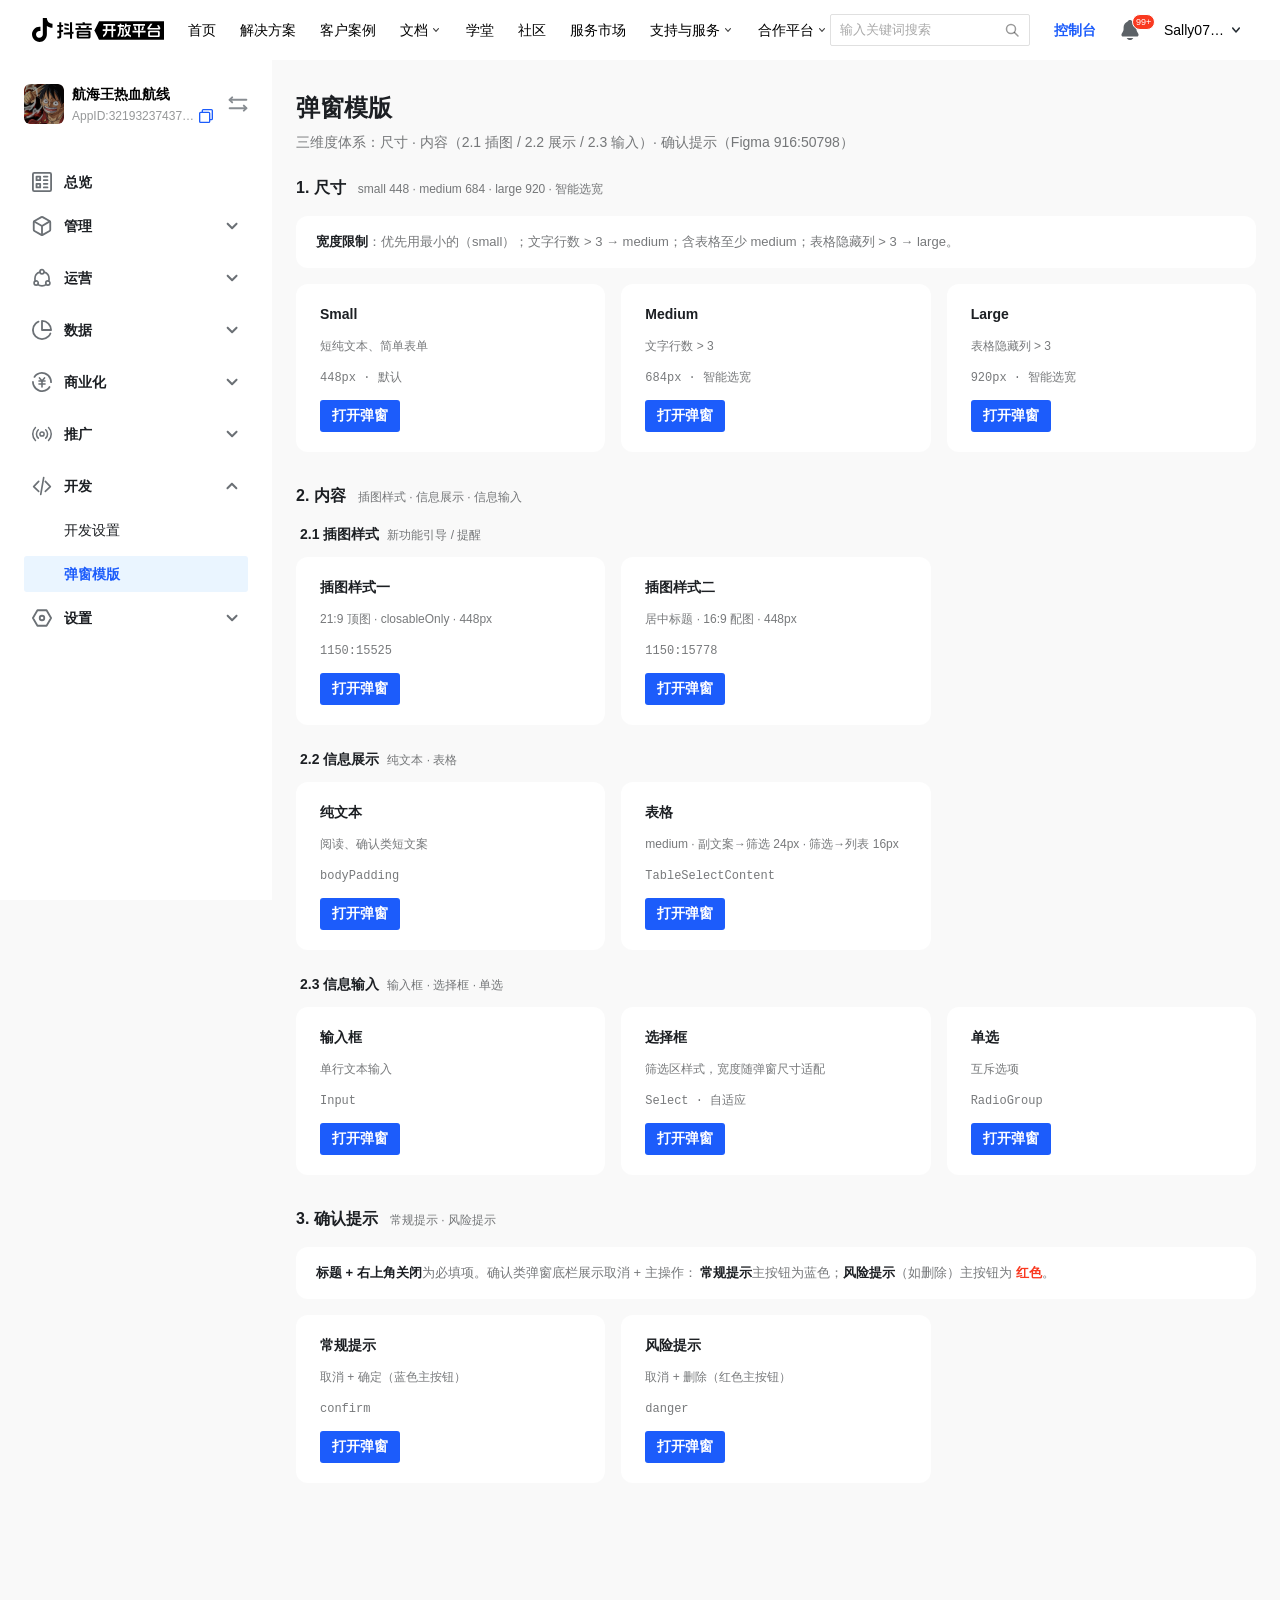
<file: Games-design-skill/preview/Modal.html>
<!DOCTYPE html>
<html lang="zh-CN">
<head>
  <meta charset="UTF-8" />
  <meta name="viewport" content="width=device-width, initial-scale=1.0" />
  <title>弹窗模版 — PlatformModal</title>
  <link rel="stylesheet" href="../assets/layout-shell.css" />
  <style>
    :root {
      --primary: #1c5cfb;
      --primary-light: #edf3ff;
      --text-0: #1c1f23;
      --text-2: rgba(28, 31, 35, 0.6);
      --danger: #f93920;
      --bg-page: #f9f9f9;
      --bg-white: #ffffff;
      --fill-muted: rgba(46, 50, 56, 0.05);
      --font: "PingFang SC", -apple-system, BlinkMacSystemFont, "Microsoft YaHei", sans-serif;
      --content-w: 1072px;
      --radius-card: 12px;
      --radius-sm: 3px;
      --modal-width-small: 448px;
      --modal-width-medium: 684px;
      --modal-width-large: 920px;
      --modal-padding-x: 24px;
      --modal-title-body-gap: 24px;
      --modal-footer-height: 80px;
      --z-modal: 1000;
    }

    * { box-sizing: border-box; margin: 0; padding: 0; }
    body { font-family: var(--font); font-size: 14px; line-height: 20px; color: var(--text-0); }

    .content-area { padding-bottom: 48px; }
    .main { max-width: var(--content-w); margin: 0 auto; padding: 0 0 48px; }

    .page-title { font-size: 24px; font-weight: 600; line-height: 32px; margin-bottom: 8px; }
    .page-desc { color: var(--text-2); margin-bottom: 24px; }

    .showcase-section { margin-bottom: 32px; }
    .section-head {
      display: flex; align-items: baseline; gap: 12px; margin-bottom: 16px;
    }
    .section-head h2 { font-size: 16px; font-weight: 600; line-height: 24px; }
    .section-head span { font-size: 12px; color: var(--text-2); }

    .content-subsection { margin-bottom: 24px; }
    .content-subsection:last-child { margin-bottom: 0; }
    .subsection-head {
      display: flex; align-items: baseline; gap: 8px;
      margin-bottom: 12px; padding-left: 4px;
    }
    .subsection-head h3 { font-size: 14px; font-weight: 600; line-height: 20px; }
    .subsection-head span { font-size: 12px; color: var(--text-2); }

    .rule-note {
      background: var(--bg-white);
      border-radius: var(--radius-card);
      padding: 16px 20px;
      margin-bottom: 16px;
      font-size: 13px;
      color: var(--text-2);
      line-height: 20px;
    }
    .rule-note strong { color: var(--text-0); font-weight: 600; }

    .demo-grid {
      display: grid;
      grid-template-columns: repeat(3, minmax(0, 1fr));
      gap: 16px;
    }
    .demo-card {
      background: var(--bg-white);
      border-radius: var(--radius-card);
      padding: 20px 24px;
      display: flex;
      flex-direction: column;
      gap: 12px;
      min-height: 120px;
    }
    .demo-card h3 { font-size: 14px; font-weight: 600; line-height: 20px; }
    .demo-card p { font-size: 12px; color: var(--text-2); flex: 1; }
    .demo-meta { font-size: 12px; color: var(--text-2); font-family: ui-monospace, monospace; }

    .btn-demo {
      align-self: flex-start;
      height: 32px;
      padding: 6px 12px;
      border: none;
      border-radius: var(--radius-sm);
      background: var(--primary);
      color: #fff;
      font-size: 14px;
      font-weight: 600;
      cursor: pointer;
      font-family: inherit;
    }
    .btn-demo:hover { opacity: 0.92; }
    .btn-demo.is-tertiary {
      background: var(--fill-muted);
      color: var(--text-0);
      font-weight: 400;
    }
    .btn-demo.is-danger { background: var(--danger); }

    /* ===== Modal overlay ===== */
    .modal-mask {
      position: fixed; inset: 0;
      background: rgba(0, 0, 0, 0.45);
      z-index: var(--z-modal);
      display: none;
      align-items: center;
      justify-content: center;
      padding: 48px 24px;
    }
    .modal-mask.is-open { display: flex; }

    .platform-modal {
      background: var(--bg-white);
      border: 1px solid rgba(28, 31, 35, 0.08);
      border-radius: var(--radius-card);
      box-shadow: 0 0 1px rgba(0, 0, 0, 0.3), 0 4px 14px rgba(0, 0, 0, 0.1);
      width: var(--modal-width-small);
      max-width: 100%;
      max-height: calc(100vh - 96px);
      display: flex;
      flex-direction: column;
      overflow: hidden;
    }
    .platform-modal.size-medium { width: var(--modal-width-medium); }
    .platform-modal.size-large { width: var(--modal-width-large); }

    .modal-header {
      display: flex;
      align-items: flex-start;
      justify-content: space-between;
      gap: 16px;
      padding: 24px var(--modal-padding-x) 0;
      flex-shrink: 0;
    }
    .platform-modal.closable-only .modal-header { display: none; }

    .modal-title {
      font-size: 18px;
      font-weight: 600;
      line-height: 24px;
      color: var(--text-0);
      flex: 1;
      min-width: 0;
    }
    .platform-modal.style-illus-2 .modal-header {
      padding: 24px 24px 0;
      position: relative;
      align-items: flex-start;
    }
    .platform-modal.style-illus-2 .modal-title {
      font-size: 20px;
      line-height: 28px;
      text-align: center;
      flex: 1;
      padding: 0 24px;
    }
    .platform-modal.style-illus-2 .modal-close {
      position: absolute;
      right: 24px;
      top: 24px;
    }

    .modal-close {
      width: 24px; height: 24px;
      border: none; background: transparent;
      cursor: pointer; flex-shrink: 0;
      display: flex; align-items: center; justify-content: center;
      color: var(--text-2); font-size: 20px; line-height: 1;
      border-radius: var(--radius-sm);
    }
    .modal-close:hover { background: var(--fill-muted); }

    .modal-body {
      flex: 1;
      overflow: auto;
      padding: var(--modal-title-body-gap) var(--modal-padding-x) 0;
    }
    .platform-modal.body-padding .modal-body {
      padding-top: var(--modal-title-body-gap);
    }
    .platform-modal.no-footer .modal-body {
      padding-bottom: 24px;
    }
    .platform-modal.has-footer .modal-body {
      padding-bottom: 0;
    }
    .platform-modal.closable-only .modal-body {
      padding: 0;
    }

    .modal-desc {
      color: var(--text-2);
      font-size: 14px;
      line-height: 20px;
      margin-bottom: 24px;
    }
    .platform-modal.body-padding .modal-desc {
      margin-top: -16px;
      margin-bottom: 24px;
    }
    .modal-desc:empty { display: none; }

    .modal-footer {
      height: var(--modal-footer-height);
      padding: 24px;
      display: flex;
      align-items: center;
      justify-content: flex-end;
      gap: 8px;
      flex-shrink: 0;
    }
    .modal-footer.is-hidden { display: none; }

    .btn-cancel, .btn-ok {
      height: 32px;
      padding: 6px 12px;
      border-radius: var(--radius-sm);
      font-size: 14px;
      font-family: inherit;
      cursor: pointer;
      border: none;
    }
    .btn-cancel { background: var(--fill-muted); color: rgba(28, 31, 35, 0.8); font-weight: 600; }
    .btn-ok { background: var(--primary); color: #fff; font-weight: 600; min-width: 52px; }
    .btn-ok.is-danger { background: var(--danger); }
    /* 插图样式一 Figma 1150:15525 */
    .platform-modal.style-illus-1 .illus-hero {
      position: relative;
      height: 200px;
      width: 100%;
      background: rgba(0, 0, 0, 0.05);
      flex-shrink: 0;
    }
    .platform-modal.style-illus-1 .illus-hero-placeholder {
      position: absolute;
      left: 50%;
      top: 50%;
      transform: translate(-50%, -50%);
      font-size: 24px;
      font-weight: 600;
      color: #cbcbcb;
      white-space: nowrap;
      pointer-events: none;
    }
    .platform-modal.style-illus-1 .modal-close-overlay {
      position: absolute;
      top: 17px;
      right: 16px;
      width: 24px;
      height: 24px;
      padding: 4px;
      border: none;
      border-radius: var(--radius-sm);
      background: transparent;
      cursor: pointer;
      display: flex;
      align-items: center;
      justify-content: center;
      color: var(--text-0);
      font-size: 16px;
      line-height: 1;
    }
    .platform-modal.style-illus-1 .modal-close-overlay:hover {
      background: var(--fill-muted);
    }
    .platform-modal.style-illus-1 .illus-body {
      padding: 24px 0 0;
      display: flex;
      flex-direction: column;
      align-items: center;
      background: #fff;
    }
    .platform-modal.style-illus-1 .illus-title {
      font-size: 20px;
      font-weight: 600;
      line-height: 28px;
      color: #1c1c23;
      text-align: center;
      margin-bottom: 16px;
    }
    .platform-modal.style-illus-1 .illus-list {
      width: 378px;
      max-width: calc(100% - 48px);
      margin: 0;
      padding: 0;
      display: flex;
      flex-direction: column;
      gap: 4px;
    }
    .platform-modal.style-illus-1 .illus-list li {
      list-style: disc;
      margin-left: 21px;
      font-size: 14px;
      line-height: 20px;
      color: rgba(28, 28, 35, 0.8);
    }

    /* 插图样式二 Figma 1150:15778 */
    .platform-modal.style-illus-2 .modal-body {
      padding: 0 24px 24px;
    }
    .platform-modal.style-illus-2 .illus-sections {
      display: flex;
      flex-direction: column;
      gap: 16px;
    }
    .platform-modal.style-illus-2 .illus-block-subtitle {
      font-size: 14px;
      font-weight: 600;
      line-height: 20px;
      color: rgba(28, 31, 35, 0.8);
      margin: 0 0 0;
    }
    .platform-modal.style-illus-2 .illus-block-desc {
      font-size: 14px;
      font-weight: 400;
      line-height: 20px;
      color: rgba(28, 31, 35, 0.8);
      margin: 0;
    }
    .platform-modal.style-illus-2 .illus-img-box {
      width: 100%;
      max-width: 398px;
      height: 230px;
      margin: 0 auto;
      background: #f2f2f2;
      border-radius: 8px;
      position: relative;
      display: flex;
      align-items: center;
      justify-content: center;
    }
    .platform-modal.style-illus-2 .illus-img-placeholder {
      font-size: 24px;
      font-weight: 600;
      color: #cbcbcb;
      white-space: nowrap;
    }

    /* 弹窗表格 — 遵循 InfoQuery.md §2.5 / 2185:84044 */
    .platform-modal.has-table .modal-body {
      padding: 8px 24px 0;
    }
    .platform-modal.has-table .modal-desc {
      margin-top: 0;
      margin-bottom: 24px;
    }
    .modal-table-panel {
      display: flex;
      flex-direction: column;
      width: 100%;
    }
    .modal-table-panel .modal-desc {
      margin: 0 0 24px;
      font-size: 14px;
      line-height: 20px;
      color: var(--text-2);
    }
    .modal-table-toolbar {
      display: flex;
      align-items: center;
      min-height: 32px;
      margin-bottom: 16px;
    }
    .modal-table-search {
      width: 216px;
      height: 32px;
      padding: 6px 12px 6px 36px;
      border: 1px solid transparent;
      border-radius: var(--radius-sm);
      background: var(--fill-muted);
      font-family: inherit;
      font-size: 14px;
      color: var(--text-2);
      background-image: url("data:image/svg+xml,%3Csvg xmlns='http://www.w3.org/2000/svg' width='16' height='16' fill='none'%3E%3Ccircle cx='7' cy='7' r='4.5' stroke='rgba(28,31,35,0.35)' stroke-width='1.5'/%3E%3Cpath stroke='rgba(28,31,35,0.35)' stroke-width='1.5' stroke-linecap='round' d='M10.5 10.5L14 14'/%3E%3C/svg%3E");
      background-repeat: no-repeat;
      background-position: 12px center;
    }
    .modal-table-wrap {
      width: 100%;
      margin-bottom: 16px;
      overflow-x: auto;
    }
    .platform-modal.has-table .modal-table-wrap {
      overflow-x: visible;
    }
    .data-table {
      width: 100%;
      border-collapse: collapse;
      table-layout: fixed;
      min-width: 0;
    }
    /* 弹窗表格六列平均分布 */
    .platform-modal.has-table .data-table col {
      width: calc(100% / 6);
    }
    .data-table thead th {
      height: 36px;
      padding: 8px 12px;
      text-align: left;
      font-size: 14px;
      font-weight: 600;
      color: var(--text-2);
      background: var(--fill-muted);
      vertical-align: middle;
    }
    .data-table tbody td {
      min-height: 64px;
      height: auto;
      padding: 16px 12px;
      border-bottom: 1px solid rgba(28, 31, 35, 0.08);
      vertical-align: middle;
      font-size: 14px;
      color: var(--text-0);
      box-sizing: border-box;
    }
    .data-table tbody tr { min-height: 64px; }
    .cell-media {
      display: flex;
      align-items: center;
      gap: 12px;
      min-width: 0;
    }
    .cell-logo {
      width: 32px;
      height: 32px;
      border-radius: var(--radius-sm);
      background: #2e3238;
      flex-shrink: 0;
      display: flex;
      align-items: center;
      justify-content: center;
    }
    .cell-logo svg { width: 22px; height: 22px; display: block; }
    .cell-media span {
      overflow: hidden;
      text-overflow: ellipsis;
      white-space: nowrap;
    }
    .state-tag {
      display: inline-flex;
      align-items: center;
      gap: 8px;
      font-size: 14px;
      font-weight: 400;
      line-height: 20px;
      color: #171a1c;
    }
    .state-tag::before {
      content: "";
      width: 8px;
      height: 8px;
      border-radius: 50%;
      flex-shrink: 0;
    }
    .state-tag[data-state="Pending"]::before { background: #a7abb0; }
    .state-tag[data-state="underway"]::before { background: #f0b114; }
    .state-tag[data-state="succeed"]::before { background: #3bb346; }
    .state-tag[data-state="Effective"]::before { background: #1c5cfb; }
    .state-tag[data-state="Failed"]::before { background: #f93920; }
    /* Tag Small §2.8.3 — 表格标签列（与单个能力列表一致） */
    .ui-tag-sm {
      display: inline-flex;
      align-items: center;
      height: 20px;
      padding: 4px 6px;
      border-radius: var(--radius-sm);
      font-size: 12px;
      font-weight: 600;
      line-height: 16px;
      white-space: nowrap;
    }
    .ui-tag-sm[data-state="Pending"] { background: rgba(136, 141, 146, 0.15); color: #41464c; }
    .ui-tag-sm[data-state="underway"] { background: rgba(252, 151, 0, 0.15); color: #b24e00; }
    .ui-tag-sm[data-state="succeed"] { background: rgba(59, 179, 70, 0.15); color: #178323; }
    .ui-tag-sm[data-state="Effective"] { background: rgba(28, 92, 251, 0.15); color: #1249d2; }
    .ui-tag-sm[data-state="Failed"] { background: rgba(249, 57, 32, 0.15); color: #d52515; }
    .data-table tbody td.col-action { background: var(--bg-white); }
    .cell-actions {
      display: flex;
      align-items: center;
      flex-wrap: wrap;
      gap: 24px;
      min-height: 32px;
    }
    .action-link {
      color: var(--primary);
      font-size: 14px;
      font-weight: 500;
      line-height: 20px;
      text-decoration: none;
      white-space: nowrap;
      cursor: pointer;
      background: none;
      border: none;
      padding: 0;
      font-family: inherit;
    }
    .table-footer {
      display: flex;
      align-items: center;
      justify-content: space-between;
      min-height: 32px;
      gap: 16px;
      flex-wrap: wrap;
    }
    .table-footer .summary {
      font-size: 14px;
      line-height: 20px;
      color: var(--text-2);
      white-space: nowrap;
    }
    .table-pagination {
      display: flex;
      align-items: center;
      margin-left: auto;
    }
    .table-pagination .page-btn {
      min-width: 32px;
      width: 32px;
      height: 32px;
      margin: 0 4px;
      border: none;
      border-radius: var(--radius-sm);
      background: transparent;
      font-size: 14px;
      line-height: 32px;
      color: var(--text-0);
      cursor: pointer;
      font-family: inherit;
      padding: 0;
    }
    .table-pagination .page-btn:hover:not(:disabled) {
      background: var(--fill-muted);
    }
    .table-pagination .page-btn.active {
      background: var(--primary-light);
      color: var(--primary);
      font-weight: 600;
    }
    .table-pagination .page-btn:disabled {
      opacity: 0.35;
      cursor: not-allowed;
    }
    .table-pagination .page-btn.nav {
      display: flex;
      align-items: center;
      justify-content: center;
    }

    /* Form in modal — 控件宽度随弹窗尺寸自适应，右缘与底栏按钮对齐 */
    .modal-form {
      width: 100%;
    }
    .modal-form .form-row {
      display: flex; align-items: flex-start; gap: 8px; margin-bottom: 16px;
    }
    .modal-form .form-row:last-child { margin-bottom: 0; }
    .modal-form .form-label {
      width: 145px; flex-shrink: 0;
      font-weight: 400; line-height: 32px;
      color: var(--text-0);
    }
    .modal-form .form-control { flex: 1; min-width: 0; max-width: 100%; }
    .modal-form .ctrl,
    .modal-form .field-select {
      display: block;
      width: 100%;
      max-width: 100%;
      height: 32px;
      box-sizing: border-box;
      border: 1px solid transparent;
      border-radius: var(--radius-sm);
      background-color: var(--fill-muted);
      font-family: inherit;
      font-size: 14px;
    }
    .modal-form .ctrl {
      padding: 6px 12px;
      color: var(--text-0);
    }
    /* 选择框 — 样式同 InfoQuery.md §2.5，宽度随弹窗适配 */
    .modal-form .field-select {
      padding: 0 32px 0 12px;
      color: var(--text-2);
      appearance: none;
      background-image: url("data:image/svg+xml,%3Csvg xmlns='http://www.w3.org/2000/svg' width='16' height='16' fill='none'%3E%3Cpath d='M4 6l4 4 4-4' stroke='%232E3238' stroke-width='1.2' stroke-linecap='round' stroke-linejoin='round'/%3E%3C/svg%3E");
      background-repeat: no-repeat;
      background-position: right 8px center;
    }
    .modal-form .radio-group { display: flex; gap: 16px; min-height: 32px; align-items: center; }
    .modal-form .radio-group label { display: flex; align-items: center; gap: 6px; font-weight: 400; }

  </style>
</head>
<body>

<!-- ===== HEADER ===== -->
<header class="header">
  <div class="header-left">
    <!-- Logo -->
    <div class="logo">
      <svg viewBox="0 0 131.947 23.9475" fill="none" xmlns="http://www.w3.org/2000/svg" preserveAspectRatio="xMidYMid meet">
        <path d="M67.0093 3.13313H131.947V21.855H67.0093L62.393 12.495L67.0093 3.13313Z" fill="var(--fill-0,black)"/>
        <path d="M17.4119 4.79438C16.7741 4.3715 16.227 3.82119 15.8036 3.17666C15.3802 2.53214 15.0893 1.80677 14.9484 1.04438C14.8863 0.699849 14.8549 0.350303 14.8546 7.62939e-06H10.81V16.5C10.7745 17.3913 10.4032 18.2343 9.77334 18.8532C9.14351 19.4722 8.30378 19.8194 7.42915 19.8225C6.88075 19.822 6.34068 19.6856 5.85543 19.425C5.30704 19.1321 4.84762 18.6918 4.52683 18.1518C4.20604 17.6118 4.03611 16.9926 4.03539 16.3613C4.03685 15.4439 4.39493 14.5646 5.03112 13.9161C5.66731 13.2676 6.52968 12.9029 7.42915 12.9019C7.76853 12.9027 8.10579 12.9565 8.42925 13.0613V8.85938C8.098 8.81061 7.76383 8.78554 7.42915 8.78438C5.45942 8.78637 3.57091 9.58528 2.1781 11.0058C0.785291 12.4263 0.00195136 14.3524 4.50623e-06 16.3613C-0.00131226 17.5805 0.285971 18.7821 0.837446 19.8639C1.38892 20.9457 2.18829 21.8757 3.16763 22.575C4.41393 23.4699 5.90129 23.9493 7.42547 23.9475C9.39505 23.945 11.2833 23.146 12.676 21.7256C14.0687 20.3051 14.8522 18.3794 14.8546 16.3706V7.99688C16.4903 9.19636 18.4546 9.84053 20.4692 9.83813V5.71313C19.3842 5.71636 18.3218 5.39709 17.4119 4.79438Z" fill="var(--fill-0,black)"/>
        <path d="M27.231 4.20004V17.6738C27.2391 17.7744 27.2262 17.8756 27.1933 17.9707C27.1603 18.0659 27.108 18.1529 27.0398 18.226C26.9716 18.2991 26.889 18.3567 26.7974 18.395C26.7059 18.4333 26.6074 18.4514 26.5085 18.4482H25.3337V20.385H27.0876C28.4241 20.385 29.2367 19.5919 29.2367 18.1538V4.20004H27.231ZM31.0917 11.85L25.3264 12.735V14.7263L31.0917 13.8413V11.85ZM31.0917 6.87378H25.3264V8.77129H31.0917V6.87378ZM40.0376 20.6794V4.20004H37.9583V20.6813L40.0376 20.6794ZM36.7559 12.075V10.1382L32.4191 9.34504V11.2988L36.7559 12.075ZM36.7559 7.92754V5.97191L32.4191 5.17879V7.13441L36.7559 7.92754ZM41.5359 13.7532L31.7774 14.6363V16.59L41.5359 15.7238V13.7532Z" fill="var(--fill-0,black)"/>
        <path d="M59.8247 9.88876H43.378V11.7319H59.8247V9.88876ZM54.2414 10.3125H56.3905L56.9145 8.06251H54.7469L54.2414 10.3125ZM43.7218 7.27126H59.4809V5.42813H52.9213L52.6327 4.26751H50.4634L50.7704 5.42813H43.7218V7.27126ZM46.8858 10.3125H49.0349L48.5293 8.06251H46.3783L46.8858 10.3125ZM46.1504 17.4375H57.1369V15.75H46.1504V17.4375ZM47.2534 18.7275C47.1315 18.729 47.0139 18.6814 46.9262 18.5951C46.8384 18.5087 46.7875 18.3906 46.7846 18.2663V15.0225C46.7841 14.9595 46.7959 14.897 46.8193 14.8387C46.8427 14.7803 46.8771 14.7273 46.9207 14.6827C46.9643 14.638 47.0162 14.6026 47.0733 14.5786C47.1304 14.5545 47.1917 14.5423 47.2534 14.5425H55.964C56.0259 14.542 56.0873 14.5541 56.1447 14.578C56.202 14.602 56.2541 14.6373 56.2979 14.682C56.3417 14.7267 56.3763 14.7798 56.3998 14.8382C56.4233 14.8967 56.4351 14.9593 56.4346 15.0225V18.2663C56.4317 18.3909 56.3806 18.5094 56.2925 18.5958C56.2043 18.6822 56.0862 18.7295 55.964 18.7275H47.2534ZM46.5181 20.6025H56.6994C57.8741 20.6025 58.5084 19.9575 58.5084 18.7594V14.5894C58.5084 13.3913 57.8741 12.7463 56.6994 12.7463H46.507C45.3323 12.7463 44.6998 13.3913 44.6998 14.5894V18.7725C44.7035 19.9706 45.3359 20.6156 46.5107 20.6156L46.5181 20.6025Z" fill="var(--fill-0,black)"/>
        <path d="M71.2433 7.74753H83.1104V6.07504H71.2433V7.74753ZM70.6329 12.9807H83.7244V11.3119H70.6366L70.6329 12.9807ZM71.0649 19.245C74.3502 17.7882 75.4367 14.5575 75.4367 9.84191V6.97504H73.7105V10.1288C73.7105 13.3294 73.2508 15.7875 71.0649 17.1207V19.245ZM79.4225 19.1832H81.1322V6.97504H79.4225V19.1832Z" fill="var(--fill-0,white)"/>
        <path d="M92.218 11.4019C93.6446 10.6519 94.6263 8.86874 94.6263 5.74499H93.1004C93.1004 7.48874 92.832 8.41499 92.2235 9.09749L92.218 11.4019ZM94.2991 8.45999L98.6709 8.47499V6.89811H94.2991V8.45999ZM98.7996 19.1231V17.3625C96.3747 16.6125 94.8727 14.175 94.5455 11.1131H93.06C93.3928 15.33 95.5327 18.3337 98.7996 19.1231ZM92.4055 19.1231C95.2459 17.94 97.9374 15.9075 97.9374 9.49124V8.97561H96.3159V9.49124C96.3159 14.4056 94.6502 16.2562 92.4055 17.3025V19.1231ZM85.6529 19.0912C87.8241 17.7262 88.7617 15.0881 88.7617 12.1294V8.51249H87.1696V11.94C87.1696 14.1544 86.5905 15.8231 85.6529 16.6575V19.0912ZM90.1148 11.7787V16.86C90.1148 17.1337 89.9953 17.3156 89.7287 17.3156H88.8959V18.8625H90.3373C91.2455 18.8625 91.7363 18.3619 91.7363 17.4375V11.3569C91.7363 10.5525 91.2896 10.0987 90.5009 10.0987H88.008L87.9638 11.5237H89.8519C89.8861 11.5196 89.9207 11.5233 89.9532 11.5347C89.9857 11.5461 90.0153 11.5649 90.0397 11.5896C90.0641 11.6143 90.0827 11.6443 90.0941 11.6774C90.1055 11.7105 90.1095 11.7458 90.1056 11.7806L90.1148 11.7787ZM88.1367 7.97436H89.6681L89.1919 5.74499H87.5851L88.1367 7.97436ZM91.9735 7.09499H85.6529V8.65686H91.9735V7.09499Z" fill="var(--fill-0,white)"/>
        <path d="M111.034 12.0844L112.062 8.41316H110.187L109.161 12.0844H111.034ZM102.782 12.0844H104.655L103.629 8.41316H101.756L102.782 12.0844ZM101.057 7.71566H112.924V6.07504H101.057V7.71566ZM100.454 14.4038H113.54V12.7669H100.454V14.4038ZM106.12 19.1775H107.859V6.92628H106.12V19.1775Z" fill="var(--fill-0,white)"/>
        <path d="M128.161 9.63752L126.926 7.25627H125.038L126.658 10.5619L127.507 9.8794H117.528L120.427 5.8294H118.419L115.564 9.74252C115 10.5169 115.445 11.5481 116.59 11.5481H127.031C128.071 11.5388 128.65 10.575 128.161 9.63752ZM118.197 17.3869C118.097 17.3889 118 17.3507 117.928 17.2805C117.855 17.2104 117.812 17.1139 117.809 17.0119V14.7619C117.809 14.71 117.819 14.6585 117.838 14.6105C117.858 14.5625 117.886 14.5189 117.922 14.4822C117.958 14.4456 118.001 14.4167 118.048 14.3971C118.096 14.3775 118.146 14.3677 118.197 14.3682H125.588C125.638 14.3679 125.689 14.3779 125.736 14.3976C125.783 14.4173 125.825 14.4463 125.861 14.4829C125.897 14.5195 125.925 14.563 125.945 14.6109C125.964 14.6588 125.974 14.7101 125.974 14.7619V17.0119C125.97 17.1135 125.928 17.2097 125.856 17.2799C125.784 17.35 125.687 17.3884 125.588 17.3869H118.197ZM117.543 19.0557H126.242C127.209 19.0557 127.729 18.525 127.729 17.5388V14.2388C127.729 13.2525 127.209 12.7219 126.242 12.7219H117.552C116.585 12.7219 116.064 13.2525 116.064 14.2388V17.5294C116.055 18.5156 116.576 19.0463 117.552 19.0463L117.543 19.0557Z" fill="var(--fill-0,white)"/>
      </svg>
    </div>

    <!-- Nav Tabs -->
    <ul class="nav-tabs">
      <li>首页</li>
      <li>解决方案</li>
      <li>客户案例</li>
      <li>文档<span class="nav-chevron"><svg viewBox="0 0 6 4" fill="none"><path fill-rule="evenodd" clip-rule="evenodd" d="M5.83961 3.81916C5.62575 4.06028 5.27902 4.06028 5.06517 3.81916L3 1.49064L0.93483 3.81916C0.720975 4.06028 0.374247 4.06028 0.160391 3.81916C-0.0534638 3.57803 -0.0534638 3.18709 0.160391 2.94596L2.61278 0.180845C2.82664 -0.0602815 3.17336 -0.0602815 3.38722 0.180845L5.83961 2.94596C6.05346 3.18709 6.05346 3.57803 5.83961 3.81916Z" fill="rgba(0,0,0,0.75)"/></svg></span></li>
      <li>学堂</li>
      <li>社区</li>
      <li>服务市场</li>
      <li>支持与服务<span class="nav-chevron"><svg viewBox="0 0 6 4" fill="none"><path fill-rule="evenodd" clip-rule="evenodd" d="M5.83961 3.81916C5.62575 4.06028 5.27902 4.06028 5.06517 3.81916L3 1.49064L0.93483 3.81916C0.720975 4.06028 0.374247 4.06028 0.160391 3.81916C-0.0534638 3.57803 -0.0534638 3.18709 0.160391 2.94596L2.61278 0.180845C2.82664 -0.0602815 3.17336 -0.0602815 3.38722 0.180845L5.83961 2.94596C6.05346 3.18709 6.05346 3.57803 5.83961 3.81916Z" fill="rgba(0,0,0,0.75)"/></svg></span></li>
      <li>合作平台<span class="nav-chevron"><svg viewBox="0 0 6 4" fill="none"><path fill-rule="evenodd" clip-rule="evenodd" d="M5.83961 3.81916C5.62575 4.06028 5.27902 4.06028 5.06517 3.81916L3 1.49064L0.93483 3.81916C0.720975 4.06028 0.374247 4.06028 0.160391 3.81916C-0.0534638 3.57803 -0.0534638 3.18709 0.160391 2.94596L2.61278 0.180845C2.82664 -0.0602815 3.17336 -0.0602815 3.38722 0.180845L5.83961 2.94596C6.05346 3.18709 6.05346 3.57803 5.83961 3.81916Z" fill="rgba(0,0,0,0.75)"/></svg></span></li>
    </ul>
  </div>

  <div class="header-right">
    <div class="search-input">
      <span>输入关键词搜索</span>
      <svg class="search-icon" viewBox="0 0 16 16" fill="none">
        <circle cx="7" cy="7" r="4.5" stroke="rgba(0,0,0,0.4)" stroke-width="1.5"/>
        <line x1="10.5" y1="10.5" x2="14" y2="14" stroke="rgba(0,0,0,0.4)" stroke-width="1.5" stroke-linecap="round"/>
      </svg>
    </div>
    <span class="console-btn">控制台</span>
    <div class="user-block">
      <div class="user-bell">
        <svg viewBox="0 0 15.1704 17.6667" fill="none" preserveAspectRatio="xMidYMid meet">
          <path d="M0.262402 12.0529C-0.448745 13.1907 0.36928 14.6667 1.71107 14.6667H4.34468L4.34493 14.67H10.8255L10.8257 14.6667H13.4593C14.8011 14.6667 15.6191 13.1907 14.908 12.0529L13.9098 10.4558C13.4798 9.7679 13.2518 8.97299 13.2518 8.16176V6.5C13.2518 4.09178 11.7508 2.03676 9.63379 1.21544C9.23774 0.491194 8.46883 0 7.58518 0C6.70154 0 5.93262 0.491195 5.53657 1.21544C3.41959 2.03676 1.91851 4.09178 1.91851 6.5V8.16176C1.91851 8.973 1.69054 9.7679 1.26058 10.4558L0.262402 12.0529Z" fill="#262D34" fill-opacity="0.75"/>
          <path d="M7.58521 17.6667C6.31268 17.6667 5.21098 16.9353 4.67748 15.87H10.4929C9.95943 16.9353 8.85773 17.6667 7.58521 17.6667Z" fill="#262D34" fill-opacity="0.75"/>
        </svg>
      </div>
      <div class="user-badge">99+</div>
      <div class="user-name-row">
        <span>Sally07…</span>
        <div class="user-chevron-wrap">
          <svg viewBox="0 0 16 16" fill="none">
            <path fill-rule="evenodd" clip-rule="evenodd" d="M11.7862 10.4255C11.501 10.747 11.0387 10.747 10.7536 10.4255L8.00002 7.32085L5.24646 10.4255C4.96132 10.747 4.49902 10.747 4.21388 10.4255C3.92874 10.104 3.92874 9.58278 4.21388 9.26128L7.48373 5.57446C7.76887 5.25296 8.23117 5.25296 8.51631 5.57446L11.7862 9.26128C12.0713 9.58278 12.0713 10.104 11.7862 10.4255Z" fill="#262D34"/>
          </svg>
        </div>
      </div>
    </div>
  </div>
</header>

<!-- ===== LAYOUT BODY ===== -->
<div class="layout-body">

  <!-- SIDEBAR -->
  <div class="sidebar-column">
  <aside class="sidebar">

    <!-- App Switcher -->
    <div class="app-switcher">
      <div class="app-switcher-info">
        <div class="app-avatar">
          <div class="avatar-bg" aria-hidden="true"></div>
          <div class="avatar-overlay"></div>
        </div>
        <div class="app-meta">
          <div class="app-name">航海王热血航线</div>
          <div class="app-id-row">
            <span class="app-id">AppID:32193237437…</span>
            <svg class="copy-icon" viewBox="0 0 16 16" fill="none">
              <path d="M4.33301 4.1432V2.60352C4.33301 2.08575 4.75273 1.66602 5.27051 1.66602H13.3955C13.9133 1.66602 14.333 2.08575 14.333 2.60352V10.7285C14.333 11.2463 13.9133 11.666 13.3955 11.666H11.8384" stroke="var(--stroke-0,#1C5CFB)" stroke-width="1.33" stroke-linecap="round" stroke-linejoin="round"/>
              <path d="M10.7295 4.33398H2.60449C2.08673 4.33398 1.66699 4.75372 1.66699 5.27148V13.3965C1.66699 13.9143 2.08673 14.334 2.60449 14.334H10.7295C11.2473 14.334 11.667 13.9143 11.667 13.3965V5.27148C11.667 4.75372 11.2473 4.33398 10.7295 4.33398Z" stroke="var(--stroke-0,#1C5CFB)" stroke-width="1.33" stroke-linejoin="round"/>
            </svg>
          </div>
        </div>
      </div>
      <svg class="switch-icon" viewBox="0 0 16 16" fill="none">
        <defs><clipPath id="cp-sw"><rect width="16" height="16" fill="white"/></clipPath></defs>
        <g clip-path="url(#cp-sw)">
          <path d="M3.334 2.666L1.334 4.666L3.334 6.666" stroke="#888D92" stroke-width="1.6" stroke-linecap="round" stroke-linejoin="round"/>
          <path d="M12.666 9.334L14.666 11.334L12.666 13.334" stroke="#888D92" stroke-width="1.6" stroke-linecap="round" stroke-linejoin="round"/>
          <path d="M1.334 4.666H14.667" stroke="#888D92" stroke-width="1.6" stroke-linecap="round" stroke-linejoin="round"/>
          <path d="M1.334 11.334H14.667" stroke="#888D92" stroke-width="1.6" stroke-linecap="round" stroke-linejoin="round"/>
        </g>
      </svg>
    </div>

    <!-- Nav Menu
         data-group: group header id
         data-parent: links child to group
    -->
    <nav class="nav-menu" id="navMenu">

      <!-- 总览 (no children) -->
      <div class="nav-group" data-group="overview" data-no-children>
        <div class="nav-group-inner">
          <div class="nav-icon">
            <svg viewBox="0 0 44 44" fill="none" preserveAspectRatio="xMidYMid meet">
              <rect x="2" y="2" width="40" height="40" rx="3" stroke="var(--stroke-0)" stroke-width="4" stroke-linejoin="round"/>
              <rect x="10" y="10" width="8" height="8" stroke="var(--stroke-0)" stroke-width="4" stroke-linejoin="round"/>
              <rect x="10" y="26" width="8" height="8" stroke="var(--stroke-0)" stroke-width="4" stroke-linejoin="round"/>
              <path d="M26 26H34M26 34H34M26 10H34M26 18H34" stroke="var(--stroke-0)" stroke-width="4" stroke-linecap="round" stroke-linejoin="round"/>
            </svg>
          </div>
          <span class="nav-group-label">总览</span>
        </div>
      </div>

      <!-- 管理 -->
      <div class="nav-group" data-group="manage">
        <div class="nav-group-inner">
          <div class="nav-icon">
            <svg viewBox="0 0 16.7811 18.3016" fill="none" preserveAspectRatio="xMidYMid meet">
              <path d="M15.9461 5.63188C15.9461 5.18028 15.7025 4.7638 15.3089 4.54241L9.00338 0.99553C8.62286 0.78149 8.15825 0.78149 7.77773 0.995531L1.47217 4.54241C1.07858 4.7638 0.835 5.18028 0.835 5.63187V12.6698C0.835 13.1213 1.07858 13.5378 1.47217 13.7592L7.77773 17.3061C8.15825 17.5201 8.62286 17.5201 9.00338 17.3061L15.3089 13.7592C15.7025 13.5378 15.9461 13.1213 15.9461 12.6698V5.63188Z" stroke="var(--stroke-0)" stroke-width="1.67"/>
              <path d="M1.21787 5.10587L8.3906 9.15075M8.39053 16.7064V9.15082M15.4738 4.90082L8.39053 9.15082" stroke="var(--stroke-0)" stroke-width="1.67" stroke-linecap="round"/>
            </svg>
          </div>
          <span class="nav-group-label">管理</span>
        </div>
        <!-- Figma Icon/Default 16×16，fill 朝上，JS 控制旋转方向 -->
        <div class="nav-arrow">
          <svg viewBox="0 0 16 16" fill="none" xmlns="http://www.w3.org/2000/svg">
            <path d="M7.19824 5.06559C7.58876 4.67507 8.22275 4.67507 8.61328 5.06559L13.0908 9.54411C13.4813 9.93463 13.4813 10.5676 13.0908 10.9582C12.7003 11.3484 12.0672 11.3486 11.6768 10.9582L7.90624 7.18669L4.13476 10.9582C3.74434 11.3486 3.11124 11.3484 2.7207 10.9582C2.33018 10.5677 2.33018 9.93464 2.7207 9.54411L7.19824 5.06559Z" fill="var(--fill-0,#6B7075)"/>
          </svg>
        </div>
      </div>
      <div class="nav-children" data-children="manage">
        <div class="nav-item" data-item="版本管理"><span class="item-label">版本管理</span></div>
        <div class="nav-item" data-item="用户反馈"><span class="item-label">用户反馈</span></div>
        <div class="nav-item" data-item="信用分"><span class="item-label">信用分</span></div>
      </div>

      <!-- 运营 -->
      <div class="nav-group" data-group="operations">
        <div class="nav-group-inner">
          <div class="nav-icon">
            <svg viewBox="0 0 20 20" fill="none">
              <g transform="translate(5.111,15.749)"><path d="M0.515 0.655C1.720 1.602 3.239 2.167 4.890 2.167C6.541 2.167 8.061 1.602 9.265 0.655" stroke="var(--stroke-0)" stroke-width="1.667" stroke-linecap="round"/></g>
              <g transform="translate(2.082,3.265)"><path d="M5.833 0.797C2.938 1.686 0.833 4.382 0.833 7.569C0.833 8.371 0.967 9.141 1.212 9.860" stroke="var(--stroke-0)" stroke-width="1.667" stroke-linecap="round"/></g>
              <g transform="translate(11.839,3.265)"><path d="M0.245 0.797C3.140 1.686 5.245 4.382 5.245 7.569C5.245 8.371 5.111 9.141 4.866 9.860" stroke="var(--stroke-0)" stroke-width="1.667" stroke-linecap="round"/></g>
              <g transform="translate(12.917,12.082)"><path d="M5 2.917A2.083 2.083 0 112.917 0.833 2.083 2.083 0 015 2.917Z" stroke="var(--stroke-0)" stroke-width="1.667" stroke-linecap="round" stroke-linejoin="round"/></g>
              <g transform="translate(1.251,12.082)"><path d="M5 2.917A2.083 2.083 0 112.917 0.833 2.083 2.083 0 015 2.917Z" stroke="var(--stroke-0)" stroke-width="1.667" stroke-linecap="round" stroke-linejoin="round"/></g>
              <g transform="translate(7.082,0.832)"><path d="M5 2.917A2.083 2.083 0 112.917 0.833 2.083 2.083 0 015 2.917Z" stroke="var(--stroke-0)" stroke-width="1.667" stroke-linecap="round" stroke-linejoin="round"/></g>
            </svg>
          </div>
          <span class="nav-group-label">运营</span>
        </div>
        <!-- Figma Icon/Default 16×16，fill 朝上，JS 控制旋转方向 -->
        <div class="nav-arrow">
          <svg viewBox="0 0 16 16" fill="none" xmlns="http://www.w3.org/2000/svg">
            <path d="M7.19824 5.06559C7.58876 4.67507 8.22275 4.67507 8.61328 5.06559L13.0908 9.54411C13.4813 9.93463 13.4813 10.5676 13.0908 10.9582C12.7003 11.3484 12.0672 11.3486 11.6768 10.9582L7.90624 7.18669L4.13476 10.9582C3.74434 11.3486 3.11124 11.3484 2.7207 10.9582C2.33018 10.5677 2.33018 9.93464 2.7207 9.54411L7.19824 5.06559Z" fill="var(--fill-0,#6B7075)"/>
          </svg>
        </div>
      </div>
      <div class="nav-children" data-children="operations">
        <div class="nav-item" data-item="运营能力"><span class="item-label">运营能力</span></div>
        <div class="nav-item" data-item="抖音开放能力"><span class="item-label">抖音开放能力</span></div>
        <div class="nav-item" data-item="功能"><span class="item-label">功能</span></div>
      </div>

      <!-- 数据 -->
      <div class="nav-group" data-group="data">
        <div class="nav-group-inner">
          <div class="nav-icon">
            <svg viewBox="0 0 17.5997 17.6003" fill="none" preserveAspectRatio="xMidYMid meet">
              <path d="M5.73777 1.40749C4.75997 1.81295 3.88 2.40675 3.14311 3.14363C1.69541 4.59133 0.799992 6.59131 0.799992 8.80043C0.799992 13.2187 4.38168 16.8003 8.79991 16.8003C11.009 16.8003 13.009 15.9049 14.4567 14.4572C15.1936 13.7203 15.7874 12.8404 16.1928 11.8626" stroke="var(--stroke-0)" stroke-width="1.6" stroke-linecap="round" stroke-linejoin="round"/>
              <path d="M8.79975 8.79991H16.7997C16.7997 4.38168 13.218 0.799992 8.79975 0.799992L8.79975 8.79991Z" stroke="var(--stroke-0)" stroke-width="1.6" stroke-linejoin="round"/>
            </svg>
          </div>
          <span class="nav-group-label">数据</span>
        </div>
        <!-- Figma Icon/Default 16×16，fill 朝上，JS 控制旋转方向 -->
        <div class="nav-arrow">
          <svg viewBox="0 0 16 16" fill="none" xmlns="http://www.w3.org/2000/svg">
            <path d="M7.19824 5.06559C7.58876 4.67507 8.22275 4.67507 8.61328 5.06559L13.0908 9.54411C13.4813 9.93463 13.4813 10.5676 13.0908 10.9582C12.7003 11.3484 12.0672 11.3486 11.6768 10.9582L7.90624 7.18669L4.13476 10.9582C3.74434 11.3486 3.11124 11.3484 2.7207 10.9582C2.33018 10.5677 2.33018 9.93464 2.7207 9.54411L7.19824 5.06559Z" fill="var(--fill-0,#6B7075)"/>
          </svg>
        </div>
      </div>
      <div class="nav-children" data-children="data">
        <div class="nav-item" data-item="用户分析"><span class="item-label">用户分析</span></div>
        <div class="nav-item" data-item="性能分析"><span class="item-label">性能分析</span></div>
        <div class="nav-item" data-item="自定义分析"><span class="item-label">自定义分析</span></div>
      </div>

      <!-- 商业化 -->
      <div class="nav-group" data-group="commerce">
        <div class="nav-group-inner">
          <div class="nav-icon">
            <svg viewBox="0 0 18.67 18.7789" fill="none" preserveAspectRatio="xMidYMid meet">
              <path d="M6.97343 5.57824L9.33437 8.41137L11.6953 5.57824" stroke="var(--stroke-0)" stroke-width="1.5" stroke-linecap="round"/>
              <path d="M2.25158 4.63383C2.25158 4.63383 5.793 -0.796371 11.9314 1.32849C18.0699 3.45336 17.8338 9.59181 17.8338 9.59181" stroke="var(--stroke-0)" stroke-width="1.67" stroke-linecap="round"/>
              <path d="M16.4172 14.0776C16.4172 14.0776 13.5841 19.2717 7.20955 17.6191C0.835 15.9664 0.835 9.35576 0.835 9.35576" stroke="var(--stroke-0)" stroke-width="1.67" stroke-linecap="round"/>
              <path d="M6.50126 11.2445H12.1675M6.50126 8.41138H12.1675M9.33442 8.41138V14.0776" stroke="var(--stroke-0)" stroke-width="1.5" stroke-linecap="round"/>
            </svg>
          </div>
          <span class="nav-group-label">商业化</span>
        </div>
        <!-- Figma Icon/Default 16×16，fill 朝上，JS 控制旋转方向 -->
        <div class="nav-arrow">
          <svg viewBox="0 0 16 16" fill="none" xmlns="http://www.w3.org/2000/svg">
            <path d="M7.19824 5.06559C7.58876 4.67507 8.22275 4.67507 8.61328 5.06559L13.0908 9.54411C13.4813 9.93463 13.4813 10.5676 13.0908 10.9582C12.7003 11.3484 12.0672 11.3486 11.6768 10.9582L7.90624 7.18669L4.13476 10.9582C3.74434 11.3486 3.11124 11.3484 2.7207 10.9582C2.33018 10.5677 2.33018 9.93464 2.7207 9.54411L7.19824 5.06559Z" fill="var(--fill-0,#6B7075)"/>
          </svg>
        </div>
      </div>
      <div class="nav-children" data-children="commerce">
        <div class="nav-item" data-item="流量主"><span class="item-label">流量主</span></div>
        <div class="nav-item" data-item="虚拟支付"><span class="item-label">虚拟支付</span></div>
      </div>

      <!-- 推广 -->
      <div class="nav-group" data-group="promotion">
        <div class="nav-group-inner">
          <div class="nav-icon">
            <svg viewBox="0 0 19.9423 14.5" fill="none" preserveAspectRatio="xMidYMid meet">
              <path d="M9.97122 9.33918C11.1287 9.33918 12.067 8.40378 12.067 7.24997C12.067 6.09617 11.1287 5.16082 9.97122 5.16082C8.81382 5.16082 7.87552 6.09617 7.87552 7.24997C7.87552 8.40378 8.81382 9.33918 9.97122 9.33918Z" stroke="var(--stroke-0)" stroke-width="1.5"/>
              <path d="M6.2827 3.0553C3.82373 5.34704 3.82373 9.06263 6.2827 11.3544M13.6597 11.3544C16.1186 9.06263 16.1186 5.34704 13.6597 3.0553" stroke="var(--stroke-0)" stroke-width="1.5" stroke-linecap="round"/>
              <path d="M3.45082 0.75C-0.150275 4.33986 -0.150275 10.1601 3.45082 13.75M16.4915 13.75C20.0926 10.1601 20.0926 4.33986 16.4915 0.75" stroke="var(--stroke-0)" stroke-width="1.5" stroke-linecap="round"/>
            </svg>
          </div>
          <span class="nav-group-label">推广</span>
        </div>
        <!-- Figma Icon/Default 16×16，fill 朝上，JS 控制旋转方向 -->
        <div class="nav-arrow">
          <svg viewBox="0 0 16 16" fill="none" xmlns="http://www.w3.org/2000/svg">
            <path d="M7.19824 5.06559C7.58876 4.67507 8.22275 4.67507 8.61328 5.06559L13.0908 9.54411C13.4813 9.93463 13.4813 10.5676 13.0908 10.9582C12.7003 11.3484 12.0672 11.3486 11.6768 10.9582L7.90624 7.18669L4.13476 10.9582C3.74434 11.3486 3.11124 11.3484 2.7207 10.9582C2.33018 10.5677 2.33018 9.93464 2.7207 9.54411L7.19824 5.06559Z" fill="var(--fill-0,#6B7075)"/>
          </svg>
        </div>
      </div>
      <div class="nav-children" data-children="promotion">
        <div class="nav-item" data-item="发行人计划"><span class="item-label">发行人计划</span></div>
        <div class="nav-item" data-item="信息流投放"><span class="item-label">信息流投放</span></div>
        <div class="nav-item" data-item="推广资金"><span class="item-label">推广资金</span></div>
      </div>

      <!-- 开发 -->
      <div class="nav-group" data-group="develop">
        <div class="nav-group-inner">
          <div class="nav-icon">
            <svg viewBox="0 0 20 20" fill="none">
              <g transform="translate(0.832,4.583)"><path d="M5.833 0.833L0.833 6.013L5.833 10.833" stroke="var(--stroke-0)" stroke-width="1.667" stroke-linecap="round" stroke-linejoin="round"/></g>
              <g transform="translate(12.5,4.583)"><path d="M0.833 0.833L5.833 6.013L0.833 10.833" stroke="var(--stroke-0)" stroke-width="1.667" stroke-linecap="round" stroke-linejoin="round"/></g>
              <g transform="translate(7.917,0.833)"><path d="M3.750 0.833L0.833 17.500" stroke="var(--stroke-0)" stroke-width="1.667" stroke-linecap="round"/></g>
            </svg>
          </div>
          <span class="nav-group-label">开发</span>
        </div>
        <!-- Figma Icon/Default 16×16，fill 朝上，JS 控制旋转方向 -->
        <div class="nav-arrow">
          <svg viewBox="0 0 16 16" fill="none" xmlns="http://www.w3.org/2000/svg">
            <path d="M7.19824 5.06559C7.58876 4.67507 8.22275 4.67507 8.61328 5.06559L13.0908 9.54411C13.4813 9.93463 13.4813 10.5676 13.0908 10.9582C12.7003 11.3484 12.0672 11.3486 11.6768 10.9582L7.90624 7.18669L4.13476 10.9582C3.74434 11.3486 3.11124 11.3484 2.7207 10.9582C2.33018 10.5677 2.33018 9.93464 2.7207 9.54411L7.19824 5.06559Z" fill="var(--fill-0,#6B7075)"/>
          </svg>
        </div>
      </div>
      <div class="nav-children open" data-children="develop">
        <div class="nav-item" data-item="开发设置"><span class="item-label">开发设置</span></div>
        <div class="nav-item active" data-item="弹窗模版"><span class="item-label">弹窗模版</span></div>
      </div>

      <!-- 设置 -->
      <div class="nav-group" data-group="settings">
        <div class="nav-group-inner">
          <div class="nav-icon">
            <svg viewBox="0 0 18.3333 15.8333" fill="none" preserveAspectRatio="xMidYMid meet">
              <path d="M13.3335 15L17.5 7.91667L13.3335 0.833333H5.00007L0.833333 7.91667L5.00007 15H13.3335Z" stroke="var(--stroke-0)" stroke-width="1.667" stroke-linejoin="round"/>
              <path d="M9.16667 10C10.3173 10 11.25 9.067 11.25 7.917C11.25 6.766 10.3173 5.833 9.16667 5.833C8.01607 5.833 7.08333 6.766 7.08333 7.917C7.08333 9.067 8.01607 10 9.16667 10Z" stroke="var(--stroke-0)" stroke-width="1.667" stroke-linejoin="round"/>
            </svg>
          </div>
          <span class="nav-group-label">设置</span>
        </div>
        <!-- Figma Icon/Default 16×16，fill 朝上，JS 控制旋转方向 -->
        <div class="nav-arrow">
          <svg viewBox="0 0 16 16" fill="none" xmlns="http://www.w3.org/2000/svg">
            <path d="M7.19824 5.06559C7.58876 4.67507 8.22275 4.67507 8.61328 5.06559L13.0908 9.54411C13.4813 9.93463 13.4813 10.5676 13.0908 10.9582C12.7003 11.3484 12.0672 11.3486 11.6768 10.9582L7.90624 7.18669L4.13476 10.9582C3.74434 11.3486 3.11124 11.3484 2.7207 10.9582C2.33018 10.5677 2.33018 9.93464 2.7207 9.54411L7.19824 5.06559Z" fill="var(--fill-0,#6B7075)"/>
          </svg>
        </div>
      </div>
      <div class="nav-children" data-children="settings">
        <div class="nav-item" data-item="基础设置"><span class="item-label">基础设置</span></div>
        <div class="nav-item" data-item="团队协作"><span class="item-label">团队协作</span></div>
      </div>

    </nav>
  </aside>
  </div><!-- sidebar-column -->

  <div class="content-area">
    <main class="main">
      <h1 class="page-title" id="showcase-title">弹窗模版</h1>
      <p class="page-desc" id="showcase-desc">三维度体系：尺寸 · 内容（2.1 插图 / 2.2 展示 / 2.3 输入）· 确认提示（Figma 916:50798）</p>

      <!-- 维度一：尺寸 -->
      <section class="showcase-section" aria-labelledby="sec-size">
        <div class="section-head">
          <h2 id="sec-size">1. 尺寸</h2>
          <span>small 448 · medium 684 · large 920 · 智能选宽</span>
        </div>
        <div class="rule-note"><strong>宽度限制</strong>：优先用最小的（small）；文字行数 &gt; 3 → medium；含表格至少 medium；表格隐藏列 &gt; 3 → large。</div>
        <div class="demo-grid" id="demos-size"></div>
      </section>

      <!-- 维度二：内容 -->
      <section class="showcase-section" aria-labelledby="sec-content">
        <div class="section-head">
          <h2 id="sec-content">2. 内容</h2>
          <span>插图样式 · 信息展示 · 信息输入</span>
        </div>

        <div class="content-subsection" aria-labelledby="sec-content-21">
          <div class="subsection-head">
            <h3 id="sec-content-21">2.1 插图样式</h3>
            <span>新功能引导 / 提醒</span>
          </div>
          <div class="demo-grid" id="demos-content-21"></div>
        </div>

        <div class="content-subsection" aria-labelledby="sec-content-22">
          <div class="subsection-head">
            <h3 id="sec-content-22">2.2 信息展示</h3>
            <span>纯文本 · 表格</span>
          </div>
          <div class="demo-grid" id="demos-content-22"></div>
        </div>

        <div class="content-subsection" aria-labelledby="sec-content-23">
          <div class="subsection-head">
            <h3 id="sec-content-23">2.3 信息输入</h3>
            <span>输入框 · 选择框 · 单选</span>
          </div>
          <div class="demo-grid" id="demos-content-23"></div>
        </div>
      </section>

      <!-- 维度三：确认提示 -->
      <section class="showcase-section" aria-labelledby="sec-interaction">
        <div class="section-head">
          <h2 id="sec-interaction">3. 确认提示</h2>
          <span>常规提示 · 风险提示</span>
        </div>
        <div class="rule-note">
          <strong>标题 + 右上角关闭</strong>为必填项。确认类弹窗底栏展示取消 + 主操作：
          <strong>常规提示</strong>主按钮为蓝色；<strong>风险提示</strong>（如删除）主按钮为 <strong style="color:var(--danger)">红色</strong>。
        </div>
        <div class="demo-grid" id="demos-interaction"></div>
      </section>
    </main>
  </div>
</div>

<div class="modal-mask" id="modalMask" role="presentation">
  <div class="platform-modal" id="platformModal" role="dialog" aria-modal="true" aria-labelledby="modalTitleEl">
    <header class="modal-header">
      <h2 class="modal-title" id="modalTitleEl"></h2>
      <button type="button" class="modal-close" id="modalCloseBtn" aria-label="关闭">×</button>
    </header>
    <div class="modal-body" id="modalBody"></div>
    <footer class="modal-footer" id="modalFooter">
      <button type="button" class="btn-cancel" id="modalCancelBtn">取消</button>
      <button type="button" class="btn-ok" id="modalOkBtn">确定</button>
    </footer>
  </div>
</div>

<script>
(function () {
  var menu = document.getElementById("navMenu");
  if (!menu) return;

  function syncArrow(groupEl) {
    var id = groupEl.dataset.group;
    var children = menu.querySelector('[data-children="' + id + '"]');
    var arrow = groupEl.querySelector(".nav-arrow");
    if (!children || !arrow) return;
    arrow.style.transform = children.classList.contains("open") ? "rotate(0deg)" : "rotate(180deg)";
  }

  menu.querySelectorAll(".nav-group[data-group]").forEach(function (g) { syncArrow(g); });

  menu.addEventListener("click", function (e) {
    var group = e.target.closest(".nav-group[data-group]");
    var item = e.target.closest(".nav-item[data-item]");

    if (group) {
      var id = group.dataset.group;
      if (group.dataset.noChildren !== undefined) {
        menu.querySelectorAll(".nav-item.active").forEach(function (i) { i.classList.remove("active"); });
        menu.querySelectorAll(".nav-group.active").forEach(function (g) { g.classList.remove("active"); });
        group.classList.add("active");
        return;
      }
      var children = menu.querySelector('[data-children="' + id + '"]');
      if (!children) return;
      children.classList.toggle("open");
      syncArrow(group);
      return;
    }

    if (item) {
      menu.querySelectorAll(".nav-item.active").forEach(function (i) { i.classList.remove("active"); });
      item.classList.add("active");
    }
  });
})();

(function () {
  var WIDTHS = { small: 448, medium: 684, large: 920 };

  function resolveModalSize(ctx) {
    ctx = ctx || {};
    var lines = ctx.textLines != null ? ctx.textLines : ctx.textBlocks;
    if (ctx.hasTable) return ctx.hiddenColumnCount > 3 ? "large" : "medium";
    if (lines > 3) return "medium";
    return "small";
  }

  var MODAL_SHOWCASE_CONFIG = {
    page: {
      title: "弹窗模版",
      description: "三维度体系：尺寸 · 内容（2.1 插图 / 2.2 展示 / 2.3 输入）· 确认提示（Figma 916:50798）"
    },
    demos: {
      size: [
        { key: "size-small", label: "Small", meta: "448px · 默认", desc: "短纯文本、简单表单", config: { size: "small", title: "系统通知", contentKind: "plain", text: "这是一段简短的提示文案。", interaction: "confirm" } },
        { key: "size-medium", label: "Medium", meta: "684px · 智能选宽", desc: "文字行数 > 3", config: { sizeContext: { textLines: 4 }, title: "详细说明", contentKind: "plain", text: "第一段说明。\n第二段说明。\n第三段说明。\n第四段说明。", interaction: "confirm" } },
        { key: "size-large", label: "Large", meta: "920px · 智能选宽", desc: "表格隐藏列 > 3", config: { sizeContext: { hasTable: true, hiddenColumnCount: 4 }, title: "选择游戏站道具", contentKind: "table", description: "当前仅展示已生效的游戏站道具", interaction: "confirm" } }
      ],
      content21: [
        { key: "illus-1", label: "插图样式一", meta: "1150:15525", desc: "21:9 顶图 · closableOnly · 448px", config: { size: "small", contentKind: "illustration1", interaction: "confirm" } },
        { key: "illus-2", label: "插图样式二", meta: "1150:15778", desc: "居中标题 · 16:9 配图 · 448px", config: { size: "small", title: "主标题文案", contentKind: "illustration2", interaction: "confirm", okText: "知道了" } }
      ],
      content22: [
        { key: "display-text", label: "纯文本", meta: "bodyPadding", desc: "阅读、确认类短文案", config: { size: "small", title: "温馨提示", contentKind: "plain", text: "提交后将进入审核流程，预计 1-3 个工作日完成。", interaction: "confirm" } },
        { key: "display-table", label: "表格", meta: "TableSelectContent", desc: "medium · 副文案→筛选 24px · 筛选→列表 16px", config: { size: "medium", title: "选择游戏站道具", contentKind: "table", description: "当前仅展示已生效的游戏站道具", interaction: "confirm" } }
      ],
      content23: [
        { key: "input-text", label: "输入框", meta: "Input", desc: "单行文本输入", config: { size: "small", title: "新建脚本", contentKind: "form", formType: "input", interaction: "confirm" } },
        { key: "input-select", label: "选择框", meta: "Select · 自适应", desc: "筛选区样式，宽度随弹窗尺寸适配", config: { size: "small", title: "选择类型", contentKind: "form", formType: "select", interaction: "confirm" } },
        { key: "input-radio", label: "单选", meta: "RadioGroup", desc: "互斥选项", config: { size: "small", title: "选择接入方式", contentKind: "form", formType: "radio", interaction: "confirm" } }
      ],
      interaction: [
        { key: "ix-confirm", label: "常规提示", meta: "confirm", desc: "取消 + 确定（蓝色主按钮）", config: { size: "small", title: "确认提交", contentKind: "plain", text: "确定要提交当前配置吗？", interaction: "confirm" } },
        { key: "ix-danger", label: "风险提示", meta: "danger", desc: "取消 + 删除（红色主按钮）", config: { size: "small", title: "确定删除？", contentKind: "plain", text: "删除后数据不可恢复，请谨慎操作。", interaction: "danger", okText: "删除" } }
      ]
    }
  };

  var mask = document.getElementById("modalMask");
  var modal = document.getElementById("platformModal");
  var titleEl = document.getElementById("modalTitleEl");
  var bodyEl = document.getElementById("modalBody");
  var footerEl = document.getElementById("modalFooter");
  var closeBtn = document.getElementById("modalCloseBtn");
  var cancelBtn = document.getElementById("modalCancelBtn");
  var okBtn = document.getElementById("modalOkBtn");

  function getScrollbarWidth() {
    return window.innerWidth - document.documentElement.clientWidth;
  }

  function lockBodyScroll() {
    var scrollbarWidth = getScrollbarWidth();
    document.body.style.overflow = "hidden";
    if (scrollbarWidth > 0) {
      document.body.style.paddingRight = scrollbarWidth + "px";
      var header = document.querySelector(".header");
      if (header) header.style.paddingRight = scrollbarWidth + "px";
    }
  }

  function unlockBodyScroll() {
    document.body.style.overflow = "";
    document.body.style.paddingRight = "";
    var header = document.querySelector(".header");
    if (header) header.style.paddingRight = "";
  }

  function closeModal() {
    mask.classList.remove("is-open");
    unlockBodyScroll();
  }

  function renderPlain(text) {
    var p = document.createElement("p");
    p.style.whiteSpace = "pre-line";
    p.textContent = text || "";
    return p;
  }

  function renderIllustration1() {
    var wrap = document.createElement("div");
    wrap.innerHTML =
      '<div class="illus-hero">' +
      '<span class="illus-hero-placeholder" aria-hidden="true">插图 21:9（固定）</span>' +
      '<button type="button" class="modal-close-overlay" aria-label="关闭">×</button>' +
      '</div>' +
      '<div class="illus-body">' +
      '<div class="illus-title">主标题文案</div>' +
      '<ul class="illus-list">' +
      '<li>辅助文案辅助文案辅助文案辅助文案</li>' +
      '<li>辅助文案辅助文案辅助文案辅助文案辅助文案</li>' +
      '<li>辅助文案辅助文案辅助文案辅助文案</li>' +
      '<li>辅助文案辅助文案</li>' +
      '</ul></div>';
    wrap.querySelector(".modal-close-overlay").addEventListener("click", closeModal);
    return wrap;
  }

  function renderIllustration2() {
    var wrap = document.createElement("div");
    wrap.className = "illus-sections";
    wrap.innerHTML =
      '<div class="illus-block">' +
      '<p class="illus-block-subtitle">副标题文案</p>' +
      '<p class="illus-block-desc">描述内容描述内容描述内容描述内容，描述内容描述内容描述内容描述内容描述</p>' +
      '</div>' +
      '<div class="illus-block">' +
      '<p class="illus-block-subtitle">副标题文案</p>' +
      '<p class="illus-block-desc">描述内容描述内容描述内容描述内容，描述内容描述内容描述内容描述内容描述</p>' +
      '</div>' +
      '<div class="illus-img-box" aria-hidden="true">' +
      '<span class="illus-img-placeholder">插图 16:9（建议）</span>' +
      '</div>';
    return wrap;
  }

  var TABLE_LOGO_SVG =
    '<svg viewBox="0 0 17.6458 20.1667" width="22" height="22" aria-hidden="true">' +
    '<path fill-rule="evenodd" clip-rule="evenodd" fill="#fff" d="M7.5625 15.125C3.38585 15.125 0 11.7392 0 7.5625C0 3.38585 3.38585 0 7.5625 0V15.125ZM10.0833 5.04166C14.26 5.04166 17.6458 8.42751 17.6458 12.6042C17.6458 16.7808 14.26 20.1667 10.0833 20.1667V5.04166Z"/></svg>';

  var MODAL_TABLE_ROWS = [
    { name: "体力药水", text: "道具 ID：10001", statusState: "Effective", statusLabel: "已生效", date: "2026-01-01" },
    { name: "金币礼包", text: "道具 ID：10002", statusState: "succeed", statusLabel: "已完成", date: "2026-01-15" },
    { name: "限定皮肤", text: "道具 ID：10003", statusState: "underway", statusLabel: "审核中", date: "2026-06-01" }
  ];
  var MODAL_TABLE_TAG = { state: "succeed", label: "Tag" };

  function renderTableRowHtml(row) {
    return (
      "<tr>" +
      '<td><div class="cell-media"><div class="cell-logo">' + TABLE_LOGO_SVG + "</div><span>" + row.name + "</span></div></td>" +
      "<td>" + row.text + "</td>" +
      '<td><span class="state-tag" data-state="' + row.statusState + '">' + row.statusLabel + "</span></td>" +
      '<td><span class="ui-tag-sm" data-state="' + MODAL_TABLE_TAG.state + '">' + MODAL_TABLE_TAG.label + "</span></td>" +
      "<td>" + row.date + "</td>" +
      '<td class="col-action"><div class="cell-actions">' +
      '<button type="button" class="action-link">选择</button>' +
      "</div></td>" +
      "</tr>"
    );
  }

  function renderTable(desc) {
    var wrap = document.createElement("div");
    wrap.className = "modal-table-panel";
    if (desc) {
      var descEl = document.createElement("p");
      descEl.className = "modal-desc";
      descEl.textContent = desc;
      wrap.appendChild(descEl);
    }
    var rowsHtml = MODAL_TABLE_ROWS.map(renderTableRowHtml).join("");

    var toolbar = document.createElement("div");
    toolbar.className = "modal-table-toolbar";
    toolbar.innerHTML =
      '<input type="search" class="modal-table-search" placeholder="搜索名称" aria-label="搜索名称" readonly />';
    wrap.appendChild(toolbar);

    var tableWrap = document.createElement("div");
    tableWrap.className = "modal-table-wrap";
    tableWrap.innerHTML =
      '<table class="data-table" aria-label="选择列表">' +
      "<colgroup>" +
      '<col class="col-title" /><col class="col-text" /><col class="col-status" />' +
      '<col class="col-tag" /><col class="col-date" /><col class="col-action" />' +
      "</colgroup>" +
      "<thead><tr>" +
      "<th scope=\"col\">标题</th><th scope=\"col\">文本信息</th><th scope=\"col\">任务状态</th>" +
      "<th scope=\"col\">标签</th><th scope=\"col\">创建日期</th><th scope=\"col\">操作</th>" +
      "</tr></thead><tbody>" + rowsHtml + "</tbody></table>";
    wrap.appendChild(tableWrap);

    var footer = document.createElement("div");
    footer.className = "table-footer";
    footer.innerHTML =
      '<p class="summary">显示第 1 条-第 3 条，共 3 条</p>' +
      '<nav class="table-pagination" aria-label="表格分页">' +
      '<button type="button" class="page-btn nav" disabled aria-label="上一页">' +
      '<svg width="20" height="20" viewBox="0 0 20 20" fill="none"><path d="M12 6l-4 4 4 4" stroke="#262d34" stroke-width="1.5" stroke-linecap="round" stroke-linejoin="round"/></svg>' +
      "</button>" +
      '<button type="button" class="page-btn active" aria-current="page">1</button>' +
      '<button type="button" class="page-btn nav" disabled aria-label="下一页">' +
      '<svg width="20" height="20" viewBox="0 0 20 20" fill="none"><path d="M8 6l4 4-4 4" stroke="#262d34" stroke-width="1.5" stroke-linecap="round" stroke-linejoin="round"/></svg>' +
      "</button></nav>";
    wrap.appendChild(footer);
    return wrap;
  }

  function renderForm(formType) {
    var wrap = document.createElement("div");
    wrap.className = "modal-form";
    if (formType === "select") {
      wrap.innerHTML = '<div class="form-row"><span class="form-label">脚本类型</span><div class="form-control"><select class="field-select" aria-label="脚本类型"><option>请选择</option><option>触发脚本</option><option>定时脚本</option></select></div></div>';
    } else if (formType === "radio") {
      wrap.innerHTML = '<div class="form-row"><span class="form-label">接入方式</span><div class="form-control"><div class="radio-group"><label><input type="radio" name="mradio" checked /> API 接入</label><label><input type="radio" name="mradio" /> 可视化配置</label></div></div></div>';
    } else {
      wrap.innerHTML = '<div class="form-row"><span class="form-label">脚本名称</span><div class="form-control"><input class="ctrl" placeholder="请输入" /></div></div>';
    }
    return wrap;
  }

  function applyFooter(interaction, cfg) {
    footerEl.classList.remove("is-hidden");
    cancelBtn.classList.remove("is-hidden");
    okBtn.classList.remove("is-danger");
    okBtn.textContent = cfg.okText || "确定";
    cancelBtn.textContent = cfg.cancelText || "取消";

    if (interaction === "closeOnly") {
      footerEl.classList.add("is-hidden");
      return;
    }
    if (interaction === "danger") {
      okBtn.classList.add("is-danger");
    }
  }

  function openModal(cfg) {
    cfg = cfg || {};
    var size = cfg.size || resolveModalSize(cfg.sizeContext || {});
    var interaction = cfg.interaction || "confirm";
    var kind = cfg.contentKind || "plain";

    modal.className = "platform-modal size-" + size;
    modal.classList.toggle("closable-only", kind === "illustration1");
    modal.classList.toggle("style-illus-1", kind === "illustration1");
    modal.classList.toggle("style-illus-2", kind === "illustration2");
    modal.classList.toggle("body-padding", kind === "plain");
    modal.classList.toggle("has-table", kind === "table");
    modal.classList.toggle("no-footer", interaction === "closeOnly");
    modal.classList.toggle("has-footer", interaction !== "closeOnly");

    titleEl.textContent = cfg.title || "";
    titleEl.style.display = kind === "illustration1" ? "none" : "";

    bodyEl.innerHTML = "";
    if (kind === "plain") {
      if (cfg.description) {
        var descNode = document.createElement("p");
        descNode.className = "modal-desc";
        descNode.textContent = cfg.description;
        bodyEl.appendChild(descNode);
      }
      bodyEl.appendChild(renderPlain(cfg.text));
    } else if (kind === "illustration1") bodyEl.appendChild(renderIllustration1());
    else if (kind === "illustration2") bodyEl.appendChild(renderIllustration2());
    else if (kind === "table") bodyEl.appendChild(renderTable(cfg.description));
    else if (kind === "form") bodyEl.appendChild(renderForm(cfg.formType));

    applyFooter(interaction, cfg);
    mask.classList.add("is-open");
    lockBodyScroll();
  }

  function renderDemoCard(demo) {
    var card = document.createElement("article");
    card.className = "demo-card";
    card.innerHTML = "<h3>" + demo.label + "</h3><p>" + demo.desc + "</p><div class=\"demo-meta\">" + demo.meta + "</div>";

    var openBtn = document.createElement("button");
    openBtn.type = "button";
    openBtn.className = "btn-demo";
    openBtn.textContent = "打开弹窗";
    openBtn.addEventListener("click", function () { openModal(demo.config); });
    card.appendChild(openBtn);
    return card;
  }

  function renderDemoGrid(containerId, demos) {
    var el = document.getElementById(containerId);
    if (!el) return;
    demos.forEach(function (demo) { el.appendChild(renderDemoCard(demo)); });
  }

  function applyModalShowcaseConfig(config) {
    var cfg = config || MODAL_SHOWCASE_CONFIG;
    var page = cfg.page || {};
    var titleNode = document.getElementById("showcase-title");
    var descNode = document.getElementById("showcase-desc");
    if (titleNode && page.title != null) titleNode.textContent = page.title;
    if (descNode && page.description != null) descNode.textContent = page.description;

    ["demos-size", "demos-content-21", "demos-content-22", "demos-content-23", "demos-interaction"].forEach(function (id) {
      var node = document.getElementById(id);
      if (node) node.innerHTML = "";
    });
    renderDemoGrid("demos-size", cfg.demos.size || []);
    renderDemoGrid("demos-content-21", cfg.demos.content21 || []);
    renderDemoGrid("demos-content-22", cfg.demos.content22 || []);
    renderDemoGrid("demos-content-23", cfg.demos.content23 || []);
    renderDemoGrid("demos-interaction", cfg.demos.interaction || []);
  }

  closeBtn.addEventListener("click", closeModal);
  cancelBtn.addEventListener("click", closeModal);
  okBtn.addEventListener("click", closeModal);
  mask.addEventListener("click", function (e) { if (e.target === mask) closeModal(); });
  document.addEventListener("keydown", function (e) { if (e.key === "Escape") closeModal(); });

  window.MODAL_SHOWCASE_CONFIG = MODAL_SHOWCASE_CONFIG;
  window.resolveModalSize = resolveModalSize;
  window.openPlatformModal = openModal;
  window.applyModalShowcaseConfig = applyModalShowcaseConfig;
  applyModalShowcaseConfig(MODAL_SHOWCASE_CONFIG);
})();
</script>
</body>
</html>
</file>
<file: Games-design-skill/assets/layout-shell.css>
/**
 * 顶栏 + 侧栏 — 对齐 references/LayoutSpec.md · preview/LayoutSpec.html
 * 侧栏与左侧白色背景固定，页面滚动时不动；侧栏无内部滚动
 */
:root {
  --space-1: 4px;
  --space-2: 8px;
  --space-5: 24px;
  --space-6: 32px;
  --space-7: 40px;
  --color-black: #000000;
  --color-primary-light: #eaf5ff;
  --border-default: rgba(0, 0, 0, 0.12);
  --text-inverse: #ffffff;
  --radius-input: 2px;
  --radius-badge: 8px;
  --radius-avatar: 6px;
  --radius-nav: 3px;
  --font-size-sm: 12px;
  --font-size-md: 14px;
  --line-height-sm: 16px;
  --line-height-md: 20px;
  --font-weight-regular: 400;
  --font-weight-semibold: 600;
  --icon-normal: #6b7075;
  --icon-active: #1c5cfb;
  --semi-color-text-0: #1c1f23;
}

html, body { height: 100%; }

body {
  min-width: 960px;
  background: var(--bg-page, #f9f9f9);
}

/* Header */
.header {
  position: fixed;
  top: 0;
  left: 0;
  right: 0;
  height: var(--header-h, 60px);
  background: #fff;
  z-index: 100;
  display: flex;
  align-items: center;
  justify-content: space-between;
  padding-left: var(--space-6);
}

.header-left {
  display: flex;
  align-items: center;
  gap: var(--space-5);
  min-width: 0;
  flex: 1;
}

.logo {
  width: 132px;
  height: 32px;
  flex-shrink: 0;
  display: flex;
  align-items: center;
}

.logo svg {
  width: 132px;
  height: auto;
  display: block;
  overflow: visible;
}

.nav-tabs {
  display: flex;
  align-items: center;
  gap: var(--space-5);
  list-style: none;
  flex-wrap: nowrap;
  overflow: hidden;
  margin: 0;
  padding: 0;
}

.nav-tabs li {
  display: flex;
  align-items: center;
  gap: 2px;
  cursor: pointer;
  white-space: nowrap;
  font-size: var(--font-size-md);
  font-weight: var(--font-weight-regular);
  color: var(--color-black);
  line-height: var(--line-height-md);
  padding: 4px 0;
  transition: color 0.15s;
}

.nav-tabs li:hover { color: var(--primary, #1c5cfb); }

.nav-chevron {
  width: 12px;
  height: 12px;
  display: inline-flex;
  align-items: center;
  justify-content: center;
  flex-shrink: 0;
}

.nav-chevron svg {
  width: 6px;
  height: 4px;
  transform: rotate(180deg);
  display: block;
}

.header-right {
  display: flex;
  align-items: center;
  gap: var(--space-5);
  flex-shrink: 0;
}

.search-input {
  width: 200px;
  height: 32px;
  border: 1px solid var(--border-default);
  border-radius: var(--radius-input);
  padding: 6px 9px;
  display: flex;
  align-items: center;
  justify-content: space-between;
  cursor: text;
}

.search-input span { font-size: 13px; color: rgba(0, 0, 0, 0.34); }
.search-icon { width: 16px; height: 16px; flex-shrink: 0; }

.console-btn {
  font-size: var(--font-size-md);
  font-weight: var(--font-weight-semibold);
  color: var(--primary, #1c5cfb);
  cursor: pointer;
  white-space: nowrap;
  text-decoration: none;
}

.user-block {
  position: relative;
  width: 160px;
  height: 60px;
  overflow: hidden;
  flex-shrink: 0;
  cursor: pointer;
}

.user-bell {
  position: absolute;
  left: 0;
  top: 20px;
  width: 20px;
  height: 20px;
  overflow: hidden;
}

.user-bell svg { width: 20px; height: 20px; display: block; }

.user-badge {
  position: absolute;
  left: 12px;
  top: 14px;
  background: var(--danger, #f93920);
  border: 1px solid #fff;
  border-radius: var(--radius-badge);
  padding: 0 3px;
  font-size: 9px;
  font-weight: 500;
  color: var(--text-inverse);
  line-height: 14px;
  white-space: nowrap;
  pointer-events: none;
}

.user-name-row {
  position: absolute;
  left: 44px;
  top: 20px;
  height: 20px;
  display: flex;
  align-items: center;
  gap: 2px;
}

.user-name-row span {
  font-size: var(--font-size-md);
  font-weight: 500;
  color: var(--color-black);
  white-space: nowrap;
}

.user-chevron-wrap {
  width: 20px;
  height: 20px;
  display: flex;
  align-items: center;
  justify-content: center;
  overflow: hidden;
  flex-shrink: 0;
}

.user-chevron-wrap svg {
  width: 16px;
  height: 16px;
  transform: rotate(180deg);
  display: block;
}

/* Layout body */
.layout-body {
  display: flex;
  align-items: stretch;
  margin-top: var(--header-h, 60px);
  min-height: calc(100vh - var(--header-h, 60px));
}

.sidebar-column {
  position: relative;
  width: var(--sidebar-w, 272px);
  flex-shrink: 0;
  align-self: stretch;
  min-height: calc(100vh - var(--header-h, 60px));
}

.sidebar-column::before {
  content: "";
  position: fixed;
  top: var(--header-h, 60px);
  left: 0;
  width: var(--sidebar-w, 272px);
  bottom: 0;
  background: #fff;
  z-index: 1;
}

.sidebar {
  position: fixed;
  top: var(--header-h, 60px);
  left: 0;
  width: var(--sidebar-w, 272px);
  height: auto;
  max-height: none;
  overflow: visible;
  background: transparent;
  z-index: 2;
  padding: var(--space-5);
}

.app-switcher {
  display: flex;
  align-items: center;
  gap: var(--space-2);
  width: 224px;
  margin-bottom: var(--space-7);
}

.app-switcher-info {
  display: flex;
  flex: 1;
  align-items: center;
  gap: var(--space-2);
  min-width: 0;
  padding-right: var(--space-1);
}

.app-avatar {
  position: relative;
  width: 40px;
  height: 40px;
  border-radius: var(--radius-avatar);
  overflow: hidden;
  flex-shrink: 0;
}

.app-avatar .avatar-bg {
  position: absolute;
  inset: 0;
  background: url('app-avatar.png') center / cover no-repeat;
}

.app-avatar .avatar-overlay {
  position: absolute;
  inset: 0;
  background: rgba(0, 0, 0, 0.2);
}

.app-meta {
  display: flex;
  flex-direction: column;
  gap: var(--space-1);
}

.app-name {
  font-size: var(--font-size-md);
  font-weight: var(--font-weight-semibold);
  color: var(--color-black);
  line-height: var(--line-height-md);
}

.app-id-row {
  display: flex;
  align-items: center;
  gap: var(--space-1);
}

.app-id {
  font-size: var(--font-size-sm);
  color: rgba(23, 26, 28, 0.45);
  line-height: var(--line-height-sm);
}

.copy-icon {
  width: 16px;
  height: 16px;
  flex-shrink: 0;
  cursor: pointer;
  display: block;
}

.switch-icon {
  width: 20px;
  height: 20px;
  flex-shrink: 0;
  cursor: pointer;
  display: block;
}

.nav-menu {
  display: flex;
  flex-direction: column;
  gap: var(--space-2);
}

.nav-group {
  --stroke-0: var(--icon-normal);
  width: 224px;
  height: 36px;
  border-radius: var(--radius-nav);
  display: flex;
  align-items: center;
  padding: 0 var(--space-2);
  cursor: pointer;
  position: relative;
  flex-shrink: 0;
  user-select: none;
}

.nav-group:hover { background: rgba(0, 0, 0, 0.04); }
.nav-group.active { --stroke-0: var(--icon-active); }
.nav-group:hover { --stroke-0: var(--icon-active); }

.nav-group-inner {
  display: flex;
  align-items: center;
  gap: 12px;
  flex: 1;
}

.nav-icon {
  width: 20px;
  height: 20px;
  flex-shrink: 0;
  display: flex;
  align-items: center;
  justify-content: center;
}

.nav-icon svg {
  width: 20px;
  height: 20px;
  display: block;
  overflow: visible;
}

.nav-group-label {
  font-size: var(--font-size-md);
  font-weight: var(--font-weight-semibold);
  color: var(--semi-color-text-0);
  line-height: var(--line-height-md);
  white-space: nowrap;
  flex: 1;
}

.nav-arrow {
  width: 16px;
  height: 16px;
  display: flex;
  align-items: center;
  justify-content: center;
  flex-shrink: 0;
  transition: transform 0.2s ease;
}

.nav-arrow svg {
  width: 16px;
  height: 16px;
  display: block;
  flex-shrink: 0;
}

.nav-children {
  display: flex;
  flex-direction: column;
  gap: var(--space-2);
  overflow: hidden;
  max-height: 0;
  transition: max-height 0.25s ease;
}

.nav-children.open { max-height: 600px; }

.nav-item {
  width: 100%;
  height: 36px;
  border-radius: var(--radius-nav);
  display: flex;
  align-items: center;
  cursor: pointer;
  position: relative;
  flex-shrink: 0;
  user-select: none;
  text-decoration: none;
}

.nav-item .item-label {
  position: absolute;
  left: 40px;
  font-size: var(--font-size-md);
  font-weight: var(--font-weight-regular);
  color: var(--semi-color-text-0);
  line-height: var(--line-height-md);
  white-space: nowrap;
}

.nav-item:hover:not(.active) { background: rgba(0, 0, 0, 0.04); }
.nav-item.active { background: var(--color-primary-light); }
.nav-item.active .item-label {
  color: var(--primary, #1c5cfb);
  font-weight: var(--font-weight-semibold);
}

.content-area {
  flex: 1;
  min-width: 0;
  background: var(--bg-page, #f9f9f9);
  min-height: calc(100vh - var(--header-h, 60px));
  /* Header 底 → 内容顶 32px；左右下 24px — LayoutSpec.md §四 金样值 */
  padding: var(--space-6) var(--space-5) var(--space-5);
}
</file>
